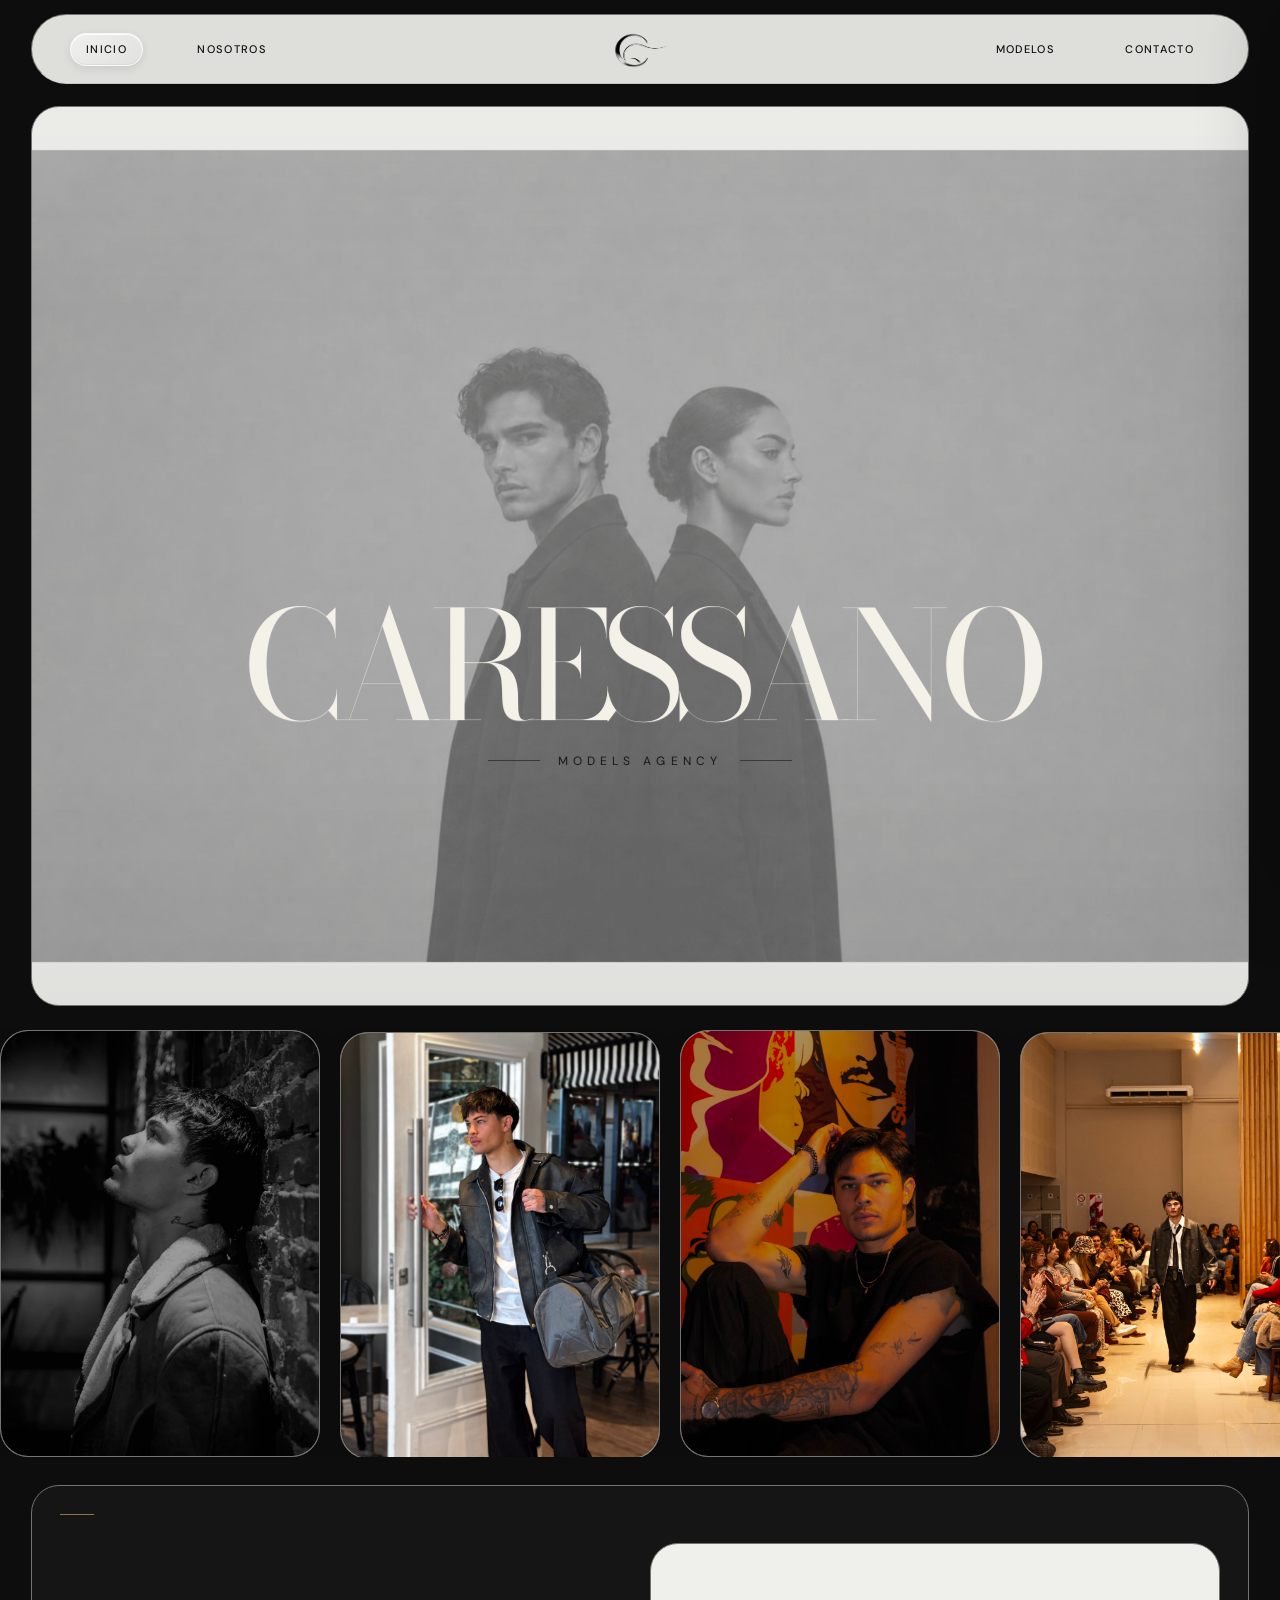
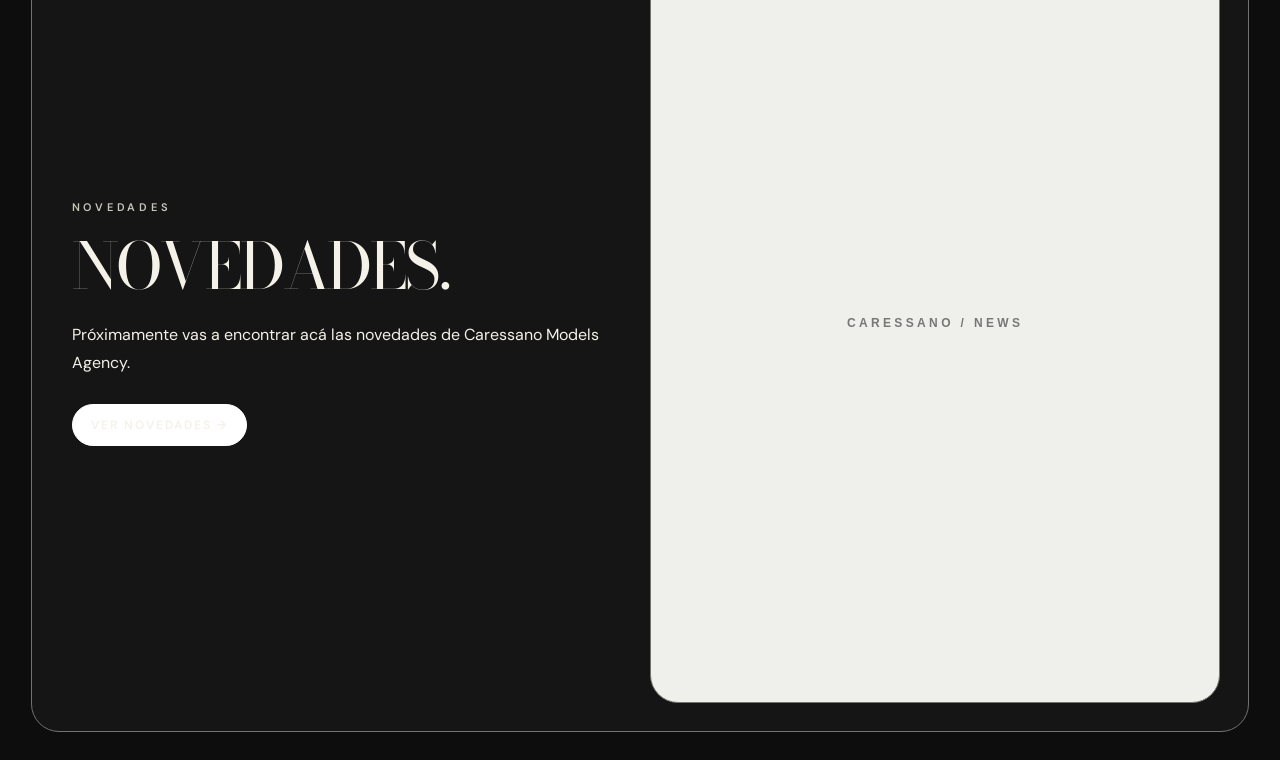
<file: index.html>
<!doctype html>
<html lang="es">
<head>

  <meta charset="utf-8"><meta name="viewport" content="width=device-width,initial-scale=1,viewport-fit=cover">
  <title>Caressano Models Agency</title>
  <meta name="description" content="Caressano Models Agency · Río Cuarto, Córdoba, Argentina">
  <link rel="preconnect" href="https://fonts.googleapis.com"><link rel="preconnect" href="https://fonts.gstatic.com" crossorigin><link href="https://fonts.googleapis.com/css2?family=Ballet:opsz@16..72&family=Bodoni+Moda:opsz,wght@6..96,400;6..96,600&family=Cormorant+Garamond:ital,wght@0,400;1,400&family=Great+Vibes&family=Italianno&family=Libre+Bodoni:ital,wght@0,400;1,400&family=Parisienne&family=Pinyon+Script&family=Prata&family=Sacramento&family=Tenor+Sans&display=swap" rel="stylesheet"><link rel="stylesheet" href="styles.css?v=20261109-tarjetas4">
<link rel="stylesheet" href="rounded-design.css?v=20261109-tarjetas4"></head>
<body class="v5-home v5-clean">
<div id="pageTransition" class="page-transition active"><span>CARESSANO</span></div>
<header class="v5-nav">
  <div class="v5-nav-left"><a href="index.html" class="v5-link active">INICIO</a><a href="nosotros.html" class="v5-link">NOSOTROS</a></div>
  <a href="index.html" class="v5-logo" aria-label="Caressano Models - Inicio"><img src="caressano-mark.png" alt="Caressano"></a>
  <nav class="v5-nav-right" aria-label="Navegación principal">
    <a href="models.html" class="v5-link">MODELOS</a>
    <button class="v5-link v5-contact-nav" id="contactOpen" type="button">CONTACTO</button>
  </nav>
</header>
<main class="clean-hero" aria-label="Caressano Models Agency">
  <div class="clean-photo-slot" id="heroPhoto" aria-hidden="true"></div>
  <div class="clean-lockup">
    <div class="clean-brand">CARESSANO</div>
    <div class="clean-subtitle"><span></span>MODELS AGENCY<span></span></div>
  </div>
</main>
<section class="premium-reel" id="premiumReel" aria-label="Editorial Caressano" hidden>
  <div class="premium-reel-track" id="premiumReelTrack"></div>
</section>
<section class="v5-represent caressano-news-represent" id="novedades" aria-label="Novedades Caressano">
  <div class="news-section-shell">
    <div class="v5-represent-inner news-represent-inner">
      <p class="v5-represent-kicker">NOVEDADES</p>
      <div id="newsCollage"></div>
    </div>
    <div class="news-feature-media" id="newsFeatureMedia" aria-label="Imagen destacada de novedades">
      <span>CARESSANO / NEWS</span>
    </div>
  </div>
</section>
<aside class="v5-drawer" id="contactDrawer" aria-hidden="true">
  <button class="v5-close" id="contactClose" aria-label="Cerrar contacto">×</button>
  <h2>CONTACTO</h2>
  <section><h3>INSTAGRAM</h3><a href="https://www.instagram.com/caressanomodels/" target="_blank" rel="noopener">◎ &nbsp; @CARESSANOMODELS</a></section>
  <section><h3>CONTACTO</h3><a href="mailto:info@caressanomodels.com">✉ &nbsp; INFO@CARESSANOMODELS.COM</a><a href="tel:+543581234567">☎ &nbsp; +54 9 358 123 4567</a></section>
  <section><h3>UBICACIÓN</h3><a class="drawer-location" href="https://www.google.com/maps/search/?api=1&query=R%C3%ADo+Cuarto%2C+C%C3%B3rdoba%2C+Argentina" target="_blank" rel="noopener">⌖ &nbsp; RÍO CUARTO, CÓRDOBA<br><span>ARGENTINA</span></a></section>
</aside>
<div class="v5-backdrop" id="contactBackdrop"></div>
<script src="hero-motion.js?v=20261109-tarjetas4"></script>
<script src="image-framing.js?v=20261109-tarjetas4"></script>
<script src="rounded-design.js?v=20261109-tarjetas4"></script>
<script src="app.js?v=20261109-tarjetas4"></script>
</body></html>
</file>
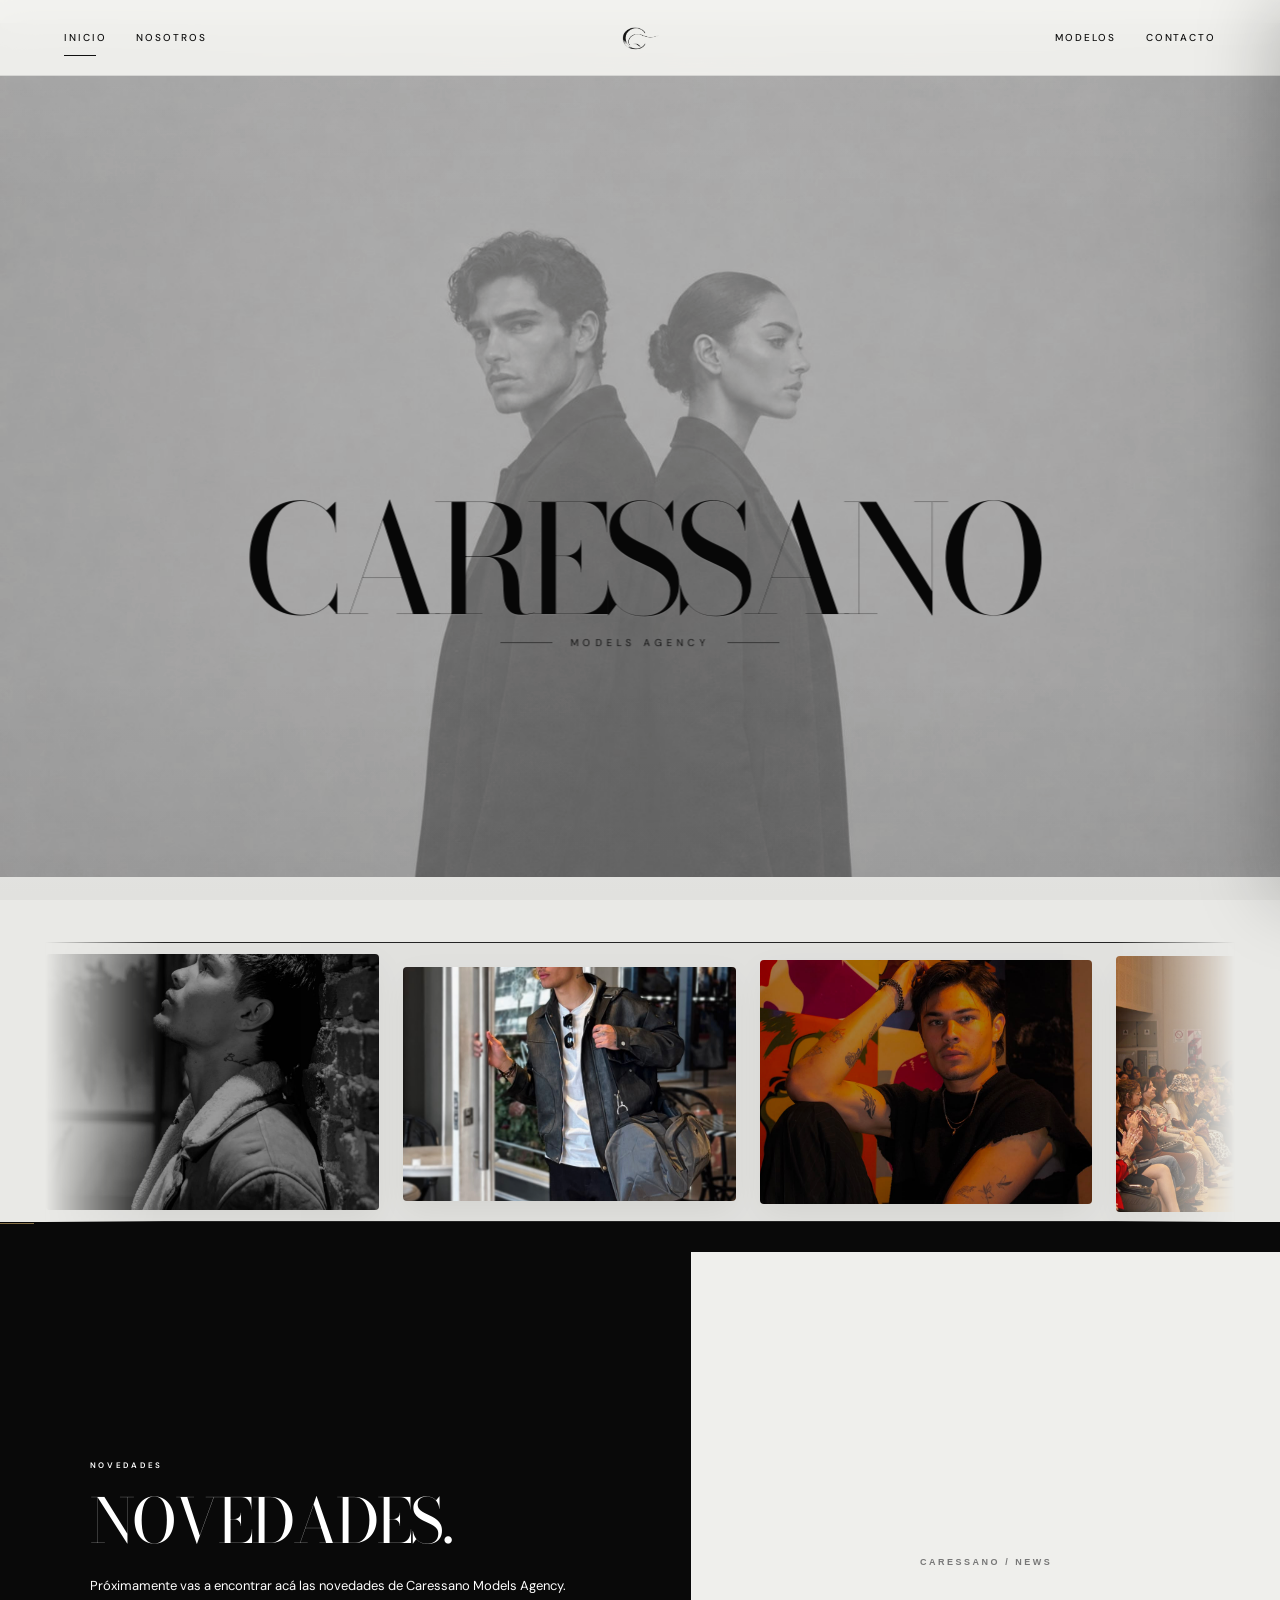
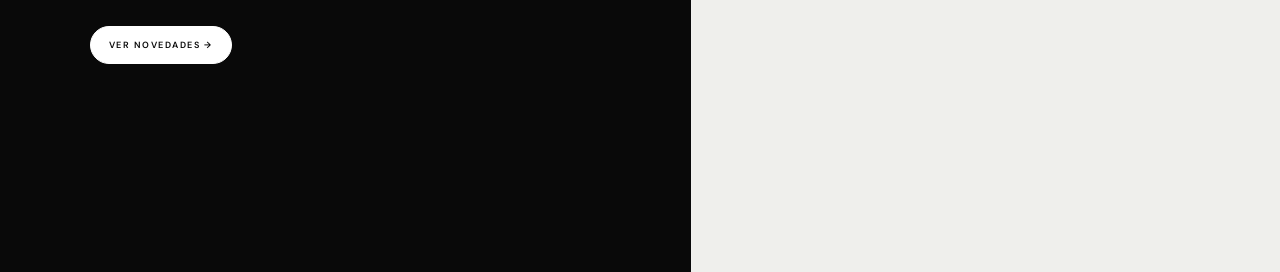
<file: caressano-models-main/index.html>
<!doctype html>
<html lang="es">
<head>

  <meta charset="utf-8"><meta name="viewport" content="width=device-width,initial-scale=1,viewport-fit=cover">
  <title>Caressano Models Agency</title>
  <meta name="description" content="Caressano Models Agency · Río Cuarto, Córdoba, Argentina">
  <link rel="preconnect" href="https://fonts.googleapis.com"><link rel="preconnect" href="https://fonts.gstatic.com" crossorigin><link href="https://fonts.googleapis.com/css2?family=Ballet:opsz@16..72&family=Bodoni+Moda:opsz,wght@6..96,400;6..96,600&family=Cormorant+Garamond:ital,wght@0,400;1,400&family=Great+Vibes&family=Italianno&family=Libre+Bodoni:ital,wght@0,400;1,400&family=Parisienne&family=Pinyon+Script&family=Prata&family=Sacramento&family=Tenor+Sans&display=swap" rel="stylesheet"><link rel="stylesheet" href="styles.css">
</head>
<body class="v5-home v5-clean">
<div id="pageTransition" class="page-transition active"><span>CARESSANO</span></div>
<header class="v5-nav">
  <div class="v5-nav-left"><a href="index.html" class="v5-link active">INICIO</a><a href="nosotros.html" class="v5-link">NOSOTROS</a></div>
  <a href="index.html" class="v5-logo" aria-label="Caressano Models - Inicio"><img src="caressano-mark.png" alt="Caressano"></a>
  <nav class="v5-nav-right" aria-label="Navegación principal">
    <a href="models.html" class="v5-link">MODELOS</a>
    <button class="v5-link v5-contact-nav" id="contactOpen" type="button">CONTACTO</button>
  </nav>
</header>
<main class="clean-hero" aria-label="Caressano Models Agency">
  <div class="clean-photo-slot" id="heroPhoto" aria-hidden="true"></div>
  <div class="clean-lockup">
    <div class="clean-brand">CARESSANO</div>
    <div class="clean-subtitle"><span></span>MODELS AGENCY<span></span></div>
  </div>
</main>
<section class="premium-reel" id="premiumReel" aria-label="Editorial Caressano" hidden>
  <div class="premium-reel-track" id="premiumReelTrack"></div>
</section>
<section class="v5-represent caressano-news-represent" id="novedades" aria-label="Novedades Caressano">
  <div class="news-section-shell">
    <div class="v5-represent-inner news-represent-inner">
      <p class="v5-represent-kicker">NOVEDADES</p>
      <div id="newsCollage"></div>
    </div>
    <div class="news-feature-media" id="newsFeatureMedia" aria-label="Imagen destacada de novedades">
      <span>CARESSANO / NEWS</span>
    </div>
  </div>
</section>
<aside class="v5-drawer" id="contactDrawer" aria-hidden="true">
  <button class="v5-close" id="contactClose" aria-label="Cerrar contacto">×</button>
  <h2>CONTACTO</h2>
  <section><h3>INSTAGRAM</h3><a href="https://www.instagram.com/caressanomodels/" target="_blank" rel="noopener">◎ &nbsp; @CARESSANOMODELS</a></section>
  <section><h3>CONTACTO</h3><a href="mailto:info@caressanomodels.com">✉ &nbsp; INFO@CARESSANOMODELS.COM</a><a href="tel:+543581234567">☎ &nbsp; +54 9 358 123 4567</a></section>
  <section><h3>UBICACIÓN</h3><a class="drawer-location" href="https://www.google.com/maps/search/?api=1&query=R%C3%ADo+Cuarto%2C+C%C3%B3rdoba%2C+Argentina" target="_blank" rel="noopener">⌖ &nbsp; RÍO CUARTO, CÓRDOBA<br><span>ARGENTINA</span></a></section>
</aside>
<div class="v5-backdrop" id="contactBackdrop"></div>
<script src="app.js?v=20261019-persistence"></script>
</body></html>
</file>
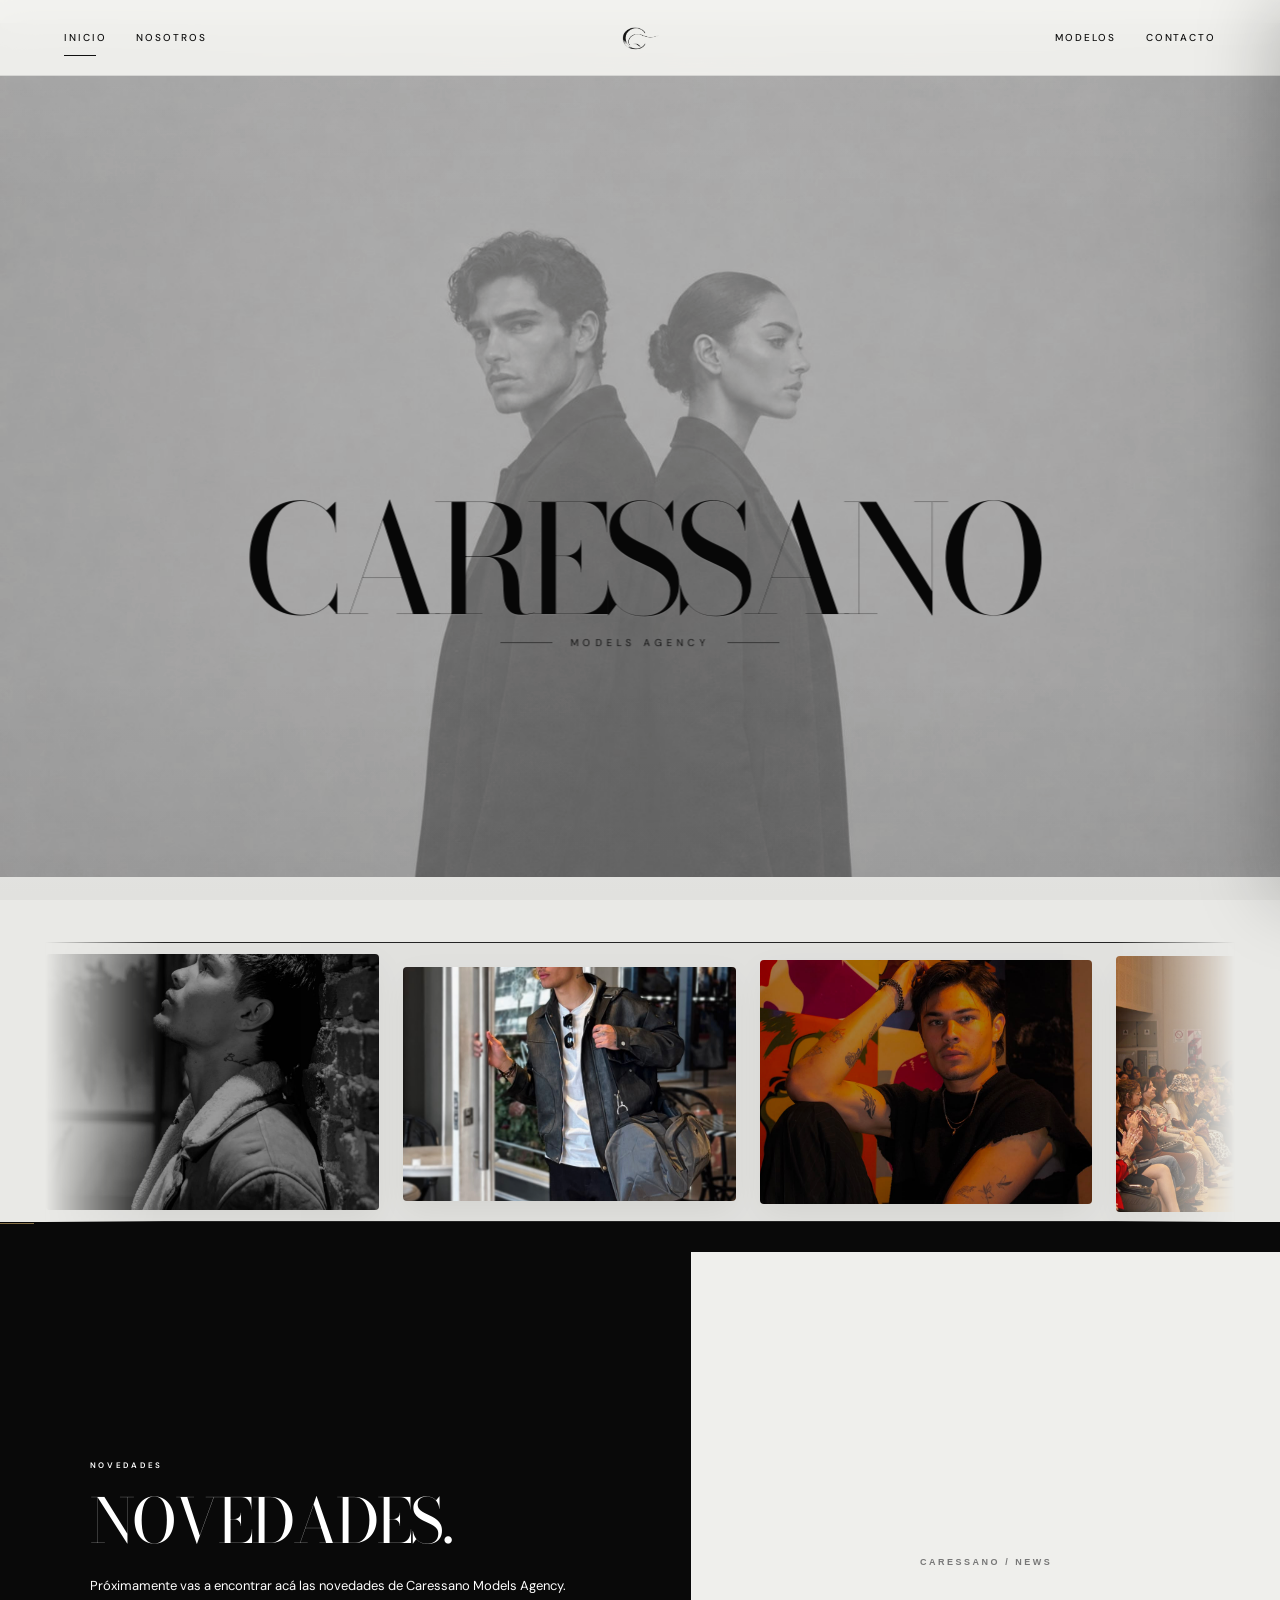
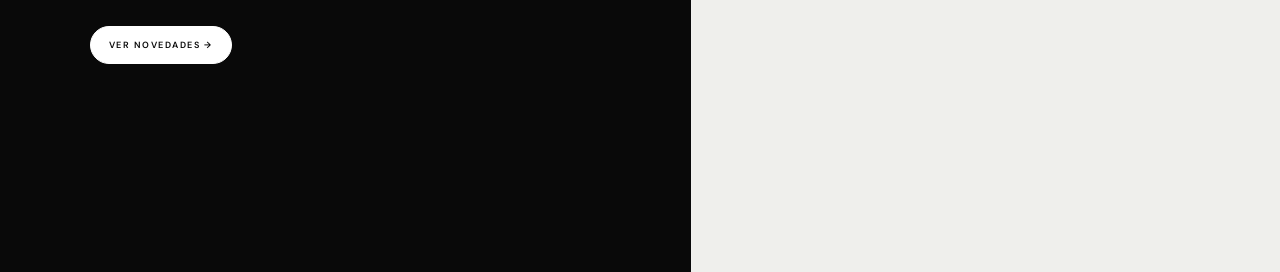
<file: caressano-models-storage-v2/index.html>
<!doctype html>
<html lang="es">
<head>

  <meta charset="utf-8"><meta name="viewport" content="width=device-width,initial-scale=1,viewport-fit=cover">
  <title>Caressano Models Agency</title>
  <meta name="description" content="Caressano Models Agency · Río Cuarto, Córdoba, Argentina">
  <link rel="preconnect" href="https://fonts.googleapis.com"><link rel="preconnect" href="https://fonts.gstatic.com" crossorigin><link href="https://fonts.googleapis.com/css2?family=Ballet:opsz@16..72&family=Bodoni+Moda:opsz,wght@6..96,400;6..96,600&family=Cormorant+Garamond:ital,wght@0,400;1,400&family=Great+Vibes&family=Italianno&family=Libre+Bodoni:ital,wght@0,400;1,400&family=Parisienne&family=Pinyon+Script&family=Prata&family=Sacramento&family=Tenor+Sans&display=swap" rel="stylesheet"><link rel="stylesheet" href="styles.css">
</head>
<body class="v5-home v5-clean">
<div id="pageTransition" class="page-transition active"><span>CARESSANO</span></div>
<header class="v5-nav">
  <div class="v5-nav-left"><a href="index.html" class="v5-link active">INICIO</a><a href="nosotros.html" class="v5-link">NOSOTROS</a></div>
  <a href="index.html" class="v5-logo" aria-label="Caressano Models - Inicio"><img src="caressano-mark.png" alt="Caressano"></a>
  <nav class="v5-nav-right" aria-label="Navegación principal">
    <a href="models.html" class="v5-link">MODELOS</a>
    <button class="v5-link v5-contact-nav" id="contactOpen" type="button">CONTACTO</button>
  </nav>
</header>
<main class="clean-hero" aria-label="Caressano Models Agency">
  <div class="clean-photo-slot" id="heroPhoto" aria-hidden="true"></div>
  <div class="clean-lockup">
    <div class="clean-brand">CARESSANO</div>
    <div class="clean-subtitle"><span></span>MODELS AGENCY<span></span></div>
  </div>
</main>
<section class="premium-reel" id="premiumReel" aria-label="Editorial Caressano" hidden>
  <div class="premium-reel-track" id="premiumReelTrack"></div>
</section>
<section class="v5-represent caressano-news-represent" id="novedades" aria-label="Novedades Caressano">
  <div class="news-section-shell">
    <div class="v5-represent-inner news-represent-inner">
      <p class="v5-represent-kicker">NOVEDADES</p>
      <div id="newsCollage"></div>
    </div>
    <div class="news-feature-media" id="newsFeatureMedia" aria-label="Imagen destacada de novedades">
      <span>CARESSANO / NEWS</span>
    </div>
  </div>
</section>
<aside class="v5-drawer" id="contactDrawer" aria-hidden="true">
  <button class="v5-close" id="contactClose" aria-label="Cerrar contacto">×</button>
  <h2>CONTACTO</h2>
  <section><h3>INSTAGRAM</h3><a href="https://www.instagram.com/caressanomodels/" target="_blank" rel="noopener">◎ &nbsp; @CARESSANOMODELS</a></section>
  <section><h3>CONTACTO</h3><a href="mailto:info@caressanomodels.com">✉ &nbsp; INFO@CARESSANOMODELS.COM</a><a href="tel:+543581234567">☎ &nbsp; +54 9 358 123 4567</a></section>
  <section><h3>UBICACIÓN</h3><a class="drawer-location" href="https://www.google.com/maps/search/?api=1&query=R%C3%ADo+Cuarto%2C+C%C3%B3rdoba%2C+Argentina" target="_blank" rel="noopener">⌖ &nbsp; RÍO CUARTO, CÓRDOBA<br><span>ARGENTINA</span></a></section>
</aside>
<div class="v5-backdrop" id="contactBackdrop"></div>
<script src="app.js?v=20261022-storage-v2"></script>
</body></html>
</file>
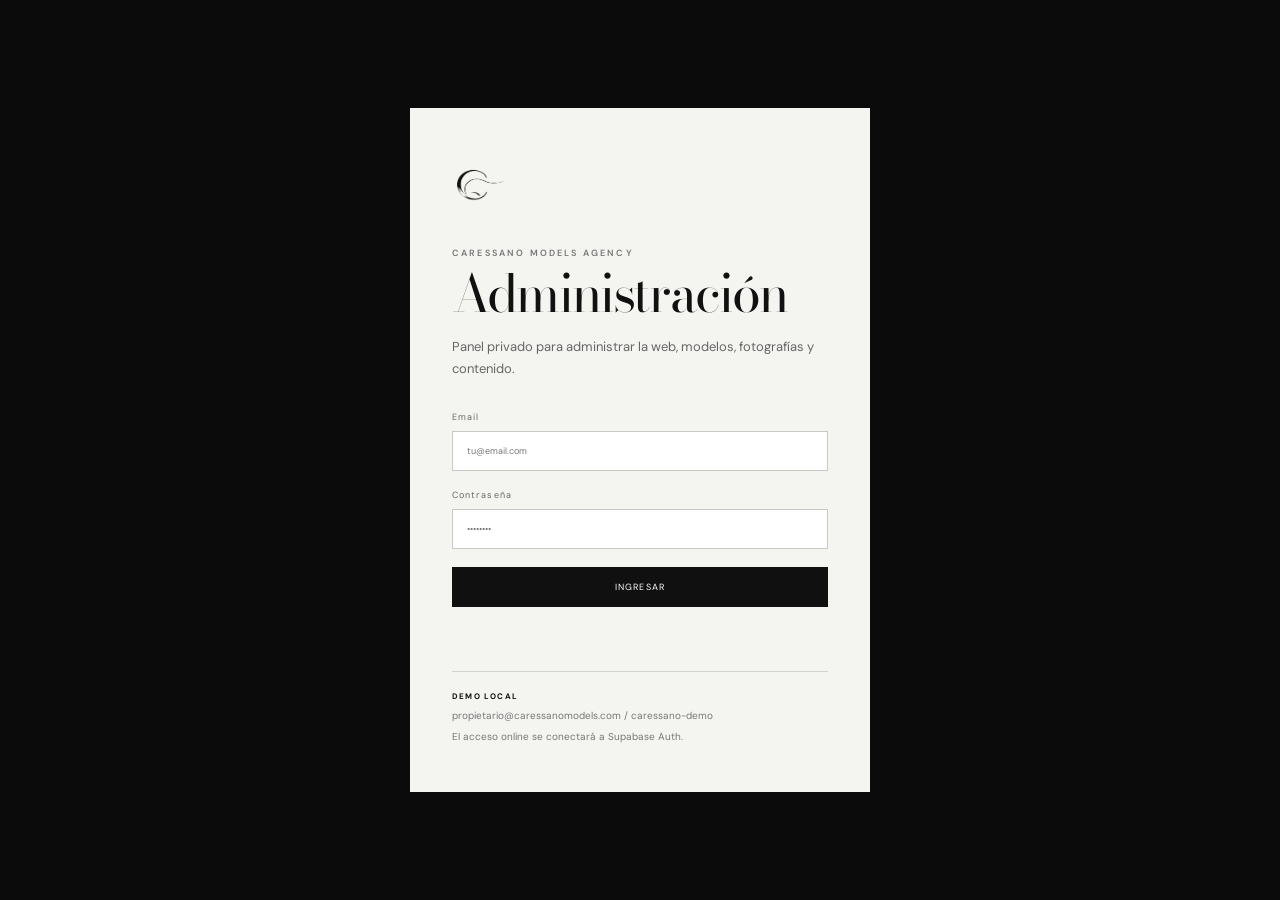
<file: admin.html>
<!doctype html>
<html lang="es">
<head>
  <meta charset="utf-8">
  <meta name="viewport" content="width=device-width,initial-scale=1,viewport-fit=cover">
  <title>Administración | Caressano Models</title>
  <link rel="preconnect" href="https://fonts.googleapis.com"><link rel="preconnect" href="https://fonts.gstatic.com" crossorigin><link href="https://fonts.googleapis.com/css2?family=Ballet:opsz@16..72&family=Bodoni+Moda:opsz,wght@6..96,400;6..96,600&family=Cormorant+Garamond:ital,wght@0,400;1,400&family=Great+Vibes&family=Italianno&family=Libre+Bodoni:ital,wght@0,400;1,400&family=Parisienne&family=Pinyon+Script&family=Prata&family=Sacramento&family=Tenor+Sans&display=swap" rel="stylesheet"><link rel="stylesheet" href="styles.css?v=20261109-tarjetas4">
<link rel="stylesheet" href="rounded-design.css?v=20261109-tarjetas4"></head>
<body class="admin-page admin-v6">
<section class="admin-login" id="adminLogin">
  <div class="admin-login-card admin-login-card-pro">
    <img src="caressano-mark.png" alt="Caressano" class="admin-login-mark">
    <p class="admin-eyebrow">CARESSANO MODELS AGENCY</p>
    <h1>Administración</h1>
    <p class="admin-login-copy">Panel privado para administrar la web, modelos, fotografías y contenido.</p>
    <form id="loginForm" class="admin-login-form">
      <label>Email<input id="loginEmail" type="email" autocomplete="username" placeholder="tu@email.com" required></label>
      <label>Contraseña<input id="loginPassword" type="password" autocomplete="current-password" placeholder="••••••••" required></label>
      <button class="admin-primary" type="submit">INGRESAR</button>
      <p id="loginError" class="admin-login-error" aria-live="polite"></p>
    </form>
    <div class="admin-demo-note"><b>DEMO LOCAL</b><span>propietario@caressanomodels.com / caressano-demo</span><span>El acceso online se conectará a Supabase Auth.</span></div>
  </div>
</section>

<div class="admin-shell" id="adminShell" hidden>
  <header class="admin-header admin-header-v5">
    <a class="admin-brand" href="index.html" target="_blank"><img src="caressano-mark.png" alt=""><span>CARESSANO <small>CONTROL CENTER</small></span></a>
    <div class="admin-header-actions"><span class="admin-role-pill">PROPIETARIO</span><span id="globalStatus" class="admin-global-status">● LISTO</span><a href="index.html" target="_blank">VER SITIO ↗</a><button id="retryPublish" type="button">PUBLICAR PENDIENTES</button><button id="logoutBtn" type="button">SALIR</button></div>
  </header>

  <main class="admin-layout admin-layout-v5">
    <aside class="admin-sidebar admin-sidebar-pro">
      <p class="admin-sidebar-label">GESTIÓN</p>
      <button class="tab active" data-tab="resumen"><span>01</span>Resumen</button>
      <button class="tab" data-tab="inicio"><span>02</span>Inicio</button>
      <button class="tab" data-tab="modelos"><span>03</span>Modelos</button>
      <button class="tab" data-tab="nosotros"><span>04</span>Nosotros</button>
      <button class="tab" data-tab="contacto"><span>05</span>Contacto</button>
      <button class="tab" data-tab="diseno"><span>06</span>Diseño</button>
      <p class="admin-sidebar-label admin-sidebar-label-second">SISTEMA</p>
      <button class="tab" data-tab="backups"><span>07</span>Backups</button>
      <button class="tab" data-tab="usuarios"><span>08</span>Usuarios</button>
      <div class="admin-sidebar-bottom"><span>CARESSANO V8</span><small>Original Control Center Pro</small></div>
    </aside>

    <section class="admin-content admin-content-v5">
      <div id="tab-resumen" class="tab-panel active">
        <div class="admin-title-row"><div><p class="admin-eyebrow">CENTRO DE CONTROL</p><h1>Resumen</h1><p class="muted">Todo lo importante de la web en un solo lugar.</p></div><div class="admin-top-actions"><button class="admin-publish" data-go="backups">CREAR BACKUP</button><a class="admin-primary admin-a-btn" href="index.html" target="_blank">VER WEB ↗</a></div></div>
        <div class="admin-stat-grid admin-stat-grid-pro">
          <article><span>PUBLICADOS</span><strong id="publishedCount">0</strong><small>Modelos visibles</small></article>
          <article><span>BORRADORES</span><strong id="draftCount">0</strong><small>Perfiles sin publicar</small></article>
          <article><span>FOTOS PORTFOLIO</span><strong id="portfolioCount">0</strong><small>Imágenes cargadas</small></article>
          <article><span>NOSOTROS</span><strong id="aboutPhotoCount">0</strong><small>Cuadros de foto</small></article>
        </div>
        <div class="admin-dashboard-grid">
          <section class="admin-card-pro"><div class="admin-card-head"><div><p class="admin-eyebrow">ACCESOS RÁPIDOS</p><h2>Editar</h2></div></div><div class="admin-quick-grid admin-quick-grid-pro">
            <button class="admin-quick" data-go="modelos"><b>+ NUEVO MODELO</b><span>Perfil, medidas y portfolio</span></button>
            <button class="admin-quick" data-go="inicio"><b>PORTADA</b><span>Textos principales</span></button>
            <button class="admin-quick" data-go="nosotros"><b>NOSOTROS</b><span>Bloques y fotografías</span></button>
            <button class="admin-quick" data-go="diseno"><b>DISEÑO</b><span>Colores, tamaños y fondo</span></button>
          </div></section>
          <section class="admin-card-pro"><div class="admin-card-head"><div><p class="admin-eyebrow">ESTADO</p><h2>Publicación</h2></div></div><div class="admin-health-list">
            <div><span>Contenido local</span><b class="ok">LISTO</b></div><div><span>Panel responsive</span><b class="ok">LISTO</b></div><div><span>Base de datos Supabase</span><b class="pending">EN CONEXIÓN</b></div><div><span>Hosting público</span><b class="pending">PENDIENTE</b></div>
          </div></section>
        </div>
        <div class="admin-notice-dark"><b>Modo local seguro</b><p>Los cambios de esta versión se guardan en este navegador. Usá Backups para exportar una copia antes de cambios grandes. Cuando terminemos la conexión con Supabase, este mismo panel guardará online.</p></div>
      </div>

      <div id="tab-inicio" class="tab-panel">
        <div class="admin-title-row"><div><p class="admin-eyebrow">CONTENIDO</p><h1>Inicio</h1><p class="muted">Editá los textos visibles de la portada sin tocar código.</p></div><a class="admin-publish admin-a-btn" href="index.html" target="_blank">PREVISUALIZAR ↗</a></div>
        <div class="admin-code-note"><b>CÓDIGO + PANEL</b><p>Si editás HTML/CSS/JS en Visual Studio y no ves el cambio, es porque existe una personalización guardada en el navegador. Ahora cada bloque tiene <strong>RESTAURAR DESDE CÓDIGO</strong>: borra solo la personalización de ese bloque y vuelve a usar lo escrito en los archivos.</p></div><form id="homeForm" class="admin-form-card admin-wide-card">
          <div class="admin-section-block admin-priority-block"><div class="admin-photo-heading"><div><p class="admin-eyebrow">PORTADA · TEXTOS PRINCIPALES</p><h2>Marca y subtítulo</h2><p class="muted">Estos campos controlan directamente las palabras grandes de la portada.</p></div></div><div class="admin-form-two"><label><b>CARESSANO</b><input name="brand" placeholder="CARESSANO"><small class="admin-field-note">Marca principal de la portada.</small></label><label><b>MODELS AGENCY</b><input name="subtitle" placeholder="MODELS AGENCY"><small class="admin-field-note">Subtítulo ubicado debajo de CARESSANO.</small></label></div><label>Palabras laterales<textarea name="values" rows="3" placeholder="FASHION\nTALENT\nIDENTITY"></textarea><small class="admin-field-note">Una palabra por línea.</small></label><div class="admin-section-actions"><button type="button" class="admin-primary" data-save-home="brand,subtitle,values">GUARDAR ESTE BLOQUE</button><button type="button" class="admin-publish" data-reset-home="brand,subtitle,values">RESTAURAR DESDE CÓDIGO</button><span class="admin-save-msg" data-msg-home></span></div></div>
          <div class="admin-section-block admin-priority-block"><h2>CARESSANO · control de portada</h2><p class="muted">Mové el lockup completo, cambiá tipografías, tamaños y colores, u ocultalo sin borrar el contenido.</p><div class="admin-form-two"><label>Posición horizontal<div class="admin-range-row"><input name="brandX" type="range" min="-45" max="45"><output data-home-output="brandX"></output></div></label><label>Posición vertical<div class="admin-range-row"><input name="brandY" type="range" min="-35" max="35"><output data-home-output="brandY"></output></div></label></div><label class="admin-check"><input name="brandVisible" type="checkbox"> Mostrar CARESSANO + MODELS AGENCY</label><div class="admin-section-actions"><button type="button" class="admin-primary" data-save-home="brandX,brandY,brandVisible">GUARDAR POSICIÓN / VISIBILIDAD</button><button type="button" class="admin-publish" data-reset-home="brandX,brandY,brandVisible">RESTAURAR POSICIÓN</button><span class="admin-save-msg" data-msg-home></span></div></div>
          <div class="admin-section-block admin-news-section-editor"><div class="admin-photo-heading"><div><p class="admin-eyebrow">NOVEDADES</p><h2>Texto + imagen destacada</h2><p class="muted">La foto ocupa el bloque derecho de Novedades. Los colores de esta sección se guardan aparte y no modifican Modelos, Talent &amp; Discipline ni otros botones.</p></div><button id="addNewsItem" class="admin-publish" type="button">+ AGREGAR NOVEDAD</button></div><div class="admin-news-layout-editor"><div><div id="newsAdminList" class="admin-news-list"></div></div><div class="admin-news-image-card"><label class="admin-photo-upload admin-news-feature-upload" id="newsFeatureUpload"><input id="newsFeatureInput" type="file" accept="image/*"><span>+ CARGAR / CAMBIAR FOTO</span></label><button type="button" id="removeNewsFeature" class="admin-danger">QUITAR FOTO</button></div></div><div class="admin-form-five"><label>Fondo sección<input id="newsSectionBg" type="color" value="#090909"></label><label>Títulos<input id="newsTextColor" type="color" value="#ffffff"></label><label>Subtítulos<input id="newsBodyColor" type="color" value="#ffffff"></label><label>Botón VER NOVEDADES<input id="newsButtonBg" type="color" value="#ffffff"></label><label>Texto del botón<input id="newsButtonText" type="color" value="#090909"></label></div><div class="admin-design-section" style="margin-top:18px"><h3>Foto destacada · tamaño y filtro</h3><div class="admin-visual-grid"><label>Ancho del bloque <div class="admin-range-row"><input id="newsImageWidth" type="range" min="25" max="65" value="46"><output id="newsImageWidthOut">46%</output></div></label><label>Altura de la sección <div class="admin-range-row"><input id="newsImageHeight" type="range" min="420" max="900" step="10" value="620"><output id="newsImageHeightOut">620px</output></div></label><label>Ajuste de foto<select id="newsImageFit"><option value="cover">Cubrir el recuadro</option><option value="contain">Mostrar foto completa</option></select></label><label>Filtro<select id="newsImageFilter"><option value="natural">Color natural</option><option value="mono">Blanco y negro</option></select></label></div></div><div class="admin-section-actions"><button type="button" id="saveNewsSection" class="admin-primary">GUARDAR NOVEDADES</button><button type="button" id="resetNewsSection" class="admin-publish">RESTAURAR DESDE CÓDIGO</button><span class="admin-save-msg" id="newsSaveMsg"></span></div></div>
          <div class="admin-section-block admin-banner-editor"><div class="admin-photo-heading"><div><h2>Banner editorial en movimiento</h2><p class="muted">Elegí si querés mostrar fotos en movimiento o un video MP4.</p></div><label class="admin-file-button">+ AGREGAR FOTOS / VIDEO<input id="bannerMediaInput" type="file" accept="image/*,video/mp4" multiple></label></div><div class="admin-form-two"><label>Tipo de banner<select id="bannerMode"><option value="photos">FOTOS</option><option value="video">VIDEO MP4</option></select></label><label class="admin-check"><input id="bannerEnabled" type="checkbox"> Mostrar banner en Inicio</label></div><div class="admin-visual-grid"><label>Altura del banner <div class="admin-range-row"><input id="bannerHeight" type="range" min="180" max="620" step="10"><output id="bannerHeightOut"></output></div></label><label>Velocidad <div class="admin-range-row"><input id="bannerSpeed" type="range" min="18" max="110" step="1"><output id="bannerSpeedOut"></output></div></label><label>Separación entre piezas <div class="admin-range-row"><input id="bannerGap" type="range" min="4" max="48" step="1"><output id="bannerGapOut"></output></div></label><label>Oscurecer <div class="admin-range-row"><input id="bannerOverlay" type="range" min="0" max="45" step="1"><output id="bannerOverlayOut"></output></div></label><label>Separación desde portada <div class="admin-range-row"><input id="bannerTopSpace" type="range" min="0" max="120" step="2"><output id="bannerTopSpaceOut"></output></div></label><label>Ancho de cada pieza <div class="admin-range-row"><input id="bannerItemWidth" type="range" min="18" max="48" step="1"><output id="bannerItemWidthOut"></output></div></label><label>Esquinas <div class="admin-range-row"><input id="bannerRadius" type="range" min="0" max="28" step="1"><output id="bannerRadiusOut"></output></div></label><label>Desvanecido lateral <div class="admin-range-row"><input id="bannerFade" type="range" min="0" max="18" step="1"><output id="bannerFadeOut"></output></div></label><label>Grosor del borde <div class="admin-range-row"><input id="bannerBorderWidth" type="range" min="0" max="8" step="1"><output id="bannerBorderWidthOut"></output></div></label></div><div id="bannerMediaList" class="admin-gallery-mini admin-banner-media-list"></div><div class="admin-section-actions"><button type="button" id="saveBannerSection" class="admin-primary">GUARDAR BANNER</button><button type="button" id="resetBannerSection" class="admin-publish">RESTAURAR DESDE CÓDIGO</button><span class="admin-save-msg" id="bannerSaveMsg"></span></div></div><div class="admin-save-row admin-sticky-actions"><button class="admin-primary" type="submit">GUARDAR TODO INICIO</button><button class="admin-publish" id="resetHome" type="button">RESTAURAR TODO INICIO</button><span class="admin-save-msg" id="homeSaveMsg"></span></div>
        </form>
      </div>

      <div id="tab-modelos" class="tab-panel">
        <div class="admin-title-row"><div><p class="admin-eyebrow">BOARD</p><h1>Modelos</h1><p class="muted">Creá, ordená, duplicá, editá y publicá perfiles.</p></div><button id="newModel" class="admin-primary">+ NUEVO MODELO</button></div>
        <form id="modelsCopyForm" class="admin-form-card admin-wide-card admin-copy-card">
          <div class="admin-section-block"><div class="admin-photo-heading"><div><p class="admin-eyebrow">TEXTOS DE LA PÁGINA MODELOS</p><h2>Talent &amp; Discipline + Modelos</h2><p class="muted">Texto, color, tipografía y tamaño independientes para los títulos principales.</p></div><a class="admin-publish admin-a-btn" href="models.html" target="_blank">PREVISUALIZAR ↗</a></div>
            <div class="admin-form-two"><label>Kicker superior<input name="introKicker"></label><label>Primera línea<input name="introTitle" placeholder="Talent &"></label></div>
            <div class="admin-form-two"><label>Segunda línea<input name="introAccent" placeholder="Discipline."></label><label>Kicker del board<input name="boardKicker"></label></div>
            <div class="admin-form-three"><label>Color Talent & Discipline<input name="introTitleColor" type="color"></label><label>Tipografía<select name="introTitleFont" class="font-picker"></select></label><label>Tamaño<input name="introTitleSize" type="number" min="28" max="180"></label></div>
            <label>Descripción superior<textarea name="introCopy" rows="3"></textarea></label>
            <label><b>Título del board</b><input name="boardTitle" placeholder="Modelos."></label>
            <div class="admin-form-three"><label>Color “Modelos”<input name="boardTitleColor" type="color"></label><label>Tipografía<select name="boardTitleFont" class="font-picker"></select></label><label>Tamaño<input name="boardTitleSize" type="number" min="24" max="140"></label></div><div class="admin-section-actions"><button type="button" class="admin-primary" data-save-modelcopy="introKicker,introTitle,introAccent,boardKicker,introTitleColor,introTitleFont,introTitleSize,introCopy,boardTitle,boardTitleColor,boardTitleFont,boardTitleSize">GUARDAR ESTE BLOQUE</button><button type="button" class="admin-publish" data-reset-modelcopy="introKicker,introTitle,introAccent,boardKicker,introTitleColor,introTitleFont,introTitleSize,introCopy,boardTitle,boardTitleColor,boardTitleFont,boardTitleSize">RESTAURAR DESDE CÓDIGO</button><span class="admin-save-msg" data-msg-modelcopy></span></div>
          </div>
          <div class="admin-section-block"><h2>Convocatoria / Postularme</h2><label>Título<textarea name="castingTitle" rows="2"></textarea></label><div class="admin-form-three"><label>Color del título<input name="castingTitleColor" type="color"></label><label>Tipografía<select name="castingTitleFont" class="font-picker"></select></label><label>Tamaño<input name="castingTitleSize" type="number" min="24" max="120"></label></div><div class="admin-section-actions"><button type="button" class="admin-primary" data-save-modelcopy="castingTitle,castingTitleColor,castingTitleFont,castingTitleSize">GUARDAR TEXTO</button><button type="button" class="admin-publish" data-reset-modelcopy="castingTitle,castingTitleColor,castingTitleFont,castingTitleSize">RESTAURAR TEXTO</button><span class="admin-save-msg" data-msg-modelcopy></span></div><div class="admin-isolated-controls"><p class="admin-eyebrow">BOTÓN POSTULARME · SOLO BOTÓN</p><div class="admin-form-two"><label>Fondo del botón<input id="postularButtonBg" type="color" value="#f2f2ee"></label><label>Texto del botón<input id="postularButtonText" type="color" value="#111111"></label></div><div class="admin-section-actions"><button type="button" id="savePostularButton" class="admin-primary">GUARDAR SOLO BOTÓN</button><button type="button" id="resetPostularButton" class="admin-publish">RESTAURAR BOTÓN</button><span class="admin-save-msg" id="postularButtonMsg"></span></div></div></div>
          <div class="admin-section-block" hidden style="display:none"><h2>Texto del portfolio individual</h2><div class="admin-form-two"><label>Kicker<input name="profilePortfolioKicker" placeholder="PORTFOLIO"></label><label>Primera línea<input name="profilePortfolioTitle" placeholder="Presencia."></label></div><label>Segunda línea / acento<input name="profilePortfolioAccent" placeholder="Identidad."></label><div class="admin-section-actions"><button type="button" class="admin-primary" data-save-modelcopy="profilePortfolioKicker,profilePortfolioTitle,profilePortfolioAccent">GUARDAR ESTE BLOQUE</button><button type="button" class="admin-publish" data-reset-modelcopy="profilePortfolioKicker,profilePortfolioTitle,profilePortfolioAccent">RESTAURAR DESDE CÓDIGO</button><span class="admin-save-msg" data-msg-modelcopy></span></div></div>
          <div class="admin-save-row"><button class="admin-primary" type="submit">GUARDAR TODO MODELOS</button><button class="admin-publish" id="resetModelsCopy" type="button">RESTAURAR TEXTOS</button><span class="admin-save-msg" id="modelsCopySaveMsg"></span></div>
        </form>
        <div class="admin-toolbar"><input id="modelSearch" type="search" placeholder="Buscar modelo…"><select id="modelFilter"><option value="all">Todos</option><option value="published">Publicados</option><option value="draft">Borradores</option><option value="placeholder">Espacios vacíos</option></select><span id="modelResultCount"></span></div>
        <div id="modelAdminList" class="admin-model-list"></div>
      </div>

      <div id="tab-nosotros" class="tab-panel">
        <div class="admin-title-row"><div><p class="admin-eyebrow">AGENCIA</p><h1>Nosotros</h1><p class="muted">Bloques de texto y fotografías administrables. Cada foto puede tener tamaño y posición X/Y propios para armar una composición libre, no una columna.</p></div><a class="admin-publish admin-a-btn" href="nosotros.html" target="_blank">PREVISUALIZAR ↗</a></div>
        <form id="aboutForm" class="admin-form-card admin-wide-card">
          <div class="admin-section-block"><div class="admin-photo-heading"><div><h2>Introducción</h2><p class="muted">Texto superior de la página.</p></div></div><label>Texto<textarea name="intro" rows="4"></textarea></label><div class="admin-size-line"><label>Tamaño <input name="introSize" type="number" min="10" max="40" step="1"><small>px</small></label></div><div class="admin-section-actions"><button type="button" id="saveAboutIntro" class="admin-primary">GUARDAR INTRODUCCIÓN</button><button type="button" id="resetAboutIntro" class="admin-publish">RESTAURAR DESDE CÓDIGO</button><span class="admin-save-msg" id="aboutIntroMsg"></span></div></div>
          <div class="admin-section-block"><div class="admin-photo-heading"><div><h2>Bloques de contenido</h2><p class="muted">Agregá, eliminá y reordená secciones. Usá **texto** para negrita.</p></div><button id="addAboutBlock" class="admin-publish" type="button">+ AGREGAR BLOQUE</button></div><div id="aboutBlocks" class="admin-block-list"></div></div>
          <div class="admin-section-block"><div class="admin-photo-heading"><div><h2>Fotos</h2><p class="muted">Se muestran en una cuadrícula de 2 columnas. Cada foto tiene encuadre, zoom, posición y filtro propios.</p></div><button id="addAboutPhoto" class="admin-publish" type="button">+ AGREGAR BLOQUE MULTIMEDIA</button></div><div class="admin-photo-slots" id="aboutPhotoSlots"></div></div>
          <div class="admin-section-block admin-banner-editor"><div class="admin-photo-heading"><div><h2>Banner final de Nosotros</h2><p class="muted">Banner independiente al final de la página. Puede ser fotos en movimiento o video MP4.</p></div><label class="admin-file-button">+ AGREGAR FOTOS / VIDEO<input id="aboutBannerMediaInput" type="file" accept="image/*,video/mp4" multiple></label></div><div class="admin-form-two"><label>Tipo de banner<select id="aboutBannerMode"><option value="photos">FOTOS</option><option value="video">VIDEO MP4</option></select></label><label class="admin-check"><input id="aboutBannerEnabled" type="checkbox"> Mostrar banner en Nosotros</label></div><div class="admin-visual-grid"><label>Altura <div class="admin-range-row"><input id="aboutBannerHeight" type="range" min="180" max="620" step="10"><output id="aboutBannerHeightOut"></output></div></label><label>Velocidad <div class="admin-range-row"><input id="aboutBannerSpeed" type="range" min="18" max="110"><output id="aboutBannerSpeedOut"></output></div></label><label>Separación <div class="admin-range-row"><input id="aboutBannerGap" type="range" min="4" max="48"><output id="aboutBannerGapOut"></output></div></label><label>Ancho de pieza <div class="admin-range-row"><input id="aboutBannerItemWidth" type="range" min="18" max="60"><output id="aboutBannerItemWidthOut"></output></div></label></div><div id="aboutBannerMediaList" class="admin-gallery-mini admin-banner-media-list"></div></div><div class="admin-save-row admin-sticky-actions"><button class="admin-primary" type="submit">GUARDAR NOSOTROS</button><span class="admin-save-msg" id="aboutSaveMsg"></span></div>
        </form>
      </div>

      <div id="tab-contacto" class="tab-panel">
        <div class="admin-title-row"><div><p class="admin-eyebrow">DATOS GLOBALES</p><h1>Contacto</h1><p class="muted">Una modificación acá se utiliza en toda la web.</p></div></div>
        <form id="contactForm" class="admin-form-card admin-contact-form">
          <label>Instagram<div class="admin-input-prefix"><span>@</span><input name="instagram"></div></label>
          <label>WhatsApp<input name="phone" placeholder="+54 9 358 ..."><small class="admin-field-note">Este número recibe las solicitudes de portfolio.</small></label>
          <label>Email<input name="email" type="email"></label>
          <label>Ubicación<input name="location"></label>
          <label>Enlace de Google Maps<input name="maps" type="url"></label>
          <div class="admin-contact-preview"><p class="admin-eyebrow">VISTA RÁPIDA</p><div id="contactPreview"></div></div>
          <div class="admin-save-row"><button class="admin-primary" type="submit">GUARDAR CONTACTO</button><span class="admin-save-msg" id="contactSaveMsg"></span></div>
        </form>
      </div>

      <div id="tab-diseno" class="tab-panel">
        <div class="admin-title-row"><div><p class="admin-eyebrow">APARIENCIA</p><h1>Diseño</h1><p class="muted">Control visual general con restauración segura.</p></div><a class="admin-publish admin-a-btn" href="index.html" target="_blank">VER RESULTADO ↗</a></div>
        <form id="visualForm" class="admin-form-card admin-visual-form admin-wide-card">
<div class="admin-design-section" id="heroMotionControls">
<h2>Animación de portada al bajar</h2><p class="muted">La foto se mueve más lento que el texto y la sección siguiente la cubre al subir. Estos controles afectan solo a Inicio. El número de WhatsApp y el contenido no se modifican.</p>
<div class="admin-visual-grid">
<label>Efecto de portada<select name="scrollEnabled"><option value="on" selected>Activado</option><option value="off" >Desactivado · diseño original</option></select></label>
<label>Intensidad de profundidad<div class="admin-range-row"><input type="range" name="scrollStrength" min="0" max="100" value="75" data-unit="%"><output data-motion-output="scrollStrength">75%</output></div></label>
<label>Desplazamiento adicional del título<div class="admin-range-row"><input type="range" name="scrollTextTravel" min="0" max="60" value="0" data-unit="%"><output data-motion-output="scrollTextTravel">0%</output></div></label>
<label>Desvanecer título al bajar<select name="scrollFade"><option value="off" selected>No</option><option value="on" >Sí</option></select></label>
<label>Altura de portada en computadora<div class="admin-range-row"><input type="range" name="scrollHeight" min="60" max="140" value="100" data-unit="% de pantalla"><output data-motion-output="scrollHeight">100% de pantalla</output></div></label>
<label>Altura de portada en celular<div class="admin-range-row"><input type="range" name="scrollMobileHeight" min="60" max="120" value="85" data-unit="% de pantalla"><output data-motion-output="scrollMobileHeight">85% de pantalla</output></div></label>
<label>Movimiento en celulares<select name="scrollMobile"><option value="off" >Sin movimiento</option><option value="soft" selected>Suave · recomendado</option><option value="full" >Igual que computadora</option></select></label>
<label>Menú al bajar<select name="scrollNav"><option value="dynamic" selected>Transparente al inicio y sólido al bajar</option><option value="original" >Conservar menú original</option></select></label>
<label>Cuándo cambia el menú<div class="admin-range-row"><input type="range" name="scrollNavThreshold" min="0" max="500" value="80" data-unit="px"><output data-motion-output="scrollNavThreshold">80px</output></div></label>
<label>Opacidad del menú al inicio<div class="admin-range-row"><input type="range" name="scrollNavTopOpacity" min="0" max="100" value="0" data-unit="%"><output data-motion-output="scrollNavTopOpacity">0%</output></div></label>
<label>Fondo del menú al inicio<input type="color" name="scrollNavTopBg" value="#f4f4f2"></label><label>Texto del menú al inicio<input type="color" name="scrollNavTopText" value="#111111"></label>
<label>Fondo del menú al bajar<input type="color" name="scrollNavBg" value="#f4f4f2"></label><label>Texto del menú al bajar<input type="color" name="scrollNavText" value="#111111"></label>
<label>Altura del menú al bajar<div class="admin-range-row"><input type="range" name="scrollNavHeight" min="54" max="100" value="68" data-unit="px"><output data-motion-output="scrollNavHeight">68px</output></div></label>
<label>Duración del cambio del menú<div class="admin-range-row"><input type="range" name="scrollNavDuration" min="0" max="1000" value="250" data-unit="ms"><output data-motion-output="scrollNavDuration">250ms</output></div></label>
</div><p class="muted">Si el visitante pide reducir movimiento en su navegador, el desplazamiento y el desvanecimiento se desactivan automáticamente. No hace falta cambiar la fotografía.</p>
<div class="admin-section-actions"><button type="button" class="admin-primary" data-save-visual-section>GUARDAR EFECTO</button><button type="button" class="admin-publish" data-reset-visual-section>RESTAURAR AJUSTES DEL EFECTO</button><button type="button" class="admin-publish" id="showHeroMotionPreview">MOSTRAR / OCULTAR VISTA PREVIA</button><span class="admin-save-msg" data-msg-visual></span></div>
<p class="muted">La vista previa es temporal: probá bajar dentro de ella. Solo GUARDAR EFECTO guarda y publica los valores.</p><iframe id="heroMotionPreview" title="Vista previa de la animación de portada" hidden style="width:100%;height:620px;border:1px solid #aaa;margin-top:16px;background:#f4f4f2"></iframe>
</div>
          <div class="admin-design-section"><div class="admin-photo-heading"><div><h2>Portada principal</h2><p class="muted">Reemplazá y encuadrá la imagen de portada.</p></div><button id="removeHeroImage" class="admin-danger" type="button">USAR FOTO ORIGINAL</button></div><label class="admin-hero-upload" id="heroUploadPreview"><input id="heroImageInput" type="file" accept="image/*"><span>CAMBIAR FONDO PRINCIPAL</span></label><div class="admin-visual-grid"><label>Ajuste<select name="heroFit"><option value="original">Diseño original</option><option value="contain">Mostrar completa</option><option value="cover">Cubrir pantalla</option><option value="custom">Tamaño personalizado</option></select></label><label>Escala <div class="admin-range-row"><input name="heroScale" type="range" min="40" max="180"><output data-output="heroScale"></output></div></label><label>Posición horizontal <div class="admin-range-row"><input name="heroPosX" type="range" min="0" max="100"><output data-output="heroPosX"></output></div></label><label>Posición vertical <div class="admin-range-row"><input name="heroPosY" type="range" min="0" max="100"><output data-output="heroPosY"></output></div></label><label>Filtro de portada<select name="heroFilter"><option value="natural">Color natural</option><option value="mono">Blanco y negro</option></select></label></div><div class="admin-section-actions"><button type="button" class="admin-primary" data-save-visual-section>GUARDAR ESTA SECCIÓN</button><button type="button" class="admin-publish" data-reset-visual-section>RESTAURAR DESDE CÓDIGO</button><span class="admin-save-msg" data-msg-visual></span></div></div>
          <div class="admin-design-section"><div class="admin-photo-heading"><div><h2>Tipografías</h2><p class="muted">Editoriales tipo Vogue, modernas y cursivas elegantes. Los cambios se guardan solo cuando presionás GUARDAR ESTA SECCIÓN.</p></div></div><div class="admin-visual-grid admin-font-grid"><label>CARESSANO<select name="fontBrand" class="font-picker"></select></label><label>MODELS AGENCY<select name="fontHeroSub" class="font-picker"></select></label><label>Títulos editoriales<select name="fontHeading" class="font-picker"></select></label><label>Acentos / cursivas<select name="fontAccent" class="font-picker"></select></label><label>Texto general<select name="fontBody" class="font-picker"></select></label><label>Navegación<select name="fontNav" class="font-picker"></select></label><label>Botones<select name="fontButtons" class="font-picker"></select></label><label>Nombres de modelos<select name="fontModel" class="font-picker"></select></label></div><div class="admin-section-actions"><button type="button" class="admin-primary" data-save-visual-section>GUARDAR ESTA SECCIÓN</button><button type="button" class="admin-publish" data-reset-visual-section>RESTAURAR DESDE CÓDIGO</button><span class="admin-save-msg" data-msg-visual></span></div></div>
          <div class="admin-design-section"><h2>Colores · control total</h2><p class="muted">Cada grupo se puede personalizar de forma independiente.</p><div class="admin-color-grid"><label>Fondo general<input name="bodyBg" type="color"></label><label>Texto general<input name="bodyText" type="color"></label><label>Fondo portada<input name="heroBg" type="color"></label><label>Header<input name="navBg" type="color"></label><label>Texto header<input name="navText" type="color"></label><label>Logo C<input name="logoColor" type="color"></label><label>CARESSANO<input name="heroTitle" type="color"></label><label>MODELS AGENCY<input name="heroSub" type="color"></label><label>Valores laterales<input name="heroValues" type="color"></label><label>Fondo banner móvil<input name="bannerBg" type="color"></label><label>Borde banner<input name="bannerBorder" type="color"></label><label>Color capa banner<input name="bannerOverlayColor" type="color"></label><label>Fondo Modelos<input name="modelsBg" type="color"></label><label>Texto Modelos<input name="modelsText" type="color"></label><label>Tarjetas modelos<input name="cardBg" type="color"></label><label>Texto tarjetas<input name="cardText" type="color"></label><label>Fondo Nosotros<input name="aboutBg" type="color"></label><label>Título Nosotros<input name="aboutTitleColor" type="color"></label><label>Texto Nosotros<input name="aboutText" type="color"></label><label>Números Nosotros<input name="aboutNumber" type="color"></label><label>Fondo perfil<input name="profileBg" type="color"></label><label>Texto perfil<input name="profileText" type="color"></label><label>Fondo oscuro / booking<input name="darkBg" type="color"></label><label>Texto sobre oscuro<input name="darkText" type="color"></label><label>Drawer contacto<input name="drawerBg" type="color"></label><label>Texto drawer<input name="drawerText" type="color"></label><label>Acento general<input name="accent" type="color"></label><label>Texto secundario<input name="mutedText" type="color"></label></div><div class="admin-section-actions"><button type="button" class="admin-primary" data-save-visual-section>GUARDAR ESTA SECCIÓN</button><button type="button" class="admin-publish" data-reset-visual-section>RESTAURAR DESDE CÓDIGO</button><span class="admin-save-msg" data-msg-visual></span></div></div>
          <div class="admin-design-section"><h2>Tamaños tipográficos</h2><div class="admin-visual-grid"><label>CARESSANO <div class="admin-range-row"><input name="heroTitleSize" type="range" min="60" max="240" step="2"><output data-output="heroTitleSize"></output></div></label><label>MODELS AGENCY <div class="admin-range-row"><input name="heroSubtitleSize" type="range" min="7" max="30"><output data-output="heroSubtitleSize"></output></div></label><label>Título Novedades <div class="admin-range-row"><input name="representTitleSize" type="range" min="28" max="110"><output data-output="representTitleSize"></output></div></label><label>Título Modelos <div class="admin-range-row"><input name="modelsTitleSize" type="range" min="42" max="150" step="2"><output data-output="modelsTitleSize"></output></div></label><label>Título Nosotros <div class="admin-range-row"><input name="aboutTitleSize" type="range" min="48" max="190" step="2"><output data-output="aboutTitleSize"></output></div></label><label>Nombre del modelo <div class="admin-range-row"><input name="profileTitleSize" type="range" min="46" max="150" step="2"><output data-output="profileTitleSize"></output></div></label><label>Texto general <div class="admin-range-row"><input name="bodySize" type="range" min="12" max="24"><output data-output="bodySize"></output></div></label><label>Navegación <div class="admin-range-row"><input name="navSize" type="range" min="8" max="20"><output data-output="navSize"></output></div></label><label>Botones <div class="admin-range-row"><input name="buttonSize" type="range" min="8" max="20"><output data-output="buttonSize"></output></div></label></div><div class="admin-section-actions"><button type="button" class="admin-primary" data-save-visual-section>GUARDAR ESTA SECCIÓN</button><button type="button" class="admin-publish" data-reset-visual-section>RESTAURAR DESDE CÓDIGO</button><span class="admin-save-msg" data-msg-visual></span></div></div>
          <div class="admin-design-section"><div class="admin-photo-heading"><div><h2>Modelos · acabado editorial</h2><p class="muted">Corregí el blanco y negro forzado y controlá el carácter de las fotos y tarjetas.</p></div></div><div class="admin-visual-grid"><label>Tratamiento de fotos<select name="modelImageStyle"><option value="natural">Color natural</option><option value="editorial">Editorial suave</option><option value="muted">Color desaturado premium</option><option value="mono">Blanco y negro</option></select></label><label>Tratamiento portfolio<select name="galleryImageStyle"><option value="natural">Color natural</option><option value="editorial">Editorial suave</option><option value="muted">Color desaturado premium</option><option value="mono">Blanco y negro</option></select></label><label>Separación tarjetas <div class="admin-range-row"><input name="modelCardGap" type="range" min="6" max="40" step="1"><output data-output="modelCardGap"></output></div></label><label>Esquinas tarjetas <div class="admin-range-row"><input name="modelCardRadius" type="range" min="0" max="26" step="1"><output data-output="modelCardRadius"></output></div></label><label>Altura de foto <div class="admin-range-row"><input name="modelPhotoHeight" type="range" min="320" max="680" step="10"><output data-output="modelPhotoHeight"></output></div></label><label>Elevación hover <div class="admin-range-row"><input name="modelHoverLift" type="range" min="0" max="18" step="1"><output data-output="modelHoverLift"></output></div></label></div><div class="admin-section-actions"><button type="button" class="admin-primary" data-save-visual-section>GUARDAR ESTA SECCIÓN</button><button type="button" class="admin-publish" data-reset-visual-section>RESTAURAR DESDE CÓDIGO</button><span class="admin-save-msg" data-msg-visual></span></div></div>
          <div class="admin-design-section"><div class="admin-photo-heading"><div><h2>Ritmo y composición</h2><p class="muted">Ajustes finos para que la página respire más o se vea más compacta.</p></div></div><div class="admin-visual-grid"><label>Espaciado de secciones <div class="admin-range-row"><input name="sectionSpacing" type="range" min="60" max="180" step="5"><output data-output="sectionSpacing"></output></div></label><label>Interlineado general <div class="admin-range-row"><input name="bodyLineHeight" type="range" min="130" max="220" step="5"><output data-output="bodyLineHeight"></output></div></label><label>Tracking títulos <div class="admin-range-row"><input name="headingTracking" type="range" min="-8" max="12" step="1"><output data-output="headingTracking"></output></div></label><label>Opacidad header <div class="admin-range-row"><input name="navOpacity" type="range" min="70" max="100" step="1"><output data-output="navOpacity"></output></div></label><label>Blur header <div class="admin-range-row"><input name="navBlur" type="range" min="0" max="30" step="1"><output data-output="navBlur"></output></div></label><label>Radio multimedia <div class="admin-range-row"><input name="mediaRadius" type="range" min="0" max="28" step="1"><output data-output="mediaRadius"></output></div></label></div><div class="admin-section-actions"><button type="button" class="admin-primary" data-save-visual-section>GUARDAR ESTA SECCIÓN</button><button type="button" class="admin-publish" data-reset-visual-section>RESTAURAR DESDE CÓDIGO</button><span class="admin-save-msg" data-msg-visual></span></div></div>
          <div class="admin-design-section"><h2>Animaciones premium</h2><div class="admin-visual-grid"><label>Intensidad<select name="motionPreset"><option value="soft">Suave editorial</option><option value="cinematic">Cinemática</option><option value="future">Delicada futurista</option><option value="minimal">Minimal</option><option value="none">Sin animación</option></select></label><label>Velocidad global <div class="admin-range-row"><input name="motionSpeed" type="range" min="50" max="180" step="5"><output data-output="motionSpeed"></output></div></label><label>Zoom de fotos <div class="admin-range-row"><input name="imageZoom" type="range" min="100" max="116" step="1"><output data-output="imageZoom"></output></div></label></div><div class="admin-section-actions"><button type="button" class="admin-primary" data-save-visual-section>GUARDAR ESTA SECCIÓN</button><button type="button" class="admin-publish" data-reset-visual-section>RESTAURAR DESDE CÓDIGO</button><span class="admin-save-msg" data-msg-visual></span></div></div>
          <div class="admin-save-row admin-sticky-actions"><button class="admin-primary" type="submit">GUARDAR TODO DISEÑO</button><button id="resetVisual" class="admin-publish" type="button">RESTAURAR ORIGINAL</button><span class="admin-save-msg" id="visualSaveMsg"></span></div>
        </form>
      </div>

      <div id="tab-backups" class="tab-panel">
        <div class="admin-title-row"><div><p class="admin-eyebrow">SEGURIDAD</p><h1>Backups</h1><p class="muted">Exportá todo el contenido editable antes de hacer cambios grandes.</p></div></div>
        <div class="admin-backup-grid">
          <section class="admin-card-pro"><h2>Exportar</h2><p>Descarga un archivo JSON con modelos, textos, contacto, Nosotros y diseño.</p><button id="exportBackup" class="admin-primary" type="button">DESCARGAR BACKUP</button></section>
          <section class="admin-card-pro"><h2>Importar</h2><p>Restaurá un backup creado desde este panel.</p><label class="admin-file-button">SELECCIONAR BACKUP<input id="importBackup" type="file" accept="application/json,.json"></label></section>
          <section class="admin-card-pro admin-danger-card"><h2>Restauración</h2><p>Vuelve a los datos originales incluidos en esta versión. No se puede deshacer si no tenés backup.</p><button id="resetAll" class="admin-danger" type="button">RESTAURAR DATOS LOCALES</button></section>
        </div>
        <div id="backupMessage" class="admin-backup-message"></div>
      </div>

      <div id="tab-usuarios" class="tab-panel">
        <div class="admin-title-row"><div><p class="admin-eyebrow">ACCESOS</p><h1>Usuarios</h1><p class="muted">Estructura prevista para el panel online.</p></div><button class="admin-primary admin-disabled" type="button">+ INVITAR USUARIO</button></div>
        <div class="admin-user-list"><article><div class="admin-avatar">P</div><div><b>Propietario</b><span>propietario@caressanomodels.com</span></div><em>PROPIETARIO</em><small>Acceso completo</small></article><article><div class="admin-avatar">A</div><div><b>Administrador de contenido</b><span>Cuenta a crear en Supabase</span></div><em>ADMINISTRADOR</em><small>Contenido, modelos y fotos</small></article></div>
        <div class="admin-security-grid"><div><b>PROPIETARIO</b><p>Contenido, diseño, usuarios, configuración, backups y publicación.</p></div><div><b>ADMINISTRADOR</b><p>Modelos, fotografías, Inicio, Nosotros y Contacto. Sin gestión de propietarios.</p></div></div>
        <div class="admin-notice"><b>PRÓXIMO PASO ONLINE</b><p>Este módulo se conectará a Supabase Auth. Las contraseñas no quedarán dentro de los archivos de la web y cada persona tendrá su sesión independiente.</p></div>
      </div>
    </section>
  </main>
</div>
<script src="media-upload.js?v=20261109-tarjetas4"></script>
<script src="image-framing.js?v=20261109-tarjetas4"></script>
<script src="rounded-design.js?v=20261109-tarjetas4"></script>
<script src="admin.js?v=20261109-tarjetas4"></script>
<script src="hero-motion-admin.js?v=20261109-tarjetas4"></script>
<script src="rounded-design-admin.js?v=20261109-tarjetas4"></script>
<script src="image-framing-admin.js?v=20261109-tarjetas4"></script>
</body>
</html>
</file>
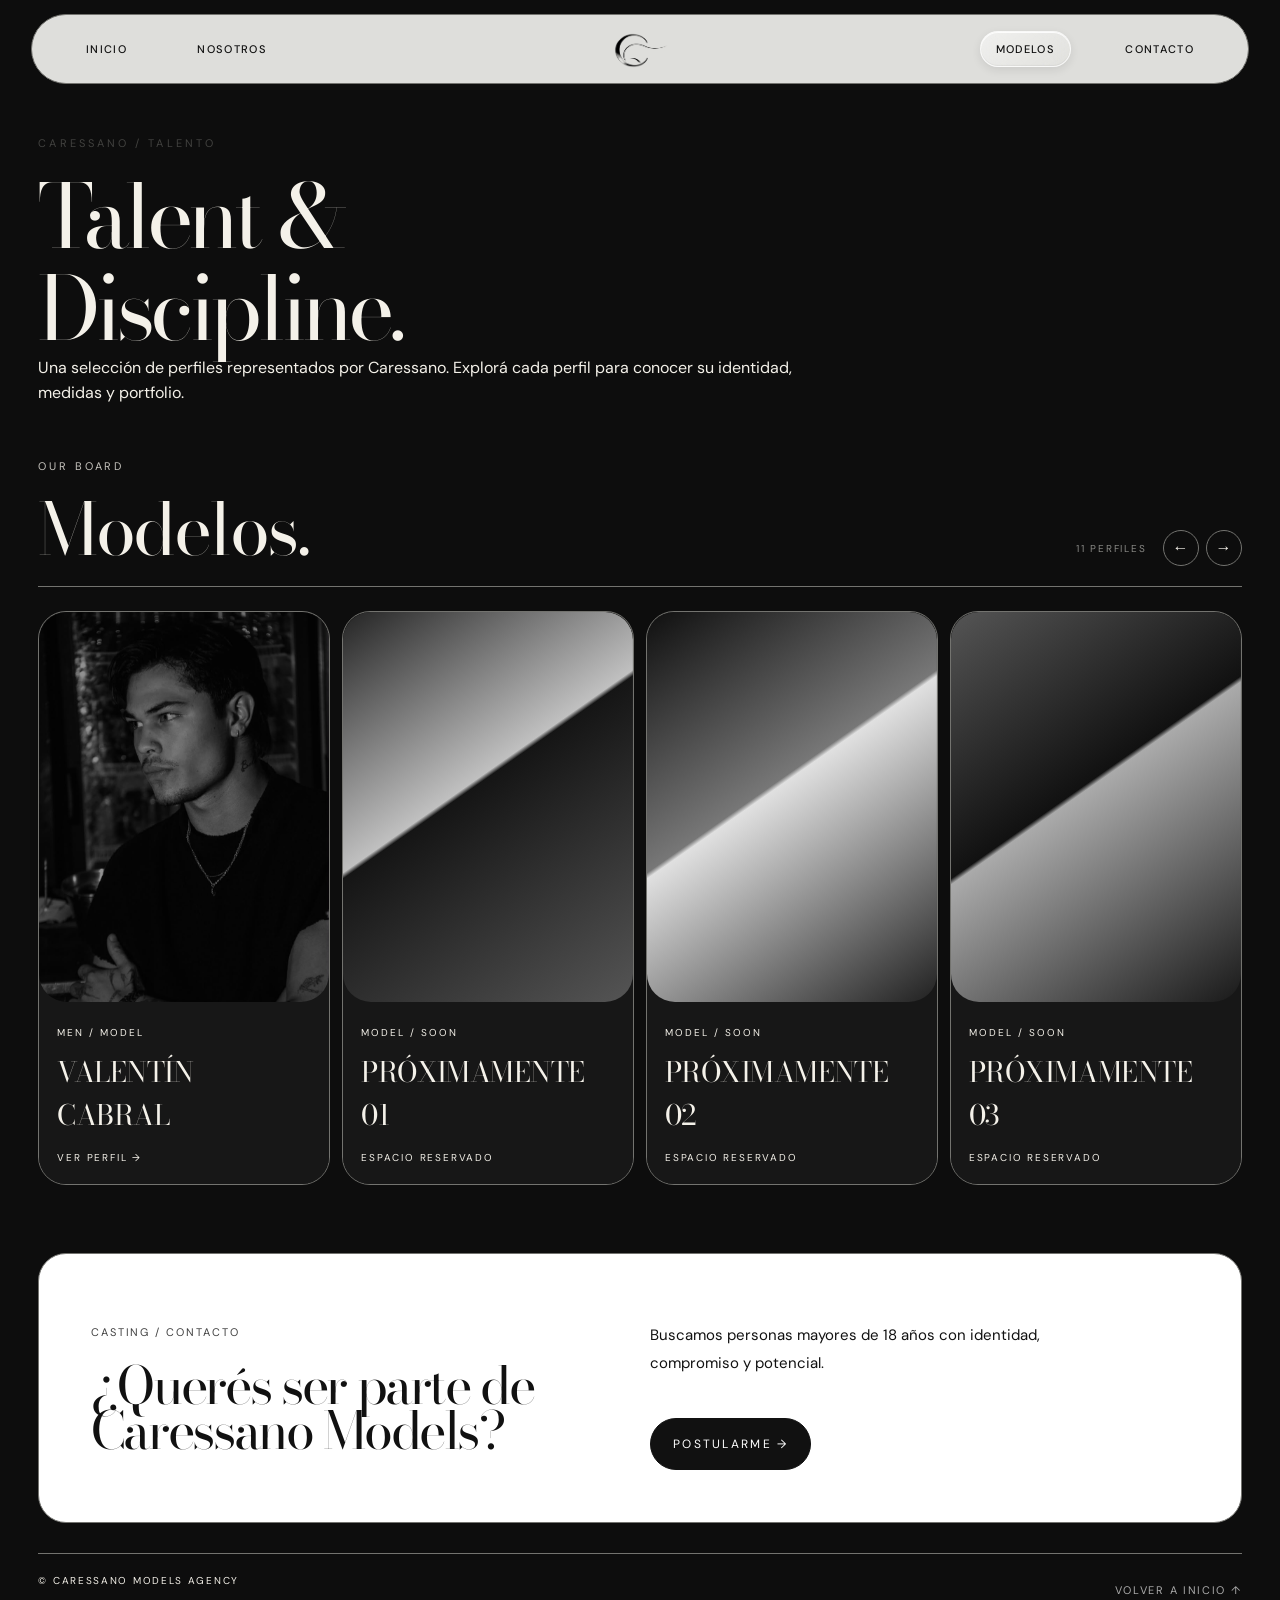
<file: models.html>
<!doctype html>
<html lang="es">
<head>

  <meta charset="utf-8"><meta name="viewport" content="width=device-width,initial-scale=1">
  <title>Modelos · Caressano</title>
  <link rel="preconnect" href="https://fonts.googleapis.com"><link rel="preconnect" href="https://fonts.gstatic.com" crossorigin><link href="https://fonts.googleapis.com/css2?family=Ballet:opsz@16..72&family=Bodoni+Moda:opsz,wght@6..96,400;6..96,600&family=Cormorant+Garamond:ital,wght@0,400;1,400&family=Great+Vibes&family=Italianno&family=Libre+Bodoni:ital,wght@0,400;1,400&family=Parisienne&family=Pinyon+Script&family=Prata&family=Sacramento&family=Tenor+Sans&display=swap" rel="stylesheet"><link rel="stylesheet" href="styles.css?v=20261109-tarjetas4">
<link rel="stylesheet" href="rounded-design.css?v=20261109-tarjetas4"></head>
<body class="models-page">
<div id="pageTransition" class="page-transition active"><span>CARESSANO</span></div>
<header class="v5-nav">
  <div class="v5-nav-left"><a href="index.html" class="v5-link">INICIO</a><a href="nosotros.html" class="v5-link">NOSOTROS</a></div>
  <a href="index.html" class="v5-logo" aria-label="Caressano Models - Inicio"><img src="caressano-mark.png" alt="Caressano"></a>
  <nav class="v5-nav-right" aria-label="Navegación principal">
    <a href="models.html" class="v5-link active">MODELOS</a>
    <a class="v5-link" href="models.html#contacto">CONTACTO</a>
  </nav>
</header>
<main class="models-shell">
  <section class="models-intro"><div class="models-intro-heading"><img class="models-intro-logo" src="caressano-mark.png" alt="Caressano"><p class="kicker">CARESSANO / TALENTO</p><h1>Talent &amp;<br><em>Discipline.</em></h1></div><p>Una selección de perfiles representados por Caressano. Explorá cada perfil para conocer su identidad, medidas y portfolio.</p></section>
  <section class="models-section compact-models"><div class="section-head"><div><p class="kicker">OUR BOARD</p><h2>Modelos.</h2></div><div class="models-head-actions"><span id="modelCount"></span><div class="models-arrows" aria-label="Navegar modelos"><button type="button" id="modelsPrev" aria-label="Modelos anteriores">←</button><button type="button" id="modelsNext" aria-label="Modelos siguientes">→</button></div></div></div><div class="models-grid" id="models"></div></section>
  <section class="models-contact" id="contacto"><div><p class="kicker accent-text">CASTING / CONTACTO</p><h2 class="casting-title">¿Querés ser parte de<br><em>Caressano Models?</em></h2></div><div><p>Buscamos personas mayores de 18 años con identidad, compromiso y potencial.</p><div class="mini-contact"><span data-edit="contact.email"></span><a class="maps-location" data-edit="contact.location" href="https://www.google.com/maps/search/?api=1&query=R%C3%ADo+Cuarto%2C+C%C3%B3rdoba%2C+Argentina" target="_blank" rel="noopener"></a></div><a class="button" href="mailto:casting@caressanomodels.com">POSTULARME →</a></div></section>
</main>
<footer class="models-footer"><span>© CARESSANO MODELS AGENCY</span><a href="index.html">VOLVER A INICIO ↑</a></footer>
<script src="image-framing.js?v=20261109-tarjetas4"></script>
<script src="rounded-design.js?v=20261109-tarjetas4"></script>
<script src="app.js?v=20261109-tarjetas4"></script>
</body></html>
</file>
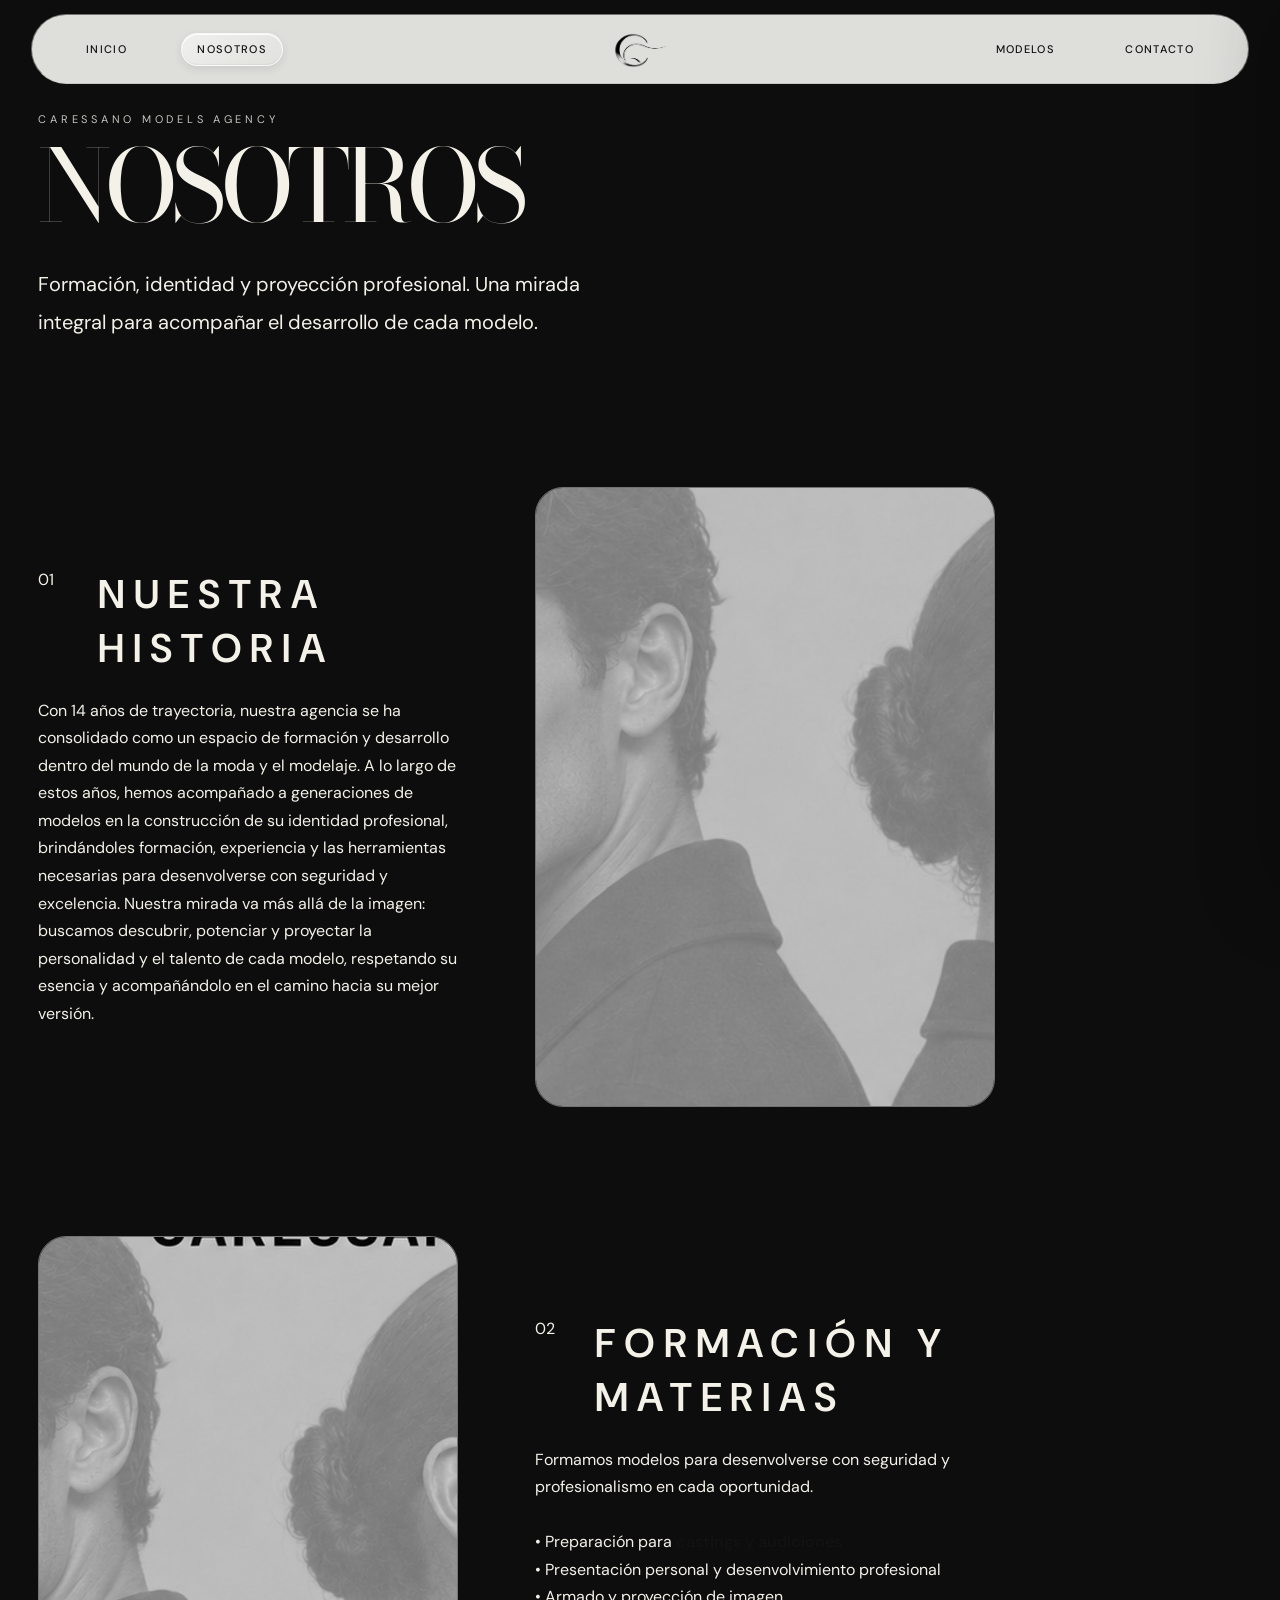
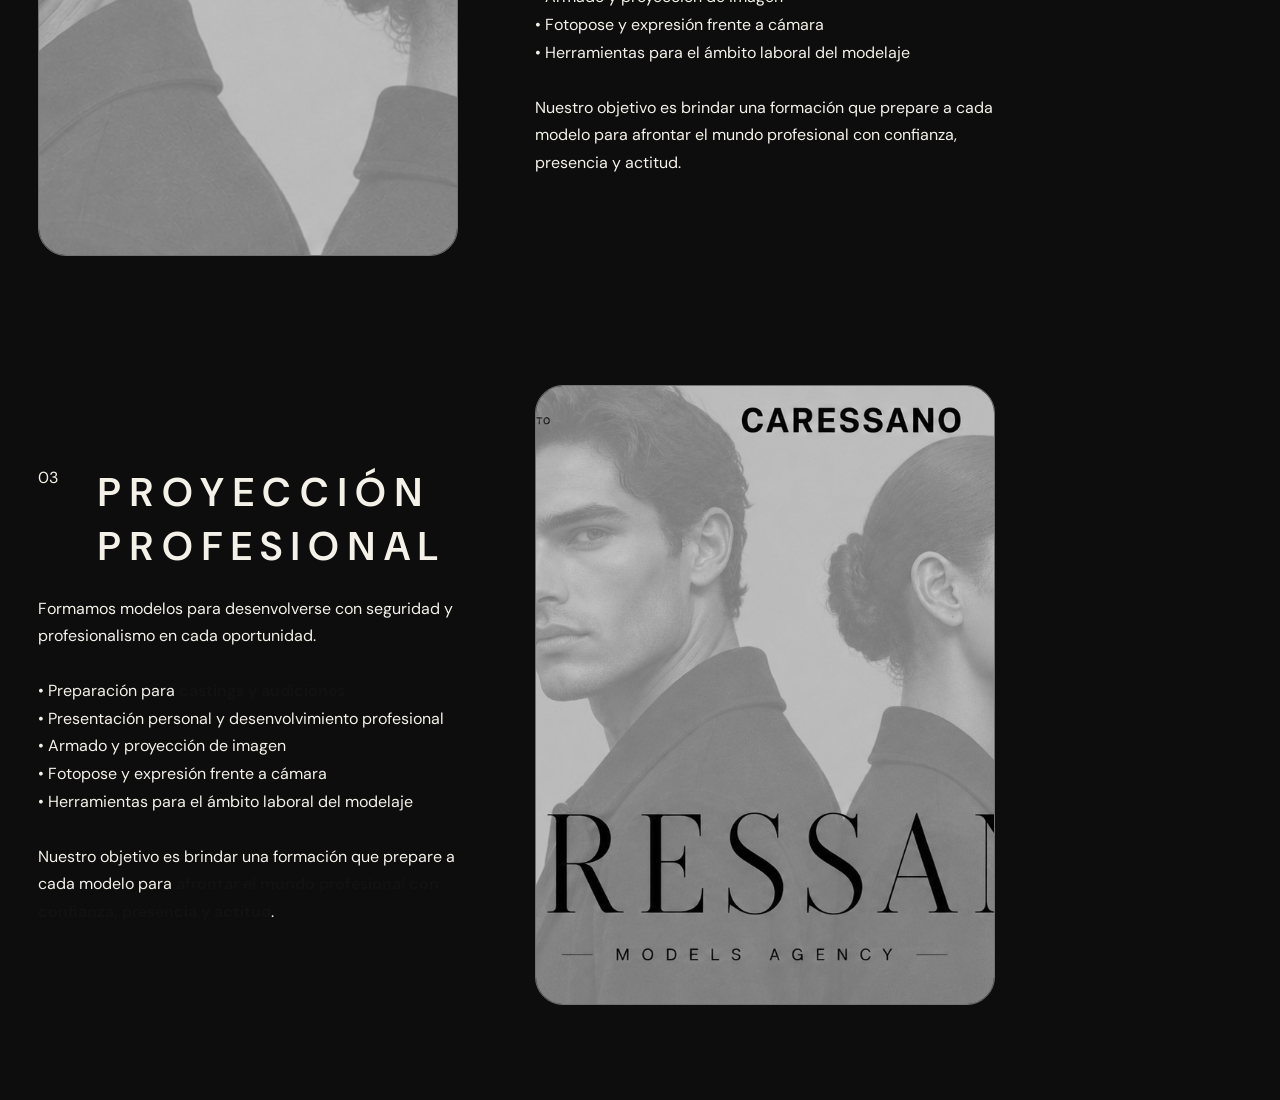
<file: nosotros.html>
<!doctype html>
<html lang="es">
<head>

  <meta charset="utf-8"><meta name="viewport" content="width=device-width,initial-scale=1,viewport-fit=cover">
  <title>Nosotros · Caressano Models Agency</title>
  <meta name="description" content="Conocé Caressano Models Agency, nuestra formación y equipo docente.">
  <link rel="preconnect" href="https://fonts.googleapis.com"><link rel="preconnect" href="https://fonts.gstatic.com" crossorigin><link href="https://fonts.googleapis.com/css2?family=Ballet:opsz@16..72&family=Bodoni+Moda:opsz,wght@6..96,400;6..96,600&family=Cormorant+Garamond:ital,wght@0,400;1,400&family=Great+Vibes&family=Italianno&family=Libre+Bodoni:ital,wght@0,400;1,400&family=Parisienne&family=Pinyon+Script&family=Prata&family=Sacramento&family=Tenor+Sans&display=swap" rel="stylesheet"><link rel="stylesheet" href="styles.css?v=20261109-tarjetas4">
<link rel="stylesheet" href="rounded-design.css?v=20261109-tarjetas4"></head>
<body class="v5-clean nosotros-page">
<div id="pageTransition" class="page-transition active"><span>CARESSANO</span></div>
<header class="v5-nav">
  <div class="v5-nav-left"><a href="index.html" class="v5-link">INICIO</a><a href="nosotros.html" class="v5-link active">NOSOTROS</a></div>
  <a href="index.html" class="v5-logo" aria-label="Caressano Models - Inicio"><img src="caressano-mark.png" alt="Caressano"></a>
  <nav class="v5-nav-right" aria-label="Navegación principal">
    <a href="models.html" class="v5-link">MODELOS</a>
    <button class="v5-link v5-contact-nav" id="contactOpen" type="button">CONTACTO</button>
  </nav>
</header>
<main class="nosotros-main">
  <section class="nosotros-intro">
    <p class="nosotros-kicker">CARESSANO MODELS AGENCY</p>
    <h1>NOSOTROS</h1>
    <p class="nosotros-lead">Formación, identidad y proyección profesional. Una mirada integral para acompañar el desarrollo de cada modelo.</p>
  </section>
  <section class="nosotros-grid">
    <div class="nosotros-copy">
      <div class="nosotros-block"><span>01</span><h2>NUESTRA HISTORIA</h2><p>Con 14 años de trayectoria, nuestra agencia se ha consolidado como un espacio de formación y desarrollo dentro del mundo de la moda y el modelaje. A lo largo de estos años, hemos acompañado a generaciones de modelos en la construcción de su identidad profesional, brindándoles formación, experiencia y las herramientas necesarias para desenvolverse con seguridad y excelencia. Nuestra mirada va más allá de la imagen: buscamos descubrir, potenciar y proyectar la personalidad y el talento de cada modelo, respetando su esencia y acompañándolo en el camino hacia su mejor versión.</p></div>
      <div class="nosotros-block"><span>02</span><h2>FORMACIÓN Y MATERIAS</h2><p>Formamos modelos para desenvolverse con seguridad y profesionalismo en cada oportunidad.<br><br>• Preparación para <strong>castings y audiciones</strong><br>• Presentación personal y desenvolvimiento profesional<br>• Armado y proyección de imagen<br>• Fotopose y expresión frente a cámara<br>• Herramientas para el ámbito laboral del modelaje<br><br>Nuestro objetivo es brindar una formación que prepare a cada modelo para afrontar el mundo profesional con confianza, presencia y actitud.</p></div>
      <div class="nosotros-block"><span>03</span><h2>PROYECCIÓN PROFESIONAL</h2><p>Formamos modelos para desenvolverse con seguridad y profesionalismo en cada oportunidad.<br><br>• Preparación para <strong>castings y audiciones</strong><br>• Presentación personal y desenvolvimiento profesional<br>• Armado y proyección de imagen<br>• Fotopose y expresión frente a cámara<br>• Herramientas para el ámbito laboral del modelaje<br><br>Nuestro objetivo es brindar una formación que prepare a cada modelo para <strong>afrontar el mundo profesional con confianza, presencia y actitud</strong>.</p></div>
      <div class="nosotros-block nosotros-block-placeholder"><span>04</span><h2>CONTENIDO</h2><p>Espacio disponible para agregar información adicional sobre la agencia.</p></div>
      <div class="nosotros-block nosotros-block-placeholder"><span>05</span><h2>CONTENIDO</h2><p>Espacio disponible para agregar nuevos contenidos, proyectos o propuestas.</p></div>
      <div class="nosotros-block nosotros-block-placeholder"><span>06</span><h2>CONTENIDO</h2><p>Espacio disponible para futuras novedades de Caressano.</p></div>
    </div>
    <div class="nosotros-photos" aria-label="Fotografías de la agencia"></div>
  </section>
  <section class="premium-reel about-media-banner" id="aboutMediaBanner" aria-label="Editorial Caressano" hidden><div class="premium-reel-track" id="aboutMediaBannerTrack"></div></section>
</main>
<aside class="v5-drawer" id="contactDrawer" aria-hidden="true">
  <button class="v5-close" id="contactClose" aria-label="Cerrar contacto">×</button>
  <h2>CONTACTO</h2>
  <section><h3>INSTAGRAM</h3><a href="https://www.instagram.com/caressanomodels/" target="_blank" rel="noopener">◎ &nbsp; @CARESSANOMODELS</a></section>
  <section><h3>CONTACTO</h3><a href="mailto:info@caressanomodels.com">✉ &nbsp; INFO@CARESSANOMODELS.COM</a><a href="tel:+543581234567">☎ &nbsp; +54 9 358 123 4567</a></section>
  <section><h3>UBICACIÓN</h3><a class="drawer-location" href="https://www.google.com/maps/search/?api=1&query=R%C3%ADo+Cuarto%2C+C%C3%B3rdoba%2C+Argentina" target="_blank" rel="noopener">⌖ &nbsp; RÍO CUARTO, CÓRDOBA<br><span>ARGENTINA</span></a></section>
</aside>
<div class="v5-backdrop" id="contactBackdrop"></div>
<script src="image-framing.js?v=20261109-tarjetas4"></script>
<script src="rounded-design.js?v=20261109-tarjetas4"></script>
<script src="app.js?v=20261109-tarjetas4"></script>
</body></html>
</file>
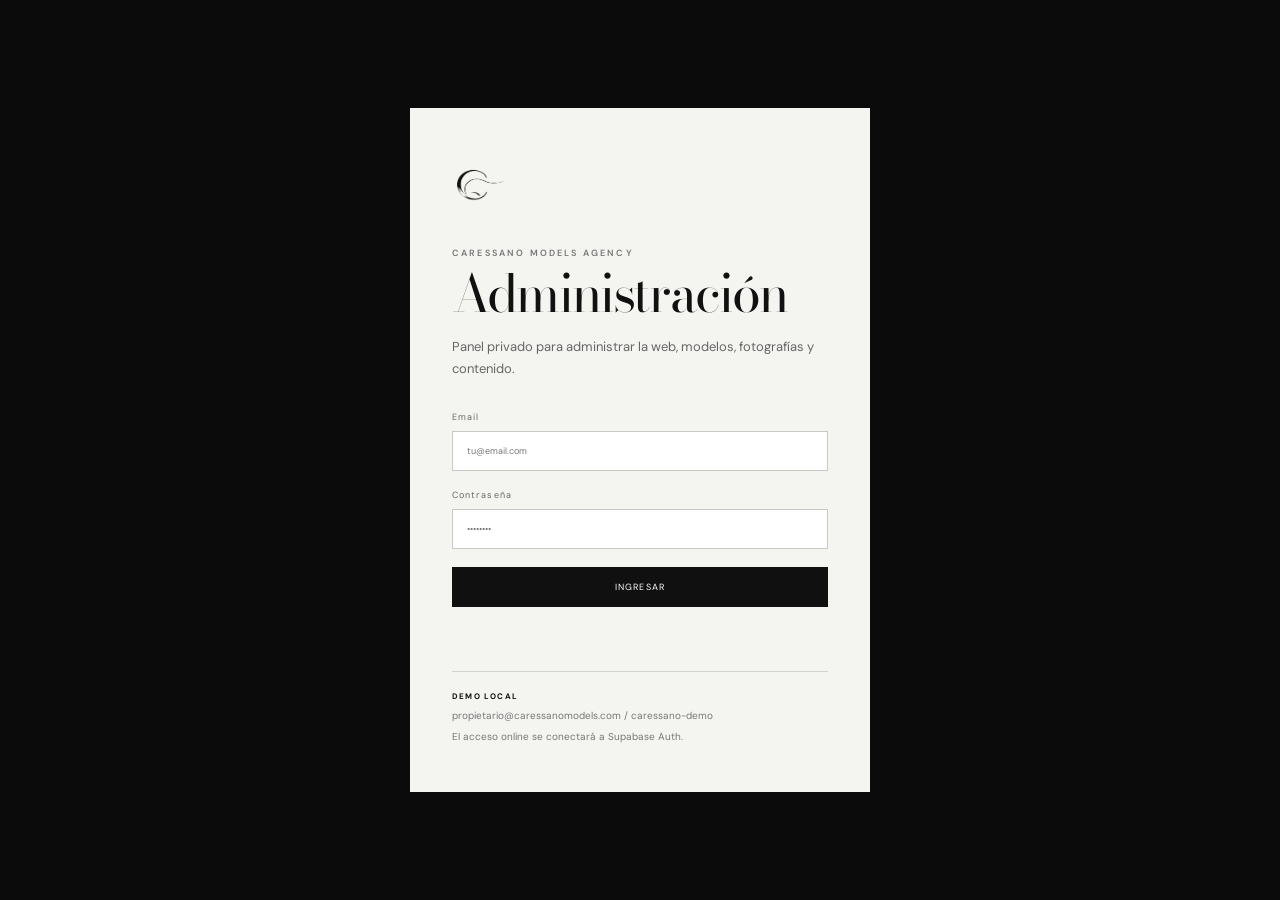
<file: caressano-models-main/admin.html>
<!doctype html>
<html lang="es">
<head>
  <meta charset="utf-8">
  <meta name="viewport" content="width=device-width,initial-scale=1,viewport-fit=cover">
  <title>Administración | Caressano Models</title>
  <link rel="preconnect" href="https://fonts.googleapis.com"><link rel="preconnect" href="https://fonts.gstatic.com" crossorigin><link href="https://fonts.googleapis.com/css2?family=Ballet:opsz@16..72&family=Bodoni+Moda:opsz,wght@6..96,400;6..96,600&family=Cormorant+Garamond:ital,wght@0,400;1,400&family=Great+Vibes&family=Italianno&family=Libre+Bodoni:ital,wght@0,400;1,400&family=Parisienne&family=Pinyon+Script&family=Prata&family=Sacramento&family=Tenor+Sans&display=swap" rel="stylesheet"><link rel="stylesheet" href="styles.css">
</head>
<body class="admin-page admin-v6">
<section class="admin-login" id="adminLogin">
  <div class="admin-login-card admin-login-card-pro">
    <img src="caressano-mark.png" alt="Caressano" class="admin-login-mark">
    <p class="admin-eyebrow">CARESSANO MODELS AGENCY</p>
    <h1>Administración</h1>
    <p class="admin-login-copy">Panel privado para administrar la web, modelos, fotografías y contenido.</p>
    <form id="loginForm" class="admin-login-form">
      <label>Email<input id="loginEmail" type="email" autocomplete="username" placeholder="tu@email.com" required></label>
      <label>Contraseña<input id="loginPassword" type="password" autocomplete="current-password" placeholder="••••••••" required></label>
      <button class="admin-primary" type="submit">INGRESAR</button>
      <p id="loginError" class="admin-login-error" aria-live="polite"></p>
    </form>
    <div class="admin-demo-note"><b>DEMO LOCAL</b><span>propietario@caressanomodels.com / caressano-demo</span><span>El acceso online se conectará a Supabase Auth.</span></div>
  </div>
</section>

<div class="admin-shell" id="adminShell" hidden>
  <header class="admin-header admin-header-v5">
    <a class="admin-brand" href="index.html" target="_blank"><img src="caressano-mark.png" alt=""><span>CARESSANO <small>CONTROL CENTER</small></span></a>
    <div class="admin-header-actions"><span class="admin-role-pill">PROPIETARIO</span><span id="globalStatus" class="admin-global-status">● LISTO</span><a href="index.html" target="_blank">VER SITIO ↗</a><button id="logoutBtn" type="button">SALIR</button></div>
  </header>

  <main class="admin-layout admin-layout-v5">
    <aside class="admin-sidebar admin-sidebar-pro">
      <p class="admin-sidebar-label">GESTIÓN</p>
      <button class="tab active" data-tab="resumen"><span>01</span>Resumen</button>
      <button class="tab" data-tab="inicio"><span>02</span>Inicio</button>
      <button class="tab" data-tab="modelos"><span>03</span>Modelos</button>
      <button class="tab" data-tab="nosotros"><span>04</span>Nosotros</button>
      <button class="tab" data-tab="contacto"><span>05</span>Contacto</button>
      <button class="tab" data-tab="diseno"><span>06</span>Diseño</button>
      <p class="admin-sidebar-label admin-sidebar-label-second">SISTEMA</p>
      <button class="tab" data-tab="backups"><span>07</span>Backups</button>
      <button class="tab" data-tab="usuarios"><span>08</span>Usuarios</button>
      <div class="admin-sidebar-bottom"><span>CARESSANO V8</span><small>Original Control Center Pro</small></div>
    </aside>

    <section class="admin-content admin-content-v5">
      <div id="tab-resumen" class="tab-panel active">
        <div class="admin-title-row"><div><p class="admin-eyebrow">CENTRO DE CONTROL</p><h1>Resumen</h1><p class="muted">Todo lo importante de la web en un solo lugar.</p></div><div class="admin-top-actions"><button class="admin-publish" data-go="backups">CREAR BACKUP</button><a class="admin-primary admin-a-btn" href="index.html" target="_blank">VER WEB ↗</a></div></div>
        <div class="admin-stat-grid admin-stat-grid-pro">
          <article><span>PUBLICADOS</span><strong id="publishedCount">0</strong><small>Modelos visibles</small></article>
          <article><span>BORRADORES</span><strong id="draftCount">0</strong><small>Perfiles sin publicar</small></article>
          <article><span>FOTOS PORTFOLIO</span><strong id="portfolioCount">0</strong><small>Imágenes cargadas</small></article>
          <article><span>NOSOTROS</span><strong id="aboutPhotoCount">0</strong><small>Cuadros de foto</small></article>
        </div>
        <div class="admin-dashboard-grid">
          <section class="admin-card-pro"><div class="admin-card-head"><div><p class="admin-eyebrow">ACCESOS RÁPIDOS</p><h2>Editar</h2></div></div><div class="admin-quick-grid admin-quick-grid-pro">
            <button class="admin-quick" data-go="modelos"><b>+ NUEVO MODELO</b><span>Perfil, medidas y portfolio</span></button>
            <button class="admin-quick" data-go="inicio"><b>PORTADA</b><span>Textos principales</span></button>
            <button class="admin-quick" data-go="nosotros"><b>NOSOTROS</b><span>Bloques y fotografías</span></button>
            <button class="admin-quick" data-go="diseno"><b>DISEÑO</b><span>Colores, tamaños y fondo</span></button>
          </div></section>
          <section class="admin-card-pro"><div class="admin-card-head"><div><p class="admin-eyebrow">ESTADO</p><h2>Publicación</h2></div></div><div class="admin-health-list">
            <div><span>Contenido local</span><b class="ok">LISTO</b></div><div><span>Panel responsive</span><b class="ok">LISTO</b></div><div><span>Base de datos Supabase</span><b class="pending">EN CONEXIÓN</b></div><div><span>Hosting público</span><b class="pending">PENDIENTE</b></div>
          </div></section>
        </div>
        <div class="admin-notice-dark"><b>Modo local seguro</b><p>Los cambios de esta versión se guardan en este navegador. Usá Backups para exportar una copia antes de cambios grandes. Cuando terminemos la conexión con Supabase, este mismo panel guardará online.</p></div>
      </div>

      <div id="tab-inicio" class="tab-panel">
        <div class="admin-title-row"><div><p class="admin-eyebrow">CONTENIDO</p><h1>Inicio</h1><p class="muted">Editá los textos visibles de la portada sin tocar código.</p></div><a class="admin-publish admin-a-btn" href="index.html" target="_blank">PREVISUALIZAR ↗</a></div>
        <div class="admin-code-note"><b>CÓDIGO + PANEL</b><p>Si editás HTML/CSS/JS en Visual Studio y no ves el cambio, es porque existe una personalización guardada en el navegador. Ahora cada bloque tiene <strong>RESTAURAR DESDE CÓDIGO</strong>: borra solo la personalización de ese bloque y vuelve a usar lo escrito en los archivos.</p></div><form id="homeForm" class="admin-form-card admin-wide-card">
          <div class="admin-section-block admin-priority-block"><div class="admin-photo-heading"><div><p class="admin-eyebrow">PORTADA · TEXTOS PRINCIPALES</p><h2>Marca y subtítulo</h2><p class="muted">Estos campos controlan directamente las palabras grandes de la portada.</p></div></div><div class="admin-form-two"><label><b>CARESSANO</b><input name="brand" placeholder="CARESSANO"><small class="admin-field-note">Marca principal de la portada.</small></label><label><b>MODELS AGENCY</b><input name="subtitle" placeholder="MODELS AGENCY"><small class="admin-field-note">Subtítulo ubicado debajo de CARESSANO.</small></label></div><label>Palabras laterales<textarea name="values" rows="3" placeholder="FASHION\nTALENT\nIDENTITY"></textarea><small class="admin-field-note">Una palabra por línea.</small></label><div class="admin-section-actions"><button type="button" class="admin-primary" data-save-home="brand,subtitle,values">GUARDAR ESTE BLOQUE</button><button type="button" class="admin-publish" data-reset-home="brand,subtitle,values">RESTAURAR DESDE CÓDIGO</button><span class="admin-save-msg" data-msg-home></span></div></div>
          <div class="admin-section-block admin-priority-block"><h2>CARESSANO · control de portada</h2><p class="muted">Mové el lockup completo, cambiá tipografías, tamaños y colores, u ocultalo sin borrar el contenido.</p><div class="admin-form-two"><label>Posición horizontal<div class="admin-range-row"><input name="brandX" type="range" min="-45" max="45"><output data-home-output="brandX"></output></div></label><label>Posición vertical<div class="admin-range-row"><input name="brandY" type="range" min="-35" max="35"><output data-home-output="brandY"></output></div></label></div><label class="admin-check"><input name="brandVisible" type="checkbox"> Mostrar CARESSANO + MODELS AGENCY</label><div class="admin-section-actions"><button type="button" class="admin-primary" data-save-home="brandX,brandY,brandVisible">GUARDAR POSICIÓN / VISIBILIDAD</button><button type="button" class="admin-publish" data-reset-home="brandX,brandY,brandVisible">RESTAURAR POSICIÓN</button><span class="admin-save-msg" data-msg-home></span></div></div>
          <div class="admin-section-block admin-news-section-editor"><div class="admin-photo-heading"><div><p class="admin-eyebrow">NOVEDADES</p><h2>Texto + imagen destacada</h2><p class="muted">La foto ocupa el bloque derecho de Novedades. Los colores de esta sección se guardan aparte y no modifican Modelos, Talent &amp; Discipline ni otros botones.</p></div><button id="addNewsItem" class="admin-publish" type="button">+ AGREGAR NOVEDAD</button></div><div class="admin-news-layout-editor"><div><div id="newsAdminList" class="admin-news-list"></div></div><div class="admin-news-image-card"><label class="admin-photo-upload admin-news-feature-upload" id="newsFeatureUpload"><input id="newsFeatureInput" type="file" accept="image/*"><span>+ CARGAR / CAMBIAR FOTO</span></label><button type="button" id="removeNewsFeature" class="admin-danger">QUITAR FOTO</button></div></div><div class="admin-form-five"><label>Fondo sección<input id="newsSectionBg" type="color" value="#090909"></label><label>Títulos<input id="newsTextColor" type="color" value="#ffffff"></label><label>Subtítulos<input id="newsBodyColor" type="color" value="#ffffff"></label><label>Botón VER NOVEDADES<input id="newsButtonBg" type="color" value="#ffffff"></label><label>Texto del botón<input id="newsButtonText" type="color" value="#090909"></label></div><div class="admin-design-section" style="margin-top:18px"><h3>Foto destacada · tamaño y filtro</h3><div class="admin-visual-grid"><label>Ancho del bloque <div class="admin-range-row"><input id="newsImageWidth" type="range" min="25" max="65" value="46"><output id="newsImageWidthOut">46%</output></div></label><label>Altura de la sección <div class="admin-range-row"><input id="newsImageHeight" type="range" min="420" max="900" step="10" value="620"><output id="newsImageHeightOut">620px</output></div></label><label>Ajuste de foto<select id="newsImageFit"><option value="cover">Cubrir el recuadro</option><option value="contain">Mostrar foto completa</option></select></label><label>Filtro<select id="newsImageFilter"><option value="natural">Color natural</option><option value="mono">Blanco y negro</option></select></label></div></div><div class="admin-section-actions"><button type="button" id="saveNewsSection" class="admin-primary">GUARDAR NOVEDADES</button><button type="button" id="resetNewsSection" class="admin-publish">RESTAURAR DESDE CÓDIGO</button><span class="admin-save-msg" id="newsSaveMsg"></span></div></div>
          <div class="admin-section-block admin-banner-editor"><div class="admin-photo-heading"><div><h2>Banner editorial en movimiento</h2><p class="muted">Elegí si querés mostrar fotos en movimiento o un video MP4.</p></div><label class="admin-file-button">+ AGREGAR FOTOS / VIDEO<input id="bannerMediaInput" type="file" accept="image/*,video/mp4" multiple></label></div><div class="admin-form-two"><label>Tipo de banner<select id="bannerMode"><option value="photos">FOTOS</option><option value="video">VIDEO MP4</option></select></label><label class="admin-check"><input id="bannerEnabled" type="checkbox"> Mostrar banner en Inicio</label></div><div class="admin-visual-grid"><label>Altura del banner <div class="admin-range-row"><input id="bannerHeight" type="range" min="180" max="620" step="10"><output id="bannerHeightOut"></output></div></label><label>Velocidad <div class="admin-range-row"><input id="bannerSpeed" type="range" min="18" max="110" step="1"><output id="bannerSpeedOut"></output></div></label><label>Separación entre piezas <div class="admin-range-row"><input id="bannerGap" type="range" min="4" max="48" step="1"><output id="bannerGapOut"></output></div></label><label>Oscurecer <div class="admin-range-row"><input id="bannerOverlay" type="range" min="0" max="45" step="1"><output id="bannerOverlayOut"></output></div></label><label>Separación desde portada <div class="admin-range-row"><input id="bannerTopSpace" type="range" min="0" max="120" step="2"><output id="bannerTopSpaceOut"></output></div></label><label>Ancho de cada pieza <div class="admin-range-row"><input id="bannerItemWidth" type="range" min="18" max="48" step="1"><output id="bannerItemWidthOut"></output></div></label><label>Esquinas <div class="admin-range-row"><input id="bannerRadius" type="range" min="0" max="28" step="1"><output id="bannerRadiusOut"></output></div></label><label>Desvanecido lateral <div class="admin-range-row"><input id="bannerFade" type="range" min="0" max="18" step="1"><output id="bannerFadeOut"></output></div></label><label>Grosor del borde <div class="admin-range-row"><input id="bannerBorderWidth" type="range" min="0" max="8" step="1"><output id="bannerBorderWidthOut"></output></div></label></div><div id="bannerMediaList" class="admin-gallery-mini admin-banner-media-list"></div><div class="admin-section-actions"><button type="button" id="saveBannerSection" class="admin-primary">GUARDAR BANNER</button><button type="button" id="resetBannerSection" class="admin-publish">RESTAURAR DESDE CÓDIGO</button><span class="admin-save-msg" id="bannerSaveMsg"></span></div></div><div class="admin-save-row admin-sticky-actions"><button class="admin-primary" type="submit">GUARDAR TODO INICIO</button><button class="admin-publish" id="resetHome" type="button">RESTAURAR TODO INICIO</button><span class="admin-save-msg" id="homeSaveMsg"></span></div>
        </form>
      </div>

      <div id="tab-modelos" class="tab-panel">
        <div class="admin-title-row"><div><p class="admin-eyebrow">BOARD</p><h1>Modelos</h1><p class="muted">Creá, ordená, duplicá, editá y publicá perfiles.</p></div><button id="newModel" class="admin-primary">+ NUEVO MODELO</button></div>
        <form id="modelsCopyForm" class="admin-form-card admin-wide-card admin-copy-card">
          <div class="admin-section-block"><div class="admin-photo-heading"><div><p class="admin-eyebrow">TEXTOS DE LA PÁGINA MODELOS</p><h2>Talent &amp; Discipline + Modelos</h2><p class="muted">Texto, color, tipografía y tamaño independientes para los títulos principales.</p></div><a class="admin-publish admin-a-btn" href="models.html" target="_blank">PREVISUALIZAR ↗</a></div>
            <div class="admin-form-two"><label>Kicker superior<input name="introKicker"></label><label>Primera línea<input name="introTitle" placeholder="Talent &"></label></div>
            <div class="admin-form-two"><label>Segunda línea<input name="introAccent" placeholder="Discipline."></label><label>Kicker del board<input name="boardKicker"></label></div>
            <div class="admin-form-three"><label>Color Talent & Discipline<input name="introTitleColor" type="color"></label><label>Tipografía<select name="introTitleFont" class="font-picker"></select></label><label>Tamaño<input name="introTitleSize" type="number" min="28" max="180"></label></div>
            <label>Descripción superior<textarea name="introCopy" rows="3"></textarea></label>
            <label><b>Título del board</b><input name="boardTitle" placeholder="Modelos."></label>
            <div class="admin-form-three"><label>Color “Modelos”<input name="boardTitleColor" type="color"></label><label>Tipografía<select name="boardTitleFont" class="font-picker"></select></label><label>Tamaño<input name="boardTitleSize" type="number" min="24" max="140"></label></div><div class="admin-section-actions"><button type="button" class="admin-primary" data-save-modelcopy="introKicker,introTitle,introAccent,boardKicker,introTitleColor,introTitleFont,introTitleSize,introCopy,boardTitle,boardTitleColor,boardTitleFont,boardTitleSize">GUARDAR ESTE BLOQUE</button><button type="button" class="admin-publish" data-reset-modelcopy="introKicker,introTitle,introAccent,boardKicker,introTitleColor,introTitleFont,introTitleSize,introCopy,boardTitle,boardTitleColor,boardTitleFont,boardTitleSize">RESTAURAR DESDE CÓDIGO</button><span class="admin-save-msg" data-msg-modelcopy></span></div>
          </div>
          <div class="admin-section-block"><h2>Convocatoria / Postularme</h2><label>Título<textarea name="castingTitle" rows="2"></textarea></label><div class="admin-form-three"><label>Color del título<input name="castingTitleColor" type="color"></label><label>Tipografía<select name="castingTitleFont" class="font-picker"></select></label><label>Tamaño<input name="castingTitleSize" type="number" min="24" max="120"></label></div><div class="admin-section-actions"><button type="button" class="admin-primary" data-save-modelcopy="castingTitle,castingTitleColor,castingTitleFont,castingTitleSize">GUARDAR TEXTO</button><button type="button" class="admin-publish" data-reset-modelcopy="castingTitle,castingTitleColor,castingTitleFont,castingTitleSize">RESTAURAR TEXTO</button><span class="admin-save-msg" data-msg-modelcopy></span></div><div class="admin-isolated-controls"><p class="admin-eyebrow">BOTÓN POSTULARME · SOLO BOTÓN</p><div class="admin-form-two"><label>Fondo del botón<input id="postularButtonBg" type="color" value="#f2f2ee"></label><label>Texto del botón<input id="postularButtonText" type="color" value="#111111"></label></div><div class="admin-section-actions"><button type="button" id="savePostularButton" class="admin-primary">GUARDAR SOLO BOTÓN</button><button type="button" id="resetPostularButton" class="admin-publish">RESTAURAR BOTÓN</button><span class="admin-save-msg" id="postularButtonMsg"></span></div></div></div>
          <div class="admin-section-block"><h2>Texto del portfolio individual</h2><div class="admin-form-two"><label>Kicker<input name="profilePortfolioKicker" placeholder="PORTFOLIO"></label><label>Primera línea<input name="profilePortfolioTitle" placeholder="Presencia."></label></div><label>Segunda línea / acento<input name="profilePortfolioAccent" placeholder="Identidad."></label><div class="admin-section-actions"><button type="button" class="admin-primary" data-save-modelcopy="profilePortfolioKicker,profilePortfolioTitle,profilePortfolioAccent">GUARDAR ESTE BLOQUE</button><button type="button" class="admin-publish" data-reset-modelcopy="profilePortfolioKicker,profilePortfolioTitle,profilePortfolioAccent">RESTAURAR DESDE CÓDIGO</button><span class="admin-save-msg" data-msg-modelcopy></span></div></div>
          <div class="admin-save-row"><button class="admin-primary" type="submit">GUARDAR TODO MODELOS</button><button class="admin-publish" id="resetModelsCopy" type="button">RESTAURAR TEXTOS</button><span class="admin-save-msg" id="modelsCopySaveMsg"></span></div>
        </form>
        <div class="admin-toolbar"><input id="modelSearch" type="search" placeholder="Buscar modelo…"><select id="modelFilter"><option value="all">Todos</option><option value="published">Publicados</option><option value="draft">Borradores</option><option value="placeholder">Espacios vacíos</option></select><span id="modelResultCount"></span></div>
        <div id="modelAdminList" class="admin-model-list"></div>
      </div>

      <div id="tab-nosotros" class="tab-panel">
        <div class="admin-title-row"><div><p class="admin-eyebrow">AGENCIA</p><h1>Nosotros</h1><p class="muted">Bloques de texto y fotografías administrables. Cada foto puede tener tamaño y posición X/Y propios para armar una composición libre, no una columna.</p></div><a class="admin-publish admin-a-btn" href="nosotros.html" target="_blank">PREVISUALIZAR ↗</a></div>
        <form id="aboutForm" class="admin-form-card admin-wide-card">
          <div class="admin-section-block"><div class="admin-photo-heading"><div><h2>Introducción</h2><p class="muted">Texto superior de la página.</p></div></div><label>Texto<textarea name="intro" rows="4"></textarea></label><div class="admin-size-line"><label>Tamaño <input name="introSize" type="number" min="10" max="40" step="1"><small>px</small></label></div><div class="admin-section-actions"><button type="button" id="saveAboutIntro" class="admin-primary">GUARDAR INTRODUCCIÓN</button><button type="button" id="resetAboutIntro" class="admin-publish">RESTAURAR DESDE CÓDIGO</button><span class="admin-save-msg" id="aboutIntroMsg"></span></div></div>
          <div class="admin-section-block"><div class="admin-photo-heading"><div><h2>Bloques de contenido</h2><p class="muted">Agregá, eliminá y reordená secciones. Usá **texto** para negrita.</p></div><button id="addAboutBlock" class="admin-publish" type="button">+ AGREGAR BLOQUE</button></div><div id="aboutBlocks" class="admin-block-list"></div></div>
          <div class="admin-section-block"><div class="admin-photo-heading"><div><h2>Fotos</h2><p class="muted">Se muestran en una cuadrícula de 2 columnas. Cada foto tiene encuadre, zoom, posición y filtro propios.</p></div><button id="addAboutPhoto" class="admin-publish" type="button">+ AGREGAR BLOQUE MULTIMEDIA</button></div><div class="admin-photo-slots" id="aboutPhotoSlots"></div></div>
          <div class="admin-section-block admin-banner-editor"><div class="admin-photo-heading"><div><h2>Banner final de Nosotros</h2><p class="muted">Banner independiente al final de la página. Puede ser fotos en movimiento o video MP4.</p></div><label class="admin-file-button">+ AGREGAR FOTOS / VIDEO<input id="aboutBannerMediaInput" type="file" accept="image/*,video/mp4" multiple></label></div><div class="admin-form-two"><label>Tipo de banner<select id="aboutBannerMode"><option value="photos">FOTOS</option><option value="video">VIDEO MP4</option></select></label><label class="admin-check"><input id="aboutBannerEnabled" type="checkbox"> Mostrar banner en Nosotros</label></div><div class="admin-visual-grid"><label>Altura <div class="admin-range-row"><input id="aboutBannerHeight" type="range" min="180" max="620" step="10"><output id="aboutBannerHeightOut"></output></div></label><label>Velocidad <div class="admin-range-row"><input id="aboutBannerSpeed" type="range" min="18" max="110"><output id="aboutBannerSpeedOut"></output></div></label><label>Separación <div class="admin-range-row"><input id="aboutBannerGap" type="range" min="4" max="48"><output id="aboutBannerGapOut"></output></div></label><label>Ancho de pieza <div class="admin-range-row"><input id="aboutBannerItemWidth" type="range" min="18" max="60"><output id="aboutBannerItemWidthOut"></output></div></label></div><div id="aboutBannerMediaList" class="admin-gallery-mini admin-banner-media-list"></div></div><div class="admin-save-row admin-sticky-actions"><button class="admin-primary" type="submit">GUARDAR NOSOTROS</button><span class="admin-save-msg" id="aboutSaveMsg"></span></div>
        </form>
      </div>

      <div id="tab-contacto" class="tab-panel">
        <div class="admin-title-row"><div><p class="admin-eyebrow">DATOS GLOBALES</p><h1>Contacto</h1><p class="muted">Una modificación acá se utiliza en toda la web.</p></div></div>
        <form id="contactForm" class="admin-form-card admin-contact-form">
          <label>Instagram<div class="admin-input-prefix"><span>@</span><input name="instagram"></div></label>
          <label>WhatsApp<input name="phone" placeholder="+54 9 358 ..."><small class="admin-field-note">Este número recibe las solicitudes de portfolio.</small></label>
          <label>Email<input name="email" type="email"></label>
          <label>Ubicación<input name="location"></label>
          <label>Enlace de Google Maps<input name="maps" type="url"></label>
          <div class="admin-contact-preview"><p class="admin-eyebrow">VISTA RÁPIDA</p><div id="contactPreview"></div></div>
          <div class="admin-save-row"><button class="admin-primary" type="submit">GUARDAR CONTACTO</button><span class="admin-save-msg" id="contactSaveMsg"></span></div>
        </form>
      </div>

      <div id="tab-diseno" class="tab-panel">
        <div class="admin-title-row"><div><p class="admin-eyebrow">APARIENCIA</p><h1>Diseño</h1><p class="muted">Control visual general con restauración segura.</p></div><a class="admin-publish admin-a-btn" href="index.html" target="_blank">VER RESULTADO ↗</a></div>
        <form id="visualForm" class="admin-form-card admin-visual-form admin-wide-card">
          <div class="admin-design-section"><div class="admin-photo-heading"><div><h2>Portada principal</h2><p class="muted">Reemplazá y encuadrá la imagen de portada.</p></div><button id="removeHeroImage" class="admin-danger" type="button">USAR FOTO ORIGINAL</button></div><label class="admin-hero-upload" id="heroUploadPreview"><input id="heroImageInput" type="file" accept="image/*"><span>CAMBIAR FONDO PRINCIPAL</span></label><div class="admin-visual-grid"><label>Ajuste<select name="heroFit"><option value="original">Diseño original</option><option value="contain">Mostrar completa</option><option value="cover">Cubrir pantalla</option><option value="custom">Tamaño personalizado</option></select></label><label>Escala <div class="admin-range-row"><input name="heroScale" type="range" min="40" max="180"><output data-output="heroScale"></output></div></label><label>Posición horizontal <div class="admin-range-row"><input name="heroPosX" type="range" min="0" max="100"><output data-output="heroPosX"></output></div></label><label>Posición vertical <div class="admin-range-row"><input name="heroPosY" type="range" min="0" max="100"><output data-output="heroPosY"></output></div></label><label>Filtro de portada<select name="heroFilter"><option value="natural">Color natural</option><option value="mono">Blanco y negro</option></select></label></div><div class="admin-section-actions"><button type="button" class="admin-primary" data-save-visual-section>GUARDAR ESTA SECCIÓN</button><button type="button" class="admin-publish" data-reset-visual-section>RESTAURAR DESDE CÓDIGO</button><span class="admin-save-msg" data-msg-visual></span></div></div>
          <div class="admin-design-section"><div class="admin-photo-heading"><div><h2>Tipografías</h2><p class="muted">Editoriales tipo Vogue, modernas y cursivas elegantes. Los cambios se guardan solo cuando presionás GUARDAR ESTA SECCIÓN.</p></div></div><div class="admin-visual-grid admin-font-grid"><label>CARESSANO<select name="fontBrand" class="font-picker"></select></label><label>MODELS AGENCY<select name="fontHeroSub" class="font-picker"></select></label><label>Títulos editoriales<select name="fontHeading" class="font-picker"></select></label><label>Acentos / cursivas<select name="fontAccent" class="font-picker"></select></label><label>Texto general<select name="fontBody" class="font-picker"></select></label><label>Navegación<select name="fontNav" class="font-picker"></select></label><label>Botones<select name="fontButtons" class="font-picker"></select></label><label>Nombres de modelos<select name="fontModel" class="font-picker"></select></label></div><div class="admin-section-actions"><button type="button" class="admin-primary" data-save-visual-section>GUARDAR ESTA SECCIÓN</button><button type="button" class="admin-publish" data-reset-visual-section>RESTAURAR DESDE CÓDIGO</button><span class="admin-save-msg" data-msg-visual></span></div></div>
          <div class="admin-design-section"><h2>Colores · control total</h2><p class="muted">Cada grupo se puede personalizar de forma independiente.</p><div class="admin-color-grid"><label>Fondo general<input name="bodyBg" type="color"></label><label>Texto general<input name="bodyText" type="color"></label><label>Fondo portada<input name="heroBg" type="color"></label><label>Header<input name="navBg" type="color"></label><label>Texto header<input name="navText" type="color"></label><label>Logo C<input name="logoColor" type="color"></label><label>CARESSANO<input name="heroTitle" type="color"></label><label>MODELS AGENCY<input name="heroSub" type="color"></label><label>Valores laterales<input name="heroValues" type="color"></label><label>Fondo banner móvil<input name="bannerBg" type="color"></label><label>Borde banner<input name="bannerBorder" type="color"></label><label>Color capa banner<input name="bannerOverlayColor" type="color"></label><label>Fondo Modelos<input name="modelsBg" type="color"></label><label>Texto Modelos<input name="modelsText" type="color"></label><label>Tarjetas modelos<input name="cardBg" type="color"></label><label>Texto tarjetas<input name="cardText" type="color"></label><label>Fondo Nosotros<input name="aboutBg" type="color"></label><label>Título Nosotros<input name="aboutTitleColor" type="color"></label><label>Texto Nosotros<input name="aboutText" type="color"></label><label>Números Nosotros<input name="aboutNumber" type="color"></label><label>Fondo perfil<input name="profileBg" type="color"></label><label>Texto perfil<input name="profileText" type="color"></label><label>Fondo oscuro / booking<input name="darkBg" type="color"></label><label>Texto sobre oscuro<input name="darkText" type="color"></label><label>Drawer contacto<input name="drawerBg" type="color"></label><label>Texto drawer<input name="drawerText" type="color"></label><label>Acento general<input name="accent" type="color"></label><label>Texto secundario<input name="mutedText" type="color"></label></div><div class="admin-section-actions"><button type="button" class="admin-primary" data-save-visual-section>GUARDAR ESTA SECCIÓN</button><button type="button" class="admin-publish" data-reset-visual-section>RESTAURAR DESDE CÓDIGO</button><span class="admin-save-msg" data-msg-visual></span></div></div>
          <div class="admin-design-section"><h2>Tamaños tipográficos</h2><div class="admin-visual-grid"><label>CARESSANO <div class="admin-range-row"><input name="heroTitleSize" type="range" min="60" max="240" step="2"><output data-output="heroTitleSize"></output></div></label><label>MODELS AGENCY <div class="admin-range-row"><input name="heroSubtitleSize" type="range" min="7" max="30"><output data-output="heroSubtitleSize"></output></div></label><label>Título Novedades <div class="admin-range-row"><input name="representTitleSize" type="range" min="28" max="110"><output data-output="representTitleSize"></output></div></label><label>Título Modelos <div class="admin-range-row"><input name="modelsTitleSize" type="range" min="42" max="150" step="2"><output data-output="modelsTitleSize"></output></div></label><label>Título Nosotros <div class="admin-range-row"><input name="aboutTitleSize" type="range" min="48" max="190" step="2"><output data-output="aboutTitleSize"></output></div></label><label>Nombre del modelo <div class="admin-range-row"><input name="profileTitleSize" type="range" min="46" max="150" step="2"><output data-output="profileTitleSize"></output></div></label><label>Texto general <div class="admin-range-row"><input name="bodySize" type="range" min="12" max="24"><output data-output="bodySize"></output></div></label><label>Navegación <div class="admin-range-row"><input name="navSize" type="range" min="8" max="20"><output data-output="navSize"></output></div></label><label>Botones <div class="admin-range-row"><input name="buttonSize" type="range" min="8" max="20"><output data-output="buttonSize"></output></div></label></div><div class="admin-section-actions"><button type="button" class="admin-primary" data-save-visual-section>GUARDAR ESTA SECCIÓN</button><button type="button" class="admin-publish" data-reset-visual-section>RESTAURAR DESDE CÓDIGO</button><span class="admin-save-msg" data-msg-visual></span></div></div>
          <div class="admin-design-section"><div class="admin-photo-heading"><div><h2>Modelos · acabado editorial</h2><p class="muted">Corregí el blanco y negro forzado y controlá el carácter de las fotos y tarjetas.</p></div></div><div class="admin-visual-grid"><label>Tratamiento de fotos<select name="modelImageStyle"><option value="natural">Color natural</option><option value="editorial">Editorial suave</option><option value="muted">Color desaturado premium</option><option value="mono">Blanco y negro</option></select></label><label>Tratamiento portfolio<select name="galleryImageStyle"><option value="natural">Color natural</option><option value="editorial">Editorial suave</option><option value="muted">Color desaturado premium</option><option value="mono">Blanco y negro</option></select></label><label>Separación tarjetas <div class="admin-range-row"><input name="modelCardGap" type="range" min="6" max="40" step="1"><output data-output="modelCardGap"></output></div></label><label>Esquinas tarjetas <div class="admin-range-row"><input name="modelCardRadius" type="range" min="0" max="26" step="1"><output data-output="modelCardRadius"></output></div></label><label>Altura de foto <div class="admin-range-row"><input name="modelPhotoHeight" type="range" min="320" max="680" step="10"><output data-output="modelPhotoHeight"></output></div></label><label>Elevación hover <div class="admin-range-row"><input name="modelHoverLift" type="range" min="0" max="18" step="1"><output data-output="modelHoverLift"></output></div></label></div><div class="admin-section-actions"><button type="button" class="admin-primary" data-save-visual-section>GUARDAR ESTA SECCIÓN</button><button type="button" class="admin-publish" data-reset-visual-section>RESTAURAR DESDE CÓDIGO</button><span class="admin-save-msg" data-msg-visual></span></div></div>
          <div class="admin-design-section"><div class="admin-photo-heading"><div><h2>Ritmo y composición</h2><p class="muted">Ajustes finos para que la página respire más o se vea más compacta.</p></div></div><div class="admin-visual-grid"><label>Espaciado de secciones <div class="admin-range-row"><input name="sectionSpacing" type="range" min="60" max="180" step="5"><output data-output="sectionSpacing"></output></div></label><label>Interlineado general <div class="admin-range-row"><input name="bodyLineHeight" type="range" min="130" max="220" step="5"><output data-output="bodyLineHeight"></output></div></label><label>Tracking títulos <div class="admin-range-row"><input name="headingTracking" type="range" min="-8" max="12" step="1"><output data-output="headingTracking"></output></div></label><label>Opacidad header <div class="admin-range-row"><input name="navOpacity" type="range" min="70" max="100" step="1"><output data-output="navOpacity"></output></div></label><label>Blur header <div class="admin-range-row"><input name="navBlur" type="range" min="0" max="30" step="1"><output data-output="navBlur"></output></div></label><label>Radio multimedia <div class="admin-range-row"><input name="mediaRadius" type="range" min="0" max="28" step="1"><output data-output="mediaRadius"></output></div></label></div><div class="admin-section-actions"><button type="button" class="admin-primary" data-save-visual-section>GUARDAR ESTA SECCIÓN</button><button type="button" class="admin-publish" data-reset-visual-section>RESTAURAR DESDE CÓDIGO</button><span class="admin-save-msg" data-msg-visual></span></div></div>
          <div class="admin-design-section"><h2>Animaciones premium</h2><div class="admin-visual-grid"><label>Intensidad<select name="motionPreset"><option value="soft">Suave editorial</option><option value="cinematic">Cinemática</option><option value="future">Delicada futurista</option><option value="minimal">Minimal</option><option value="none">Sin animación</option></select></label><label>Velocidad global <div class="admin-range-row"><input name="motionSpeed" type="range" min="50" max="180" step="5"><output data-output="motionSpeed"></output></div></label><label>Zoom de fotos <div class="admin-range-row"><input name="imageZoom" type="range" min="100" max="116" step="1"><output data-output="imageZoom"></output></div></label></div><div class="admin-section-actions"><button type="button" class="admin-primary" data-save-visual-section>GUARDAR ESTA SECCIÓN</button><button type="button" class="admin-publish" data-reset-visual-section>RESTAURAR DESDE CÓDIGO</button><span class="admin-save-msg" data-msg-visual></span></div></div>
          <div class="admin-save-row admin-sticky-actions"><button class="admin-primary" type="submit">GUARDAR TODO DISEÑO</button><button id="resetVisual" class="admin-publish" type="button">RESTAURAR ORIGINAL</button><span class="admin-save-msg" id="visualSaveMsg"></span></div>
        </form>
      </div>

      <div id="tab-backups" class="tab-panel">
        <div class="admin-title-row"><div><p class="admin-eyebrow">SEGURIDAD</p><h1>Backups</h1><p class="muted">Exportá todo el contenido editable antes de hacer cambios grandes.</p></div></div>
        <div class="admin-backup-grid">
          <section class="admin-card-pro"><h2>Exportar</h2><p>Descarga un archivo JSON con modelos, textos, contacto, Nosotros y diseño.</p><button id="exportBackup" class="admin-primary" type="button">DESCARGAR BACKUP</button></section>
          <section class="admin-card-pro"><h2>Importar</h2><p>Restaurá un backup creado desde este panel.</p><label class="admin-file-button">SELECCIONAR BACKUP<input id="importBackup" type="file" accept="application/json,.json"></label></section>
          <section class="admin-card-pro admin-danger-card"><h2>Restauración</h2><p>Vuelve a los datos originales incluidos en esta versión. No se puede deshacer si no tenés backup.</p><button id="resetAll" class="admin-danger" type="button">RESTAURAR DATOS LOCALES</button></section>
        </div>
        <div id="backupMessage" class="admin-backup-message"></div>
      </div>

      <div id="tab-usuarios" class="tab-panel">
        <div class="admin-title-row"><div><p class="admin-eyebrow">ACCESOS</p><h1>Usuarios</h1><p class="muted">Estructura prevista para el panel online.</p></div><button class="admin-primary admin-disabled" type="button">+ INVITAR USUARIO</button></div>
        <div class="admin-user-list"><article><div class="admin-avatar">P</div><div><b>Propietario</b><span>propietario@caressanomodels.com</span></div><em>PROPIETARIO</em><small>Acceso completo</small></article><article><div class="admin-avatar">A</div><div><b>Administrador de contenido</b><span>Cuenta a crear en Supabase</span></div><em>ADMINISTRADOR</em><small>Contenido, modelos y fotos</small></article></div>
        <div class="admin-security-grid"><div><b>PROPIETARIO</b><p>Contenido, diseño, usuarios, configuración, backups y publicación.</p></div><div><b>ADMINISTRADOR</b><p>Modelos, fotografías, Inicio, Nosotros y Contacto. Sin gestión de propietarios.</p></div></div>
        <div class="admin-notice"><b>PRÓXIMO PASO ONLINE</b><p>Este módulo se conectará a Supabase Auth. Las contraseñas no quedarán dentro de los archivos de la web y cada persona tendrá su sesión independiente.</p></div>
      </div>
    </section>
  </main>
</div>
<script src="admin.js?v=20261019-persistence"></script>
</body>
</html>
</file>
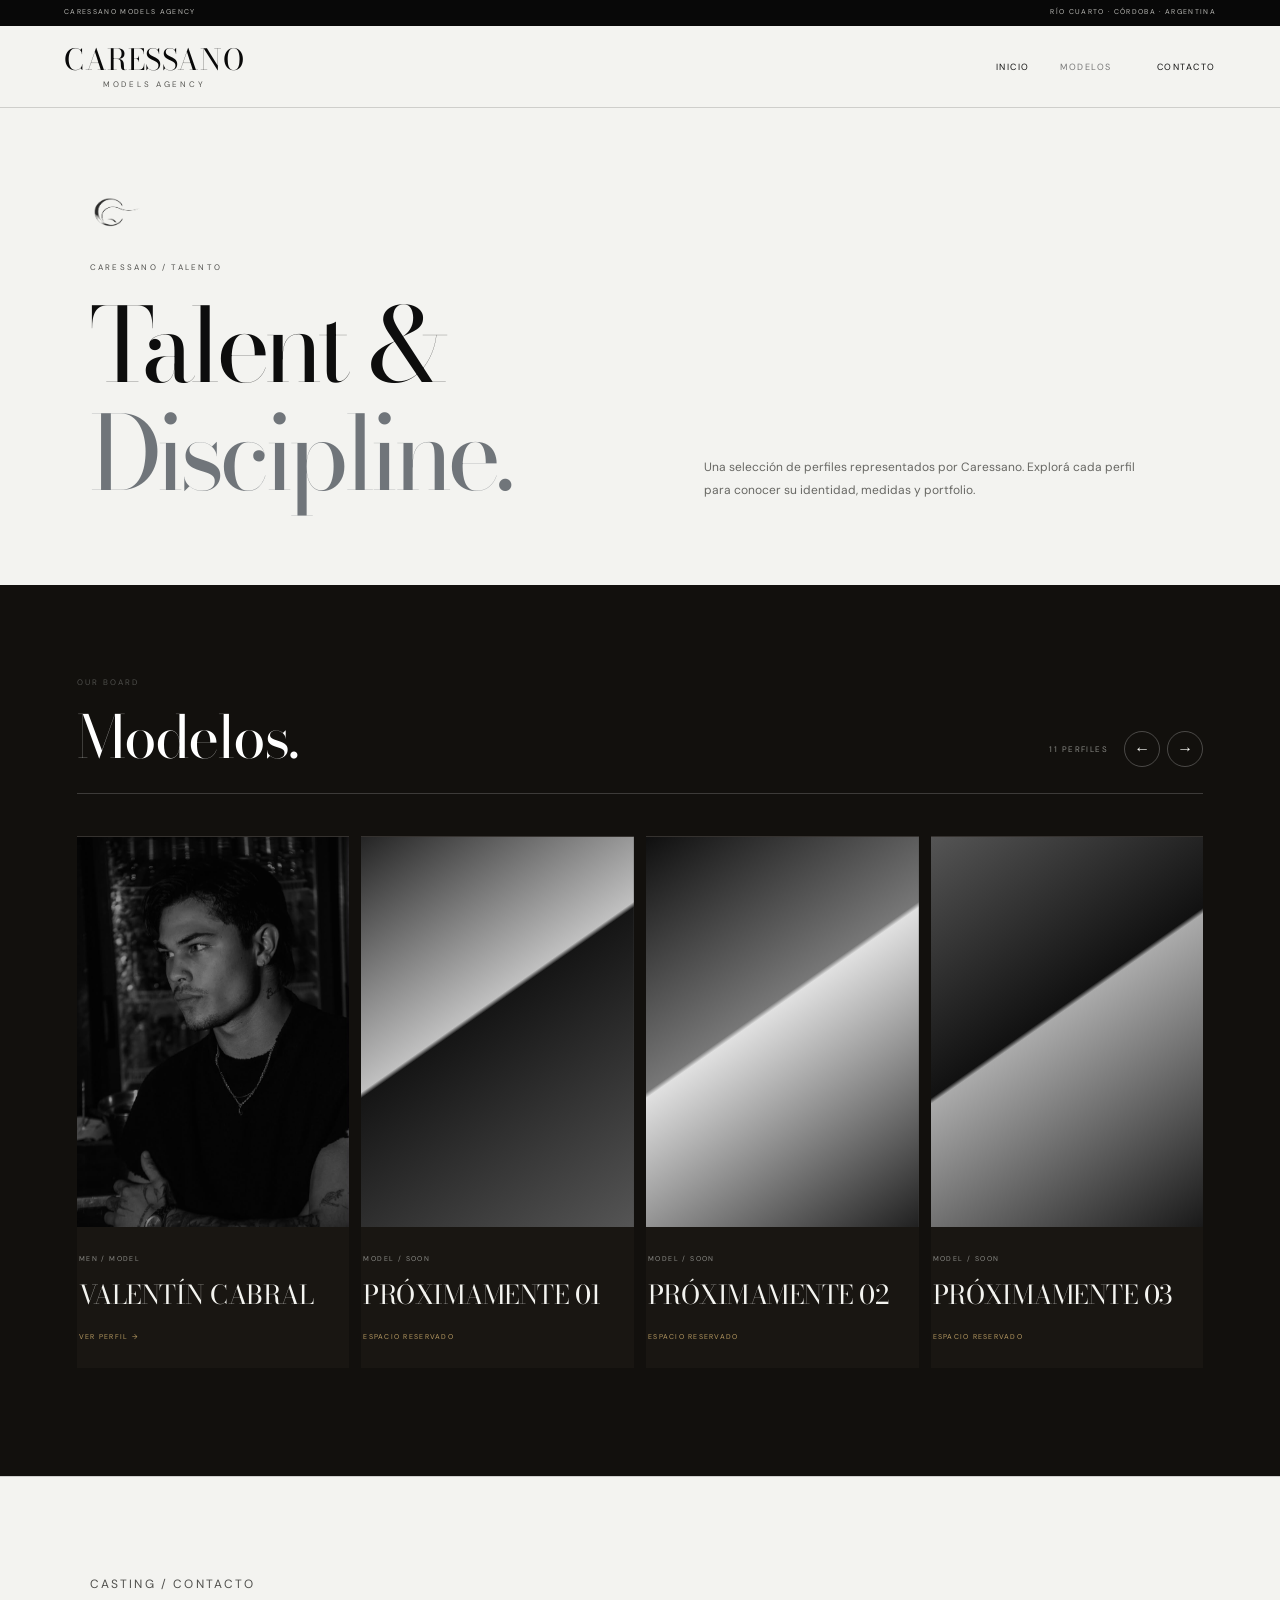
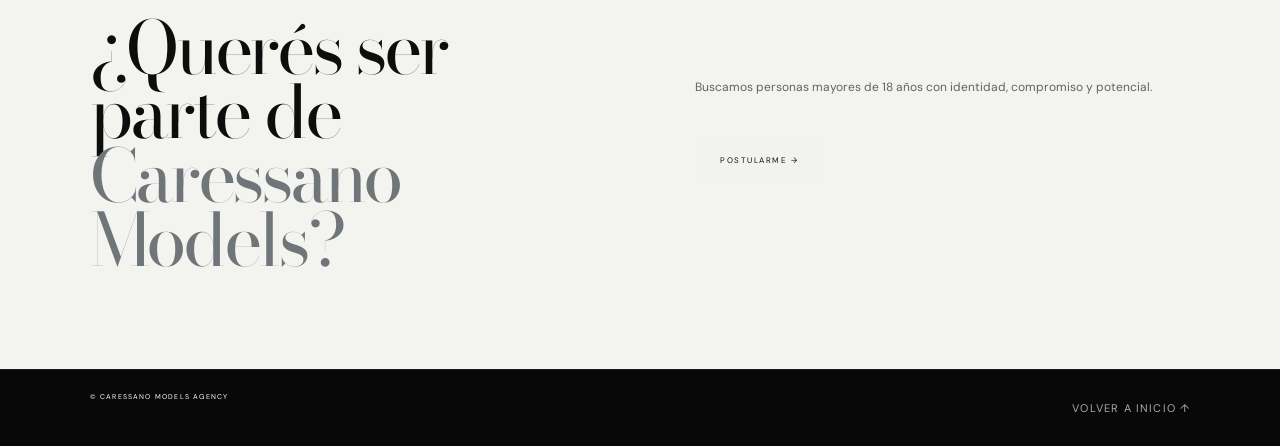
<file: caressano-models-main/models.html>
<!doctype html>
<html lang="es">
<head>

  <meta charset="utf-8"><meta name="viewport" content="width=device-width,initial-scale=1">
  <title>Modelos · Caressano</title>
  <link rel="preconnect" href="https://fonts.googleapis.com"><link rel="preconnect" href="https://fonts.gstatic.com" crossorigin><link href="https://fonts.googleapis.com/css2?family=Ballet:opsz@16..72&family=Bodoni+Moda:opsz,wght@6..96,400;6..96,600&family=Cormorant+Garamond:ital,wght@0,400;1,400&family=Great+Vibes&family=Italianno&family=Libre+Bodoni:ital,wght@0,400;1,400&family=Parisienne&family=Pinyon+Script&family=Prata&family=Sacramento&family=Tenor+Sans&display=swap" rel="stylesheet"><link rel="stylesheet" href="styles.css">
</head>
<body class="models-page">
<div id="pageTransition" class="page-transition active"><span>CARESSANO</span></div>
<header class="header models-header">
  <div class="topbar"><span>CARESSANO MODELS AGENCY</span><span>RÍO CUARTO · CÓRDOBA · ARGENTINA</span></div>
  <div class="nav"><a class="logo" href="index.html">CARESSANO<small>MODELS AGENCY</small></a><nav><a href="index.html">INICIO</a><a class="active" href="models.html">MODELOS</a></nav><div class="nav-actions"><a href="#contacto">CONTACTO</a><button id="menuBtn" aria-label="Menú">☰</button></div></div>
  <div id="mobileMenu" class="mobile-menu"><a href="index.html">INICIO</a><a href="models.html">MODELOS</a><a href="#contacto">CONTACTO</a></div>
</header>
<main class="models-shell">
  <section class="models-intro"><div class="models-intro-heading"><img class="models-intro-logo" src="caressano-mark.png" alt="Caressano"><p class="kicker">CARESSANO / TALENTO</p><h1>Talent &amp;<br><em>Discipline.</em></h1></div><p>Una selección de perfiles representados por Caressano. Explorá cada perfil para conocer su identidad, medidas y portfolio.</p></section>
  <section class="models-section compact-models"><div class="section-head"><div><p class="kicker">OUR BOARD</p><h2>Modelos.</h2></div><div class="models-head-actions"><span id="modelCount"></span><div class="models-arrows" aria-label="Navegar modelos"><button type="button" id="modelsPrev" aria-label="Modelos anteriores">←</button><button type="button" id="modelsNext" aria-label="Modelos siguientes">→</button></div></div></div><div class="models-grid" id="models"></div></section>
  <section class="models-contact" id="contacto"><div><p class="kicker accent-text">CASTING / CONTACTO</p><h2 class="casting-title">¿Querés ser parte de<br><em>Caressano Models?</em></h2></div><div><p>Buscamos personas mayores de 18 años con identidad, compromiso y potencial.</p><div class="mini-contact"><span data-edit="contact.email"></span><a class="maps-location" data-edit="contact.location" href="https://www.google.com/maps/search/?api=1&query=R%C3%ADo+Cuarto%2C+C%C3%B3rdoba%2C+Argentina" target="_blank" rel="noopener"></a></div><a class="button" href="mailto:casting@caressanomodels.com">POSTULARME →</a></div></section>
</main>
<footer class="models-footer"><span>© CARESSANO MODELS AGENCY</span><a href="index.html">VOLVER A INICIO ↑</a></footer>
<script src="app.js?v=20261019-persistence"></script>
</body></html>
</file>
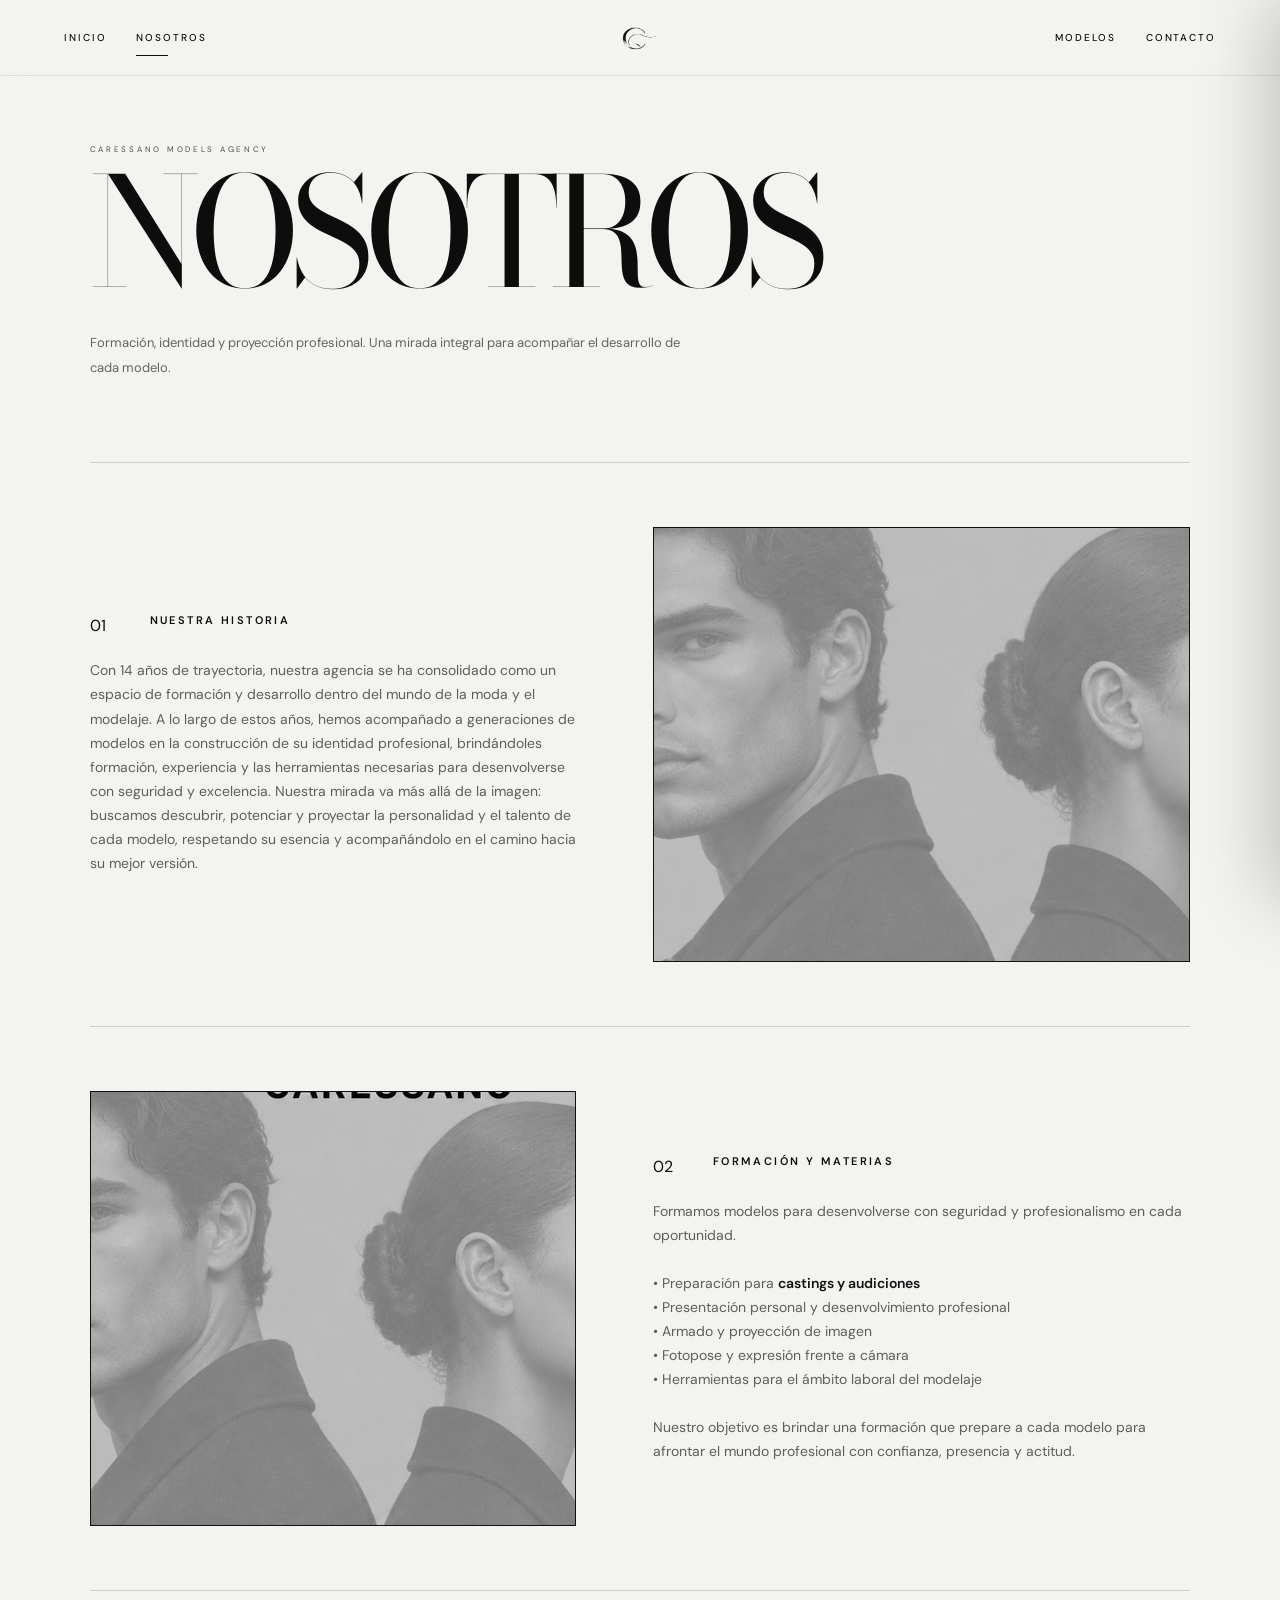
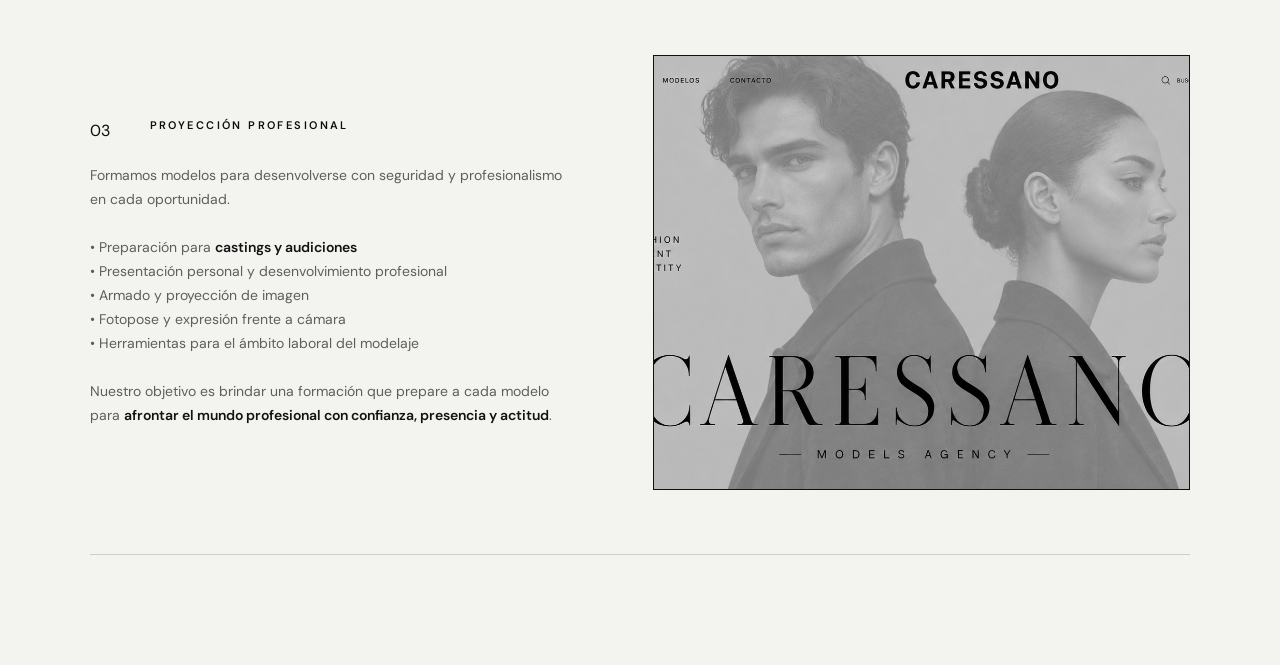
<file: caressano-models-main/nosotros.html>
<!doctype html>
<html lang="es">
<head>

  <meta charset="utf-8"><meta name="viewport" content="width=device-width,initial-scale=1,viewport-fit=cover">
  <title>Nosotros · Caressano Models Agency</title>
  <meta name="description" content="Conocé Caressano Models Agency, nuestra formación y equipo docente.">
  <link rel="preconnect" href="https://fonts.googleapis.com"><link rel="preconnect" href="https://fonts.gstatic.com" crossorigin><link href="https://fonts.googleapis.com/css2?family=Ballet:opsz@16..72&family=Bodoni+Moda:opsz,wght@6..96,400;6..96,600&family=Cormorant+Garamond:ital,wght@0,400;1,400&family=Great+Vibes&family=Italianno&family=Libre+Bodoni:ital,wght@0,400;1,400&family=Parisienne&family=Pinyon+Script&family=Prata&family=Sacramento&family=Tenor+Sans&display=swap" rel="stylesheet"><link rel="stylesheet" href="styles.css">
</head>
<body class="v5-clean nosotros-page">
<div id="pageTransition" class="page-transition active"><span>CARESSANO</span></div>
<header class="v5-nav">
  <div class="v5-nav-left"><a href="index.html" class="v5-link">INICIO</a><a href="nosotros.html" class="v5-link active">NOSOTROS</a></div>
  <a href="index.html" class="v5-logo" aria-label="Caressano Models - Inicio"><img src="caressano-mark.png" alt="Caressano"></a>
  <nav class="v5-nav-right" aria-label="Navegación principal">
    <a href="models.html" class="v5-link">MODELOS</a>
    <button class="v5-link v5-contact-nav" id="contactOpen" type="button">CONTACTO</button>
  </nav>
</header>
<main class="nosotros-main">
  <section class="nosotros-intro">
    <p class="nosotros-kicker">CARESSANO MODELS AGENCY</p>
    <h1>NOSOTROS</h1>
    <p class="nosotros-lead">Formación, identidad y proyección profesional. Una mirada integral para acompañar el desarrollo de cada modelo.</p>
  </section>
  <section class="nosotros-grid">
    <div class="nosotros-copy">
      <div class="nosotros-block"><span>01</span><h2>NUESTRA HISTORIA</h2><p>Con 14 años de trayectoria, nuestra agencia se ha consolidado como un espacio de formación y desarrollo dentro del mundo de la moda y el modelaje. A lo largo de estos años, hemos acompañado a generaciones de modelos en la construcción de su identidad profesional, brindándoles formación, experiencia y las herramientas necesarias para desenvolverse con seguridad y excelencia. Nuestra mirada va más allá de la imagen: buscamos descubrir, potenciar y proyectar la personalidad y el talento de cada modelo, respetando su esencia y acompañándolo en el camino hacia su mejor versión.</p></div>
      <div class="nosotros-block"><span>02</span><h2>FORMACIÓN Y MATERIAS</h2><p>Formamos modelos para desenvolverse con seguridad y profesionalismo en cada oportunidad.<br><br>• Preparación para <strong>castings y audiciones</strong><br>• Presentación personal y desenvolvimiento profesional<br>• Armado y proyección de imagen<br>• Fotopose y expresión frente a cámara<br>• Herramientas para el ámbito laboral del modelaje<br><br>Nuestro objetivo es brindar una formación que prepare a cada modelo para afrontar el mundo profesional con confianza, presencia y actitud.</p></div>
      <div class="nosotros-block"><span>03</span><h2>PROYECCIÓN PROFESIONAL</h2><p>Formamos modelos para desenvolverse con seguridad y profesionalismo en cada oportunidad.<br><br>• Preparación para <strong>castings y audiciones</strong><br>• Presentación personal y desenvolvimiento profesional<br>• Armado y proyección de imagen<br>• Fotopose y expresión frente a cámara<br>• Herramientas para el ámbito laboral del modelaje<br><br>Nuestro objetivo es brindar una formación que prepare a cada modelo para <strong>afrontar el mundo profesional con confianza, presencia y actitud</strong>.</p></div>
      <div class="nosotros-block nosotros-block-placeholder"><span>04</span><h2>CONTENIDO</h2><p>Espacio disponible para agregar información adicional sobre la agencia.</p></div>
      <div class="nosotros-block nosotros-block-placeholder"><span>05</span><h2>CONTENIDO</h2><p>Espacio disponible para agregar nuevos contenidos, proyectos o propuestas.</p></div>
      <div class="nosotros-block nosotros-block-placeholder"><span>06</span><h2>CONTENIDO</h2><p>Espacio disponible para futuras novedades de Caressano.</p></div>
    </div>
    <div class="nosotros-photos" aria-label="Fotografías de la agencia"></div>
  </section>
  <section class="premium-reel about-media-banner" id="aboutMediaBanner" aria-label="Editorial Caressano" hidden><div class="premium-reel-track" id="aboutMediaBannerTrack"></div></section>
</main>
<aside class="v5-drawer" id="contactDrawer" aria-hidden="true">
  <button class="v5-close" id="contactClose" aria-label="Cerrar contacto">×</button>
  <h2>CONTACTO</h2>
  <section><h3>INSTAGRAM</h3><a href="https://www.instagram.com/caressanomodels/" target="_blank" rel="noopener">◎ &nbsp; @CARESSANOMODELS</a></section>
  <section><h3>CONTACTO</h3><a href="mailto:info@caressanomodels.com">✉ &nbsp; INFO@CARESSANOMODELS.COM</a><a href="tel:+543581234567">☎ &nbsp; +54 9 358 123 4567</a></section>
  <section><h3>UBICACIÓN</h3><a class="drawer-location" href="https://www.google.com/maps/search/?api=1&query=R%C3%ADo+Cuarto%2C+C%C3%B3rdoba%2C+Argentina" target="_blank" rel="noopener">⌖ &nbsp; RÍO CUARTO, CÓRDOBA<br><span>ARGENTINA</span></a></section>
</aside>
<div class="v5-backdrop" id="contactBackdrop"></div>
<script src="app.js?v=20261019-persistence"></script>
</body></html>
</file>
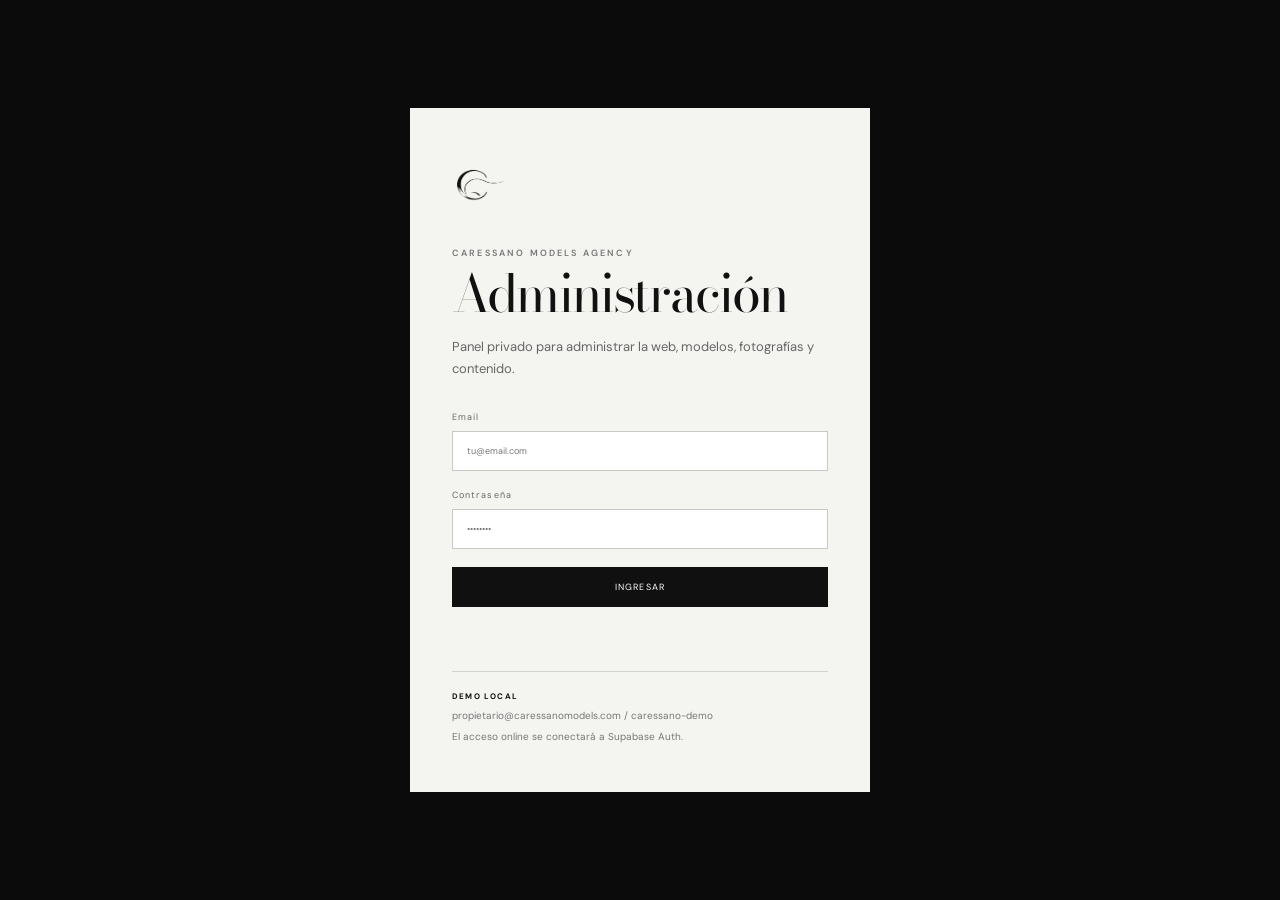
<file: caressano-models-storage-v2/admin.html>
<!doctype html>
<html lang="es">
<head>
  <meta charset="utf-8">
  <meta name="viewport" content="width=device-width,initial-scale=1,viewport-fit=cover">
  <title>Administración | Caressano Models</title>
  <link rel="preconnect" href="https://fonts.googleapis.com"><link rel="preconnect" href="https://fonts.gstatic.com" crossorigin><link href="https://fonts.googleapis.com/css2?family=Ballet:opsz@16..72&family=Bodoni+Moda:opsz,wght@6..96,400;6..96,600&family=Cormorant+Garamond:ital,wght@0,400;1,400&family=Great+Vibes&family=Italianno&family=Libre+Bodoni:ital,wght@0,400;1,400&family=Parisienne&family=Pinyon+Script&family=Prata&family=Sacramento&family=Tenor+Sans&display=swap" rel="stylesheet"><link rel="stylesheet" href="styles.css">
</head>
<body class="admin-page admin-v6">
<section class="admin-login" id="adminLogin">
  <div class="admin-login-card admin-login-card-pro">
    <img src="caressano-mark.png" alt="Caressano" class="admin-login-mark">
    <p class="admin-eyebrow">CARESSANO MODELS AGENCY</p>
    <h1>Administración</h1>
    <p class="admin-login-copy">Panel privado para administrar la web, modelos, fotografías y contenido.</p>
    <form id="loginForm" class="admin-login-form">
      <label>Email<input id="loginEmail" type="email" autocomplete="username" placeholder="tu@email.com" required></label>
      <label>Contraseña<input id="loginPassword" type="password" autocomplete="current-password" placeholder="••••••••" required></label>
      <button class="admin-primary" type="submit">INGRESAR</button>
      <p id="loginError" class="admin-login-error" aria-live="polite"></p>
    </form>
    <div class="admin-demo-note"><b>DEMO LOCAL</b><span>propietario@caressanomodels.com / caressano-demo</span><span>El acceso online se conectará a Supabase Auth.</span></div>
  </div>
</section>

<div class="admin-shell" id="adminShell" hidden>
  <header class="admin-header admin-header-v5">
    <a class="admin-brand" href="index.html" target="_blank"><img src="caressano-mark.png" alt=""><span>CARESSANO <small>CONTROL CENTER</small></span></a>
    <div class="admin-header-actions"><span class="admin-role-pill">PROPIETARIO</span><span id="globalStatus" class="admin-global-status">● LISTO</span><a href="index.html" target="_blank">VER SITIO ↗</a><button id="retryPublish" type="button">PUBLICAR PENDIENTES</button><button id="logoutBtn" type="button">SALIR</button></div>
  </header>

  <main class="admin-layout admin-layout-v5">
    <aside class="admin-sidebar admin-sidebar-pro">
      <p class="admin-sidebar-label">GESTIÓN</p>
      <button class="tab active" data-tab="resumen"><span>01</span>Resumen</button>
      <button class="tab" data-tab="inicio"><span>02</span>Inicio</button>
      <button class="tab" data-tab="modelos"><span>03</span>Modelos</button>
      <button class="tab" data-tab="nosotros"><span>04</span>Nosotros</button>
      <button class="tab" data-tab="contacto"><span>05</span>Contacto</button>
      <button class="tab" data-tab="diseno"><span>06</span>Diseño</button>
      <p class="admin-sidebar-label admin-sidebar-label-second">SISTEMA</p>
      <button class="tab" data-tab="backups"><span>07</span>Backups</button>
      <button class="tab" data-tab="usuarios"><span>08</span>Usuarios</button>
      <div class="admin-sidebar-bottom"><span>CARESSANO V8</span><small>Original Control Center Pro</small></div>
    </aside>

    <section class="admin-content admin-content-v5">
      <div id="tab-resumen" class="tab-panel active">
        <div class="admin-title-row"><div><p class="admin-eyebrow">CENTRO DE CONTROL</p><h1>Resumen</h1><p class="muted">Todo lo importante de la web en un solo lugar.</p></div><div class="admin-top-actions"><button class="admin-publish" data-go="backups">CREAR BACKUP</button><a class="admin-primary admin-a-btn" href="index.html" target="_blank">VER WEB ↗</a></div></div>
        <div class="admin-stat-grid admin-stat-grid-pro">
          <article><span>PUBLICADOS</span><strong id="publishedCount">0</strong><small>Modelos visibles</small></article>
          <article><span>BORRADORES</span><strong id="draftCount">0</strong><small>Perfiles sin publicar</small></article>
          <article><span>FOTOS PORTFOLIO</span><strong id="portfolioCount">0</strong><small>Imágenes cargadas</small></article>
          <article><span>NOSOTROS</span><strong id="aboutPhotoCount">0</strong><small>Cuadros de foto</small></article>
        </div>
        <div class="admin-dashboard-grid">
          <section class="admin-card-pro"><div class="admin-card-head"><div><p class="admin-eyebrow">ACCESOS RÁPIDOS</p><h2>Editar</h2></div></div><div class="admin-quick-grid admin-quick-grid-pro">
            <button class="admin-quick" data-go="modelos"><b>+ NUEVO MODELO</b><span>Perfil, medidas y portfolio</span></button>
            <button class="admin-quick" data-go="inicio"><b>PORTADA</b><span>Textos principales</span></button>
            <button class="admin-quick" data-go="nosotros"><b>NOSOTROS</b><span>Bloques y fotografías</span></button>
            <button class="admin-quick" data-go="diseno"><b>DISEÑO</b><span>Colores, tamaños y fondo</span></button>
          </div></section>
          <section class="admin-card-pro"><div class="admin-card-head"><div><p class="admin-eyebrow">ESTADO</p><h2>Publicación</h2></div></div><div class="admin-health-list">
            <div><span>Contenido local</span><b class="ok">LISTO</b></div><div><span>Panel responsive</span><b class="ok">LISTO</b></div><div><span>Base de datos Supabase</span><b class="pending">EN CONEXIÓN</b></div><div><span>Hosting público</span><b class="pending">PENDIENTE</b></div>
          </div></section>
        </div>
        <div class="admin-notice-dark"><b>Modo local seguro</b><p>Los cambios de esta versión se guardan en este navegador. Usá Backups para exportar una copia antes de cambios grandes. Cuando terminemos la conexión con Supabase, este mismo panel guardará online.</p></div>
      </div>

      <div id="tab-inicio" class="tab-panel">
        <div class="admin-title-row"><div><p class="admin-eyebrow">CONTENIDO</p><h1>Inicio</h1><p class="muted">Editá los textos visibles de la portada sin tocar código.</p></div><a class="admin-publish admin-a-btn" href="index.html" target="_blank">PREVISUALIZAR ↗</a></div>
        <div class="admin-code-note"><b>CÓDIGO + PANEL</b><p>Si editás HTML/CSS/JS en Visual Studio y no ves el cambio, es porque existe una personalización guardada en el navegador. Ahora cada bloque tiene <strong>RESTAURAR DESDE CÓDIGO</strong>: borra solo la personalización de ese bloque y vuelve a usar lo escrito en los archivos.</p></div><form id="homeForm" class="admin-form-card admin-wide-card">
          <div class="admin-section-block admin-priority-block"><div class="admin-photo-heading"><div><p class="admin-eyebrow">PORTADA · TEXTOS PRINCIPALES</p><h2>Marca y subtítulo</h2><p class="muted">Estos campos controlan directamente las palabras grandes de la portada.</p></div></div><div class="admin-form-two"><label><b>CARESSANO</b><input name="brand" placeholder="CARESSANO"><small class="admin-field-note">Marca principal de la portada.</small></label><label><b>MODELS AGENCY</b><input name="subtitle" placeholder="MODELS AGENCY"><small class="admin-field-note">Subtítulo ubicado debajo de CARESSANO.</small></label></div><label>Palabras laterales<textarea name="values" rows="3" placeholder="FASHION\nTALENT\nIDENTITY"></textarea><small class="admin-field-note">Una palabra por línea.</small></label><div class="admin-section-actions"><button type="button" class="admin-primary" data-save-home="brand,subtitle,values">GUARDAR ESTE BLOQUE</button><button type="button" class="admin-publish" data-reset-home="brand,subtitle,values">RESTAURAR DESDE CÓDIGO</button><span class="admin-save-msg" data-msg-home></span></div></div>
          <div class="admin-section-block admin-priority-block"><h2>CARESSANO · control de portada</h2><p class="muted">Mové el lockup completo, cambiá tipografías, tamaños y colores, u ocultalo sin borrar el contenido.</p><div class="admin-form-two"><label>Posición horizontal<div class="admin-range-row"><input name="brandX" type="range" min="-45" max="45"><output data-home-output="brandX"></output></div></label><label>Posición vertical<div class="admin-range-row"><input name="brandY" type="range" min="-35" max="35"><output data-home-output="brandY"></output></div></label></div><label class="admin-check"><input name="brandVisible" type="checkbox"> Mostrar CARESSANO + MODELS AGENCY</label><div class="admin-section-actions"><button type="button" class="admin-primary" data-save-home="brandX,brandY,brandVisible">GUARDAR POSICIÓN / VISIBILIDAD</button><button type="button" class="admin-publish" data-reset-home="brandX,brandY,brandVisible">RESTAURAR POSICIÓN</button><span class="admin-save-msg" data-msg-home></span></div></div>
          <div class="admin-section-block admin-news-section-editor"><div class="admin-photo-heading"><div><p class="admin-eyebrow">NOVEDADES</p><h2>Texto + imagen destacada</h2><p class="muted">La foto ocupa el bloque derecho de Novedades. Los colores de esta sección se guardan aparte y no modifican Modelos, Talent &amp; Discipline ni otros botones.</p></div><button id="addNewsItem" class="admin-publish" type="button">+ AGREGAR NOVEDAD</button></div><div class="admin-news-layout-editor"><div><div id="newsAdminList" class="admin-news-list"></div></div><div class="admin-news-image-card"><label class="admin-photo-upload admin-news-feature-upload" id="newsFeatureUpload"><input id="newsFeatureInput" type="file" accept="image/*"><span>+ CARGAR / CAMBIAR FOTO</span></label><button type="button" id="removeNewsFeature" class="admin-danger">QUITAR FOTO</button></div></div><div class="admin-form-five"><label>Fondo sección<input id="newsSectionBg" type="color" value="#090909"></label><label>Títulos<input id="newsTextColor" type="color" value="#ffffff"></label><label>Subtítulos<input id="newsBodyColor" type="color" value="#ffffff"></label><label>Botón VER NOVEDADES<input id="newsButtonBg" type="color" value="#ffffff"></label><label>Texto del botón<input id="newsButtonText" type="color" value="#090909"></label></div><div class="admin-design-section" style="margin-top:18px"><h3>Foto destacada · tamaño y filtro</h3><div class="admin-visual-grid"><label>Ancho del bloque <div class="admin-range-row"><input id="newsImageWidth" type="range" min="25" max="65" value="46"><output id="newsImageWidthOut">46%</output></div></label><label>Altura de la sección <div class="admin-range-row"><input id="newsImageHeight" type="range" min="420" max="900" step="10" value="620"><output id="newsImageHeightOut">620px</output></div></label><label>Ajuste de foto<select id="newsImageFit"><option value="cover">Cubrir el recuadro</option><option value="contain">Mostrar foto completa</option></select></label><label>Filtro<select id="newsImageFilter"><option value="natural">Color natural</option><option value="mono">Blanco y negro</option></select></label></div></div><div class="admin-section-actions"><button type="button" id="saveNewsSection" class="admin-primary">GUARDAR NOVEDADES</button><button type="button" id="resetNewsSection" class="admin-publish">RESTAURAR DESDE CÓDIGO</button><span class="admin-save-msg" id="newsSaveMsg"></span></div></div>
          <div class="admin-section-block admin-banner-editor"><div class="admin-photo-heading"><div><h2>Banner editorial en movimiento</h2><p class="muted">Elegí si querés mostrar fotos en movimiento o un video MP4.</p></div><label class="admin-file-button">+ AGREGAR FOTOS / VIDEO<input id="bannerMediaInput" type="file" accept="image/*,video/mp4" multiple></label></div><div class="admin-form-two"><label>Tipo de banner<select id="bannerMode"><option value="photos">FOTOS</option><option value="video">VIDEO MP4</option></select></label><label class="admin-check"><input id="bannerEnabled" type="checkbox"> Mostrar banner en Inicio</label></div><div class="admin-visual-grid"><label>Altura del banner <div class="admin-range-row"><input id="bannerHeight" type="range" min="180" max="620" step="10"><output id="bannerHeightOut"></output></div></label><label>Velocidad <div class="admin-range-row"><input id="bannerSpeed" type="range" min="18" max="110" step="1"><output id="bannerSpeedOut"></output></div></label><label>Separación entre piezas <div class="admin-range-row"><input id="bannerGap" type="range" min="4" max="48" step="1"><output id="bannerGapOut"></output></div></label><label>Oscurecer <div class="admin-range-row"><input id="bannerOverlay" type="range" min="0" max="45" step="1"><output id="bannerOverlayOut"></output></div></label><label>Separación desde portada <div class="admin-range-row"><input id="bannerTopSpace" type="range" min="0" max="120" step="2"><output id="bannerTopSpaceOut"></output></div></label><label>Ancho de cada pieza <div class="admin-range-row"><input id="bannerItemWidth" type="range" min="18" max="48" step="1"><output id="bannerItemWidthOut"></output></div></label><label>Esquinas <div class="admin-range-row"><input id="bannerRadius" type="range" min="0" max="28" step="1"><output id="bannerRadiusOut"></output></div></label><label>Desvanecido lateral <div class="admin-range-row"><input id="bannerFade" type="range" min="0" max="18" step="1"><output id="bannerFadeOut"></output></div></label><label>Grosor del borde <div class="admin-range-row"><input id="bannerBorderWidth" type="range" min="0" max="8" step="1"><output id="bannerBorderWidthOut"></output></div></label></div><div id="bannerMediaList" class="admin-gallery-mini admin-banner-media-list"></div><div class="admin-section-actions"><button type="button" id="saveBannerSection" class="admin-primary">GUARDAR BANNER</button><button type="button" id="resetBannerSection" class="admin-publish">RESTAURAR DESDE CÓDIGO</button><span class="admin-save-msg" id="bannerSaveMsg"></span></div></div><div class="admin-save-row admin-sticky-actions"><button class="admin-primary" type="submit">GUARDAR TODO INICIO</button><button class="admin-publish" id="resetHome" type="button">RESTAURAR TODO INICIO</button><span class="admin-save-msg" id="homeSaveMsg"></span></div>
        </form>
      </div>

      <div id="tab-modelos" class="tab-panel">
        <div class="admin-title-row"><div><p class="admin-eyebrow">BOARD</p><h1>Modelos</h1><p class="muted">Creá, ordená, duplicá, editá y publicá perfiles.</p></div><button id="newModel" class="admin-primary">+ NUEVO MODELO</button></div>
        <form id="modelsCopyForm" class="admin-form-card admin-wide-card admin-copy-card">
          <div class="admin-section-block"><div class="admin-photo-heading"><div><p class="admin-eyebrow">TEXTOS DE LA PÁGINA MODELOS</p><h2>Talent &amp; Discipline + Modelos</h2><p class="muted">Texto, color, tipografía y tamaño independientes para los títulos principales.</p></div><a class="admin-publish admin-a-btn" href="models.html" target="_blank">PREVISUALIZAR ↗</a></div>
            <div class="admin-form-two"><label>Kicker superior<input name="introKicker"></label><label>Primera línea<input name="introTitle" placeholder="Talent &"></label></div>
            <div class="admin-form-two"><label>Segunda línea<input name="introAccent" placeholder="Discipline."></label><label>Kicker del board<input name="boardKicker"></label></div>
            <div class="admin-form-three"><label>Color Talent & Discipline<input name="introTitleColor" type="color"></label><label>Tipografía<select name="introTitleFont" class="font-picker"></select></label><label>Tamaño<input name="introTitleSize" type="number" min="28" max="180"></label></div>
            <label>Descripción superior<textarea name="introCopy" rows="3"></textarea></label>
            <label><b>Título del board</b><input name="boardTitle" placeholder="Modelos."></label>
            <div class="admin-form-three"><label>Color “Modelos”<input name="boardTitleColor" type="color"></label><label>Tipografía<select name="boardTitleFont" class="font-picker"></select></label><label>Tamaño<input name="boardTitleSize" type="number" min="24" max="140"></label></div><div class="admin-section-actions"><button type="button" class="admin-primary" data-save-modelcopy="introKicker,introTitle,introAccent,boardKicker,introTitleColor,introTitleFont,introTitleSize,introCopy,boardTitle,boardTitleColor,boardTitleFont,boardTitleSize">GUARDAR ESTE BLOQUE</button><button type="button" class="admin-publish" data-reset-modelcopy="introKicker,introTitle,introAccent,boardKicker,introTitleColor,introTitleFont,introTitleSize,introCopy,boardTitle,boardTitleColor,boardTitleFont,boardTitleSize">RESTAURAR DESDE CÓDIGO</button><span class="admin-save-msg" data-msg-modelcopy></span></div>
          </div>
          <div class="admin-section-block"><h2>Convocatoria / Postularme</h2><label>Título<textarea name="castingTitle" rows="2"></textarea></label><div class="admin-form-three"><label>Color del título<input name="castingTitleColor" type="color"></label><label>Tipografía<select name="castingTitleFont" class="font-picker"></select></label><label>Tamaño<input name="castingTitleSize" type="number" min="24" max="120"></label></div><div class="admin-section-actions"><button type="button" class="admin-primary" data-save-modelcopy="castingTitle,castingTitleColor,castingTitleFont,castingTitleSize">GUARDAR TEXTO</button><button type="button" class="admin-publish" data-reset-modelcopy="castingTitle,castingTitleColor,castingTitleFont,castingTitleSize">RESTAURAR TEXTO</button><span class="admin-save-msg" data-msg-modelcopy></span></div><div class="admin-isolated-controls"><p class="admin-eyebrow">BOTÓN POSTULARME · SOLO BOTÓN</p><div class="admin-form-two"><label>Fondo del botón<input id="postularButtonBg" type="color" value="#f2f2ee"></label><label>Texto del botón<input id="postularButtonText" type="color" value="#111111"></label></div><div class="admin-section-actions"><button type="button" id="savePostularButton" class="admin-primary">GUARDAR SOLO BOTÓN</button><button type="button" id="resetPostularButton" class="admin-publish">RESTAURAR BOTÓN</button><span class="admin-save-msg" id="postularButtonMsg"></span></div></div></div>
          <div class="admin-section-block"><h2>Texto del portfolio individual</h2><div class="admin-form-two"><label>Kicker<input name="profilePortfolioKicker" placeholder="PORTFOLIO"></label><label>Primera línea<input name="profilePortfolioTitle" placeholder="Presencia."></label></div><label>Segunda línea / acento<input name="profilePortfolioAccent" placeholder="Identidad."></label><div class="admin-section-actions"><button type="button" class="admin-primary" data-save-modelcopy="profilePortfolioKicker,profilePortfolioTitle,profilePortfolioAccent">GUARDAR ESTE BLOQUE</button><button type="button" class="admin-publish" data-reset-modelcopy="profilePortfolioKicker,profilePortfolioTitle,profilePortfolioAccent">RESTAURAR DESDE CÓDIGO</button><span class="admin-save-msg" data-msg-modelcopy></span></div></div>
          <div class="admin-save-row"><button class="admin-primary" type="submit">GUARDAR TODO MODELOS</button><button class="admin-publish" id="resetModelsCopy" type="button">RESTAURAR TEXTOS</button><span class="admin-save-msg" id="modelsCopySaveMsg"></span></div>
        </form>
        <div class="admin-toolbar"><input id="modelSearch" type="search" placeholder="Buscar modelo…"><select id="modelFilter"><option value="all">Todos</option><option value="published">Publicados</option><option value="draft">Borradores</option><option value="placeholder">Espacios vacíos</option></select><span id="modelResultCount"></span></div>
        <div id="modelAdminList" class="admin-model-list"></div>
      </div>

      <div id="tab-nosotros" class="tab-panel">
        <div class="admin-title-row"><div><p class="admin-eyebrow">AGENCIA</p><h1>Nosotros</h1><p class="muted">Bloques de texto y fotografías administrables. Cada foto puede tener tamaño y posición X/Y propios para armar una composición libre, no una columna.</p></div><a class="admin-publish admin-a-btn" href="nosotros.html" target="_blank">PREVISUALIZAR ↗</a></div>
        <form id="aboutForm" class="admin-form-card admin-wide-card">
          <div class="admin-section-block"><div class="admin-photo-heading"><div><h2>Introducción</h2><p class="muted">Texto superior de la página.</p></div></div><label>Texto<textarea name="intro" rows="4"></textarea></label><div class="admin-size-line"><label>Tamaño <input name="introSize" type="number" min="10" max="40" step="1"><small>px</small></label></div><div class="admin-section-actions"><button type="button" id="saveAboutIntro" class="admin-primary">GUARDAR INTRODUCCIÓN</button><button type="button" id="resetAboutIntro" class="admin-publish">RESTAURAR DESDE CÓDIGO</button><span class="admin-save-msg" id="aboutIntroMsg"></span></div></div>
          <div class="admin-section-block"><div class="admin-photo-heading"><div><h2>Bloques de contenido</h2><p class="muted">Agregá, eliminá y reordená secciones. Usá **texto** para negrita.</p></div><button id="addAboutBlock" class="admin-publish" type="button">+ AGREGAR BLOQUE</button></div><div id="aboutBlocks" class="admin-block-list"></div></div>
          <div class="admin-section-block"><div class="admin-photo-heading"><div><h2>Fotos</h2><p class="muted">Se muestran en una cuadrícula de 2 columnas. Cada foto tiene encuadre, zoom, posición y filtro propios.</p></div><button id="addAboutPhoto" class="admin-publish" type="button">+ AGREGAR BLOQUE MULTIMEDIA</button></div><div class="admin-photo-slots" id="aboutPhotoSlots"></div></div>
          <div class="admin-section-block admin-banner-editor"><div class="admin-photo-heading"><div><h2>Banner final de Nosotros</h2><p class="muted">Banner independiente al final de la página. Puede ser fotos en movimiento o video MP4.</p></div><label class="admin-file-button">+ AGREGAR FOTOS / VIDEO<input id="aboutBannerMediaInput" type="file" accept="image/*,video/mp4" multiple></label></div><div class="admin-form-two"><label>Tipo de banner<select id="aboutBannerMode"><option value="photos">FOTOS</option><option value="video">VIDEO MP4</option></select></label><label class="admin-check"><input id="aboutBannerEnabled" type="checkbox"> Mostrar banner en Nosotros</label></div><div class="admin-visual-grid"><label>Altura <div class="admin-range-row"><input id="aboutBannerHeight" type="range" min="180" max="620" step="10"><output id="aboutBannerHeightOut"></output></div></label><label>Velocidad <div class="admin-range-row"><input id="aboutBannerSpeed" type="range" min="18" max="110"><output id="aboutBannerSpeedOut"></output></div></label><label>Separación <div class="admin-range-row"><input id="aboutBannerGap" type="range" min="4" max="48"><output id="aboutBannerGapOut"></output></div></label><label>Ancho de pieza <div class="admin-range-row"><input id="aboutBannerItemWidth" type="range" min="18" max="60"><output id="aboutBannerItemWidthOut"></output></div></label></div><div id="aboutBannerMediaList" class="admin-gallery-mini admin-banner-media-list"></div></div><div class="admin-save-row admin-sticky-actions"><button class="admin-primary" type="submit">GUARDAR NOSOTROS</button><span class="admin-save-msg" id="aboutSaveMsg"></span></div>
        </form>
      </div>

      <div id="tab-contacto" class="tab-panel">
        <div class="admin-title-row"><div><p class="admin-eyebrow">DATOS GLOBALES</p><h1>Contacto</h1><p class="muted">Una modificación acá se utiliza en toda la web.</p></div></div>
        <form id="contactForm" class="admin-form-card admin-contact-form">
          <label>Instagram<div class="admin-input-prefix"><span>@</span><input name="instagram"></div></label>
          <label>WhatsApp<input name="phone" placeholder="+54 9 358 ..."><small class="admin-field-note">Este número recibe las solicitudes de portfolio.</small></label>
          <label>Email<input name="email" type="email"></label>
          <label>Ubicación<input name="location"></label>
          <label>Enlace de Google Maps<input name="maps" type="url"></label>
          <div class="admin-contact-preview"><p class="admin-eyebrow">VISTA RÁPIDA</p><div id="contactPreview"></div></div>
          <div class="admin-save-row"><button class="admin-primary" type="submit">GUARDAR CONTACTO</button><span class="admin-save-msg" id="contactSaveMsg"></span></div>
        </form>
      </div>

      <div id="tab-diseno" class="tab-panel">
        <div class="admin-title-row"><div><p class="admin-eyebrow">APARIENCIA</p><h1>Diseño</h1><p class="muted">Control visual general con restauración segura.</p></div><a class="admin-publish admin-a-btn" href="index.html" target="_blank">VER RESULTADO ↗</a></div>
        <form id="visualForm" class="admin-form-card admin-visual-form admin-wide-card">
          <div class="admin-design-section"><div class="admin-photo-heading"><div><h2>Portada principal</h2><p class="muted">Reemplazá y encuadrá la imagen de portada.</p></div><button id="removeHeroImage" class="admin-danger" type="button">USAR FOTO ORIGINAL</button></div><label class="admin-hero-upload" id="heroUploadPreview"><input id="heroImageInput" type="file" accept="image/*"><span>CAMBIAR FONDO PRINCIPAL</span></label><div class="admin-visual-grid"><label>Ajuste<select name="heroFit"><option value="original">Diseño original</option><option value="contain">Mostrar completa</option><option value="cover">Cubrir pantalla</option><option value="custom">Tamaño personalizado</option></select></label><label>Escala <div class="admin-range-row"><input name="heroScale" type="range" min="40" max="180"><output data-output="heroScale"></output></div></label><label>Posición horizontal <div class="admin-range-row"><input name="heroPosX" type="range" min="0" max="100"><output data-output="heroPosX"></output></div></label><label>Posición vertical <div class="admin-range-row"><input name="heroPosY" type="range" min="0" max="100"><output data-output="heroPosY"></output></div></label><label>Filtro de portada<select name="heroFilter"><option value="natural">Color natural</option><option value="mono">Blanco y negro</option></select></label></div><div class="admin-section-actions"><button type="button" class="admin-primary" data-save-visual-section>GUARDAR ESTA SECCIÓN</button><button type="button" class="admin-publish" data-reset-visual-section>RESTAURAR DESDE CÓDIGO</button><span class="admin-save-msg" data-msg-visual></span></div></div>
          <div class="admin-design-section"><div class="admin-photo-heading"><div><h2>Tipografías</h2><p class="muted">Editoriales tipo Vogue, modernas y cursivas elegantes. Los cambios se guardan solo cuando presionás GUARDAR ESTA SECCIÓN.</p></div></div><div class="admin-visual-grid admin-font-grid"><label>CARESSANO<select name="fontBrand" class="font-picker"></select></label><label>MODELS AGENCY<select name="fontHeroSub" class="font-picker"></select></label><label>Títulos editoriales<select name="fontHeading" class="font-picker"></select></label><label>Acentos / cursivas<select name="fontAccent" class="font-picker"></select></label><label>Texto general<select name="fontBody" class="font-picker"></select></label><label>Navegación<select name="fontNav" class="font-picker"></select></label><label>Botones<select name="fontButtons" class="font-picker"></select></label><label>Nombres de modelos<select name="fontModel" class="font-picker"></select></label></div><div class="admin-section-actions"><button type="button" class="admin-primary" data-save-visual-section>GUARDAR ESTA SECCIÓN</button><button type="button" class="admin-publish" data-reset-visual-section>RESTAURAR DESDE CÓDIGO</button><span class="admin-save-msg" data-msg-visual></span></div></div>
          <div class="admin-design-section"><h2>Colores · control total</h2><p class="muted">Cada grupo se puede personalizar de forma independiente.</p><div class="admin-color-grid"><label>Fondo general<input name="bodyBg" type="color"></label><label>Texto general<input name="bodyText" type="color"></label><label>Fondo portada<input name="heroBg" type="color"></label><label>Header<input name="navBg" type="color"></label><label>Texto header<input name="navText" type="color"></label><label>Logo C<input name="logoColor" type="color"></label><label>CARESSANO<input name="heroTitle" type="color"></label><label>MODELS AGENCY<input name="heroSub" type="color"></label><label>Valores laterales<input name="heroValues" type="color"></label><label>Fondo banner móvil<input name="bannerBg" type="color"></label><label>Borde banner<input name="bannerBorder" type="color"></label><label>Color capa banner<input name="bannerOverlayColor" type="color"></label><label>Fondo Modelos<input name="modelsBg" type="color"></label><label>Texto Modelos<input name="modelsText" type="color"></label><label>Tarjetas modelos<input name="cardBg" type="color"></label><label>Texto tarjetas<input name="cardText" type="color"></label><label>Fondo Nosotros<input name="aboutBg" type="color"></label><label>Título Nosotros<input name="aboutTitleColor" type="color"></label><label>Texto Nosotros<input name="aboutText" type="color"></label><label>Números Nosotros<input name="aboutNumber" type="color"></label><label>Fondo perfil<input name="profileBg" type="color"></label><label>Texto perfil<input name="profileText" type="color"></label><label>Fondo oscuro / booking<input name="darkBg" type="color"></label><label>Texto sobre oscuro<input name="darkText" type="color"></label><label>Drawer contacto<input name="drawerBg" type="color"></label><label>Texto drawer<input name="drawerText" type="color"></label><label>Acento general<input name="accent" type="color"></label><label>Texto secundario<input name="mutedText" type="color"></label></div><div class="admin-section-actions"><button type="button" class="admin-primary" data-save-visual-section>GUARDAR ESTA SECCIÓN</button><button type="button" class="admin-publish" data-reset-visual-section>RESTAURAR DESDE CÓDIGO</button><span class="admin-save-msg" data-msg-visual></span></div></div>
          <div class="admin-design-section"><h2>Tamaños tipográficos</h2><div class="admin-visual-grid"><label>CARESSANO <div class="admin-range-row"><input name="heroTitleSize" type="range" min="60" max="240" step="2"><output data-output="heroTitleSize"></output></div></label><label>MODELS AGENCY <div class="admin-range-row"><input name="heroSubtitleSize" type="range" min="7" max="30"><output data-output="heroSubtitleSize"></output></div></label><label>Título Novedades <div class="admin-range-row"><input name="representTitleSize" type="range" min="28" max="110"><output data-output="representTitleSize"></output></div></label><label>Título Modelos <div class="admin-range-row"><input name="modelsTitleSize" type="range" min="42" max="150" step="2"><output data-output="modelsTitleSize"></output></div></label><label>Título Nosotros <div class="admin-range-row"><input name="aboutTitleSize" type="range" min="48" max="190" step="2"><output data-output="aboutTitleSize"></output></div></label><label>Nombre del modelo <div class="admin-range-row"><input name="profileTitleSize" type="range" min="46" max="150" step="2"><output data-output="profileTitleSize"></output></div></label><label>Texto general <div class="admin-range-row"><input name="bodySize" type="range" min="12" max="24"><output data-output="bodySize"></output></div></label><label>Navegación <div class="admin-range-row"><input name="navSize" type="range" min="8" max="20"><output data-output="navSize"></output></div></label><label>Botones <div class="admin-range-row"><input name="buttonSize" type="range" min="8" max="20"><output data-output="buttonSize"></output></div></label></div><div class="admin-section-actions"><button type="button" class="admin-primary" data-save-visual-section>GUARDAR ESTA SECCIÓN</button><button type="button" class="admin-publish" data-reset-visual-section>RESTAURAR DESDE CÓDIGO</button><span class="admin-save-msg" data-msg-visual></span></div></div>
          <div class="admin-design-section"><div class="admin-photo-heading"><div><h2>Modelos · acabado editorial</h2><p class="muted">Corregí el blanco y negro forzado y controlá el carácter de las fotos y tarjetas.</p></div></div><div class="admin-visual-grid"><label>Tratamiento de fotos<select name="modelImageStyle"><option value="natural">Color natural</option><option value="editorial">Editorial suave</option><option value="muted">Color desaturado premium</option><option value="mono">Blanco y negro</option></select></label><label>Tratamiento portfolio<select name="galleryImageStyle"><option value="natural">Color natural</option><option value="editorial">Editorial suave</option><option value="muted">Color desaturado premium</option><option value="mono">Blanco y negro</option></select></label><label>Separación tarjetas <div class="admin-range-row"><input name="modelCardGap" type="range" min="6" max="40" step="1"><output data-output="modelCardGap"></output></div></label><label>Esquinas tarjetas <div class="admin-range-row"><input name="modelCardRadius" type="range" min="0" max="26" step="1"><output data-output="modelCardRadius"></output></div></label><label>Altura de foto <div class="admin-range-row"><input name="modelPhotoHeight" type="range" min="320" max="680" step="10"><output data-output="modelPhotoHeight"></output></div></label><label>Elevación hover <div class="admin-range-row"><input name="modelHoverLift" type="range" min="0" max="18" step="1"><output data-output="modelHoverLift"></output></div></label></div><div class="admin-section-actions"><button type="button" class="admin-primary" data-save-visual-section>GUARDAR ESTA SECCIÓN</button><button type="button" class="admin-publish" data-reset-visual-section>RESTAURAR DESDE CÓDIGO</button><span class="admin-save-msg" data-msg-visual></span></div></div>
          <div class="admin-design-section"><div class="admin-photo-heading"><div><h2>Ritmo y composición</h2><p class="muted">Ajustes finos para que la página respire más o se vea más compacta.</p></div></div><div class="admin-visual-grid"><label>Espaciado de secciones <div class="admin-range-row"><input name="sectionSpacing" type="range" min="60" max="180" step="5"><output data-output="sectionSpacing"></output></div></label><label>Interlineado general <div class="admin-range-row"><input name="bodyLineHeight" type="range" min="130" max="220" step="5"><output data-output="bodyLineHeight"></output></div></label><label>Tracking títulos <div class="admin-range-row"><input name="headingTracking" type="range" min="-8" max="12" step="1"><output data-output="headingTracking"></output></div></label><label>Opacidad header <div class="admin-range-row"><input name="navOpacity" type="range" min="70" max="100" step="1"><output data-output="navOpacity"></output></div></label><label>Blur header <div class="admin-range-row"><input name="navBlur" type="range" min="0" max="30" step="1"><output data-output="navBlur"></output></div></label><label>Radio multimedia <div class="admin-range-row"><input name="mediaRadius" type="range" min="0" max="28" step="1"><output data-output="mediaRadius"></output></div></label></div><div class="admin-section-actions"><button type="button" class="admin-primary" data-save-visual-section>GUARDAR ESTA SECCIÓN</button><button type="button" class="admin-publish" data-reset-visual-section>RESTAURAR DESDE CÓDIGO</button><span class="admin-save-msg" data-msg-visual></span></div></div>
          <div class="admin-design-section"><h2>Animaciones premium</h2><div class="admin-visual-grid"><label>Intensidad<select name="motionPreset"><option value="soft">Suave editorial</option><option value="cinematic">Cinemática</option><option value="future">Delicada futurista</option><option value="minimal">Minimal</option><option value="none">Sin animación</option></select></label><label>Velocidad global <div class="admin-range-row"><input name="motionSpeed" type="range" min="50" max="180" step="5"><output data-output="motionSpeed"></output></div></label><label>Zoom de fotos <div class="admin-range-row"><input name="imageZoom" type="range" min="100" max="116" step="1"><output data-output="imageZoom"></output></div></label></div><div class="admin-section-actions"><button type="button" class="admin-primary" data-save-visual-section>GUARDAR ESTA SECCIÓN</button><button type="button" class="admin-publish" data-reset-visual-section>RESTAURAR DESDE CÓDIGO</button><span class="admin-save-msg" data-msg-visual></span></div></div>
          <div class="admin-save-row admin-sticky-actions"><button class="admin-primary" type="submit">GUARDAR TODO DISEÑO</button><button id="resetVisual" class="admin-publish" type="button">RESTAURAR ORIGINAL</button><span class="admin-save-msg" id="visualSaveMsg"></span></div>
        </form>
      </div>

      <div id="tab-backups" class="tab-panel">
        <div class="admin-title-row"><div><p class="admin-eyebrow">SEGURIDAD</p><h1>Backups</h1><p class="muted">Exportá todo el contenido editable antes de hacer cambios grandes.</p></div></div>
        <div class="admin-backup-grid">
          <section class="admin-card-pro"><h2>Exportar</h2><p>Descarga un archivo JSON con modelos, textos, contacto, Nosotros y diseño.</p><button id="exportBackup" class="admin-primary" type="button">DESCARGAR BACKUP</button></section>
          <section class="admin-card-pro"><h2>Importar</h2><p>Restaurá un backup creado desde este panel.</p><label class="admin-file-button">SELECCIONAR BACKUP<input id="importBackup" type="file" accept="application/json,.json"></label></section>
          <section class="admin-card-pro admin-danger-card"><h2>Restauración</h2><p>Vuelve a los datos originales incluidos en esta versión. No se puede deshacer si no tenés backup.</p><button id="resetAll" class="admin-danger" type="button">RESTAURAR DATOS LOCALES</button></section>
        </div>
        <div id="backupMessage" class="admin-backup-message"></div>
      </div>

      <div id="tab-usuarios" class="tab-panel">
        <div class="admin-title-row"><div><p class="admin-eyebrow">ACCESOS</p><h1>Usuarios</h1><p class="muted">Estructura prevista para el panel online.</p></div><button class="admin-primary admin-disabled" type="button">+ INVITAR USUARIO</button></div>
        <div class="admin-user-list"><article><div class="admin-avatar">P</div><div><b>Propietario</b><span>propietario@caressanomodels.com</span></div><em>PROPIETARIO</em><small>Acceso completo</small></article><article><div class="admin-avatar">A</div><div><b>Administrador de contenido</b><span>Cuenta a crear en Supabase</span></div><em>ADMINISTRADOR</em><small>Contenido, modelos y fotos</small></article></div>
        <div class="admin-security-grid"><div><b>PROPIETARIO</b><p>Contenido, diseño, usuarios, configuración, backups y publicación.</p></div><div><b>ADMINISTRADOR</b><p>Modelos, fotografías, Inicio, Nosotros y Contacto. Sin gestión de propietarios.</p></div></div>
        <div class="admin-notice"><b>PRÓXIMO PASO ONLINE</b><p>Este módulo se conectará a Supabase Auth. Las contraseñas no quedarán dentro de los archivos de la web y cada persona tendrá su sesión independiente.</p></div>
      </div>
    </section>
  </main>
</div>
<script src="media-upload.js?v=20261022-storage-v2"></script>
<script src="admin.js?v=20261022-storage-v2"></script>
</body>
</html>
</file>
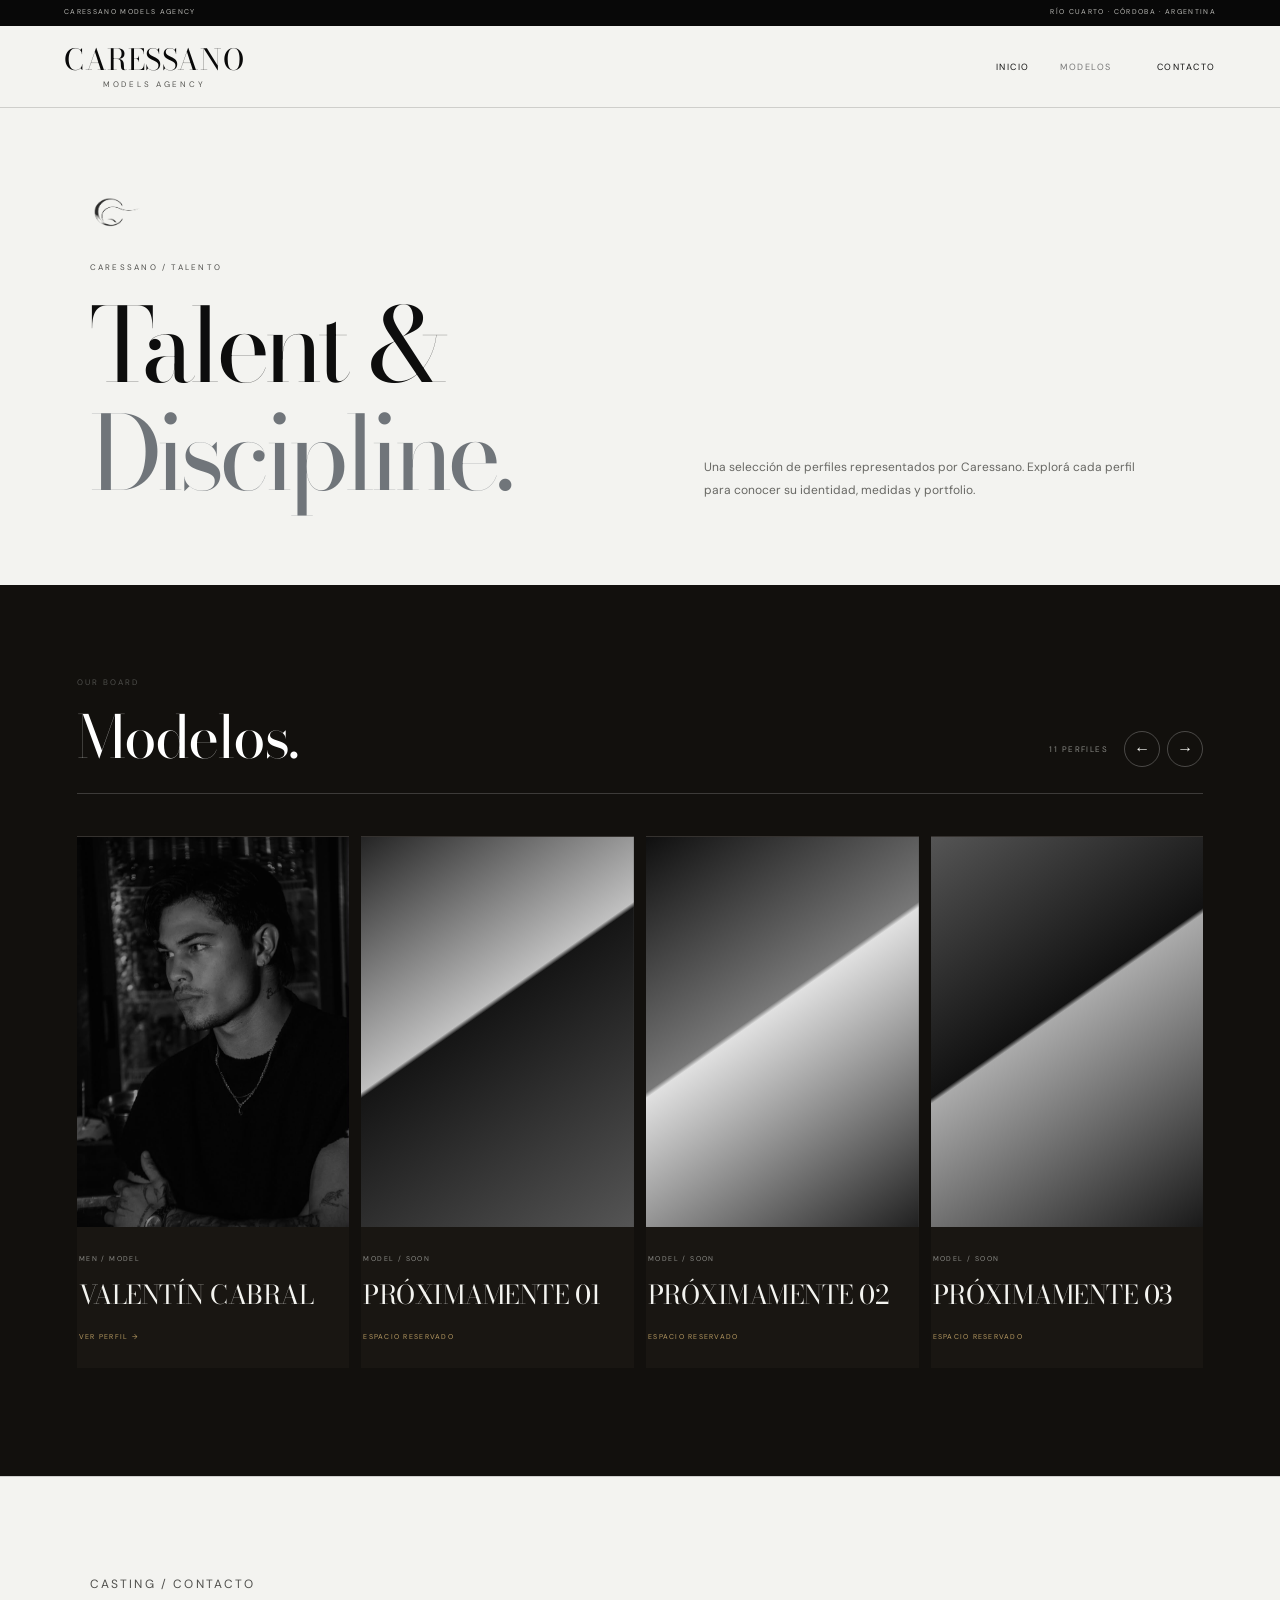
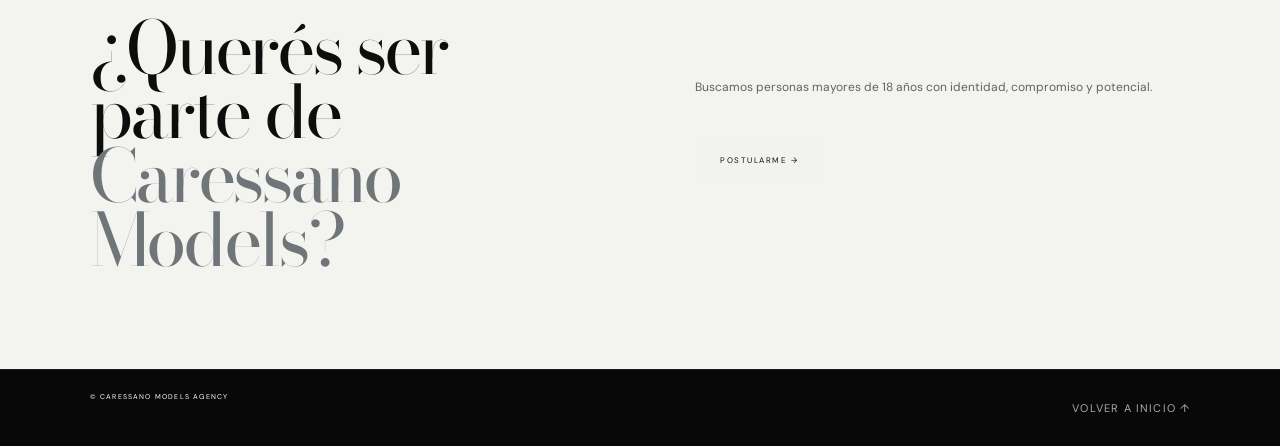
<file: caressano-models-storage-v2/models.html>
<!doctype html>
<html lang="es">
<head>

  <meta charset="utf-8"><meta name="viewport" content="width=device-width,initial-scale=1">
  <title>Modelos · Caressano</title>
  <link rel="preconnect" href="https://fonts.googleapis.com"><link rel="preconnect" href="https://fonts.gstatic.com" crossorigin><link href="https://fonts.googleapis.com/css2?family=Ballet:opsz@16..72&family=Bodoni+Moda:opsz,wght@6..96,400;6..96,600&family=Cormorant+Garamond:ital,wght@0,400;1,400&family=Great+Vibes&family=Italianno&family=Libre+Bodoni:ital,wght@0,400;1,400&family=Parisienne&family=Pinyon+Script&family=Prata&family=Sacramento&family=Tenor+Sans&display=swap" rel="stylesheet"><link rel="stylesheet" href="styles.css">
</head>
<body class="models-page">
<div id="pageTransition" class="page-transition active"><span>CARESSANO</span></div>
<header class="header models-header">
  <div class="topbar"><span>CARESSANO MODELS AGENCY</span><span>RÍO CUARTO · CÓRDOBA · ARGENTINA</span></div>
  <div class="nav"><a class="logo" href="index.html">CARESSANO<small>MODELS AGENCY</small></a><nav><a href="index.html">INICIO</a><a class="active" href="models.html">MODELOS</a></nav><div class="nav-actions"><a href="#contacto">CONTACTO</a><button id="menuBtn" aria-label="Menú">☰</button></div></div>
  <div id="mobileMenu" class="mobile-menu"><a href="index.html">INICIO</a><a href="models.html">MODELOS</a><a href="#contacto">CONTACTO</a></div>
</header>
<main class="models-shell">
  <section class="models-intro"><div class="models-intro-heading"><img class="models-intro-logo" src="caressano-mark.png" alt="Caressano"><p class="kicker">CARESSANO / TALENTO</p><h1>Talent &amp;<br><em>Discipline.</em></h1></div><p>Una selección de perfiles representados por Caressano. Explorá cada perfil para conocer su identidad, medidas y portfolio.</p></section>
  <section class="models-section compact-models"><div class="section-head"><div><p class="kicker">OUR BOARD</p><h2>Modelos.</h2></div><div class="models-head-actions"><span id="modelCount"></span><div class="models-arrows" aria-label="Navegar modelos"><button type="button" id="modelsPrev" aria-label="Modelos anteriores">←</button><button type="button" id="modelsNext" aria-label="Modelos siguientes">→</button></div></div></div><div class="models-grid" id="models"></div></section>
  <section class="models-contact" id="contacto"><div><p class="kicker accent-text">CASTING / CONTACTO</p><h2 class="casting-title">¿Querés ser parte de<br><em>Caressano Models?</em></h2></div><div><p>Buscamos personas mayores de 18 años con identidad, compromiso y potencial.</p><div class="mini-contact"><span data-edit="contact.email"></span><a class="maps-location" data-edit="contact.location" href="https://www.google.com/maps/search/?api=1&query=R%C3%ADo+Cuarto%2C+C%C3%B3rdoba%2C+Argentina" target="_blank" rel="noopener"></a></div><a class="button" href="mailto:casting@caressanomodels.com">POSTULARME →</a></div></section>
</main>
<footer class="models-footer"><span>© CARESSANO MODELS AGENCY</span><a href="index.html">VOLVER A INICIO ↑</a></footer>
<script src="app.js?v=20261022-storage-v2"></script>
</body></html>
</file>
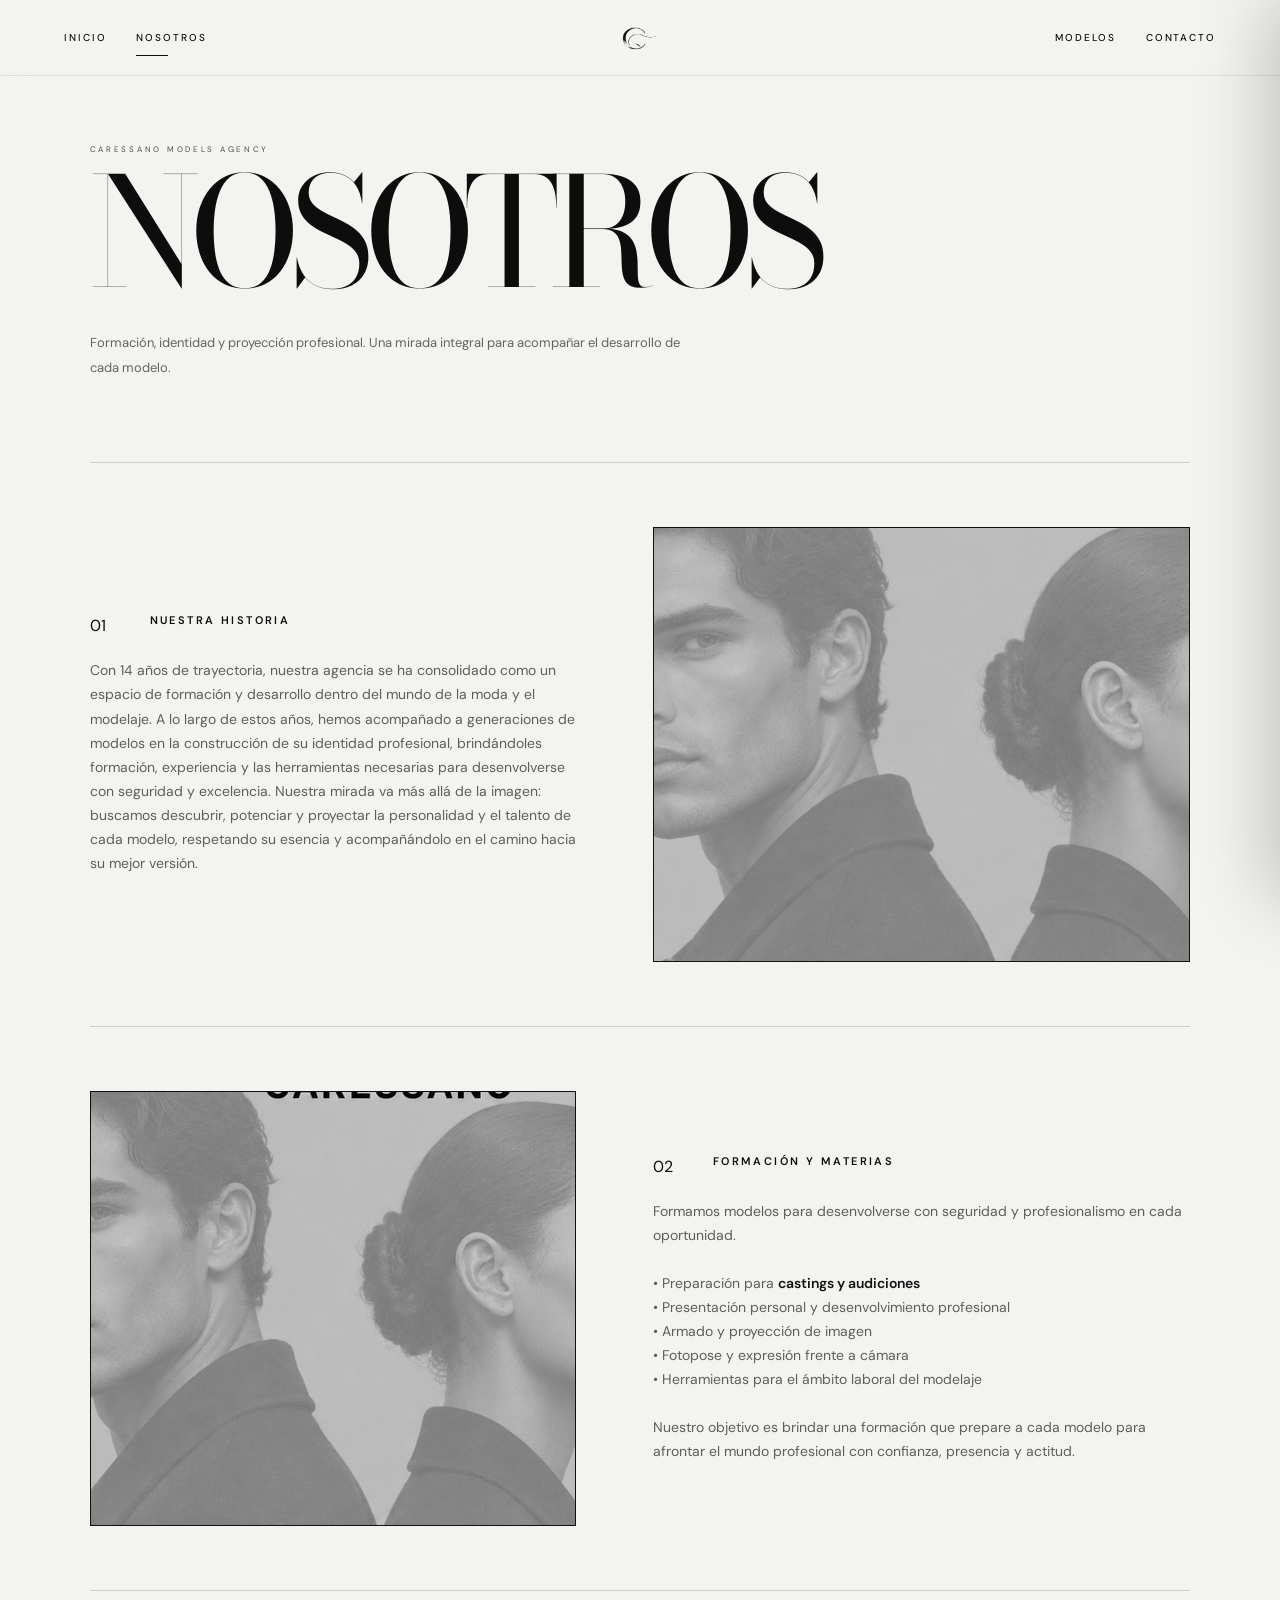
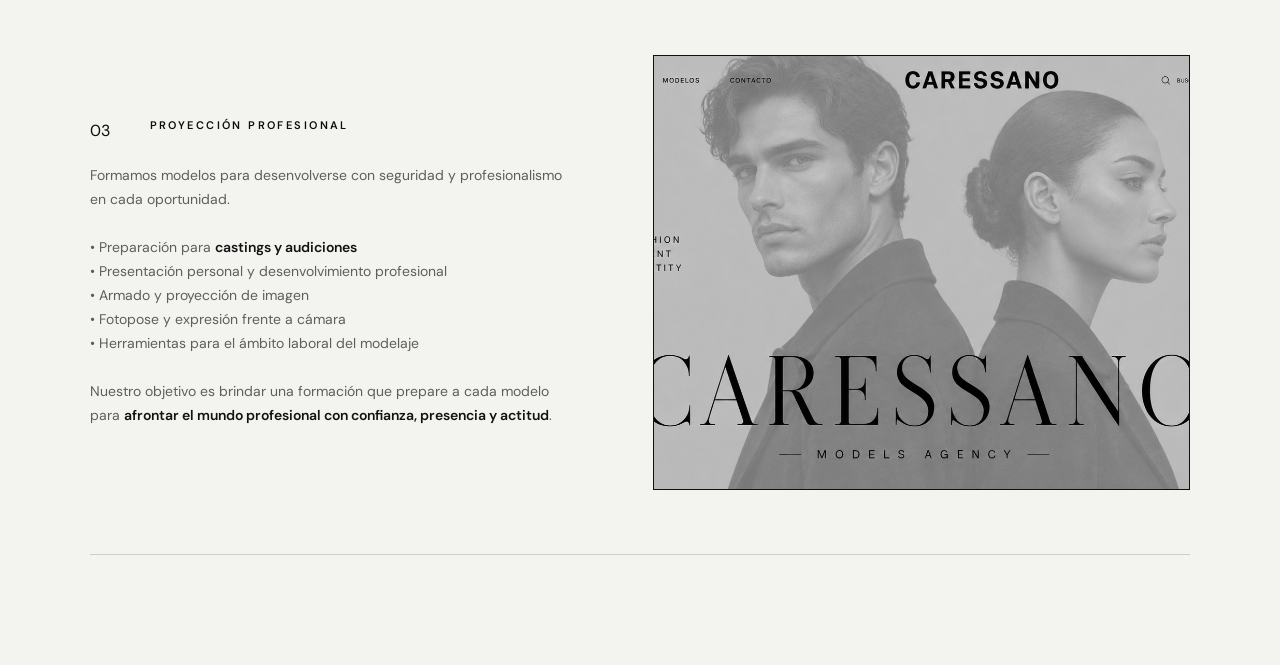
<file: caressano-models-storage-v2/nosotros.html>
<!doctype html>
<html lang="es">
<head>

  <meta charset="utf-8"><meta name="viewport" content="width=device-width,initial-scale=1,viewport-fit=cover">
  <title>Nosotros · Caressano Models Agency</title>
  <meta name="description" content="Conocé Caressano Models Agency, nuestra formación y equipo docente.">
  <link rel="preconnect" href="https://fonts.googleapis.com"><link rel="preconnect" href="https://fonts.gstatic.com" crossorigin><link href="https://fonts.googleapis.com/css2?family=Ballet:opsz@16..72&family=Bodoni+Moda:opsz,wght@6..96,400;6..96,600&family=Cormorant+Garamond:ital,wght@0,400;1,400&family=Great+Vibes&family=Italianno&family=Libre+Bodoni:ital,wght@0,400;1,400&family=Parisienne&family=Pinyon+Script&family=Prata&family=Sacramento&family=Tenor+Sans&display=swap" rel="stylesheet"><link rel="stylesheet" href="styles.css">
</head>
<body class="v5-clean nosotros-page">
<div id="pageTransition" class="page-transition active"><span>CARESSANO</span></div>
<header class="v5-nav">
  <div class="v5-nav-left"><a href="index.html" class="v5-link">INICIO</a><a href="nosotros.html" class="v5-link active">NOSOTROS</a></div>
  <a href="index.html" class="v5-logo" aria-label="Caressano Models - Inicio"><img src="caressano-mark.png" alt="Caressano"></a>
  <nav class="v5-nav-right" aria-label="Navegación principal">
    <a href="models.html" class="v5-link">MODELOS</a>
    <button class="v5-link v5-contact-nav" id="contactOpen" type="button">CONTACTO</button>
  </nav>
</header>
<main class="nosotros-main">
  <section class="nosotros-intro">
    <p class="nosotros-kicker">CARESSANO MODELS AGENCY</p>
    <h1>NOSOTROS</h1>
    <p class="nosotros-lead">Formación, identidad y proyección profesional. Una mirada integral para acompañar el desarrollo de cada modelo.</p>
  </section>
  <section class="nosotros-grid">
    <div class="nosotros-copy">
      <div class="nosotros-block"><span>01</span><h2>NUESTRA HISTORIA</h2><p>Con 14 años de trayectoria, nuestra agencia se ha consolidado como un espacio de formación y desarrollo dentro del mundo de la moda y el modelaje. A lo largo de estos años, hemos acompañado a generaciones de modelos en la construcción de su identidad profesional, brindándoles formación, experiencia y las herramientas necesarias para desenvolverse con seguridad y excelencia. Nuestra mirada va más allá de la imagen: buscamos descubrir, potenciar y proyectar la personalidad y el talento de cada modelo, respetando su esencia y acompañándolo en el camino hacia su mejor versión.</p></div>
      <div class="nosotros-block"><span>02</span><h2>FORMACIÓN Y MATERIAS</h2><p>Formamos modelos para desenvolverse con seguridad y profesionalismo en cada oportunidad.<br><br>• Preparación para <strong>castings y audiciones</strong><br>• Presentación personal y desenvolvimiento profesional<br>• Armado y proyección de imagen<br>• Fotopose y expresión frente a cámara<br>• Herramientas para el ámbito laboral del modelaje<br><br>Nuestro objetivo es brindar una formación que prepare a cada modelo para afrontar el mundo profesional con confianza, presencia y actitud.</p></div>
      <div class="nosotros-block"><span>03</span><h2>PROYECCIÓN PROFESIONAL</h2><p>Formamos modelos para desenvolverse con seguridad y profesionalismo en cada oportunidad.<br><br>• Preparación para <strong>castings y audiciones</strong><br>• Presentación personal y desenvolvimiento profesional<br>• Armado y proyección de imagen<br>• Fotopose y expresión frente a cámara<br>• Herramientas para el ámbito laboral del modelaje<br><br>Nuestro objetivo es brindar una formación que prepare a cada modelo para <strong>afrontar el mundo profesional con confianza, presencia y actitud</strong>.</p></div>
      <div class="nosotros-block nosotros-block-placeholder"><span>04</span><h2>CONTENIDO</h2><p>Espacio disponible para agregar información adicional sobre la agencia.</p></div>
      <div class="nosotros-block nosotros-block-placeholder"><span>05</span><h2>CONTENIDO</h2><p>Espacio disponible para agregar nuevos contenidos, proyectos o propuestas.</p></div>
      <div class="nosotros-block nosotros-block-placeholder"><span>06</span><h2>CONTENIDO</h2><p>Espacio disponible para futuras novedades de Caressano.</p></div>
    </div>
    <div class="nosotros-photos" aria-label="Fotografías de la agencia"></div>
  </section>
  <section class="premium-reel about-media-banner" id="aboutMediaBanner" aria-label="Editorial Caressano" hidden><div class="premium-reel-track" id="aboutMediaBannerTrack"></div></section>
</main>
<aside class="v5-drawer" id="contactDrawer" aria-hidden="true">
  <button class="v5-close" id="contactClose" aria-label="Cerrar contacto">×</button>
  <h2>CONTACTO</h2>
  <section><h3>INSTAGRAM</h3><a href="https://www.instagram.com/caressanomodels/" target="_blank" rel="noopener">◎ &nbsp; @CARESSANOMODELS</a></section>
  <section><h3>CONTACTO</h3><a href="mailto:info@caressanomodels.com">✉ &nbsp; INFO@CARESSANOMODELS.COM</a><a href="tel:+543581234567">☎ &nbsp; +54 9 358 123 4567</a></section>
  <section><h3>UBICACIÓN</h3><a class="drawer-location" href="https://www.google.com/maps/search/?api=1&query=R%C3%ADo+Cuarto%2C+C%C3%B3rdoba%2C+Argentina" target="_blank" rel="noopener">⌖ &nbsp; RÍO CUARTO, CÓRDOBA<br><span>ARGENTINA</span></a></section>
</aside>
<div class="v5-backdrop" id="contactBackdrop"></div>
<script src="app.js?v=20261022-storage-v2"></script>
</body></html>
</file>
<file: styles.css>
@import url('https://fonts.googleapis.com/css2?family=Bodoni+Moda:opsz,wght@6..96,400&display=swap');
@import url('https://fonts.googleapis.com/css2?family=DM+Sans:wght@300;400;500;600&family=Playfair+Display:ital,wght@0,400;0,500;1,400&display=swap');
:root{--black:#080808;--dark:#111;--paper:#efefed;--white:#f8f8f5;--gray:#999;--line:#d0d0cc;--steel:#9a9da1;--steel2:#70757a;--ink:#121212}
*{box-sizing:border-box}html{scroll-behavior:smooth}body{margin:0;background:var(--black);color:var(--white);font-family:'DM Sans',sans-serif}a{text-decoration:none;color:inherit}button,input,textarea{font:inherit}.header{position:absolute;z-index:20;top:0;left:0;right:0;color:#111}.topbar{height:28px;background:#050505;color:#fff;font-size:9px;letter-spacing:.08em;padding:7px 5vw;display:flex;justify-content:space-between}.nav{height:82px;display:flex;align-items:center;justify-content:space-between;padding:0 5vw;background:#efefed}.logo{font-family:'Playfair Display',serif;font-size:29px;letter-spacing:.06em;display:flex;flex-direction:column;line-height:1}.logo small{font-family:'DM Sans',sans-serif;font-size:8px;letter-spacing:.3em;text-align:center;margin-top:6px}.nav nav{display:flex;gap:30px;font-size:10px;letter-spacing:.1em;margin-left:auto;margin-right:45px}.nav nav a:hover,.nav-actions a:hover{color:var(--steel2)}.nav-actions{display:flex;gap:20px;align-items:center;font-size:10px}.nav-actions button{display:none;border:0;background:none}.mobile-menu{display:none}.hero{background:var(--paper);color:var(--ink);min-height:730px;padding:145px 7vw 65px;display:grid;grid-template-columns:37% 63%;align-items:center;overflow:hidden}.hero-copy{position:relative;z-index:3}.kicker{font-size:10px;letter-spacing:.18em;margin:0 0 20px;color:#555}.accent,.accent-text,em{color:var(--steel2);font-style:normal}.hero h1{font-size:clamp(50px,6.4vw,94px);line-height:.9;margin:0;font-weight:600;letter-spacing:-.045em}.lead{max-width:380px;line-height:1.7;color:#555;margin:28px 0}.button{display:inline-block;background:#0b0b0b;color:#fff;padding:14px 22px;font-size:10px;letter-spacing:.08em;border:1px solid #0b0b0b;transition:all .35s ease}.button:hover{background:#dedede;border-color:#dedede;color:#0a0a0a;transform:translateY(-2px)}.button.dark{background:#111}.hero-visual{height:560px;position:relative;display:flex;align-items:center;justify-content:center}.photo{background:#444 center/cover no-repeat;position:relative;overflow:hidden}.photo:after{content:"";position:absolute;inset:0;background:linear-gradient(120deg,transparent 20%,rgba(255,255,255,.12),transparent 60%);transform:translateX(-120%);transition:transform 1s ease}.photo:hover:after{transform:translateX(120%)}.hero-photo{width:58%;height:100%;margin-left:17%;background-image:linear-gradient(120deg,#202020,#999 45%,#111 46%,#333)}.hero-word{position:absolute;font-size:clamp(80px,13vw,190px);font-weight:600;letter-spacing:-.08em;left:-1%;top:35%;z-index:1;color:#090909}.hero-photo{z-index:2}.hero-note{position:absolute;right:3%;bottom:10%;font-size:9px;letter-spacing:.2em;width:100px;line-height:1.8}.categories{display:grid;grid-template-columns:repeat(3,1fr);background:#090909;padding:28px 7vw;gap:30px}.category{display:flex;gap:18px;align-items:center}.mini-photo{width:76px;height:105px;flex:none;background:#777;filter:grayscale(1)}.cat-1{background:linear-gradient(145deg,#111,#aaa,#222)}.cat-2{background:linear-gradient(145deg,#333,#ddd,#111)}.cat-3{background:linear-gradient(145deg,#222,#999,#111)}.category small{color:var(--steel);font-size:9px}.category h3{margin:4px 0;font-size:15px;letter-spacing:.08em}.category p{margin:0 0 8px;color:#999;font-size:10px}.category a{font-size:9px;letter-spacing:.08em}.category a:hover{color:var(--steel)}.editorial{background:var(--paper);color:var(--ink);display:grid;grid-template-columns:43% 57%;min-height:480px}.editorial-copy{padding:80px 7vw;display:flex;flex-direction:column;justify-content:center}.editorial-copy h2,.models-section h2,.manifesto h2,.casting h2,.services h2,.contact h2{font-family:'Playfair Display',serif;font-weight:400;font-size:clamp(40px,4.7vw,70px);line-height:1.02;margin:0 0 22px}.editorial-copy>p:not(.kicker){color:#555;line-height:1.7;max-width:450px}.editorial-photo{min-height:480px;background-image:linear-gradient(135deg,#bbb,#111 48%,#777 49%,#222)}.values{display:grid;grid-template-columns:repeat(4,1fr);background:var(--paper);color:#111;border-top:1px solid #ccc;border-bottom:1px solid #ccc;padding:25px 7vw}.values div{display:grid;grid-template-columns:40px 1fr;align-items:center;border-right:1px solid #ccc;padding:5px 25px}.values div:last-child{border:0}.values b{grid-row:span 2;font-size:25px;color:var(--steel2)}.values strong{font-size:10px;letter-spacing:.08em}.values span{font-size:9px;color:#777}.models-section{background:#0a0a0a;padding:75px 7vw}.section-head{display:flex;justify-content:space-between;align-items:end;margin-bottom:25px}.section-head h2{color:white;margin:0}.section-head>span{font-size:9px;color:#777}.models-grid{display:grid;grid-template-columns:repeat(4,1fr);gap:7px}.model-card{background:#141414;overflow:hidden;transition:transform .6s cubic-bezier(.2,.8,.2,1)}.model-card:hover{transform:translateY(-8px)}.model-photo{height:470px;transition:transform .8s cubic-bezier(.2,.8,.2,1),filter .5s}.model-card:hover .model-photo{transform:scale(1.045);filter:grayscale(.6)}.model-meta{padding:17px}.model-meta span,.model-meta small{font-size:8px;letter-spacing:.1em;color:#888}.model-meta h3{font-family:'Playfair Display',serif;font-size:23px;font-weight:400;margin:7px 0}.model-meta small{color:var(--steel)}.placeholder-0{background-image:linear-gradient(145deg,#111 15%,#8c8c8c 47%,#171717 48%,#4b4b4b)}.placeholder-1{background-image:linear-gradient(145deg,#242424,#c0c0c0 44%,#151515 45%,#555)}.placeholder-2{background-image:linear-gradient(145deg,#0f0f0f,#777 44%,#e0e0e0 45%,#202020)}.placeholder-3{background-image:linear-gradient(145deg,#555,#111 45%,#aaa 46%,#191919)}.manifesto{display:grid;grid-template-columns:1fr 1fr;background:var(--paper);color:var(--ink);min-height:480px}.manifesto>div:first-child{padding:75px 7vw;display:flex;justify-content:center;flex-direction:column}.manifesto-photo{min-height:480px;background-image:linear-gradient(115deg,#222,#aaa 48%,#222 49%,#777)}.casting{padding:65px 7vw;background:#0a0a0a;display:flex;justify-content:space-between;align-items:center;gap:30px}.casting h2{color:white;max-width:850px}.casting p:not(.kicker){color:#aaa;max-width:650px;line-height:1.6}.services{background:var(--paper);color:var(--ink);padding:80px 7vw;display:grid;grid-template-columns:1fr 1fr;gap:10%}.service-list>div{display:grid;grid-template-columns:35px 1fr;gap:10px;border-top:1px solid #aaa;padding:22px 0}.service-list span{color:var(--steel2)}.service-list p{grid-column:2;color:#666;margin:0;line-height:1.6;font-size:13px}.contact{background:#111;color:white;padding:75px 7vw;display:grid;grid-template-columns:1fr 1fr;gap:10%}.contact h2{font-size:clamp(45px,5vw,75px)}.contact-info p{border-top:1px solid #444;padding:18px 0;margin:0;display:flex;justify-content:space-between;gap:20px;font-size:12px}.contact-info b{font-size:9px;letter-spacing:.1em;color:#888}.contact-info span{color:#ddd;text-align:right}footer{background:#070707;color:#aaa;padding:55px 7vw 25px;display:grid;grid-template-columns:2fr 1fr 1fr 1fr;gap:35px;position:relative}footer .logo{color:#fff}footer p{max-width:330px;line-height:1.6;font-size:11px}footer b{display:block;color:white;font-size:9px;letter-spacing:.12em;margin-bottom:15px}footer a:not(.logo){display:block;font-size:11px;margin:9px 0}footer a:hover{color:var(--steel)}.copyright{grid-column:1/-1;border-top:1px solid #222;padding-top:18px;font-size:8px;letter-spacing:.1em;color:#666}.page-transition{position:fixed;inset:0;background:#080808;z-index:100;display:flex;align-items:center;justify-content:center;opacity:0;pointer-events:none;transition:opacity .45s}.page-transition.active{opacity:1;pointer-events:auto}.page-transition span{font-family:'Playfair Display',serif;letter-spacing:.12em;font-size:32px;transform:translateY(20px);transition:transform .55s}.page-transition.active span{transform:translateY(0)}.reveal{opacity:0;transform:translateY(30px);transition:opacity .8s ease,transform .8s cubic-bezier(.2,.8,.2,1)}.reveal.visible{opacity:1;transform:none}.profile-page{background:var(--paper);color:var(--ink)}.header.solid{position:relative}.profile-hero{display:grid;grid-template-columns:50% 50%;min-height:700px}.profile-photo{min-height:700px}.profile-copy{padding:90px 8vw;display:flex;flex-direction:column;justify-content:center}.profile-copy h1{font-family:'Playfair Display',serif;font-size:clamp(60px,7vw,105px);font-weight:400;line-height:.92;margin:0 0 25px}.profile-bio{max-width:480px;color:#555;line-height:1.8}.stats{display:grid;grid-template-columns:1fr 1fr;border-top:1px solid #aaa;border-bottom:1px solid #aaa;margin:25px 0}.stats div{padding:17px 0;border-bottom:1px solid #ccc;font-size:12px}.stats b{display:block;font-size:8px;color:#777;margin-bottom:5px}.portfolio{padding:80px 7vw;background:var(--paper)}.portfolio-grid{display:grid;grid-template-columns:repeat(3,1fr);gap:7px}.gallery-photo{height:530px}.booking{padding:50px 7vw;background:#0a0a0a;color:white;display:flex;justify-content:space-between;align-items:center}.booking p{font-family:'Playfair Display',serif;font-size:36px}.back{font-size:10px}.admin-page{background:#f1f1ef;color:#111;min-height:100vh}.admin-header{height:78px;background:#0a0a0a;color:white;display:flex;align-items:center;justify-content:space-between;padding:0 4vw}.admin-header .logo{color:white}.admin-header>div{display:flex;gap:25px;align-items:center;font-size:10px}.status{color:var(--steel)}.admin-layout{display:grid;grid-template-columns:220px 1fr;min-height:calc(100vh - 78px)}aside{background:#111;color:white;padding:25px 12px}.tab{display:block;width:100%;text-align:left;border:0;background:none;color:#aaa;padding:15px;font-size:11px;cursor:pointer}.tab.active,.tab:hover{color:white;background:#222}.admin-content{padding:55px 6vw;max-width:1100px}.tab-panel{display:none}.tab-panel.active{display:block}.admin-content h1{font-family:'Playfair Display',serif;font-weight:400;font-size:55px;margin:0 0 8px}.admin-content h2{font-family:'Playfair Display',serif;font-weight:400}.muted{color:#777;font-size:12px;margin-bottom:35px}.editor-form{max-width:800px;display:grid;gap:15px}.editor-form label,.admin-model-form label{display:grid;gap:7px;font-size:9px;text-transform:uppercase;letter-spacing:.1em}.editor-form input,.editor-form textarea,.admin-model-form input,.admin-model-form textarea{background:white;border:1px solid #ccc;padding:12px;outline:0}.editor-form textarea,.admin-model-form textarea{min-height:80px;resize:vertical}.editor-form hr{width:100%;border:0;border-top:1px solid #ccc;margin:25px 0}.save,.mini-save{background:#111;color:white;border:1px solid #111;padding:13px 18px;font-size:10px;letter-spacing:.08em;cursor:pointer;width:max-content}.save:hover,.mini-save:hover{background:#dedede;color:#0a0a0a;border-color:#dedede}#saveMsg{color:var(--steel2);font-size:11px}.admin-model{display:grid;grid-template-columns:180px 1fr;gap:25px;border-top:1px solid #ccc;padding:25px 0}.admin-thumb{height:230px;background:#777}.admin-thumb.has-image{background-size:cover;background-position:center}.admin-model-form{display:grid;gap:10px}.mini-delete{background:none;border:0;color:#a33;font-size:10px;margin-left:10px;cursor:pointer}.image-manager{display:grid;grid-template-columns:repeat(3,1fr);gap:15px}.image-manager>div{background:white;border:1px solid #ccc;padding:20px}.small-btn{margin-top:15px}.notice{border-left:3px solid var(--steel);background:white;padding:20px;max-width:800px;line-height:1.7;font-size:12px}.notice b{font-size:10px}.admin-page ul{line-height:2;font-size:13px}
@media(max-width:900px){.nav nav{display:none}.nav-actions button{display:block}.mobile-menu.open{display:flex;position:absolute;top:110px;left:0;right:0;background:#0a0a0a;color:white;flex-direction:column;padding:10px 7vw;z-index:30}.mobile-menu.open a{padding:16px 0;border-bottom:1px solid #333}.hero{grid-template-columns:1fr;padding-top:145px}.hero-visual{height:500px;order:-1}.hero-photo{margin-left:0;width:62%}.categories,.values,.models-grid,.portfolio-grid,.image-manager{grid-template-columns:1fr 1fr}.editorial,.manifesto,.profile-hero,.contact,.services{grid-template-columns:1fr}.editorial-photo,.manifesto-photo{min-height:400px}.values div{border-right:0;border-bottom:1px solid #ccc}.profile-photo{min-height:550px}.admin-layout{grid-template-columns:1fr}.admin-layout aside{display:flex;overflow:auto}.tab{width:auto;white-space:nowrap}.admin-model{grid-template-columns:130px 1fr}}
@media(max-width:600px){.topbar span{display:none}.nav{height:72px}.logo{font-size:23px}.nav-actions a{display:none}.hero{padding:125px 6vw 50px}.hero h1{font-size:48px}.hero-visual{height:370px}.hero-word{font-size:70px}.hero-photo{width:68%}.categories,.values,.models-grid,.portfolio-grid,.image-manager{grid-template-columns:1fr}.category{padding:8px 0}.models-section,.services,.contact,.portfolio{padding:55px 6vw}.casting{padding:50px 6vw;display:block}.casting .button{margin-top:20px}.contact-info p{display:block}.contact-info span{display:block;text-align:left;margin-top:7px}.profile-copy{padding:55px 7vw}.profile-copy h1{font-size:60px}.gallery-photo{height:420px}.booking{display:block}.booking p{font-size:28px}.admin-content{padding:40px 6vw}.admin-content h1{font-size:42px}.admin-model{grid-template-columns:1fr}.admin-thumb{height:300px}footer{grid-template-columns:1fr;padding:50px 7vw}}

/* ===== Responsive polish: desktop / tablet / mobile ===== */
html,body{width:100%;max-width:100%;overflow-x:hidden}
img{max-width:100%;height:auto}
button,a,input,textarea{touch-action:manipulation}
a,button{ -webkit-tap-highlight-color:transparent }

@media (min-width:1201px){
  .hero{min-height:760px}
  .hero-visual{height:600px}
  .models-grid{gap:10px}
  .model-photo{height:min(55vw,620px)}
}

@media (max-width:1100px) and (min-width:901px){
  .nav{padding:0 4vw}
  .nav nav{gap:18px;margin-right:25px}
  .hero{grid-template-columns:45% 55%;padding-left:5vw;padding-right:5vw}
  .hero h1{font-size:clamp(46px,6vw,76px)}
  .hero-visual{height:500px}
  .hero-photo{width:66%;margin-left:12%}
  .models-section,.services,.contact,.portfolio{padding-left:5vw;padding-right:5vw}
  .models-grid{grid-template-columns:repeat(3,1fr)}
  .model-photo{height:430px}
  .values{padding-left:5vw;padding-right:5vw}
  .values div{padding-left:15px;padding-right:15px}
}

@media (max-width:900px){
  .topbar{padding-left:5vw;padding-right:5vw}
  .nav-actions{margin-left:auto}
  .hero{grid-template-columns:1fr;min-height:0}
  .hero-visual{order:-1;height:500px;margin-bottom:25px}
  .hero-copy{padding-bottom:10px}
  .editorial-copy,.manifesto>div:first-child{padding:60px 7vw}
  .editorial-photo,.manifesto-photo{min-height:55vw;max-height:520px}
  .models-grid{grid-template-columns:repeat(2,minmax(0,1fr))}
  .model-photo{height:58vw;min-height:360px;max-height:520px}
  .profile-hero{min-height:0}
  .profile-photo{min-height:65vw;max-height:720px}
  .profile-copy{padding:70px 7vw}
  .portfolio-grid{grid-template-columns:repeat(2,minmax(0,1fr))}
  .gallery-photo{height:58vw;min-height:380px}
  .portfolio-grid .gallery-photo:last-child{display:none}
  .booking{gap:20px}
  .booking p{margin-top:0}
  .admin-header{padding:0 5vw}
  .admin-header>div{gap:14px}
}

@media (max-width:600px){
  .topbar{height:26px;padding:7px 6vw;font-size:8px}
  .nav{height:68px;padding:0 6vw}
  .logo{font-size:21px}
  .logo small{font-size:7px;letter-spacing:.24em;margin-top:5px}
  .nav-actions{gap:12px}
  .nav-actions button{font-size:24px;line-height:1;padding:6px}
  .mobile-menu.open{top:94px}

  .hero{padding:112px 6vw 50px}
  .hero-visual{height:390px;margin-left:-6vw;margin-right:-6vw}
  .hero-photo{width:68%;height:100%;margin-left:8%}
  .hero-word{font-size:clamp(58px,19vw,90px);left:2%;top:36%;white-space:nowrap}
  .hero-note{right:4%;bottom:8%;font-size:8px;width:82px}
  .hero h1{font-size:clamp(42px,12vw,58px);line-height:.93}
  .lead{font-size:14px;max-width:100%;margin:22px 0}
  .button{padding:14px 18px;min-height:44px;display:inline-flex;align-items:center;justify-content:center}

  .categories{padding:20px 6vw;gap:0}
  .category{gap:14px;padding:13px 0;border-bottom:1px solid #2c2c2c}
  .category:last-child{border-bottom:0}
  .mini-photo{width:62px;height:82px}
  .category h3{font-size:14px}
  .category p{font-size:10px}

  .editorial-copy,.manifesto>div:first-child{padding:55px 6vw}
  .editorial-copy h2,.models-section h2,.manifesto h2,.casting h2,.services h2,.contact h2{font-size:clamp(37px,11vw,56px)}
  .editorial-photo,.manifesto-photo{min-height:105vw;max-height:none}

  .values{padding:10px 6vw}
  .values div{padding:15px 0}
  .values b{font-size:22px}

  .models-section,.services,.contact,.portfolio{padding:55px 6vw}
  .section-head{align-items:flex-start;gap:12px}
  .section-head>span{padding-top:8px}
  .models-grid{grid-template-columns:1fr;gap:8px}
  .model-photo{height:125vw;min-height:420px;max-height:650px}
  .model-meta{padding:16px}
  .model-meta h3{font-size:25px}

  .manifesto{display:flex;flex-direction:column}
  .manifesto-photo{order:2}
  .casting{padding:50px 6vw}
  .casting h2{max-width:none}
  .services{gap:35px}
  .service-list>div{padding:20px 0}
  .contact{gap:35px}
  .contact h2{font-size:clamp(40px,12vw,58px)}
  .contact-info p{padding:16px 0}

  .profile-page .header.solid .nav{border-bottom:1px solid #d0d0cc}
  .profile-page .header.solid .nav nav{display:none}
  .profile-page .back{font-size:9px;white-space:nowrap}
  .profile-copy{padding:52px 6vw}
  .profile-copy h1{font-size:clamp(52px,15vw,76px)}
  .stats{margin:22px 0}
  .stats div{padding:15px 0}
  .portfolio{padding-top:50px}
  .portfolio-grid{grid-template-columns:1fr}
  .gallery-photo{height:125vw;min-height:420px}
  .portfolio-grid .gallery-photo:last-child{display:block}
  .booking{padding:45px 6vw}
  .booking p{font-size:clamp(26px,8vw,34px);line-height:1.1}

  footer{grid-template-columns:1fr;padding:48px 6vw 22px;gap:28px}
  footer .copyright{margin-top:5px}

  .admin-header{height:auto;min-height:72px;padding:14px 5vw;gap:12px}
  .admin-header>div{flex-direction:column;align-items:flex-end;gap:6px;font-size:8px}
  .admin-header .logo{font-size:20px}
  .admin-layout{min-height:calc(100vh - 72px)}
  .admin-layout aside{padding:8px 6vw;gap:4px;border-bottom:1px solid #333}
  .tab{padding:12px 14px;font-size:9px}
  .admin-content{padding:35px 6vw}
  .admin-content h1{font-size:clamp(36px,11vw,48px)}
  .editor-form{width:100%}
  .editor-form input,.editor-form textarea,.admin-model-form input,.admin-model-form textarea{width:100%;font-size:16px}
  .save,.mini-save{min-height:44px}
  .admin-model{gap:18px}
  .admin-thumb{height:110vw;max-height:480px}
  .image-manager{grid-template-columns:1fr}
  .image-manager>div{padding:18px}
}

@media (max-width:380px){
  .logo{font-size:18px}
  .nav-actions button{font-size:22px}
  .hero{padding-top:106px}
  .hero-visual{height:330px}
  .hero h1{font-size:40px}
  .hero-word{font-size:54px}
  .model-photo,.gallery-photo{min-height:360px}
  .profile-copy h1{font-size:50px}
  .admin-header>div .status{display:none}
}

/* CAReSSANO HOME / SINGLE-VIEW LAYOUT */
.home-page{background:#efefed;color:#111;height:100vh;overflow:hidden}
.home-page .home-header{position:relative;color:#111;height:110px;z-index:30}
.home-page .topbar{height:27px;padding:7px 4vw}
.home-page .nav{height:83px;padding:0 4vw;background:#efefed;border-bottom:1px solid #cfcfca}
.home-page .nav nav{gap:24px;margin-right:28px}
.home-shell{height:calc(100vh - 110px);min-height:620px;display:grid;grid-template-rows:minmax(0,1fr) 150px 205px;background:#efefed}
.home-hero{min-height:0;padding:34px 4vw 24px;display:grid;grid-template-columns:43% 57%;gap:10px;align-items:center;overflow:hidden}
.home-copy{padding-left:2vw;position:relative;z-index:3}
.home-copy h1{font-size:clamp(42px,5.1vw,78px);line-height:.88;margin:0;letter-spacing:-.05em;font-weight:600}
.home-copy .lead{font-size:13px;max-width:360px;margin:18px 0;line-height:1.5;color:#555}
.hero-actions{display:flex;align-items:center;gap:20px}.hero-actions .hero-note{position:static;width:auto;color:#666;font-size:8px;letter-spacing:.18em;line-height:1.5}
.home-visual{height:100%;min-height:330px;position:relative;display:flex;align-items:center;justify-content:center;overflow:hidden}
.home-visual .hero-photo{width:49%;height:100%;margin-left:17%;z-index:2}
.home-visual .hero-word{font-size:clamp(70px,10vw,145px);top:38%;left:0;z-index:1;white-space:nowrap;color:#090909;position:absolute;font-weight:600;letter-spacing:-.08em}
.home-models{background:#0b0b0b;color:#fff;padding:12px 4vw 15px;min-height:0;overflow:hidden}
.strip-head{display:flex;align-items:center;justify-content:space-between;height:20px}.strip-head .kicker{color:#aaa;margin:0;font-size:8px}.strip-head>span{font-size:8px;color:#888;letter-spacing:.12em}
.models-strip{height:103px;display:grid;grid-template-columns:repeat(4,minmax(0,1fr));gap:9px;overflow:hidden}
.models-strip .model-card{display:grid;grid-template-columns:80px 1fr;background:#171717;min-width:0;overflow:hidden;border:1px solid #252525}
.models-strip .model-photo{height:103px;width:80px;background-size:cover;background-position:center;filter:grayscale(1)}
.models-strip .model-meta{padding:12px 12px;min-width:0;display:flex;flex-direction:column;justify-content:center}.models-strip .model-meta span{font-size:7px;color:#aaa;letter-spacing:.08em}.models-strip .model-meta h3{font-size:15px;line-height:1;margin:6px 0;white-space:nowrap;overflow:hidden;text-overflow:ellipsis}.models-strip .model-meta small{font-size:7px;color:#aaa;letter-spacing:.08em}
.home-info{display:grid;grid-template-columns:1.2fr .9fr 1.1fr;border-top:1px solid #cfcfca;background:#efefed;color:#111;min-height:0;overflow:hidden}
.info-block{padding:23px 3vw;border-right:1px solid #cfcfca;min-width:0}.info-block:last-child{border-right:0}.info-block .kicker{margin-bottom:10px;font-size:8px}.agency-info h2{font-family:'Playfair Display',serif;font-size:clamp(30px,3vw,46px);font-weight:400;line-height:.95;margin:0 0 10px}.agency-info>p:last-child{font-size:11px;color:#555;line-height:1.45;max-width:410px;margin:0}
.compact-list{display:flex;flex-direction:column;justify-content:center;padding-top:15px;padding-bottom:15px}.compact-list>div{display:grid;grid-template-columns:25px 1fr;grid-template-rows:auto auto;padding:7px 0;border-bottom:1px solid #d4d4cf}.compact-list>div:last-child{border-bottom:0}.compact-list b{grid-row:1/3;font-size:8px;color:#8b8d90}.compact-list strong{font-size:9px;letter-spacing:.08em}.compact-list span{font-size:9px;color:#777;margin-top:2px}
.contact-mini h3{font-size:14px;line-height:1.2;margin:0 0 9px;max-width:360px}.mini-contact{display:flex;gap:15px;flex-wrap:wrap;font-size:9px;color:#666;margin-bottom:12px}
.home-page .button{padding:11px 16px;font-size:8px}
.home-page .reveal{opacity:1;transform:none}
.home-page .page-transition{z-index:100}
@media (max-width:900px){
  .home-page{overflow:auto;height:auto;min-height:100vh}.home-page .home-header{height:94px}.home-page .nav{height:67px}.home-page .topbar{height:27px}.home-page .nav nav,.home-page .nav-actions>a{display:none}.home-page .nav-actions button{display:block}
  .home-shell{height:auto;min-height:0;display:block}.home-hero{height:500px;grid-template-columns:48% 52%;padding:25px 5vw 20px}.home-copy{padding-left:0}.home-copy h1{font-size:clamp(38px,7.5vw,62px)}.home-visual{min-height:360px}.home-visual .hero-photo{width:61%;margin-left:12%}.home-visual .hero-word{font-size:clamp(60px,12vw,100px)}
  .home-models{height:144px;padding:12px 5vw}.models-strip{height:100px;grid-template-columns:repeat(2,minmax(0,1fr))}.models-strip .model-card:nth-child(n+3){display:none}
  .home-info{min-height:250px;grid-template-columns:1fr 1fr}.agency-info{grid-row:1/3}.contact-mini{border-top:1px solid #cfcfca}
}
@media (max-width:600px){
  .home-page .home-header{height:88px}.home-page .nav{height:62px;padding:0 6vw}.home-page .logo{font-size:21px}.home-page .topbar{padding:7px 6vw}.home-shell{display:block}.home-hero{height:445px;padding:18px 6vw 12px;grid-template-columns:1fr 1fr;gap:0}.home-copy{align-self:center}.home-copy h1{font-size:clamp(34px,10vw,50px)}.home-copy .lead{font-size:10px;line-height:1.35;margin:13px 0}.hero-actions{display:block}.hero-actions .hero-note{display:block;margin-top:10px;font-size:7px}.home-visual{min-height:0;height:100%;margin-right:-6vw}.home-visual .hero-photo{width:73%;height:92%;margin-left:8%}.home-visual .hero-word{font-size:clamp(48px,14vw,75px);top:39%;left:-7%}
  .home-models{height:133px;padding:10px 6vw}.strip-head{height:18px}.models-strip{height:94px;grid-template-columns:repeat(2,1fr);gap:6px}.models-strip .model-card{grid-template-columns:54px 1fr}.models-strip .model-photo{width:54px;height:94px}.models-strip .model-meta{padding:8px}.models-strip .model-meta h3{font-size:11px}.models-strip .model-meta span,.models-strip .model-meta small{font-size:6px}
  .home-info{display:grid;grid-template-columns:1fr 1fr;min-height:310px}.info-block{padding:17px 6vw;border-right:1px solid #cfcfca}.agency-info{grid-column:1/3;grid-row:auto;border-right:0;border-bottom:1px solid #cfcfca}.agency-info h2{font-size:31px}.agency-info>p:last-child{font-size:10px}.compact-list{grid-column:1;grid-row:2;border-right:1px solid #cfcfca}.contact-mini{grid-column:2;grid-row:2;border-top:0;padding-left:5vw;padding-right:5vw}.contact-mini h3{font-size:11px}.mini-contact{display:block;font-size:8px}.mini-contact span{display:block;margin-bottom:4px}
}
@media (max-width:390px){.home-hero{height:410px}.home-copy h1{font-size:32px}.home-copy .lead{font-size:9px}.home-models{height:125px}.models-strip{height:87px}.models-strip .model-photo{height:87px}.home-info{min-height:300px}.agency-info h2{font-size:28px}}

/* V5 — DOS PÁGINAS / PORTADA + MODELOS */
.landing-page{height:100vh;overflow:hidden;background:#efefed;color:#111}
.landing-page .landing-header{position:relative;height:110px;color:#111}
.landing-page .nav{background:#efefed;border-bottom:1px solid #cfcfca}
.landing-shell{height:calc(100vh - 110px);display:grid;grid-template-rows:minmax(0,1fr) 205px;background:#efefed}
.landing-hero{min-height:0;padding:28px 5vw 22px;display:grid;grid-template-columns:43% 57%;align-items:center;overflow:hidden}
.landing-copy{padding-left:1.5vw;position:relative;z-index:3}.landing-copy h1{font-size:clamp(44px,5.4vw,82px);line-height:.88;margin:0;letter-spacing:-.05em;font-weight:600}.landing-copy .lead{max-width:380px;font-size:13px;line-height:1.5;margin:18px 0;color:#555}.landing-visual{height:100%;min-height:330px;position:relative;display:flex;align-items:center;justify-content:center;overflow:hidden}.landing-visual .hero-photo{width:49%;height:100%;margin-left:16%;z-index:2}.landing-visual .hero-word{font-size:clamp(70px,10vw,145px);top:38%;left:0;z-index:1;white-space:nowrap;color:#090909;position:absolute;font-weight:600;letter-spacing:-.08em}.landing-bottom{display:grid;grid-template-columns:1.45fr 1fr;border-top:1px solid #cfcfca;background:#efefed}.landing-story,.landing-contact{padding:25px 5vw;min-width:0}.landing-contact{border-left:1px solid #cfcfca}.landing-story h2{font-family:'Playfair Display',serif;font-size:clamp(28px,3vw,44px);font-weight:400;line-height:.98;margin:0 0 9px}.landing-story>p:last-child{font-size:11px;line-height:1.45;color:#555;max-width:650px;margin:0}.landing-contact h3{font-size:13px;line-height:1.2;max-width:520px;margin:0 0 8px}.landing-contact .mini-contact{display:flex;gap:16px;flex-wrap:wrap;font-size:9px;color:#666;margin-bottom:10px}.landing-page .button{padding:10px 15px;font-size:8px}
.models-page{background:#efefed;color:#111}.models-header{position:relative;color:#111}.models-header .nav{background:#efefed;border-bottom:1px solid #cfcfca}.models-header .nav nav a.active{color:#777}.models-shell{background:#efefed}.models-intro{display:grid;grid-template-columns:1fr 1fr;gap:8vw;align-items:end;padding:58px 7vw 48px}.models-intro h1{font-family:'Playfair Display',serif;font-size:clamp(55px,7vw,95px);font-weight:400;line-height:.86;margin:0}.models-intro>p{max-width:480px;color:#666;font-size:13px;line-height:1.65;margin:0 0 5px}.compact-models{padding:52px 7vw 60px;background:#0a0a0a}.compact-models .section-head{margin-bottom:22px}.compact-models .section-head h2{font-size:clamp(42px,4vw,62px)}.compact-models .models-grid{grid-template-columns:repeat(4,1fr);gap:8px}.compact-models .model-photo{height:390px}.models-contact{display:grid;grid-template-columns:1fr 1fr;gap:10%;padding:65px 7vw;background:#efefed;border-top:1px solid #cfcfca}.models-contact h2{font-family:'Playfair Display',serif;font-size:clamp(44px,5vw,72px);font-weight:400;line-height:.95;margin:0}.models-contact>div:last-child{align-self:center;max-width:480px}.models-contact p{color:#666;line-height:1.6;font-size:13px}.models-contact .mini-contact{display:flex;gap:18px;flex-wrap:wrap;font-size:10px;color:#555;margin:20px 0}.models-footer{background:#111;color:#fff;padding:18px 7vw;display:flex;justify-content:space-between;font-size:8px;letter-spacing:.12em}.models-footer a{color:#aaa}
@media(max-width:900px){.landing-page{height:auto;min-height:100vh;overflow:auto}.landing-page .landing-header{height:94px}.landing-page .nav{height:67px}.landing-page .nav nav,.landing-page .nav-actions>a{display:none}.landing-page .nav-actions button{display:block}.landing-shell{height:auto;display:block}.landing-hero{height:510px;grid-template-columns:48% 52%;padding:24px 5vw 18px}.landing-copy{padding-left:0}.landing-copy h1{font-size:clamp(38px,7.5vw,62px)}.landing-visual{min-height:360px}.landing-bottom{min-height:230px}.models-intro{padding:45px 6vw 38px}.compact-models{padding:48px 6vw}.compact-models .models-grid{grid-template-columns:repeat(2,1fr)}.compact-models .model-photo{height:420px}.models-contact{padding:55px 6vw;gap:35px}}
@media(max-width:600px){.landing-page .landing-header{height:88px}.landing-page .nav{height:62px;padding:0 6vw}.landing-page .logo{font-size:21px}.landing-page .topbar{padding:7px 6vw}.landing-hero{height:450px;padding:18px 6vw 12px;grid-template-columns:1fr 1fr}.landing-copy h1{font-size:clamp(34px,10vw,50px)}.landing-copy .lead{font-size:10px;line-height:1.35;margin:13px 0}.landing-visual{margin-right:-6vw}.landing-visual .hero-photo{width:73%;height:92%;margin-left:8%}.landing-visual .hero-word{font-size:clamp(48px,14vw,75px);left:-7%}.landing-bottom{grid-template-columns:1fr;min-height:285px}.landing-story,.landing-contact{padding:18px 6vw}.landing-contact{border-left:0;border-top:1px solid #cfcfca}.landing-story h2{font-size:30px}.landing-story>p:last-child{font-size:10px}.landing-contact h3{font-size:11px}.landing-contact .mini-contact{font-size:8px}.models-intro{display:block;padding:38px 6vw 30px}.models-intro h1{font-size:58px}.models-intro>p{font-size:11px;margin-top:22px}.compact-models{padding:42px 6vw}.compact-models .models-grid{grid-template-columns:1fr 1fr;gap:6px}.compact-models .model-photo{height:330px}.compact-models .model-meta{padding:12px}.compact-models .model-meta h3{font-size:18px}.models-contact{grid-template-columns:1fr;padding:48px 6vw}.models-contact h2{font-size:45px}.models-footer{padding:16px 6vw;font-size:7px}}
@media(max-width:390px){.landing-hero{height:420px}.landing-copy h1{font-size:32px}.landing-copy .lead{font-size:9px}.landing-bottom{min-height:300px}.models-intro h1{font-size:50px}.compact-models .model-photo{height:290px}}

/* V5 FINAL BASE — portada aprobada */
.v5-home{margin:0;height:100vh;overflow:hidden;background:#e9e3dc;color:#111;font-family:'DM Sans',sans-serif}
.v5-nav{position:fixed;z-index:45;top:0;left:0;right:0;height:82px;display:flex;align-items:center;justify-content:space-between;padding:0 3vw;pointer-events:none}
.v5-link{pointer-events:auto;font-size:12px;letter-spacing:.16em;font-weight:500;padding:10px 0}.v5-link.active{border-bottom:1px solid #111}
.v5-hero{position:relative;width:100%;height:100vh;overflow:hidden;background:#e9e3dc}
.v5-reference{position:absolute;inset:0;width:100%;height:100%;object-fit:cover;object-position:center;filter:saturate(.72) contrast(.96)}
.v5-clean-top{position:absolute;z-index:2;top:0;right:0;width:39%;height:90px;background:linear-gradient(90deg,rgba(233,227,220,.78),#e9e3dc 35%)}
.v5-clean-right{position:absolute;z-index:2;top:90px;right:0;width:16.7%;bottom:0;background:#e9e3dc}
.v5-clean-bottom-left{position:absolute;z-index:2;left:0;bottom:0;width:31%;height:92px;background:linear-gradient(0deg,#e9e3dc 55%,rgba(233,227,220,.94) 78%,transparent)}
.v5-brand{position:absolute;z-index:4;top:25px;left:50%;transform:translateX(-50%);font-size:42px;line-height:1;font-weight:600;letter-spacing:.08em}
.v5-values{position:absolute;z-index:4;left:4.7%;top:34%;font-size:17px;line-height:1.55;letter-spacing:.28em}.v5-values span{display:block;width:45px;border-top:1px solid #111;margin-top:22px}
.v5-subtitle{position:absolute;z-index:4;left:24%;top:74%;display:flex;align-items:center;gap:24px;font-size:18px;letter-spacing:.34em}.v5-subtitle span{display:block;width:42px;border-top:1px solid #111}
.v5-contact-trigger{position:absolute;z-index:5;right:3vw;bottom:35px;border:0;background:transparent;padding:10px 0;font-size:11px;letter-spacing:.16em;cursor:pointer;border-bottom:1px solid #111}
.v5-drawer{position:fixed;z-index:70;top:0;right:0;width:min(390px,90vw);height:100vh;background:#e9e3dc;padding:110px 42px 40px;transform:translateX(105%);transition:transform .42s cubic-bezier(.22,.8,.2,1);box-shadow:-12px 0 35px rgba(0,0,0,.08)}
.v5-drawer.open{transform:translateX(0)}.v5-close{position:absolute;right:28px;top:28px;border:0;background:none;font-size:34px;font-weight:200;cursor:pointer}.v5-drawer h2{font-size:17px;letter-spacing:.08em;margin:0 0 45px}.v5-drawer section{border-bottom:1px solid #aaa;padding:0 0 27px;margin:0 0 27px}.v5-drawer section:last-child{border:0}.v5-drawer h3{font-size:11px;letter-spacing:.08em;margin:0 0 22px}.v5-drawer a,.v5-drawer p{display:block;font-size:11px;line-height:1.8;margin:10px 0}.v5-drawer p span{padding-left:22px}.v5-backdrop{position:fixed;z-index:60;inset:0;background:rgba(0,0,0,.13);opacity:0;pointer-events:none;transition:opacity .3s}.v5-backdrop.open{opacity:1;pointer-events:auto}
@media(max-width:800px){.v5-nav{height:64px;padding:0 6vw}.v5-brand{top:21px;font-size:26px}.v5-reference{object-position:46% center;transform:scale(1.12)}.v5-clean-top{height:70px;width:44%}.v5-clean-right{display:none}.v5-clean-bottom-left{height:76px;width:55%}.v5-values{left:6vw;top:27%;font-size:12px}.v5-subtitle{left:8vw;top:73%;font-size:11px;gap:12px}.v5-subtitle span{width:22px}.v5-contact-trigger{right:6vw;bottom:24px}.v5-drawer{padding:90px 30px 30px}}
@media(max-width:480px){.v5-reference{transform:scale(1.28);object-position:48% 48%}.v5-brand{font-size:22px}.v5-values{font-size:10px;line-height:1.6}.v5-subtitle{font-size:9px;letter-spacing:.25em;top:72%}.v5-link{font-size:10px}.v5-clean-bottom-left{width:65%}}

/* V5.1 — composición aprobada, reconstruida sin parches */
body.v5-home{background:#e9e3dc;color:#111;overflow:hidden}
.v5-home .v5-nav{position:fixed;z-index:30;top:0;left:0;right:0;height:82px;padding:0 clamp(28px,5vw,78px);display:grid;grid-template-columns:1fr auto 1fr;align-items:center;background:linear-gradient(180deg,rgba(233,227,220,.92),rgba(233,227,220,.42) 72%,transparent);color:#111}
.v5-home .v5-link{font-size:11px;letter-spacing:.16em;font-weight:500;padding:10px 0;border:0;background:none;color:#111;cursor:pointer;width:max-content}
.v5-home .v5-link.active{border-bottom:1px solid #111}
.v5-logo{width:70px;height:54px;display:flex;align-items:center;justify-content:center;justify-self:center}
.v5-logo img{display:block;width:66px;height:44px;object-fit:contain}
.v5-nav-right{justify-self:end;display:flex;align-items:center;gap:34px}
.v5-contact-nav{font-family:inherit}
.v5-home .v5-hero{position:relative;width:100%;height:100svh;min-height:560px;overflow:hidden;background:#e9e3dc}
.v5-portraits{position:absolute;inset:0;background-image:linear-gradient(rgba(233,227,220,.08),rgba(233,227,220,.08)),url('hero-portraits-v5.jpg');background-repeat:no-repeat;background-size:cover;background-position:center 20%;filter:saturate(.72) contrast(.94);transform:scale(1.015)}
.v5-portraits:after{content:"";position:absolute;inset:0;background:linear-gradient(90deg,rgba(233,227,220,.20),transparent 22%,transparent 78%,rgba(233,227,220,.20))}
.v5-home .v5-values{position:absolute;z-index:4;left:clamp(45px,7vw,110px);top:34%;font-size:clamp(12px,1.15vw,17px);line-height:1.55;letter-spacing:.28em}.v5-home .v5-values span{display:block;width:45px;border-top:1px solid #111;margin-top:22px}
.v5-title{position:absolute;z-index:4;left:50%;top:59%;transform:translate(-50%,-50%);width:94%;text-align:center;font-family:'Playfair Display',Georgia,serif;font-size:clamp(82px,12.4vw,205px);font-weight:400;line-height:.82;letter-spacing:-.055em;white-space:nowrap}
.v5-home .v5-subtitle{position:absolute;z-index:4;left:50%;top:73%;transform:translateX(-50%);display:flex;align-items:center;justify-content:center;gap:24px;font-size:clamp(10px,1.1vw,17px);letter-spacing:.34em;white-space:nowrap}.v5-home .v5-subtitle span{display:block;width:42px;border-top:1px solid #111}
.v5-home .v5-drawer{background:#e9e3dc}
@media(max-width:800px){
 body.v5-home{overflow:hidden}
 .v5-home .v5-nav{height:68px;padding:0 20px;grid-template-columns:1fr 58px 1fr}
 .v5-logo{width:58px;height:46px}.v5-logo img{width:54px;height:38px}
 .v5-nav-right{gap:15px}.v5-home .v5-link{font-size:9px;letter-spacing:.11em}
 .v5-home .v5-hero{min-height:520px}
 .v5-portraits{background-size:auto 100%;background-position:center 42%;transform:none}
 .v5-home .v5-values{left:24px;top:25%;font-size:10px;line-height:1.55;letter-spacing:.22em;text-shadow:0 1px 12px rgba(233,227,220,.9)}
 .v5-title{top:62%;font-size:clamp(52px,16.7vw,108px);width:98%;letter-spacing:-.06em}
 .v5-home .v5-subtitle{top:72%;font-size:9px;gap:10px;letter-spacing:.24em}.v5-home .v5-subtitle span{width:20px}
 .v5-home .v5-drawer{width:min(360px,92vw);padding:88px 28px 28px}
}
@media(max-width:480px){
 .v5-home .v5-nav{padding:0 14px;grid-template-columns:1fr 52px 1.35fr}.v5-nav-right{gap:10px}
 .v5-logo img{width:48px;height:34px}
 .v5-portraits{background-size:auto 94%;background-position:center 34%;}
 .v5-home .v5-values{left:18px;top:22%;font-size:9px}
 .v5-title{top:64%;font-size:17.2vw}
 .v5-home .v5-subtitle{top:72.5%;font-size:7.5px;letter-spacing:.2em}
}

/* V5 — approved composition: render the approved art as one intact hero. */
body.v5-home{margin:0;height:100svh;min-height:100%;overflow:hidden;background:#ddd3c9;color:#111}
.v5-home .v5-nav{height:76px;padding:0 clamp(34px,5.2vw,82px);grid-template-columns:1fr auto 1fr;background:linear-gradient(180deg,rgba(224,215,206,.92) 0%,rgba(224,215,206,.58) 55%,rgba(224,215,206,0) 100%)}
.v5-home .v5-logo{width:64px;height:52px}.v5-home .v5-logo img{width:52px;height:38px;object-fit:contain;mix-blend-mode:multiply}
.v5-home .v5-nav-right{gap:30px}
.v5-home .v5-hero{position:fixed;inset:0;width:100%;height:100svh;min-height:0;background:#ddd3c9 url('hero-approved-v5.png') center center/cover no-repeat}
/* All typography and portraits are part of the approved artwork: never duplicate them in HTML. */
.v5-home .v5-portraits,.v5-home .v5-values,.v5-home .v5-title,.v5-home .v5-subtitle{display:none!important}
.v5-home .v5-drawer{z-index:80}.v5-home .v5-backdrop{z-index:70}
@media (max-width:800px){
  .v5-home .v5-nav{height:64px;padding:0 22px;grid-template-columns:1fr 54px 1fr}
  .v5-home .v5-nav-right{gap:14px}
  .v5-home .v5-logo img{width:46px;height:34px}
  /* keep both faces visible; portrait artwork is intentionally not stretched */
  .v5-home .v5-hero{background-size:auto 100%;background-position:center top}
}
@media (max-width:480px){
  .v5-home .v5-nav{padding:0 16px;grid-template-columns:1fr 48px 1.25fr}
  .v5-home .v5-nav-right{gap:9px}
  .v5-home .v5-link{font-size:8.5px;letter-spacing:.09em}
  .v5-home .v5-hero{background-size:auto 100%;background-position:center top}
}

/* V5 refinement: preserve the approved composition instead of cropping it */
.v5-home .v5-nav{
  background:#e7dfd6;
  border-bottom:1px solid rgba(17,17,17,.05);
}
.v5-home .v5-hero{
  top:76px;
  height:calc(100svh - 76px);
  background-color:#e7dfd6;
  background-size:auto 100%;
  background-position:center center;
  background-repeat:no-repeat;
}
@media (min-width:801px){
  .v5-home .v5-hero{background-size:auto 100%;background-position:center center;}
}
@media (max-width:800px){
  .v5-home .v5-nav{height:64px;background:#e7dfd6}
  .v5-home .v5-hero{top:64px;height:calc(100svh - 64px);background-size:auto 100%;background-position:center center;}
}
@media (max-width:480px){
  .v5-home .v5-hero{background-size:auto 92%;background-position:center 35%;}
}

/* V5.2 — ajuste de encuadre usando EXACTAMENTE el arte aprobado.
   No se regeneran ni se retocan los modelos; solo cambia la escala/posición del mismo archivo. */
body.v5-home{
  background:#c4b9af;
}
.v5-home .v5-nav{
  height:72px;
  padding:0 clamp(34px,5vw,76px);
  background:#c4b9af;
  border-bottom:0;
}
.v5-home .v5-logo{width:60px;height:48px}
.v5-home .v5-logo img{width:48px;height:36px;object-fit:contain;mix-blend-mode:multiply}
.v5-home .v5-nav-right{gap:28px}
.v5-home .v5-hero{
  top:72px;
  height:calc(100svh - 72px);
  background-color:#c4b9af;
  background-image:url('hero-approved-framed-v5.jpg');
  background-repeat:no-repeat;
  background-position:center top;
  background-size:cover;
}
.v5-home .v5-portraits,
.v5-home .v5-values,
.v5-home .v5-title,
.v5-home .v5-subtitle{display:none!important}

/* notebooks y pantallas anchas: mantener la composición completa y más aireada */
@media (min-width:801px) and (max-aspect-ratio: 2/1){
  .v5-home .v5-hero{background-size:cover;background-position:center top}
}
@media (min-width:801px) and (min-aspect-ratio: 2/1){
  .v5-home .v5-hero{background-size:100% auto;background-position:center top}
}

/* tablet/celular: nunca deformar el arte; mostrarlo completo y centrado. */
@media (max-width:800px){
  body.v5-home{background:#c4b9af}
  .v5-home .v5-nav{
    height:62px;
    padding:0 5vw;
    grid-template-columns:1fr 52px 1fr;
    background:#c4b9af;
  }
  .v5-home .v5-logo img{width:43px;height:32px}
  .v5-home .v5-nav-right{gap:13px}
  .v5-home .v5-hero{
    top:62px;
    height:calc(100svh - 62px);
    background-size:contain;
    background-position:center 14%;
  }
}
@media (max-width:480px){
  .v5-home .v5-nav{padding:0 16px;grid-template-columns:1fr 44px 1.25fr}
  .v5-home .v5-link{font-size:8px;letter-spacing:.08em}
  .v5-home .v5-nav-right{gap:8px}
  .v5-home .v5-logo img{width:38px;height:29px}
  .v5-home .v5-hero{
    background-size:100% auto;
    background-position:center 18%;
  }
}

/* V5 CLEAN — approved people photo + real web UI (no website-inside-website) */
body.v5-home.v5-clean{height:100svh;min-height:620px;overflow:hidden;background:#ded6ce;color:#111}
.v5-clean .v5-nav{position:fixed;z-index:60;top:0;left:0;right:0;height:74px;padding:0 clamp(38px,5vw,76px);display:grid;grid-template-columns:1fr 70px 1fr;align-items:center;background:linear-gradient(180deg,rgba(231,225,219,.98),rgba(231,225,219,.76) 70%,rgba(231,225,219,0));}
.v5-clean .v5-link{font-size:10px;letter-spacing:.15em;font-weight:600;color:#171717;border:0;background:none;padding:8px 0;cursor:pointer;justify-self:start}
.v5-clean .v5-link.active:after{content:"";display:block;width:32px;height:1px;background:#111;margin-top:8px}
.v5-clean .v5-logo{justify-self:center;display:grid;place-items:center;width:58px;height:48px}
.v5-clean .v5-logo img{display:block;width:45px;height:34px;object-fit:contain;mix-blend-mode:multiply}
.v5-clean .v5-nav-right{justify-self:end;display:flex;gap:32px;align-items:center}
.v5-clean .v5-nav-right .v5-link{justify-self:auto}
.clean-hero{position:relative;width:100%;height:100svh;min-height:620px;overflow:hidden;background:radial-gradient(circle at 50% 38%,#f0ece8 0,#e7e0da 45%,#d9cfc6 100%)}
.clean-people{position:absolute;z-index:1;left:50%;top:7.5%;transform:translateX(-50%);width:min(78vw,1110px);height:65%;background:url('hero-people-approved.jpg') center 18%/contain no-repeat;filter:saturate(.82) contrast(.96);opacity:.72}
.clean-values{position:absolute;z-index:3;left:7.2%;top:39%;font-size:clamp(10px,.95vw,14px);line-height:1.55;letter-spacing:.27em;font-weight:500}
.clean-values span{display:block;width:38px;height:1px;background:#111;margin-top:20px}
.clean-brand{position:absolute;z-index:4;left:50%;top:58%;transform:translateX(-50%);width:100%;text-align:center;font-family:'Playfair Display','Times New Roman',serif;font-size:clamp(78px,12vw,178px);font-weight:400;line-height:.82;letter-spacing:-.045em;color:#090909;white-space:nowrap}
.clean-subtitle{position:absolute;z-index:4;left:50%;top:75.5%;transform:translateX(-50%);display:flex;align-items:center;gap:18px;font-size:clamp(9px,.85vw,13px);letter-spacing:.34em;white-space:nowrap}
.clean-subtitle span{display:block;width:42px;height:1px;background:#777}
.v5-clean .v5-drawer{position:fixed;z-index:90;top:0;right:0;width:min(390px,92vw);height:100svh;padding:105px 42px 42px;background:#0b0b0b!important;color:#eee!important;transform:translateX(105%);transition:transform .7s cubic-bezier(.16,1,.3,1);box-shadow:-25px 0 70px rgba(0,0,0,.18)}
.v5-clean .v5-drawer.open{transform:translateX(0)}
.v5-clean .v5-drawer h2,.v5-clean .v5-drawer h3,.v5-clean .v5-drawer a,.v5-clean .v5-drawer p,.v5-clean .v5-drawer span{color:#eee!important}
.v5-clean .v5-drawer h2{font-size:18px;letter-spacing:.15em;margin:0 0 42px}.v5-clean .v5-drawer h3{font-size:9px;letter-spacing:.18em;color:#aaa!important;margin:0 0 14px}
.v5-clean .v5-drawer section{padding:22px 0;border-top:1px solid #343434}.v5-clean .v5-drawer section:first-of-type{border-top:0}.v5-clean .v5-drawer a,.v5-clean .v5-drawer p{display:block;font-size:10px;line-height:1.8;letter-spacing:.06em;margin:8px 0}.v5-clean .v5-close{position:absolute;right:30px;top:26px;border:0;background:none;color:#eee;font-size:30px;font-weight:200;cursor:pointer}
.v5-clean .v5-backdrop{position:fixed;z-index:80;inset:0;background:rgba(0,0,0,.24);opacity:0;pointer-events:none;transition:opacity .5s}.v5-clean .v5-backdrop.open{opacity:1;pointer-events:auto}
/* more pronounced transition, without slowing navigation too much */
.page-transition{transition:opacity .6s cubic-bezier(.16,1,.3,1)}.page-transition span{font-size:clamp(32px,5vw,72px);letter-spacing:.2em;transform:scale(.82) translateY(28px);opacity:.3;transition:transform .7s cubic-bezier(.16,1,.3,1),opacity .55s}.page-transition.active span{transform:scale(1) translateY(0);opacity:1}
@media(max-width:760px){
 body.v5-home.v5-clean{min-height:100svh}
 .v5-clean .v5-nav{height:62px;padding:0 18px;grid-template-columns:1fr 48px 1.35fr}.v5-clean .v5-nav-right{gap:12px}.v5-clean .v5-link{font-size:8px;letter-spacing:.09em}.v5-clean .v5-logo img{width:38px;height:29px}
 .clean-hero{min-height:100svh}.clean-people{top:11%;width:126vw;height:56%;background-position:center top;opacity:.69}
 .clean-values{left:7%;top:36%;font-size:8px;letter-spacing:.2em}.clean-values span{width:26px;margin-top:12px}
 .clean-brand{top:61%;font-size:17.2vw;letter-spacing:-.055em}.clean-subtitle{top:70.5%;font-size:7px;letter-spacing:.2em;gap:8px}.clean-subtitle span{width:18px}
 .v5-clean .v5-drawer{width:88vw;padding:88px 28px 28px}
}
@media(max-width:390px){.clean-people{width:138vw;top:12%}.clean-brand{top:60%;font-size:17.5vw}.clean-subtitle{top:68.5%}}

/* ==========================================================
   V5 CLEAN / SIN IMAGEN
   El área central queda reservada para agregar la foto después.
   Para usar una imagen, cambiar --hero-image por url('tu-imagen.jpg').
   ========================================================== */
body.v5-home.v5-clean{
  --hero-image: none;
  height:100svh;
  min-height:620px;
  overflow:hidden;
  background:#e9e3dc;
  color:#111;
}

.v5-clean .v5-nav{
  height:76px;
  padding:0 clamp(34px,5vw,78px);
  background:linear-gradient(180deg,rgba(233,227,220,.98) 0%,rgba(233,227,220,.9) 62%,rgba(233,227,220,0) 100%);
}
.v5-clean .v5-logo img{width:42px;height:34px;opacity:.92}
.v5-clean .v5-nav-right{gap:30px}

.clean-hero{
  position:relative;
  width:100%;
  height:100svh;
  min-height:620px;
  overflow:hidden;
  background:
    radial-gradient(circle at 51% 38%,rgba(255,255,255,.64) 0%,rgba(255,255,255,.18) 32%,transparent 58%),
    linear-gradient(120deg,#ebe5df 0%,#e5ddd5 52%,#ddd3ca 100%);
}

/* Área de fotografía: intencionalmente vacía hasta que agregues tu imagen. */
.clean-photo-slot{
  position:absolute;
  z-index:1;
  left:50%;
  top:11%;
  transform:translateX(-50%);
  width:min(68vw,980px);
  height:68%;
  background-image:var(--hero-image);
  background-position:center center;
  background-size:contain;
  background-repeat:no-repeat;
  pointer-events:none;
}

.clean-values{
  z-index:3;
  left:clamp(46px,7vw,112px);
  top:35%;
  font-size:clamp(10px,.92vw,13px);
  line-height:1.62;
  letter-spacing:.31em;
  font-weight:500;
}
.clean-values span{width:38px;margin-top:19px;background:#222}

.clean-brand{
  z-index:4;
  left:50%;
  top:60%;
  width:auto;
  max-width:92vw;
  transform:translateX(-50%);
  font-family:'Times New Roman',Times,serif;
  font-size:clamp(76px,11vw,164px);
  line-height:.84;
  letter-spacing:-.055em;
  font-weight:400;
  white-space:nowrap;
}
.clean-subtitle{
  z-index:4;
  top:76.5%;
  font-size:clamp(9px,.78vw,12px);
  letter-spacing:.38em;
  gap:18px;
}
.clean-subtitle span{width:44px;background:#777}

/* Contacto: negro, texto claro. */
.v5-clean .v5-drawer{
  background:#0a0a0a!important;
  color:#f1eee9!important;
}
.v5-clean .v5-drawer h2,
.v5-clean .v5-drawer h3,
.v5-clean .v5-drawer a,
.v5-clean .v5-drawer p,
.v5-clean .v5-drawer span{color:#f1eee9!important}
.v5-clean .v5-drawer h3{color:#aaa!important}

@media(max-width:800px){
  body.v5-home.v5-clean{min-height:100svh}
  .v5-clean .v5-nav{height:64px;padding:0 18px;grid-template-columns:1fr 48px 1.35fr}
  .v5-clean .v5-nav-right{gap:12px}
  .v5-clean .v5-link{font-size:8px;letter-spacing:.09em}
  .v5-clean .v5-logo img{width:36px;height:29px}
  .clean-photo-slot{top:14%;width:92vw;height:50%;background-size:contain}
  .clean-values{left:7%;top:31%;font-size:8px;letter-spacing:.21em}
  .clean-values span{width:26px;margin-top:12px}
  .clean-brand{top:61%;font-size:16.4vw;max-width:96vw;letter-spacing:-.06em}
  .clean-subtitle{top:70.5%;font-size:7px;letter-spacing:.22em;gap:8px}
  .clean-subtitle span{width:18px}
}

@media(max-width:390px){
  .v5-clean .v5-nav{padding:0 14px;grid-template-columns:1fr 42px 1.45fr}
  .v5-clean .v5-nav-right{gap:8px}
  .clean-photo-slot{top:15%;width:96vw;height:47%}
  .clean-values{top:29.5%}
  .clean-brand{top:60%;font-size:16.8vw}
  .clean-subtitle{top:68.5%}
}


/* ==========================================================
   V5 — TIPOGRAFÍA EDITORIAL TIPO VOGUE + LOCKUP CORREGIDO
   Solo corrige título/subtítulo. No altera el resto del diseño.
   ========================================================== */
.clean-lockup{
  position:absolute;
  z-index:4;
  left:50%;
  top:60%;
  transform:translate(-50%,-50%);
  width:min(94vw,1500px);
  display:flex;
  flex-direction:column;
  align-items:center;
  justify-content:center;
  gap:22px;
  text-align:center;
  pointer-events:none;
}
.clean-lockup .clean-brand{
  position:static;
  left:auto;
  top:auto;
  transform:none;
  width:auto;
  max-width:100%;
  margin:0;
  font-family:'Bodoni Moda','Didot','Bodoni MT','Times New Roman',serif;
  font-size:clamp(82px,11.7vw,176px);
  font-weight:400;
  font-style:normal;
  line-height:.78;
  letter-spacing:-.065em;
  white-space:nowrap;
  color:#090909;
  font-variation-settings:'opsz' 96;
}
.clean-lockup .clean-subtitle{
  position:static;
  left:auto;
  top:auto;
  transform:none;
  display:flex;
  align-items:center;
  justify-content:center;
  gap:18px;
  margin:0;
  font-family:'DM Sans',Arial,sans-serif;
  font-size:clamp(9px,.8vw,12px);
  font-weight:400;
  letter-spacing:.38em;
  line-height:1;
  white-space:nowrap;
  color:#222;
}
.clean-lockup .clean-subtitle span{
  display:block;
  width:44px;
  height:1px;
  background:#777;
}
.page-transition span{
  font-family:'Bodoni Moda','Didot','Bodoni MT','Times New Roman',serif;
  font-weight:400;
  font-variation-settings:'opsz' 96;
}
@media(max-width:800px){
  .clean-lockup{top:61%;gap:14px;width:96vw}
  .clean-lockup .clean-brand{font-size:16.4vw;letter-spacing:-.065em;line-height:.8}
  .clean-lockup .clean-subtitle{font-size:7px;letter-spacing:.22em;gap:8px}
  .clean-lockup .clean-subtitle span{width:18px}
}
@media(max-width:390px){
  .clean-lockup{top:60%;gap:12px}
  .clean-lockup .clean-brand{font-size:16.8vw}
}


/* V5 — ajustes modelos / perfil / booking */
.models-intro-heading{position:relative}
.models-intro-logo{display:block;width:58px;height:46px;object-fit:contain;margin:0 0 22px;mix-blend-mode:multiply;opacity:.92}
.compact-models .model-meta h3{color:#f3f3ef!important}
.compact-models .model-meta span{color:#b9b9b4}
.compact-models .model-meta small{color:#d0d0cb}
.profile-measures{display:flex;flex-wrap:wrap;gap:10px 22px;margin:-9px 0 22px;color:#111;font-size:11px;line-height:1.55;letter-spacing:.04em}
.profile-measures span{display:inline-block}
.profile-measures b{font-size:8px;letter-spacing:.13em;margin-right:5px;color:#111;font-weight:600}
.profile-bio:empty{display:none}
.booking-whatsapp{white-space:nowrap}
@media(max-width:600px){
  .models-intro-logo{width:48px;height:38px;margin-bottom:16px}
  .profile-measures{margin:-4px 0 20px;gap:7px 14px;font-size:10px}
  .booking-whatsapp{white-space:normal;text-align:center}
}

/* V5 — apartado NOSOTROS */
.v5-clean .v5-nav-left{justify-self:start;display:flex;align-items:center;gap:30px}
.nosotros-page{min-height:100vh;background:#eee9e4;color:#111}
.nosotros-main{min-height:100vh;padding:clamp(120px,14vh,170px) clamp(38px,7vw,110px) 70px}
.nosotros-intro{max-width:920px;margin-bottom:clamp(48px,7vh,84px)}
.nosotros-kicker{margin:0 0 16px;font-size:9px;letter-spacing:.28em;color:#777}
.nosotros-intro h1{margin:0;font-family:'Bodoni Moda','Didot','Bodoni MT','Times New Roman',serif;font-size:clamp(68px,10vw,150px);font-weight:400;line-height:.82;letter-spacing:-.055em}
.nosotros-lead{max-width:680px;margin:30px 0 0;font-size:clamp(14px,1.2vw,18px);line-height:1.7;color:#555}
.nosotros-grid{display:grid;grid-template-columns:minmax(0,1fr) minmax(420px,.9fr);gap:clamp(48px,7vw,110px);align-items:start}
.nosotros-copy{border-top:1px solid #bdb7b1}
.nosotros-block{display:grid;grid-template-columns:46px 180px 1fr;gap:20px;padding:28px 0;border-bottom:1px solid #c9c3bd;align-items:start}
.nosotros-block>span{font-size:9px;letter-spacing:.18em;color:#888}.nosotros-block h2{margin:0;font-size:11px;letter-spacing:.18em;font-weight:500}.nosotros-block p{margin:0;max-width:520px;font-size:13px;line-height:1.7;color:#555}
.nosotros-photos{display:grid;grid-template-columns:1fr 1fr;gap:16px}
.nosotros-photo-slot{aspect-ratio:3/4;border:1px solid #bcb6b0;background:#e4ded8;display:grid;place-items:center;overflow:hidden;background-size:cover;background-position:center}
.nosotros-photo-slot span{font-size:8px;letter-spacing:.24em;color:#8d8781}
@media(max-width:800px){
  .v5-clean .v5-nav-left{gap:12px}.nosotros-main{padding:105px 20px 48px}.nosotros-intro{margin-bottom:44px}.nosotros-lead{margin-top:22px}
  .nosotros-grid{grid-template-columns:1fr;gap:38px}.nosotros-block{grid-template-columns:34px 105px 1fr;gap:10px;padding:22px 0}.nosotros-block p{font-size:12px}.nosotros-photos{gap:10px}
}
@media(max-width:430px){.nosotros-block{grid-template-columns:30px 1fr}.nosotros-block p{grid-column:2}.nosotros-photos{grid-template-columns:1fr 1fr}}

/* ==========================================================
   PORTADA — imagen completa, sin recortes.
   Solo agrega la foto al espacio del hero y extiende su tono
   de fondo para evitar franjas blancas o cabezas cortadas.
   ========================================================== */
body.v5-home.v5-clean{
  --hero-image:url('portada.png');
  background:#a6988d;
}
.clean-hero{
  background:#a6988d;
}
.clean-photo-slot{
  inset:0;
  left:0;
  top:0;
  transform:none;
  width:100%;
  height:100%;
  background-image:var(--hero-image);
  background-size:contain;
  background-position:center center;
  background-repeat:no-repeat;
}
@media(max-width:800px){
  .clean-photo-slot{
    inset:0;
    width:100%;
    height:100%;
    background-size:contain;
    background-position:center center;
  }
}
@media(max-width:390px){
  .clean-photo-slot{
    inset:0;
    width:100%;
    height:100%;
    background-size:contain;
    background-position:center center;
  }
}

/* V5 — ajuste puntual solicitado: header, alineación y lockup */
/* Mantiene intactos colores, portada, tipografías y composición restante. */
body.v5-home.v5-clean .v5-nav,
body.nosotros-page.v5-clean .v5-nav{
  background:#d8d4d0;
}
body.v5-home.v5-clean .v5-nav-left,
body.nosotros-page.v5-clean .v5-nav-left{
  display:flex;
  align-items:center;
}
body.v5-home.v5-clean .v5-link,
body.nosotros-page.v5-clean .v5-link{
  margin:0;
  border-bottom:0!important;
  line-height:1;
}
body.v5-home.v5-clean .clean-values span{display:none!important;}
body.v5-home.v5-clean .clean-lockup{top:64%;}

/* En MODELOS, evita la franja blanca sin alterar el contenido. */
.models-page .header.models-header .nav{background:#d8d4d0;}

@media(max-width:800px){body.v5-home.v5-clean .clean-lockup{top:64%;}}
@media(max-width:390px){body.v5-home.v5-clean .clean-lockup{top:63%;}}


/* ==========================================================
   V5 — HOME RESPONSIVE + BLOQUE INSTAGRAM APROBADO
   Mantiene el diseño desktop. En móvil acerca la fotografía
   para reducir el vacío sin deformarla ni cortar las cabezas.
   ========================================================== */
body.v5-home.v5-clean{
  height:auto;
  min-height:100svh;
  overflow-x:hidden;
  overflow-y:auto;
}
body.v5-home.v5-clean .clean-hero{
  height:100svh;
  min-height:620px;
}

.v5-represent{
  position:relative;
  z-index:5;
  background:#f4f4f2;
  color:#101010;
  border-top:1px solid rgba(0,0,0,.12);
  padding:clamp(58px,8vw,110px) clamp(34px,8vw,128px);
}
.v5-represent-inner{max-width:760px}
.v5-represent-kicker{
  margin:0 0 14px;
  font-size:9px;
  font-weight:600;
  letter-spacing:.28em;
  color:#545454;
}
.v5-represent h2{
  margin:0;
  max-width:900px;
  font-family:'Bodoni Moda','Didot','Bodoni MT','Times New Roman',serif;
  font-size:clamp(34px,4.4vw,68px);
  font-weight:400;
  line-height:.96;
  letter-spacing:-.035em;
}
.v5-represent-copy{
  max-width:620px;
  margin:24px 0 28px;
  font-size:13px;
  line-height:1.7;
  color:#555;
}
.v5-instagram-cta{
  display:inline-block;
  color:#111;
  font-size:10px;
  font-weight:600;
  letter-spacing:.16em;
  padding:10px 0 8px;
  border-bottom:1px solid #111;
  transition:transform .3s ease,opacity .3s ease;
}
.v5-instagram-cta:hover{transform:translateX(4px);opacity:.66}

@media(max-width:800px){
  body.v5-home.v5-clean .clean-hero{
    height:100svh;
    min-height:620px;
  }
  /* La imagen original es horizontal. En móvil la escalamos por altura,
     no por ancho: las personas ganan presencia y desaparece el gran vacío. */
  body.v5-home.v5-clean .clean-photo-slot{
    inset:0;
    width:100%;
    height:100%;
    background-size:auto 62%;
    background-position:center 42%;
    background-repeat:no-repeat;
  }
  body.v5-home.v5-clean .clean-values{top:31.5%}
  body.v5-home.v5-clean .clean-lockup{top:65%}
  .v5-represent{padding:54px 24px 62px}
  .v5-represent-inner{max-width:520px}
  .v5-represent h2{font-size:clamp(34px,10.5vw,52px)}
  .v5-represent-copy{font-size:12px;margin:20px 0 25px}
}

@media(max-width:430px){
  body.v5-home.v5-clean .clean-photo-slot{
    background-size:auto 66%;
    background-position:center 40%;
  }
  body.v5-home.v5-clean .clean-values{
    top:28.5%;
    left:6.5%;
  }
  body.v5-home.v5-clean .clean-lockup{top:64%}
  .v5-represent{padding:46px 20px 54px}
  .v5-represent-kicker{font-size:8px}
  .v5-represent h2{font-size:10vw}
}

/* V5 — corrección exclusiva móvil del retrato principal del perfil.
   Desktop queda intacto. En teléfono mostramos la foto completa sin recortes. */
@media (max-width:600px){
  .profile-page .profile-photo{
    min-height:0;
    height:auto;
    aspect-ratio:827 / 1252;
    background-size:contain !important;
    background-position:center top !important;
    background-repeat:no-repeat !important;
    background-color:#070707;
  }
}

/* V5 — BLANCO Y NEGRO EXCLUSIVO EN MÓVIL
   Desktop queda intacto. Conserva además el retrato completo del perfil. */
@media (max-width:600px){
  body.v5-home.v5-clean{background:#ededeb !important;}
  body.v5-home.v5-clean .v5-nav{background:#f4f4f2 !important;}
  body.v5-home.v5-clean .clean-hero{background:#ededeb !important;}
  body.v5-home.v5-clean .clean-photo-slot{
    filter:grayscale(1) saturate(0) contrast(.88) brightness(1.05) !important;
  }
  body.v5-home.v5-clean .clean-brand,
  body.v5-home.v5-clean .clean-subtitle{color:#090909 !important;}
  body.v5-home.v5-clean .clean-subtitle span{background:#777 !important;}
  body.v5-home.v5-clean .v5-represent{background:#f7f7f5 !important;color:#101010 !important;}

  .profile-page{background:#f2f2f0 !important;color:#111 !important;}
  .profile-page .nav{background:#f4f4f2 !important;}
  .profile-page .profile-copy,
  .profile-page .portfolio{background:#f2f2f0 !important;}
  .profile-page .profile-photo{
    filter:grayscale(1) saturate(0) !important;
    background-color:#070707 !important;
  }
}
\n\n/* V5 FINAL — ajustes solicitados: móvil sin bloque vacío + carrusel de modelos. */\n.models-head-actions{display:flex;align-items:center;gap:18px;color:#888;font-size:9px}\n.models-arrows{display:flex;gap:7px}\n.models-arrows button{width:38px;height:38px;border:1px solid #444;background:#111;color:#f3f3ef;cursor:pointer;font-size:18px;line-height:1;transition:.25s}\n.models-arrows button:hover{background:#f3f3ef;color:#111}\n.compact-models .models-grid{display:flex;overflow-x:auto;scroll-snap-type:x mandatory;scrollbar-width:none;gap:8px}\n.compact-models .models-grid::-webkit-scrollbar{display:none}\n.compact-models .model-card{flex:0 0 calc((100% - 24px)/4);scroll-snap-align:start}\n.model-card-empty{cursor:default}\n.model-card-empty:hover{transform:none}\n.model-card-empty .model-photo{filter:grayscale(1);opacity:.48}\n\n@media(max-width:900px){.compact-models .model-card{flex-basis:calc((100% - 8px)/2)}}\n@media(max-width:600px){\n  /* La portada termina donde termina la composición visual: sin rectángulo gris intermedio. */\n  body.v5-home.v5-clean .clean-hero{height:68svh!important;min-height:500px!important;background:#ededeb!important}\n  body.v5-home.v5-clean .clean-photo-slot{background-size:auto 88%!important;background-position:center 34%!important}\n  body.v5-home.v5-clean .clean-values{top:35%!important}\n  body.v5-home.v5-clean .clean-lockup{top:66%!important}\n  body.v5-home.v5-clean .v5-represent{border-top:0!important;margin-top:0!important}\n  .compact-models .model-card{flex-basis:82%}\n  .compact-models .model-photo{height:430px}\n  .models-head-actions{gap:10px}\n  .models-arrows button{width:34px;height:34px}\n}\n@media(max-width:390px){\n  body.v5-home.v5-clean .clean-hero{height:66svh!important;min-height:470px!important}\n  body.v5-home.v5-clean .clean-photo-slot{background-size:auto 90%!important}\n  body.v5-home.v5-clean .clean-lockup{top:65%!important}\n  .compact-models .model-photo{height:390px}\n}\n

/* V5 FINAL ONLINE — ajustes solicitados 27/08 */
/* Modelos: se elimina navegación lateral; los perfiles continúan hacia abajo. */
.compact-models .models-grid{display:grid!important;grid-template-columns:repeat(4,minmax(0,1fr))!important;overflow:visible!important;scroll-snap-type:none!important;gap:8px!important}
.compact-models .model-card{flex:none!important;scroll-snap-align:none!important}
.models-head-actions{display:block!important}

/* Ubicación clickeable hacia Google Maps. */
.drawer-location{display:block;color:inherit;line-height:1.65;transition:opacity .25s ease}
.drawer-location:hover,.maps-location:hover{opacity:.62}
.maps-location{color:inherit;text-decoration:none}

/* Nosotros queda preparado para crecer con más contenido y fotografías. */
.nosotros-block-placeholder{opacity:.72}
.nosotros-photos{align-content:start}

@media(max-width:900px){
  .compact-models .models-grid{grid-template-columns:repeat(2,minmax(0,1fr))!important}
}
@media(max-width:600px){
  .compact-models .models-grid{grid-template-columns:1fr 1fr!important;gap:6px!important}
}

/* ==========================================================
   CARESSANO ADMIN V5 — panel local de prueba
   ========================================================== */
.admin-v5{background:#efefed;color:#111;font-family:'DM Sans',sans-serif}
.admin-v5[hidden],.admin-shell[hidden],.admin-login[hidden]{display:none!important}
.admin-login{min-height:100svh;background:#0b0b0b;display:grid;place-items:center;padding:28px}
.admin-login-card{width:min(460px,100%);background:#f4f4f1;padding:48px 42px;color:#111}
.admin-login-mark{width:56px;height:56px;object-fit:contain;display:block;margin:0 0 35px}
.admin-eyebrow{margin:0 0 10px;font-size:9px;letter-spacing:.24em;color:#777;font-weight:600}
.admin-login-card h1,.admin-title-row h1{font-family:'Bodoni Moda','Didot','Bodoni MT','Times New Roman',serif;font-weight:400;letter-spacing:-.035em}
.admin-login-card h1{font-size:52px;line-height:.95;margin:0 0 18px}.admin-login-copy{color:#666;font-size:13px;line-height:1.65;margin:0 0 32px}
.admin-login-form{display:grid;gap:18px}.admin-login-form label,.admin-form-card label,.admin-model-editor label{font-size:9px;letter-spacing:.12em;color:#666;display:grid;gap:8px}
.admin-login-form input,.admin-form-card input,.admin-form-card textarea,.admin-model-editor input,.admin-model-editor textarea{width:100%;border:1px solid #c8c8c4;background:#fff;padding:13px 14px;color:#111;outline:none;transition:border .2s}.admin-login-form input:focus,.admin-form-card input:focus,.admin-form-card textarea:focus,.admin-model-editor input:focus,.admin-model-editor textarea:focus{border-color:#111}
.admin-primary{border:0;background:#101010;color:#fff;padding:14px 19px;font-size:9px;letter-spacing:.13em;cursor:pointer;transition:.25s}.admin-primary:hover{background:#333}.admin-primary.small{padding:11px 15px}.admin-disabled{opacity:.35;cursor:not-allowed}.admin-login-error{min-height:18px;color:#8d2424;font-size:11px;margin:0}.admin-demo-note{border-top:1px solid #d3d3ce;margin-top:28px;padding-top:18px;display:grid;gap:6px;color:#777;font-size:10px;line-height:1.5}.admin-demo-note b{color:#111;font-size:8px;letter-spacing:.15em}
.admin-header-v5{height:76px;padding:0 34px;position:sticky;top:0;z-index:30}.admin-brand{display:flex;align-items:center;gap:13px}.admin-brand img{width:34px;height:34px;object-fit:contain;filter:invert(1)}.admin-brand span{font-family:'Bodoni Moda','Didot',serif;font-size:18px;letter-spacing:.04em}.admin-brand small{font-family:'DM Sans',sans-serif;font-size:7px;letter-spacing:.24em;margin-left:7px;color:#888}.admin-header-actions{display:flex;align-items:center;gap:22px;font-size:9px;letter-spacing:.1em}.admin-header-actions button{border:0;background:none;color:#aaa;cursor:pointer;font-size:9px;letter-spacing:.1em}.admin-role-pill{border:1px solid #444;padding:7px 9px;color:#ddd}
.admin-layout-v5{grid-template-columns:230px minmax(0,1fr);min-height:calc(100vh - 76px)}.admin-sidebar{position:sticky;top:76px;height:calc(100vh - 76px);display:flex;flex-direction:column;padding:27px 14px}.admin-sidebar-label{font-size:8px;letter-spacing:.2em;color:#555;padding:0 13px 12px}.admin-sidebar .tab{border-left:2px solid transparent}.admin-sidebar .tab.active{border-left-color:#f2f2ee;background:#1c1c1c}.admin-sidebar-bottom{margin-top:auto;border-top:1px solid #292929;padding:20px 13px 6px;display:grid;gap:4px}.admin-sidebar-bottom span{font-size:8px;letter-spacing:.15em}.admin-sidebar-bottom small{font-size:9px;color:#666}
.admin-content-v5{max-width:1280px;width:100%;padding:55px clamp(28px,5vw,72px) 90px}.admin-title-row{display:flex;justify-content:space-between;align-items:flex-end;gap:30px;margin-bottom:34px}.admin-title-row h1{font-size:60px;line-height:.92;margin:0}.admin-title-row .muted{max-width:620px;margin:12px 0 0}.admin-live-dot{font-size:8px;letter-spacing:.14em;color:#777}.admin-stat-grid{display:grid;grid-template-columns:repeat(4,1fr);gap:10px;margin-bottom:32px}.admin-stat-grid article{background:#fff;border:1px solid #dddcd7;padding:24px;min-height:160px;display:flex;flex-direction:column}.admin-stat-grid span{font-size:8px;letter-spacing:.15em;color:#777}.admin-stat-grid strong{font-family:'Bodoni Moda','Didot',serif;font-size:46px;font-weight:400;margin:auto 0 2px}.admin-stat-grid small{font-size:9px;color:#888}.admin-stat-grid .admin-state{font-family:'DM Sans',sans-serif;font-size:24px;letter-spacing:.1em}
.admin-quick-grid{display:grid;grid-template-columns:repeat(3,1fr);gap:10px}.admin-quick{min-height:135px;text-align:left;border:1px solid #ccc;background:#e5e5e1;padding:22px;cursor:pointer;display:flex;flex-direction:column;justify-content:flex-end;transition:.25s}.admin-quick:hover{background:#d9d9d4;transform:translateY(-2px)}.admin-quick b{font-size:10px;letter-spacing:.15em;margin-bottom:7px}.admin-quick span{font-size:11px;color:#777}.admin-notice-dark{margin-top:32px;background:#111;color:#eee;padding:28px;display:grid;grid-template-columns:180px 1fr;gap:28px}.admin-notice-dark b{font-family:'Bodoni Moda','Didot',serif;font-size:24px;font-weight:400}.admin-notice-dark p{margin:0;color:#aaa;line-height:1.7;font-size:12px}
.admin-model-list{display:grid;gap:10px}.admin-model-v5{display:grid;grid-template-columns:160px 1fr;background:#fff;border:1px solid #dddcd7;min-height:180px}.admin-model-v5.is-placeholder{background:#e8e8e4}.admin-thumb-v5{min-height:180px;background:#1a1a1a center/cover no-repeat;display:grid;place-items:center;color:#888}.admin-thumb-v5 span{font-size:8px;letter-spacing:.15em}.admin-model-fields{padding:22px 25px}.admin-model-top{display:flex;justify-content:space-between;align-items:center;gap:20px}.admin-model-top span{font-size:8px;letter-spacing:.14em;color:#888}.admin-model-top h3{font-family:'Bodoni Moda','Didot',serif;font-weight:400;font-size:28px;margin:5px 0 0}.admin-link-btn{background:none;border:0;border-bottom:1px solid #111;padding:6px 0;cursor:pointer;font-size:8px;letter-spacing:.13em}.admin-model-editor{margin-top:24px;border-top:1px solid #ddd;padding-top:20px;display:grid;gap:16px}.admin-model-editor[hidden]{display:none}.admin-form-two{display:grid;grid-template-columns:1fr 1fr;gap:14px}.admin-model-actions{display:flex;gap:10px}.admin-danger{border:1px solid #b7b7b2;background:none;padding:10px 14px;font-size:8px;letter-spacing:.12em;cursor:pointer}.admin-danger:hover{border-color:#8b2222;color:#8b2222}
.admin-form-card{background:#fff;border:1px solid #dddcd7;padding:28px;display:grid;gap:22px;max-width:950px}.admin-form-card h2{font-size:28px;margin:10px 0 0}.admin-save-msg{font-size:10px;color:#555}.admin-input-prefix{display:grid;grid-template-columns:36px 1fr}.admin-input-prefix span{background:#111;color:#fff;display:grid;place-items:center}.admin-photo-slots{display:grid;grid-template-columns:repeat(3,1fr);gap:9px}.admin-photo-upload{aspect-ratio:4/3;background:#e6e6e2 center/cover no-repeat!important;border:1px dashed #aaa!important;display:grid!important;place-items:center;cursor:pointer!important}.admin-photo-upload input{display:none}.admin-photo-upload span{font-size:8px;letter-spacing:.14em;color:#777;background:rgba(245,245,242,.8);padding:7px 8px}.admin-photo-upload.has-photo span{color:#111}
.admin-user-list{display:grid;gap:8px}.admin-user-list article{display:grid;grid-template-columns:48px 1fr auto 120px;align-items:center;gap:16px;background:#fff;border:1px solid #dddcd7;padding:18px}.admin-avatar{width:42px;height:42px;border-radius:50%;background:#111;color:#fff;display:grid;place-items:center;font-family:'Bodoni Moda','Didot',serif;font-size:20px}.admin-user-list article>div:nth-child(2){display:grid;gap:4px}.admin-user-list b{font-size:11px}.admin-user-list span,.admin-user-list small{font-size:9px;color:#888}.admin-user-list em{font-style:normal;font-size:8px;letter-spacing:.12em;border:1px solid #ccc;padding:7px}.admin-security-grid{display:grid;grid-template-columns:1fr 1fr;gap:10px;margin:24px 0}.admin-security-grid div{background:#e4e4e0;padding:24px}.admin-security-grid b{font-size:9px;letter-spacing:.14em}.admin-security-grid p{font-size:11px;line-height:1.7;color:#666;margin:10px 0 0}.admin-notice{background:#fff;border:1px solid #ccc;padding:24px}.admin-notice b{font-size:9px;letter-spacing:.14em}.admin-notice p{font-size:11px;line-height:1.7;color:#666;margin-bottom:0}
@media(max-width:900px){.admin-layout-v5{grid-template-columns:1fr}.admin-sidebar{position:static;height:auto;display:flex;flex-direction:row;overflow-x:auto;padding:8px;background:#111}.admin-sidebar-label,.admin-sidebar-bottom{display:none}.admin-sidebar .tab{min-width:max-content;width:auto;border-left:0;border-bottom:2px solid transparent;padding:12px 16px}.admin-sidebar .tab.active{border-left:0;border-bottom-color:#fff}.admin-stat-grid{grid-template-columns:1fr 1fr}.admin-quick-grid{grid-template-columns:1fr}.admin-content-v5{padding-top:35px}.admin-model-v5{grid-template-columns:120px 1fr}.admin-header-actions .admin-role-pill{display:none}}
@media(max-width:600px){.admin-header-v5{padding:0 16px}.admin-brand span{font-size:14px}.admin-header-actions a{display:none}.admin-content-v5{padding:28px 16px 70px}.admin-title-row{align-items:flex-start;flex-direction:column}.admin-title-row h1{font-size:48px}.admin-stat-grid{grid-template-columns:1fr}.admin-form-two,.admin-security-grid{grid-template-columns:1fr}.admin-photo-slots{grid-template-columns:1fr 1fr}.admin-model-v5{grid-template-columns:1fr}.admin-thumb-v5{min-height:260px}.admin-user-list article{grid-template-columns:44px 1fr}.admin-user-list em,.admin-user-list small{grid-column:2}.admin-notice-dark{grid-template-columns:1fr}.admin-login-card{padding:38px 24px}}

/* Admin V5 — controles finales locales */
.admin-save-row{display:flex;align-items:center;gap:14px;flex-wrap:wrap}
.admin-publish{border:1px solid #111;background:#fff;color:#111;padding:10px 14px;font-size:8px;letter-spacing:.12em;cursor:pointer}
.admin-publish:hover{background:#111;color:#fff}
.admin-field-note{font-size:9px;color:#888;letter-spacing:0;text-transform:none;margin-top:2px}
.admin-gallery-mini{display:flex;gap:7px;flex-wrap:wrap}
.admin-gallery-mini>span{width:72px;height:88px;background:center/cover no-repeat;position:relative;border:1px solid #d4d4cf}
.admin-gallery-mini button{position:absolute;right:3px;top:3px;width:22px;height:22px;border:0;background:rgba(0,0,0,.78);color:#fff;cursor:pointer;font-size:15px;line-height:1}
@media(max-width:600px){.admin-model-actions{align-items:flex-start;flex-wrap:wrap}.admin-gallery-mini>span{width:62px;height:78px}}

/* V5 FINAL — Modelos en lectura vertical (sin carrusel ni flechas) */
.compact-models .models-grid{display:grid!important;grid-template-columns:repeat(4,minmax(0,1fr))!important;overflow:visible!important;scroll-snap-type:none!important;gap:8px!important}
.compact-models .model-card{flex:none!important;width:auto!important;scroll-snap-align:none!important}
.models-arrows{display:none!important}
@media(max-width:900px){.compact-models .models-grid{grid-template-columns:repeat(2,minmax(0,1fr))!important}}
@media(max-width:600px){.compact-models .models-grid{grid-template-columns:1fr!important}.compact-models .model-card{width:100%!important}.compact-models .model-photo{height:430px}}
@media(max-width:390px){.compact-models .model-photo{height:390px}}

/* Admin V5 — controles de tipografía y layout flexible de fotos */
.admin-size-line,.admin-size-grid{background:#f3f3f0;border:1px solid #e0dfda;padding:12px 14px}
.admin-size-line label,.admin-size-grid label{display:grid;grid-template-columns:1fr 86px 22px;align-items:center;gap:8px;font-size:9px;letter-spacing:.1em;color:#666}
.admin-size-grid{display:grid;grid-template-columns:1fr 1fr;gap:12px}
.admin-size-line input,.admin-size-grid input{padding:8px 10px!important}
.admin-size-line small,.admin-size-grid small{text-transform:none;letter-spacing:0;color:#888}
.admin-photo-heading{display:flex;justify-content:space-between;align-items:end;gap:20px}.admin-photo-heading h2{margin-bottom:4px}.admin-photo-heading .muted{margin:0}
.admin-photo-slots{grid-template-columns:repeat(2,minmax(0,1fr));gap:14px}
.admin-photo-item{background:#f6f6f3;border:1px solid #dddcd7;padding:10px;min-width:0}
.admin-photo-upload{width:100%;aspect-ratio:auto!important;min-height:180px}
.admin-photo-controls{display:grid;gap:10px;padding-top:10px}.admin-photo-controls label{grid-template-columns:72px 1fr!important;align-items:center}.admin-photo-controls select{width:100%;border:1px solid #c8c8c4;background:#fff;padding:9px;color:#111}.admin-photo-controls input[type="range"]{padding:0!important}.admin-photo-controls output{font-size:9px;color:#777}
.nosotros-photos{display:flex!important;flex-wrap:wrap;gap:16px}.nosotros-photo-slot{min-width:0}
@media(max-width:600px){.admin-size-grid{grid-template-columns:1fr}.admin-photo-heading{align-items:flex-start;flex-direction:column}.admin-photo-slots{grid-template-columns:1fr}.nosotros-photo-slot{flex-basis:100%!important;height:auto!important;min-height:360px}}


/* V5 ADMIN — editor visual */
.admin-design-section{border-top:1px solid #d0d0cc;padding:30px 0}.admin-design-section:first-child{border-top:0;padding-top:0}.admin-design-section>h2,.admin-photo-heading h2{margin:0 0 8px;font-size:28px!important}.admin-visual-grid{display:grid;grid-template-columns:repeat(2,minmax(0,1fr));gap:18px 24px;margin-top:22px}.admin-color-grid{display:grid;grid-template-columns:repeat(3,minmax(0,1fr));gap:14px;margin-top:22px}.admin-color-grid label,.admin-visual-grid label{display:flex;flex-direction:column;gap:8px;font-size:10px;letter-spacing:.08em}.admin-color-grid input[type=color]{width:100%;height:48px;padding:3px;border:1px solid #c8c8c3;background:white;cursor:pointer}.admin-range-row{display:grid;grid-template-columns:1fr 52px;gap:10px;align-items:center}.admin-range-row input{width:100%}.admin-range-row output{font-size:10px;color:#666;text-align:right}.admin-hero-upload{height:290px;border:1px dashed #999;background:#ddd center/contain no-repeat;display:grid;place-items:center;cursor:pointer;overflow:hidden;margin:20px 0}.admin-hero-upload input{display:none}.admin-hero-upload span{background:#111;color:#fff;padding:11px 16px;font-size:9px;letter-spacing:.12em}.admin-design-actions{flex-wrap:wrap}.admin-visual-form select{width:100%;padding:12px;border:1px solid #c8c8c3;background:#fff;color:#111}
@media(max-width:800px){.admin-visual-grid,.admin-color-grid{grid-template-columns:1fr}.admin-hero-upload{height:210px}}

/* ===== CARESSANO ADMIN CONTROL CENTER ===== */
.admin-v6{--admin-border:#d7d7d2;--admin-soft:#ecece8;--admin-ink:#101010;--admin-muted:#74746f}.admin-login-card-pro{max-width:500px}.admin-brand small{display:block;font-size:7px;letter-spacing:.2em;margin-top:4px;color:#9a9a96}.admin-global-status{font-size:8px;letter-spacing:.13em;color:#aaa;transition:.2s}.admin-global-status.saved{color:#b9d9b9}.admin-sidebar-pro .tab{display:flex;align-items:center;gap:12px}.admin-sidebar-pro .tab>span{font-size:8px;color:#666;width:20px}.admin-sidebar-label-second{margin-top:28px!important}.admin-top-actions{display:flex;gap:8px;align-items:center;flex-wrap:wrap}.admin-a-btn{display:inline-flex;align-items:center;justify-content:center;text-decoration:none}.admin-stat-grid-pro{grid-template-columns:repeat(4,minmax(0,1fr))}.admin-dashboard-grid{display:grid;grid-template-columns:1.35fr .65fr;gap:12px;margin-top:12px}.admin-card-pro{background:#fff;border:1px solid var(--admin-border);padding:26px}.admin-card-pro h2{font-family:'Bodoni Moda','Didot',serif!important;font-weight:400!important;font-size:30px!important;margin:5px 0 18px!important}.admin-card-pro p{font-size:11px;color:#666;line-height:1.6}.admin-quick-grid-pro{grid-template-columns:1fr 1fr}.admin-health-list{display:grid}.admin-health-list div{display:flex;justify-content:space-between;gap:16px;padding:14px 0;border-top:1px solid #e3e3df;font-size:10px}.admin-health-list b{font-size:8px;letter-spacing:.1em}.admin-health-list .ok{color:#4e714e}.admin-health-list .pending{color:#9a753e}.admin-wide-card{max-width:1100px}.admin-section-block{padding:4px 0 26px;border-bottom:1px solid #deded9}.admin-section-block:last-of-type{border-bottom:0}.admin-section-block>h2{margin:0 0 18px!important}.admin-sticky-actions{position:sticky;bottom:14px;background:rgba(255,255,255,.96);border:1px solid #dddcd7;padding:12px;z-index:8;box-shadow:0 8px 30px rgba(0,0,0,.08)}.admin-toolbar{display:grid;grid-template-columns:minmax(220px,1fr) 200px auto;gap:10px;align-items:center;margin:0 0 14px}.admin-toolbar input,.admin-toolbar select{border:1px solid #c8c8c3;background:#fff;padding:13px}.admin-toolbar span{font-size:9px;color:#777;text-align:right}.admin-model-top-actions{display:flex;align-items:center;gap:7px}.admin-icon-btn{width:34px;height:34px;border:1px solid #d0d0cb;background:#fff;cursor:pointer}.admin-icon-btn:hover{background:#111;color:#fff}.admin-thumb-v5{position:relative}.admin-thumb-v5 i{position:absolute;left:8px;top:8px;background:rgba(0,0,0,.78);color:#fff;font-style:normal;font-size:7px;letter-spacing:.12em;padding:6px 7px}.admin-gallery-mini{max-height:220px;overflow:auto;padding:3px}.admin-empty-state{background:#fff;border:1px dashed #bbb;padding:45px;text-align:center;color:#777}.admin-content-block{background:#f6f6f3;border:1px solid #deded9;padding:18px;display:grid;gap:14px}.admin-block-list{display:grid;gap:12px}.admin-content-block-head{display:flex;align-items:center;justify-content:space-between}.admin-content-block-head>span{font-size:8px;letter-spacing:.15em;color:#777}.admin-content-block-head>div{display:flex;gap:5px}.admin-small-danger{padding:8px 10px!important}.admin-photo-row-actions{display:flex;gap:7px;align-items:center;flex-wrap:wrap}.admin-contact-preview{background:#111;color:#fff;padding:22px}.admin-contact-preview #contactPreview{display:grid;gap:7px}.admin-contact-preview b{font-size:15px}.admin-contact-preview span{font-size:10px;color:#aaa}.admin-backup-grid{display:grid;grid-template-columns:repeat(3,1fr);gap:12px}.admin-danger-card{background:#f3eeee}.admin-file-button{display:inline-flex;background:#111;color:#fff;padding:12px 16px;font-size:8px;letter-spacing:.12em;cursor:pointer}.admin-file-button input{display:none}.admin-backup-message{margin-top:16px;font-size:11px;color:#555}.admin-primary.small{padding:10px 14px}.admin-disabled{opacity:.45;pointer-events:none}
@media(max-width:1050px){.admin-dashboard-grid{grid-template-columns:1fr}.admin-stat-grid-pro{grid-template-columns:1fr 1fr}.admin-backup-grid{grid-template-columns:1fr}.admin-toolbar{grid-template-columns:1fr 180px}.admin-toolbar span{grid-column:1/-1;text-align:left}}
@media(max-width:650px){.admin-stat-grid-pro{grid-template-columns:1fr 1fr}.admin-quick-grid-pro{grid-template-columns:1fr}.admin-toolbar{grid-template-columns:1fr}.admin-model-top{align-items:flex-start;flex-direction:column}.admin-model-top-actions{width:100%;flex-wrap:wrap}.admin-sticky-actions{bottom:8px}.admin-stat-grid article{min-height:125px;padding:18px}.admin-stat-grid strong{font-size:38px}.admin-header-actions #globalStatus{display:none}.admin-content-block-head{align-items:flex-start;gap:10px}.admin-photo-controls label{grid-template-columns:60px 1fr!important}}

/* ==========================================================
   CARESSANO V5 — PREMIUM EDITORIAL EDITION
   Refinamiento visual sin cambiar la arquitectura ni el panel.
   ========================================================== */
:root{
  --premium-black:#080808;
  --premium-ink:#0d0d0d;
  --premium-paper:#f3f3f0;
  --premium-paper-2:#e9e9e6;
  --premium-muted:#676763;
  --premium-line:rgba(13,13,13,.16);
  --premium-dark-line:rgba(255,255,255,.18);
}
html{-webkit-font-smoothing:antialiased;text-rendering:optimizeLegibility}
body:not(.admin-page){font-feature-settings:"kern" 1,"liga" 1}
body:not(.admin-page) a,body:not(.admin-page) button{transition:opacity .28s ease,color .28s ease,background-color .28s ease,border-color .28s ease,transform .35s cubic-bezier(.2,.75,.2,1)}

/* Navegación: más silenciosa, precisa y editorial */
body.v5-home.v5-clean .v5-nav,
body.nosotros-page.v5-clean .v5-nav{
  background:rgba(243,243,240,.92)!important;
  border-bottom:1px solid rgba(12,12,12,.10)!important;
  backdrop-filter:blur(16px) saturate(.7);
  -webkit-backdrop-filter:blur(16px) saturate(.7);
}
body.v5-home.v5-clean .v5-link,
body.nosotros-page.v5-clean .v5-link{
  color:#111!important;
  font-size:10px;
  font-weight:500;
  letter-spacing:.19em;
}
body.v5-home.v5-clean .v5-link:hover,
body.nosotros-page.v5-clean .v5-link:hover{opacity:.46}
body.v5-home.v5-clean .v5-logo img,
body.nosotros-page.v5-clean .v5-logo img{filter:grayscale(1) contrast(1.12);opacity:.93}

/* Home: misma composición, tratamiento visual de campaña de lujo */
body.v5-home.v5-clean,
body.v5-home.v5-clean .clean-hero{background:var(--premium-paper-2)!important}
body.v5-home.v5-clean .clean-hero{isolation:isolate}
body.v5-home.v5-clean .clean-hero::after{
  content:"";position:absolute;z-index:2;inset:0;pointer-events:none;
  background:linear-gradient(180deg,rgba(255,255,255,.10) 0%,transparent 24%,transparent 74%,rgba(0,0,0,.035) 100%);
}
body.v5-home.v5-clean .clean-photo-slot{
  filter:grayscale(.88) saturate(.18) contrast(1.035) brightness(1.025);
}
body.v5-home.v5-clean .clean-values{
  z-index:4;color:#111;font-size:10px;line-height:1.72;letter-spacing:.33em;font-weight:500;
}
body.v5-home.v5-clean .clean-lockup{z-index:4;gap:20px}
body.v5-home.v5-clean .clean-lockup .clean-brand{
  color:#070707;letter-spacing:-.072em;line-height:.76;text-shadow:0 1px 0 rgba(255,255,255,.16);
}
body.v5-home.v5-clean .clean-lockup .clean-subtitle{color:#171717;letter-spacing:.42em;font-size:10px}
body.v5-home.v5-clean .clean-lockup .clean-subtitle span{background:#393939;width:52px}

.v5-represent{
  background:var(--premium-paper)!important;color:var(--premium-ink)!important;
  border-top:1px solid var(--premium-line)!important;
  padding:clamp(88px,10vw,148px) clamp(34px,9vw,150px);
}
.v5-represent-inner{max-width:980px}
.v5-represent-kicker{margin-bottom:22px;color:#5d5d59;letter-spacing:.34em;font-size:8px}
.v5-represent h2{
  max-width:1080px;font-size:clamp(48px,5.6vw,86px);line-height:.9;letter-spacing:-.048em;
}
.v5-represent-copy{max-width:570px;margin:34px 0 34px;font-size:12px;line-height:1.9;color:#62625e}
.v5-instagram-cta{font-size:9px;letter-spacing:.22em;border-bottom:1px solid #111;padding:10px 0}
.v5-instagram-cta:hover{transform:translateX(7px);opacity:.55}

/* Drawer premium: negro profundo, limpio y sobrio */
.v5-clean .v5-drawer{
  background:#080808!important;color:#f4f4f0!important;
  box-shadow:-30px 0 70px rgba(0,0,0,.22);padding-top:118px;
}
.v5-clean .v5-drawer .v5-close{color:#fff;font-weight:200}
.v5-clean .v5-drawer h2{font-family:'Bodoni Moda','Didot',serif;font-size:32px;font-weight:400;letter-spacing:-.02em}
.v5-clean .v5-drawer section{border-color:rgba(255,255,255,.20)}
.v5-clean .v5-drawer h3{color:#8f8f8b;font-size:8px;letter-spacing:.24em}
.v5-clean .v5-drawer a,.v5-clean .v5-drawer p{color:#f4f4f0!important;font-size:10px;letter-spacing:.055em;line-height:1.9}
.v5-clean .v5-drawer a:hover{opacity:.52;transform:translateX(3px)}
.v5-backdrop{background:rgba(0,0,0,.34);backdrop-filter:blur(3px)}

/* Modelos: board con mayor aire y acabado de editorial */
.models-page,.models-shell{background:var(--premium-paper);color:var(--premium-ink)}
.models-page .topbar{height:26px;padding:7px 5vw;background:#080808;color:#b8b8b4;font-size:7px;letter-spacing:.19em}
.models-page .header.models-header .nav,
.profile-page .header.solid .nav{
  background:rgba(243,243,240,.96)!important;border-bottom:1px solid var(--premium-line)!important;
  backdrop-filter:blur(14px);-webkit-backdrop-filter:blur(14px);
}
.models-page .nav .logo,.profile-page .nav .logo{
  font-family:'Bodoni Moda','Didot',serif;font-weight:400;letter-spacing:.02em;color:#090909;
}
.models-page .nav .logo small,.profile-page .nav .logo small{font-family:'DM Sans',sans-serif;letter-spacing:.34em;color:#575753}
.models-page .nav nav,.models-page .nav-actions,.profile-page .nav nav,.profile-page .back{font-size:9px;letter-spacing:.17em}
.models-intro{padding-top:82px;padding-bottom:78px;gap:10vw}
.models-intro-logo{width:52px;height:42px;margin-bottom:30px;filter:grayscale(1) contrast(1.15);opacity:.88}
.models-intro .kicker{font-size:8px;letter-spacing:.28em;color:#696965}
.models-intro h1{font-family:'Bodoni Moda','Didot',serif;font-size:clamp(72px,8vw,118px);line-height:.78;letter-spacing:-.055em}
.models-intro>p{max-width:440px;font-size:12px;line-height:1.9;color:#676763}
.compact-models{background:#080808!important;padding:92px 6vw 108px}
.compact-models .section-head{margin-bottom:42px;border-bottom:1px solid var(--premium-dark-line);padding-bottom:26px}
.compact-models .section-head h2{font-family:'Bodoni Moda','Didot',serif;font-weight:400;font-size:clamp(48px,4.6vw,72px);letter-spacing:-.035em}
.compact-models .kicker{font-size:8px;letter-spacing:.26em;color:#858581}
.compact-models #modelCount{font-size:8px;letter-spacing:.18em;color:#8a8a86}
.compact-models .models-grid{gap:18px!important}
.compact-models .model-card{background:#0d0d0d!important;border-top:1px solid rgba(255,255,255,.12);transform:none!important}
.compact-models .model-photo{filter:grayscale(1) contrast(1.025);transition:filter .6s ease,transform .9s cubic-bezier(.2,.72,.2,1)}
.compact-models .model-card:hover .model-photo{transform:scale(1.025);filter:grayscale(1) contrast(1.08)}
.compact-models .model-meta{padding:18px 2px 24px}
.compact-models .model-meta span{font-size:7px;letter-spacing:.20em;color:#8b8b87}
.compact-models .model-meta h3{font-family:'Bodoni Moda','Didot',serif!important;font-size:26px;font-weight:400;letter-spacing:-.02em;margin:9px 0;color:#f3f3ef!important}
.compact-models .model-meta small{font-size:7px;letter-spacing:.18em;color:#adada8}
.compact-models .model-card:hover .model-meta small{color:#fff}
.models-contact{background:var(--premium-paper)!important;border-top:1px solid var(--premium-line);padding:96px 7vw}
.models-contact h2{font-family:'Bodoni Moda','Didot',serif;font-size:clamp(54px,5.7vw,84px);line-height:.88;letter-spacing:-.045em}
.models-contact p{font-size:12px;line-height:1.9;color:#62625e}
.models-contact .button{background:#0a0a0a;color:#fff;padding:15px 24px;font-size:8px;letter-spacing:.19em}
.models-footer{padding:22px 7vw;background:#080808;border-top:1px solid rgba(255,255,255,.08);font-size:7px;letter-spacing:.17em}

/* Nosotros: misma información, jerarquía más refinada */
.nosotros-page,.nosotros-main{background:var(--premium-paper)!important;color:var(--premium-ink)!important}
.nosotros-main{padding-top:clamp(138px,16vh,190px);padding-bottom:110px}
.nosotros-intro{max-width:1100px;margin-bottom:clamp(72px,9vh,112px)}
.nosotros-kicker{font-size:8px;letter-spacing:.34em;color:#6c6c68;margin-bottom:22px}
.nosotros-intro h1{font-size:clamp(84px,11.8vw,178px);line-height:.75;letter-spacing:-.062em}
.nosotros-lead{max-width:610px;margin-top:42px;font-size:13px;line-height:1.9;color:#646460}
.nosotros-grid{grid-template-columns:minmax(0,1.08fr) minmax(390px,.78fr);gap:clamp(64px,8vw,130px)}
.nosotros-copy{border-top:1px solid var(--premium-line)}
.nosotros-block{grid-template-columns:40px minmax(150px,190px) 1fr;gap:24px;padding:36px 0;border-bottom:1px solid var(--premium-line)}
.nosotros-block>span{font-size:7px;letter-spacing:.20em;color:#8b8b87;padding-top:3px}
.nosotros-block h2{font-size:9px;letter-spacing:.22em;font-weight:600;line-height:1.55}
.nosotros-block p{max-width:610px;font-size:12px;line-height:1.95;color:#5e5e5a}
.nosotros-block p strong{color:#121212;font-weight:600}
.nosotros-photos{gap:20px!important}
.nosotros-photo-slot{background:#e7e7e3;border:1px solid rgba(13,13,13,.14);filter:grayscale(1);transition:transform .55s cubic-bezier(.2,.75,.2,1),filter .45s ease}
.nosotros-photo-slot[style*="background-image"]:hover{transform:translateY(-3px);filter:grayscale(.25)}
.nosotros-photo-slot span{font-size:7px;letter-spacing:.28em;color:#92928e}

/* Perfil: ficha de agencia más limpia y de lujo */
.profile-page{background:var(--premium-paper)!important;color:var(--premium-ink)!important}
.profile-hero{background:var(--premium-paper)}
.profile-photo{filter:grayscale(1) contrast(1.035);background-color:#0b0b0b}
.profile-copy{background:var(--premium-paper)!important;padding:100px 8vw}
.profile-copy .kicker{font-size:8px;letter-spacing:.26em;color:#72726e}
.profile-copy h1{font-family:'Bodoni Moda','Didot',serif;font-size:clamp(72px,7.6vw,116px);line-height:.82;letter-spacing:-.055em;margin-bottom:36px}
.profile-measures{border-top:1px solid var(--premium-line);padding-top:20px;gap:12px 28px}
.profile-measures b{font-size:7px;letter-spacing:.18em;color:#747470}
.profile-bio{font-size:12px;line-height:1.9;color:#61615d}
.profile-copy .button,.booking .button{font-size:8px;letter-spacing:.18em;padding:15px 22px}
.portfolio{background:var(--premium-paper)!important;padding:108px 6vw}
.portfolio h2{font-family:'Bodoni Moda','Didot',serif;font-weight:400;letter-spacing:-.035em}
.portfolio-grid{gap:14px}
.gallery-photo{filter:grayscale(1) contrast(1.025)}
.booking{background:#080808!important;padding:64px 7vw;border-top:1px solid rgba(255,255,255,.10)}
.booking p{font-family:'Bodoni Moda','Didot',serif;font-size:clamp(32px,3.3vw,48px);font-weight:400;letter-spacing:-.025em}
.profile-page footer{background:#060606;border-top:1px solid rgba(255,255,255,.08)}

/* Transiciones más delicadas */
.page-transition{background:#070707;transition:opacity .58s ease}
.page-transition span{font-family:'Bodoni Moda','Didot',serif;font-size:clamp(28px,3vw,44px);font-weight:400;letter-spacing:.16em}
.reveal{transform:translateY(18px);transition:opacity .9s ease,transform 1s cubic-bezier(.16,.7,.22,1)}

@media(max-width:900px){
  .compact-models .models-grid{gap:14px!important}
  .nosotros-grid{grid-template-columns:1fr;gap:58px}
}
@media(max-width:800px){
  body.v5-home.v5-clean .v5-nav,body.nosotros-page.v5-clean .v5-nav{background:rgba(243,243,240,.94)!important}
  body.v5-home.v5-clean .clean-photo-slot{filter:grayscale(1) contrast(1.025) brightness(1.035)!important}
  body.v5-home.v5-clean .clean-lockup{gap:12px}
  body.v5-home.v5-clean .clean-lockup .clean-subtitle{font-size:7px;letter-spacing:.25em}
  body.v5-home.v5-clean .clean-lockup .clean-subtitle span{width:22px}
  .v5-represent{padding:64px 24px 76px}
  .v5-represent h2{font-size:clamp(40px,11vw,58px)}
  .v5-represent-copy{margin:26px 0;font-size:12px;line-height:1.8}
  .models-intro{padding:58px 6vw 58px;gap:34px}
  .compact-models{padding:64px 5vw 78px}
  .nosotros-main{padding:116px 22px 74px}
  .nosotros-intro{margin-bottom:58px}
  .nosotros-lead{margin-top:28px}
  .nosotros-block{grid-template-columns:34px 125px 1fr;gap:14px;padding:28px 0}
  .profile-copy{padding:64px 7vw}
  .portfolio{padding:72px 5vw}
}
@media(max-width:600px){
  body.v5-home.v5-clean .v5-link,body.nosotros-page.v5-clean .v5-link{font-size:8px;letter-spacing:.11em}
  .models-page .topbar{display:none}
  .models-intro{display:block;padding-top:46px}
  .models-intro>p{margin-top:30px}
  .models-intro h1{font-size:clamp(62px,18vw,92px)}
  .compact-models .model-photo{height:520px}
  .compact-models .model-meta h3{font-size:29px}
  .models-contact{grid-template-columns:1fr;padding:70px 6vw}
  .nosotros-intro h1{font-size:21vw}
  .nosotros-block{grid-template-columns:30px 1fr;gap:10px 14px}
  .nosotros-block h2{font-size:9px}
  .nosotros-block p{grid-column:2;font-size:12px;line-height:1.85}
  .profile-copy h1{font-size:clamp(58px,17vw,82px)}
  .portfolio-grid{gap:9px}
  .booking{padding:50px 6vw}
}
@media(max-width:390px){
  .compact-models .model-photo{height:455px}
  .v5-represent h2{font-size:10.4vw}
}

@media(prefers-reduced-motion:reduce){
  body:not(.admin-page) *,body:not(.admin-page) *::before,body:not(.admin-page) *::after{scroll-behavior:auto!important;transition-duration:.01ms!important;animation-duration:.01ms!important;animation-iteration-count:1!important}
}

/* =========================================================
   CARESSANO V5 — PREMIUM STUDIO CONTROLS
   ========================================================= */
:root{--premium-motion:1;--premium-zoom:1.06}

/* Editorial moving reel */
.premium-reel{--reel-h:360px;--reel-speed:38s;--reel-gap:14px;--reel-overlay:.08;overflow:hidden;height:var(--reel-h);background:#080808;position:relative;border-top:1px solid rgba(255,255,255,.08);border-bottom:1px solid rgba(255,255,255,.08)}
.premium-reel[hidden]{display:none!important}
.premium-reel:after{content:"";position:absolute;inset:0;pointer-events:none;background:rgba(0,0,0,var(--reel-overlay));z-index:2}
.premium-reel-track{height:100%;width:max-content;display:flex;gap:var(--reel-gap);animation:caressanoReel var(--reel-speed) linear infinite;will-change:transform}
.premium-reel:hover .premium-reel-track{animation-play-state:paused}
.premium-reel-item{height:100%;width:clamp(240px,31vw,520px);flex:none;overflow:hidden;background:#151515;position:relative}
.premium-reel-item img,.premium-reel-item video{width:100%;height:100%;object-fit:cover;display:block;filter:grayscale(.08);transition:transform calc(.8s * var(--premium-motion)) cubic-bezier(.2,.7,.2,1),filter .5s ease}
.premium-reel-item:hover img,.premium-reel-item:hover video{transform:scale(var(--premium-zoom));filter:grayscale(0)}
@keyframes caressanoReel{to{transform:translateX(calc(-50% - (var(--reel-gap) / 2)))}}

/* Premium motion language */
.reveal{filter:blur(1.5px);transform:translateY(24px) scale(.995);transition:opacity calc(.85s * var(--premium-motion)) ease,transform calc(1s * var(--premium-motion)) cubic-bezier(.16,.7,.22,1),filter calc(.8s * var(--premium-motion)) ease}
.reveal.visible{filter:none;transform:none}
.v5-link{position:relative;transition:opacity calc(.25s * var(--premium-motion)) ease,letter-spacing calc(.35s * var(--premium-motion)) ease}
.v5-link:after{content:"";position:absolute;left:0;right:100%;bottom:-5px;height:1px;background:currentColor;transition:right calc(.45s * var(--premium-motion)) cubic-bezier(.2,.8,.2,1)}
.v5-link:hover:after{right:0}.v5-link:hover{letter-spacing:.13em}
.model-card .model-photo,.gallery-photo,.nosotros-photo-slot i,.nosotros-photo-slot video{transition:transform calc(.9s * var(--premium-motion)) cubic-bezier(.16,.7,.22,1),filter calc(.6s * var(--premium-motion)) ease}
.model-card:hover .model-photo,.nosotros-photo-slot:hover i,.nosotros-photo-slot:hover video{transform:scale(var(--premium-zoom))}

/* Public mixed media */
.premium-media-slot{overflow:hidden;position:relative;background:#111}
.premium-media-slot i,.premium-media-slot video{position:absolute;inset:0;width:100%;height:100%;display:block;object-fit:cover;background:center/cover no-repeat}
.gallery-video{width:100%;height:530px;object-fit:cover;background:#080808;display:block}

/* Admin typography + multimedia */
.admin-font-grid select{font-size:14px;min-height:44px}
.admin-media-thumb{width:92px!important;height:112px!important;display:block;position:relative;overflow:hidden;background:#111;border:1px solid #d4d4cf!important}
.admin-media-thumb>i,.admin-media-thumb>video{position:absolute;inset:0;width:100%;height:100%;object-fit:cover;background:center/cover no-repeat;display:block}
.admin-media-thumb>small{position:absolute;left:4px;bottom:4px;background:rgba(0,0,0,.76);color:#fff;font-size:6px;letter-spacing:.12em;padding:4px 5px;z-index:3}
.admin-media-thumb>button{z-index:4}
.admin-banner-media-list{margin-top:18px;padding:8px;background:#f5f5f2;border:1px solid #dfdfdb;min-height:80px}
.admin-photo-upload{position:relative;overflow:hidden;background-image:none!important}
.admin-photo-upload>i,.admin-photo-upload>video{position:absolute;inset:0;width:100%;height:100%;object-fit:cover;display:block;background:center/cover no-repeat}
.admin-photo-upload>span{position:relative;z-index:4}
.admin-check{display:flex!important;align-items:center!important;gap:9px!important;text-transform:none!important;font-size:11px!important;letter-spacing:0!important}.admin-check input{width:auto!important}

@media(max-width:600px){
 .premium-reel{height:min(var(--reel-h),440px)}
 .premium-reel-item{width:76vw}
 .gallery-video{height:390px}
 .admin-media-thumb{width:72px!important;height:92px!important}
}

/* Entrance details */
.v5-home .clean-photo-slot{animation:premiumHeroBreath calc(16s * var(--premium-motion)) ease-in-out infinite alternate;transform-origin:center}
.v5-home .clean-brand{animation:premiumTitleIn calc(1.25s * var(--premium-motion)) cubic-bezier(.16,.7,.22,1) both}
.v5-home .clean-subtitle{animation:premiumTitleIn calc(1.45s * var(--premium-motion)) .08s cubic-bezier(.16,.7,.22,1) both}
.v5-home .clean-values{animation:premiumTitleIn calc(1.5s * var(--premium-motion)) .12s cubic-bezier(.16,.7,.22,1) both}
@keyframes premiumHeroBreath{from{transform:scale(1)}to{transform:scale(1.018)}}
@keyframes premiumTitleIn{from{opacity:0;transform:translateY(18px);filter:blur(3px)}to{opacity:1;transform:none;filter:none}}
@media(prefers-reduced-motion:reduce){.premium-reel-track,.v5-home .clean-photo-slot,.v5-home .clean-brand,.v5-home .clean-subtitle,.v5-home .clean-values{animation:none!important}.reveal{transition:none!important;transform:none!important;filter:none!important;opacity:1!important}}


/* =========================================================
   CARESSANO V5 — PREMIUM STUDIO REFINED
   Ajuste modelos en color + reel más delicado
   ========================================================= */
:root{--caressano-gold:#b79a62;--caressano-warm-black:#12100d;--caressano-warm-card:#191612}

/* Modelos vuelven a color: sin filtro monocromo forzado */
.compact-models{background:var(--caressano-warm-black)!important}
.compact-models .model-card{background:var(--caressano-warm-card)!important;overflow:hidden}
.compact-models .model-photo,
.compact-models .model-card:hover .model-photo,
.profile-photo,.gallery-photo,.gallery-video{filter:none!important}
.compact-models .model-card:hover .model-photo{transform:scale(1.018)}
.compact-models .model-meta small,.models-page .accent,.profile-page .accent{color:var(--caressano-gold)!important}
.models-intro-logo{filter:none!important}

/* Reel editorial: más aire, menor peso visual y fade lateral */
.premium-reel{
 --reel-h:280px;--reel-speed:52s;--reel-gap:20px;--reel-overlay:.04;
 --reel-top:36px;--reel-item-w:26vw;--reel-radius:2px;--reel-fade:8%;
 height:var(--reel-h);margin:var(--reel-top) 3.5vw 0;border:0;background:transparent;
 overflow:hidden;position:relative;isolation:isolate;
 -webkit-mask-image:linear-gradient(90deg,transparent 0,#000 var(--reel-fade),#000 calc(100% - var(--reel-fade)),transparent 100%);
 mask-image:linear-gradient(90deg,transparent 0,#000 var(--reel-fade),#000 calc(100% - var(--reel-fade)),transparent 100%);
}
.premium-reel:after{background:rgba(0,0,0,var(--reel-overlay));border-radius:var(--reel-radius)}
.premium-reel-track{gap:var(--reel-gap);align-items:center}
.premium-reel-item{
 height:92%;width:clamp(210px,var(--reel-item-w),430px);border-radius:var(--reel-radius);
 background:#ddd8cf;box-shadow:0 12px 34px rgba(20,16,10,.06);
}
.premium-reel-item:nth-child(3n+2){height:84%}
.premium-reel-item:nth-child(3n+3){height:88%}
.premium-reel-item img,.premium-reel-item video{filter:none!important;transform:scale(1.002)}
.premium-reel-item:hover img,.premium-reel-item:hover video{transform:scale(1.025);filter:none!important}

/* Detalles de lujo mínimos */
.v5-represent{position:relative}
.v5-represent:before{content:"";display:block;width:34px;height:1px;background:var(--caressano-gold);margin-bottom:28px;opacity:.72}
.models-page .models-intro .kicker,.nosotros-kicker,.profile-copy .kicker{color:#8d754a!important}

@media(max-width:600px){
 .premium-reel{margin-top:min(var(--reel-top),54px);margin-left:4.5vw;margin-right:4.5vw;height:min(var(--reel-h),330px);--reel-item-w:68vw;--reel-fade:4%}
 .premium-reel-item{width:var(--reel-item-w);height:90%}
 .premium-reel-item:nth-child(3n+2){height:84%}
 .compact-models .model-photo{filter:none!important}
}


/* CARESSANO V8 — ORIGINAL CONTROL CENTER PRO */
.admin-priority-block{border:1px solid rgba(190,162,104,.32)!important;background:linear-gradient(145deg,rgba(190,162,104,.07),rgba(255,255,255,.015))!important;box-shadow:inset 0 1px 0 rgba(255,255,255,.04)}
.admin-priority-block b,.admin-copy-card b{font-weight:650;letter-spacing:.06em}
.admin-copy-card{margin-bottom:26px!important;border-color:rgba(190,162,104,.2)!important}
.admin-copy-card .admin-section-block:first-child{background:rgba(190,162,104,.035)}
.admin-font-grid select{font-size:13px;min-height:46px}
.admin-form-card input,.admin-form-card textarea,.admin-form-card select{transition:border-color .2s ease,box-shadow .2s ease,background .2s ease}
.admin-form-card input:focus,.admin-form-card textarea:focus,.admin-form-card select:focus{border-color:rgba(190,162,104,.7)!important;box-shadow:0 0 0 3px rgba(190,162,104,.09)!important}
#tab-modelos .admin-toolbar{position:sticky;top:0;z-index:4;backdrop-filter:blur(16px);-webkit-backdrop-filter:blur(16px)}
@media(max-width:900px){.admin-copy-card .admin-form-two{grid-template-columns:1fr!important}.admin-priority-block .admin-form-two{grid-template-columns:1fr!important}}

/* CARESSANO FINAL CONTROL — 2026 */
.clean-lockup{transition:transform .9s cubic-bezier(.2,.75,.2,1),opacity .5s ease}
.premium-reel{border:var(--reel-border-w,1px) solid #242424!important;transition:border-color .35s ease,box-shadow .5s ease;background:transparent}
.premium-reel-track{animation-timing-function:linear}
.premium-reel-item{transition:transform 1.2s cubic-bezier(.16,1,.3,1),opacity .8s ease}
.premium-reel-item:nth-child(even){transform:translateY(7px)}
.premium-reel-item:hover{transform:translateY(-3px)}
.v5-drawer a{display:flex!important;align-items:center;gap:12px}
.v5-drawer a svg{width:19px;height:19px;fill:none;stroke:currentColor;stroke-width:1.5;flex:0 0 auto}.v5-drawer a svg .fill{fill:currentColor;stroke:none}
.models-contact a.button{background:#f2f2ee;color:#111;border:1px solid #f2f2ee;box-shadow:0 10px 35px rgba(255,255,255,.08)}
.caressano-news{padding:clamp(78px,9vw,150px) 5vw;background:#f7f7f5;overflow:hidden}
.news-heading{max-width:1200px;margin:0 auto 55px}.news-heading>p{font:600 10px/1 Arial;letter-spacing:.28em}.news-heading h2{font-family:'Bodoni Moda',Didot,serif;font-weight:400;font-size:clamp(42px,6vw,92px);line-height:.92;margin:15px 0}.news-heading em{font-family:'Pinyon Script',cursive;font-weight:400}
.news-collage{max-width:1280px;margin:auto;display:flex;flex-wrap:wrap;align-items:flex-start;justify-content:center;gap:clamp(30px,5vw,82px);padding:30px 0 70px}.news-card{width:var(--news-w);text-decoration:none;color:inherit;display:block;transform:rotate(var(--news-tilt));transition:transform .9s cubic-bezier(.16,1,.3,1)}.news-card:nth-child(2n){margin-top:90px}.news-card:nth-child(3n){margin-top:-25px}.news-card:hover{transform:rotate(0) translateY(-10px)}.news-media{height:var(--news-h);overflow:hidden;background:#deddd8;box-shadow:0 25px 70px rgba(0,0,0,.08)}.news-media img,.news-media video{width:100%;height:100%;object-fit:cover;display:block;transition:transform 1.4s cubic-bezier(.16,1,.3,1)}.news-card:hover .news-media img,.news-card:hover .news-media video{transform:scale(1.035)}.news-media>span{height:100%;display:grid;place-items:center;font:10px Arial;letter-spacing:.25em}.news-copy{padding:18px 3px}.news-copy small{font:9px Arial;letter-spacing:.2em;color:#777}.news-copy h3{font:400 clamp(26px,3vw,48px)/.95 'Bodoni Moda',Didot,serif;margin:8px 0}.news-copy p{max-width:440px;color:#555;line-height:1.6}.news-copy b{font:600 9px Arial;letter-spacing:.18em}.news-placeholder{width:70%;padding:90px;border:1px solid #bbb;text-align:center}.news-placeholder h3{font:50px 'Bodoni Moda',serif}
body.motion-future .reveal{filter:blur(7px);transform:translateY(22px) scale(.992);transition:opacity 1.25s cubic-bezier(.16,1,.3,1),transform 1.25s cubic-bezier(.16,1,.3,1),filter 1.25s ease}body.motion-future .reveal.visible{filter:blur(0);transform:none}body.motion-future .clean-brand{animation:futureBrand 1.5s cubic-bezier(.16,1,.3,1) both}body.motion-future .clean-subtitle{animation:futureSub 1.8s .12s cubic-bezier(.16,1,.3,1) both}@keyframes futureBrand{from{opacity:0;letter-spacing:.12em;filter:blur(8px);transform:translateY(10px)}to{opacity:1;filter:none}}@keyframes futureSub{from{opacity:0;letter-spacing:.65em}to{opacity:1}}
.admin-news-list{display:grid;gap:22px}.admin-news-item{display:grid;grid-template-columns:minmax(240px,38%) 1fr;gap:22px;padding:20px;border:1px solid #ddd;background:#fff}.admin-news-media{display:block;background:#e8e8e5;position:relative;overflow:hidden;cursor:pointer}.admin-news-media i,.admin-news-media video{position:absolute;inset:0;width:100%;height:100%;background-size:cover;background-position:center;object-fit:cover}.admin-news-media span{height:100%;display:grid;place-items:center;font-size:10px;letter-spacing:.18em}.admin-news-media input{display:none}.admin-news-fields{display:grid;gap:12px}.admin-form-three{display:grid;grid-template-columns:repeat(3,1fr);gap:12px}
@media(max-width:700px){.news-collage{display:block}.news-card{width:min(88%,var(--news-w));margin:0 auto 60px!important;transform:rotate(calc(var(--news-tilt)*.45))}.news-media{height:min(var(--news-h),540px)}.admin-news-item{grid-template-columns:1fr}.admin-form-three{grid-template-columns:1fr}}


/* CARESSANO — SECTIONAL SAVE / CODE PRIORITY FIX */
.admin-code-note{margin:0 0 18px;padding:16px 18px;border:1px solid rgba(255,255,255,.14);background:rgba(255,255,255,.035);border-radius:14px}.admin-code-note b{display:block;font-size:11px;letter-spacing:.18em;margin-bottom:7px}.admin-code-note p{margin:0;line-height:1.55;color:#a9a9a5;font-size:12px}.admin-section-actions{display:flex;align-items:center;gap:10px;flex-wrap:wrap;margin-top:18px;padding-top:16px;border-top:1px solid rgba(255,255,255,.08)}.admin-section-actions .admin-primary,.admin-section-actions .admin-publish{min-height:38px}.admin-section-actions .admin-save-msg{margin-left:auto}.admin-design-section{position:relative}.admin-design-section>.admin-section-actions{margin-top:22px}@media(max-width:760px){.admin-section-actions>*{width:100%}.admin-section-actions .admin-save-msg{margin-left:0}.admin-code-note{border-radius:10px}}

/* ==========================================================
   CARESSANO — STABLE HERO + DELICATE MOTION FIX
   2026-09-11
   - La portada no usa transform/zoom: no se desplaza al guardar texto.
   - Novedades y banner usan micro-movimientos suaves.
   ========================================================== */
body.v5-home.v5-clean .clean-photo-slot{
  animation:none!important;
  transform:none!important;
  transform-origin:center center!important;
  transition:filter .8s ease,opacity .8s ease!important;
}
body.v5-home.v5-clean .clean-lockup{
  transition:transform 1.15s cubic-bezier(.22,1,.36,1),opacity .7s ease!important;
}
body.v5-home.v5-clean .clean-brand,
body.v5-home.v5-clean .clean-subtitle,
body.v5-home.v5-clean .clean-values{
  animation:caressanoSoftIntro 1.05s cubic-bezier(.22,1,.36,1) both!important;
}
body.v5-home.v5-clean .clean-subtitle{animation-delay:.05s!important}
body.v5-home.v5-clean .clean-values{animation-delay:.09s!important}
@keyframes caressanoSoftIntro{
  from{opacity:0;transform:translateY(5px);filter:blur(1.2px)}
  to{opacity:1;transform:translateY(0);filter:blur(0)}
}

.page-transition{transition:opacity .32s ease!important}
.page-transition span{transform:translateY(5px)!important;opacity:.72!important;transition:transform .38s cubic-bezier(.22,1,.36,1),opacity .3s ease!important}
.page-transition.active span{transform:translateY(0)!important;opacity:1!important}

.reveal{
  opacity:0;
  filter:blur(.5px)!important;
  transform:translateY(8px)!important;
  transition:opacity .8s ease,transform .95s cubic-bezier(.22,1,.36,1),filter .7s ease!important;
}
.reveal.visible{opacity:1;filter:none!important;transform:none!important}
body.motion-future .reveal{
  filter:blur(1px)!important;
  transform:translateY(10px) scale(.998)!important;
  transition:opacity .95s ease,transform 1.05s cubic-bezier(.22,1,.36,1),filter .8s ease!important;
}
body.motion-future .reveal.visible{filter:none!important;transform:none!important}
body.motion-future .clean-brand,
body.motion-future .clean-subtitle{animation:caressanoSoftIntro 1.05s cubic-bezier(.22,1,.36,1) both!important}

.premium-reel-track{animation-timing-function:linear!important}
.premium-reel-item{transition:transform 1.4s cubic-bezier(.22,1,.36,1),opacity .9s ease!important}
.premium-reel-item:nth-child(even){transform:translateY(2px)!important}
.premium-reel-item:hover{transform:translateY(0)!important}
.premium-reel-item img,.premium-reel-item video{
  transform:scale(1.001)!important;
  transition:transform 1.6s cubic-bezier(.22,1,.36,1),filter .8s ease,opacity .8s ease!important;
}
.premium-reel-item:hover img,.premium-reel-item:hover video{transform:scale(1.008)!important}

.news-card{
  transition:transform 1.15s cubic-bezier(.22,1,.36,1),opacity .75s ease!important;
}
.news-card:hover{transform:rotate(calc(var(--news-tilt) * .35)) translateY(-3px)!important}
.news-media img,.news-media video{transition:transform 1.6s cubic-bezier(.22,1,.36,1),filter .8s ease!important}
.news-card:hover .news-media img,.news-card:hover .news-media video{transform:scale(1.012)!important}

@media (prefers-reduced-motion: reduce){
  body.v5-home.v5-clean .clean-brand,
  body.v5-home.v5-clean .clean-subtitle,
  body.v5-home.v5-clean .clean-values,
  .premium-reel-track{animation:none!important}
}

/* NEWS UPLOAD FIX */
.admin-news-media{display:grid!important;place-items:center;min-height:240px;border:1px dashed #aaa;transition:border-color .25s ease,background .25s ease}.admin-news-media.dragover{border-color:#111;background:#f3f3f0}.admin-news-media img,.admin-news-media video{position:absolute;inset:0;width:100%;height:100%;object-fit:cover}.admin-news-media>span{position:relative;z-index:2;text-align:center;line-height:1.8}.admin-news-media>span small{font-size:8px;opacity:.55}.admin-news-file-input{position:absolute!important;width:1px!important;height:1px!important;opacity:0!important;pointer-events:none}.admin-news-upload{position:absolute;z-index:4;left:50%;bottom:18px;transform:translateX(-50%);border:1px solid rgba(255,255,255,.8);background:rgba(15,15,15,.82);color:#fff;padding:11px 16px;font-size:9px;letter-spacing:.14em;white-space:nowrap;cursor:pointer;backdrop-filter:blur(8px)}.admin-news-media:not(:has(img)):not(:has(video)) .admin-news-upload{background:#111}.admin-news-media img~.admin-news-upload,.admin-news-media video~.admin-news-upload{opacity:.2;transition:opacity .25s}.admin-news-media:hover .admin-news-upload{opacity:1}


/* CARESSANO — NOVEDADES LINK-ONLY · FINAL STABLE */
.caressano-news{padding:clamp(84px,9vw,148px) 5vw;background:#f5f4f0!important;overflow:hidden}
.news-heading{max-width:1240px;margin:0 auto clamp(42px,6vw,78px);display:grid;grid-template-columns:minmax(120px,.38fr) 1fr;align-items:end;gap:28px;border-bottom:1px solid rgba(15,15,15,.16);padding-bottom:26px}
.news-heading>p{font:600 9px/1.2 Arial,sans-serif;letter-spacing:.32em;margin:0 0 9px;color:#202020}
.news-heading h2{font-family:'Bodoni Moda',Didot,serif;font-weight:400;font-size:clamp(44px,6vw,88px);line-height:.9;margin:0;text-align:right;color:#111}
.news-heading em{font-family:'Pinyon Script','Ballet',cursive;font-weight:400}
.news-collage{max-width:1240px;margin:0 auto;display:grid!important;grid-template-columns:repeat(2,minmax(0,1fr));gap:18px!important;padding:0 0 30px!important;align-items:stretch!important}
.news-link-card{position:relative;min-height:260px;padding:28px 30px 26px;border:1px solid rgba(20,20,20,.16);background:rgba(255,255,255,.42);text-decoration:none;color:#111;display:grid;grid-template-columns:44px 1fr;grid-template-rows:1fr auto;column-gap:22px;overflow:hidden;transform:none!important;transition:transform .65s cubic-bezier(.22,1,.36,1),background .65s ease,border-color .65s ease!important}
.news-link-card::after{content:"";position:absolute;right:-70px;bottom:-90px;width:190px;height:190px;border:1px solid rgba(20,20,20,.1);border-radius:50%;transition:transform .8s cubic-bezier(.22,1,.36,1),opacity .5s ease}
.news-link-card>span{grid-column:1;font:600 9px/1 Arial,sans-serif;letter-spacing:.2em;color:#777;padding-top:4px}
.news-link-copy{grid-column:2;align-self:start}
.news-link-copy h3{font:400 clamp(32px,3.2vw,55px)/.93 'Bodoni Moda',Didot,serif;margin:0 0 18px;letter-spacing:-.025em}
.news-link-copy p{max-width:480px;margin:0;color:#666;line-height:1.7;font-size:14px}
.news-link-card>b{grid-column:2;align-self:end;justify-self:start;margin-top:38px;font:600 9px/1 Arial,sans-serif;letter-spacing:.19em;border-bottom:1px solid currentColor;padding-bottom:8px}
.news-link-card>b i{font-style:normal;display:inline-block;margin-left:6px;transition:transform .5s cubic-bezier(.22,1,.36,1)}
.news-link-card:hover{transform:translateY(-4px)!important;background:#fff;border-color:rgba(20,20,20,.32)}
.news-link-card:hover::after{transform:scale(1.12);opacity:.55}.news-link-card:hover>b i{transform:translate(3px,-3px)}
.news-link-card.news-feature{grid-column:span 2;min-height:300px;background:#151515;color:#f5f4f0;border-color:#151515;grid-template-columns:60px 1fr}
.news-link-card.news-feature .news-link-copy h3{font-size:clamp(42px,5.5vw,82px)}
.news-link-card.news-feature .news-link-copy p,.news-link-card.news-feature>span{color:#aaa}
.news-link-card.news-feature::after{border-color:rgba(255,255,255,.14);width:260px;height:260px}
.news-placeholder{display:none!important}
.admin-news-list{display:grid!important;gap:16px!important}
.admin-news-link-item{display:grid;grid-template-columns:64px 1fr;gap:18px;padding:20px;border:1px solid #ddd;background:#fff}
.admin-news-index{width:52px;height:52px;border-radius:50%;display:grid;place-items:center;background:#111;color:#fff;font:600 10px/1 Arial;letter-spacing:.12em}
.admin-news-fields{display:grid;gap:12px}
@media(max-width:760px){.news-heading{grid-template-columns:1fr;gap:14px}.news-heading h2{text-align:left}.news-collage{grid-template-columns:1fr!important}.news-link-card,.news-link-card.news-feature{grid-column:auto!important;min-height:240px;grid-template-columns:42px 1fr;padding:24px 22px}.news-link-card.news-feature .news-link-copy h3{font-size:clamp(38px,12vw,60px)}.admin-news-link-item{grid-template-columns:1fr}.admin-news-index{width:44px;height:44px}}

/* CARESSANO — NOVEDADES COMO WE REPRESENT · LINK ONLY */
.caressano-news-represent{
  background:#f4f4f2!important;
  color:#101010!important;
  border-top:1px solid rgba(0,0,0,.10)!important;
  padding:clamp(64px,8vw,112px) clamp(34px,8vw,128px)!important;
  overflow:visible!important;
}
.caressano-news-represent .news-represent-inner{max-width:860px!important;margin:0!important}
.caressano-news-represent #newsCollage{display:block!important;max-width:none!important;margin:0!important;padding:0!important}
.caressano-news-represent .news-represent-item{padding:0!important;margin:0!important;border:0!important;background:transparent!important;color:inherit!important;min-height:0!important;display:block!important;transform:none!important}
.caressano-news-represent .news-represent-item + .news-represent-item{margin-top:46px!important;padding-top:38px!important;border-top:1px solid rgba(0,0,0,.11)!important}
.caressano-news-represent .news-represent-item h2{
  margin:0!important;
  max-width:900px;
  font-family:'Bodoni Moda','Didot','Bodoni MT','Times New Roman',serif!important;
  font-size:clamp(38px,4.8vw,72px)!important;
  font-weight:400!important;
  line-height:.96!important;
  letter-spacing:-.035em!important;
  color:inherit!important;
}
.caressano-news-represent .news-represent-item:not(.is-main) h2{font-size:clamp(28px,3vw,46px)!important}
.caressano-news-represent .v5-represent-copy{max-width:620px!important;margin:24px 0 28px!important;font-size:13px!important;line-height:1.7!important;color:#555!important}
.caressano-news-represent .news-represent-link{display:inline-block!important;color:#111!important;text-decoration:none!important;background:transparent!important;border:0!important;border-bottom:1px solid #111!important;padding:10px 0 8px!important;border-radius:0!important;font-size:10px!important;letter-spacing:.16em!important;font-weight:600!important;transition:transform .45s cubic-bezier(.22,1,.36,1),opacity .45s ease!important}
.caressano-news-represent .news-represent-link:hover{transform:translateX(4px)!important;opacity:.65!important}
@media(max-width:700px){
  .caressano-news-represent{padding:54px 24px 64px!important}
  .caressano-news-represent .news-represent-item + .news-represent-item{margin-top:34px!important;padding-top:30px!important}
  .caressano-news-represent .news-represent-item h2{font-size:clamp(36px,11vw,54px)!important}
  .caressano-news-represent .news-represent-item:not(.is-main) h2{font-size:clamp(28px,9vw,40px)!important}
}

/* =========================================================
   CARESSANO 2026 · NEWS DARK + FREE ABOUT COMPOSITION
   ========================================================= */
.caressano-news-represent{
  --news-bg:#090909;
  --news-text:#ffffff;
  --news-body:#ffffff;
  --news-btn-bg:#ffffff;
  --news-btn-text:#090909;
  background:var(--news-bg)!important;
  color:var(--news-text)!important;
  padding:0!important;
  overflow:hidden!important;
}
.caressano-news-represent .news-section-shell{
  min-height:clamp(520px,55vw,760px);
  display:grid;
  grid-template-columns:minmax(0,1fr) minmax(360px,46vw);
  align-items:stretch;
}
.caressano-news-represent .news-represent-inner{
  max-width:none!important;
  margin:0!important;
  padding:clamp(70px,8vw,118px) clamp(34px,7vw,110px)!important;
  display:flex;
  flex-direction:column;
  justify-content:center;
  color:var(--news-text)!important;
}
.caressano-news-represent .v5-represent-kicker,
.caressano-news-represent .news-represent-item h2{color:var(--news-text)!important}
.caressano-news-represent .v5-represent-copy{color:var(--news-body)!important}
.caressano-news-represent .news-represent-item + .news-represent-item{border-top-color:color-mix(in srgb,var(--news-text) 18%,transparent)!important}
.caressano-news-represent .news-represent-link{
  display:inline-flex!important;
  align-items:center;
  justify-content:center;
  color:var(--news-btn-text)!important;
  background:var(--news-btn-bg)!important;
  border:1px solid var(--news-btn-bg)!important;
  border-radius:999px!important;
  padding:12px 18px!important;
  min-height:38px;
  font-size:9px!important;
  letter-spacing:.17em!important;
  transition:transform .5s cubic-bezier(.22,1,.36,1),opacity .45s ease,background .35s ease,color .35s ease!important;
}
.caressano-news-represent .news-represent-link:hover{transform:translateY(-2px)!important;opacity:.86!important}
.news-feature-media{
  position:relative;
  min-height:100%;
  background:#efefec center/cover no-repeat;
  overflow:hidden;
  display:grid;
  place-items:center;
  border-left:1px solid color-mix(in srgb,var(--news-text) 14%,transparent);
}
.news-feature-media::after{content:"";position:absolute;inset:0;background:linear-gradient(180deg,rgba(0,0,0,.02),rgba(0,0,0,.16));opacity:0;transition:opacity .65s ease}
.news-feature-media.has-image::after{opacity:1}
.news-feature-media span{font:600 9px/1 Arial,sans-serif;letter-spacing:.28em;color:#777}

/* Nosotros: lienzo libre para multimedia */
.nosotros-grid{position:relative!important;display:block!important;min-height:1320px!important;overflow:visible!important}
.nosotros-copy{position:relative;z-index:5;width:min(52%,760px);max-width:760px}
.nosotros-photos{position:absolute!important;inset:0!important;display:block!important;pointer-events:none!important;z-index:1}
.nosotros-photo-slot.free-about-media{
  position:absolute!important;
  margin:0!important;
  flex:none!important;
  aspect-ratio:auto!important;
  min-width:0!important;
  pointer-events:auto!important;
  background:#e7e7e3;
  border:1px solid rgba(13,13,13,.12);
  overflow:hidden;
}
.nosotros-photo-slot.free-about-media i,
.nosotros-photo-slot.free-about-media video{position:absolute;inset:0;width:100%;height:100%;object-fit:cover;background-position:center;background-size:cover}

/* Admin: editor separado de Novedades */
.admin-news-layout-editor{display:grid;grid-template-columns:minmax(0,1.3fr) minmax(280px,.7fr);gap:18px;align-items:start}
.admin-news-image-card{display:grid;gap:10px}
.admin-news-feature-upload{position:relative!important;min-height:320px!important;height:clamp(320px,34vw,520px)!important;background:#ecece8 center/cover no-repeat!important;border:1px dashed #9b9b95!important;display:grid!important;place-items:center!important;overflow:hidden!important;cursor:pointer!important}
.admin-news-feature-upload.has-photo{border-style:solid!important}
.admin-news-feature-upload input{position:absolute;inset:0;opacity:0;cursor:pointer;width:100%;height:100%}
.admin-news-feature-upload span{position:relative;z-index:2;background:rgba(0,0,0,.78);color:#fff;padding:11px 15px;font-size:9px;letter-spacing:.14em}
.admin-form-five{display:grid;grid-template-columns:repeat(5,minmax(0,1fr));gap:10px;margin-top:18px}
.admin-isolated-controls{margin-top:20px;padding-top:18px;border-top:1px solid #ddd}
.free-photo-item .admin-photo-controls{display:grid;gap:14px}
.free-photo-item output{min-width:54px;text-align:right;font-size:10px}

@media(max-width:900px){
  .caressano-news-represent .news-section-shell{grid-template-columns:1fr;min-height:0}
  .news-feature-media{min-height:62vw;order:-1;border-left:0;border-bottom:1px solid color-mix(in srgb,var(--news-text) 14%,transparent)}
  .caressano-news-represent .news-represent-inner{padding:54px 24px 70px!important}
  .admin-news-layout-editor,.admin-form-five{grid-template-columns:1fr}
  .nosotros-grid{min-height:0!important}
  .nosotros-copy{width:100%;max-width:none}
  .nosotros-photos{position:relative!important;inset:auto!important;display:grid!important;grid-template-columns:1fr 1fr!important;gap:12px!important;margin-top:48px;pointer-events:auto!important}
  .nosotros-photo-slot.free-about-media{position:relative!important;left:auto!important;top:auto!important;width:100%!important;height:420px!important}
}
@media(max-width:560px){.nosotros-photos{grid-template-columns:1fr!important}.nosotros-photo-slot.free-about-media{height:480px!important}}
.nosotros-photo-slot.free-about-media{filter:none!important}
.nosotros-photo-slot.free-about-media:hover{filter:none!important;transform:none!important}

/* CARESSANO — controles independientes de imagen en Novedades */
.caressano-news-represent{--news-image-width:46vw;--news-image-height:620px}
.caressano-news-represent .news-section-shell{grid-template-columns:minmax(0,1fr) minmax(280px,var(--news-image-width));min-height:var(--news-image-height)!important}
.news-feature-media{min-height:var(--news-image-height)!important;background-position:center!important;background-repeat:no-repeat!important}
@media(max-width:760px){.caressano-news-represent .news-section-shell{grid-template-columns:1fr!important;min-height:0!important}.news-feature-media{min-height:min(110vw,var(--news-image-height))!important}}

/* V8 · Edición individual y visor de fotos de modelos */
.admin-model-photo-editor{margin:18px 0 14px;padding:16px;border:1px solid #292929;background:#111}
.admin-gallery-editable{align-items:flex-start!important}.admin-media-edit{width:180px!important;height:auto!important;min-height:330px!important;padding-bottom:10px;display:flex!important;flex-direction:column;gap:6px}.admin-media-edit>i,.admin-media-edit>video{height:165px!important;min-height:165px}.admin-media-edit label{display:grid;gap:4px;padding:0 8px;font-size:8px;letter-spacing:.08em;text-transform:uppercase}.admin-media-edit input,.admin-media-edit select{width:100%;padding:7px;background:#111;color:#eee;border:1px solid #333;font-size:10px}
.compact-models .model-photo.model-photo-custom{height:var(--model-h,390px)!important;background-size:var(--model-fit,cover)!important;filter:var(--model-filter,none)!important;background-repeat:no-repeat!important}
.compact-models .model-card:hover .model-photo.model-photo-custom{filter:var(--model-filter,none)!important}
.profile-page .profile-main-photo{min-height:var(--profile-h,720px)!important;height:var(--profile-h,720px)!important;background-size:var(--profile-fit,contain)!important;filter:var(--profile-filter,none)!important;background-repeat:no-repeat!important;cursor:zoom-in}
.profile-page .gallery-photo.portfolio-choice{height:var(--gallery-h,520px)!important;background-size:var(--gallery-fit,cover)!important;filter:var(--gallery-filter,none)!important;background-repeat:no-repeat!important;cursor:pointer}
.profile-page video.gallery-photo.portfolio-choice{object-fit:var(--gallery-fit,cover)!important}
.caressano-lightbox{position:fixed;inset:0;z-index:99999;background:rgba(0,0,0,.92);display:flex;align-items:center;justify-content:center;padding:4vw}.caressano-lightbox img{max-width:94vw;max-height:92vh;object-fit:contain}.caressano-lightbox button{position:absolute;right:24px;top:18px;border:0;background:transparent;color:#fff;font-size:38px;cursor:pointer}
@media(max-width:600px){.profile-page .profile-main-photo{height:min(var(--profile-h,720px),125vw)!important;min-height:420px!important}.profile-page .gallery-photo.portfolio-choice{height:min(var(--gallery-h,520px),125vw)!important}}

/* V8 MEDIA & GALLERY */
.compact-models .model-photo.model-photo-custom{width:var(--model-w,100%)!important;margin-left:auto!important;margin-right:auto!important}
.nosotros-grid{align-items:start!important}.nosotros-photos{position:relative!important;inset:auto!important;display:grid!important;grid-template-columns:repeat(2,minmax(0,1fr))!important;gap:20px!important;pointer-events:auto!important}
.nosotros-photo-slot.about-grid-media{position:relative!important;left:auto!important;top:auto!important;width:var(--about-w,100%)!important;height:var(--about-h,520px)!important;justify-self:center!important;overflow:hidden!important}
.nosotros-photo-slot.about-grid-media i{position:absolute!important;inset:0!important;width:100%!important;height:100%!important;background-repeat:no-repeat!important;background-position:var(--about-x,50%) var(--about-y,50%)!important;background-size:var(--about-fit,cover)!important;filter:var(--about-filter,none)!important}
.nosotros-photo-slot.about-grid-media[style*="--about-fit:cover"] i{background-size:var(--about-zoom,100%)!important}
.about-media-banner{margin:70px 3.5vw 30px!important}.single-video-track{width:100%!important;display:block!important;animation:none!important}.about-banner-video{display:block;width:100%;height:100%;object-fit:cover}
.profile-page .gallery-photo.portfolio-choice{width:var(--gallery-w,100%)!important;margin-left:auto!important;margin-right:auto!important;background-position:var(--gallery-x,50%) var(--gallery-y,50%)!important}
.profile-page .gallery-photo.portfolio-choice[style*="--gallery-fit:cover"]{background-size:var(--gallery-zoom,100%)!important}
@media(max-width:600px){.nosotros-photos{grid-template-columns:1fr!important}.nosotros-photo-slot.about-grid-media{width:100%!important}.about-media-banner{margin-left:4.5vw!important;margin-right:4.5vw!important}}

/* V8.1 — Nosotros: cuadrícula real + banner público */
body.nosotros-page .nosotros-grid{display:block!important;min-height:0!important;position:relative!important;overflow:visible!important}
body.nosotros-page .nosotros-copy{width:100%!important;max-width:none!important}
body.nosotros-page .nosotros-photos{position:relative!important;inset:auto!important;width:100%!important;margin:64px 0 0!important;display:grid!important;grid-template-columns:repeat(2,minmax(0,1fr))!important;grid-auto-flow:row!important;align-items:start!important;gap:22px!important;pointer-events:auto!important}
body.nosotros-page .nosotros-photo-slot.about-grid-media{box-sizing:border-box!important;position:relative!important;left:auto!important;top:auto!important;margin:0!important;max-width:100%!important;min-width:0!important;align-self:start!important}
body.nosotros-page #aboutMediaBanner:not([hidden]){display:block!important;width:auto!important;visibility:visible!important;opacity:1!important}
body.nosotros-page #aboutMediaBanner[hidden]{display:none!important}
body.nosotros-page #aboutMediaBanner .premium-reel-track{min-height:var(--reel-h,300px)}
@media(max-width:700px){body.nosotros-page .nosotros-photos{grid-template-columns:1fr!important;gap:16px!important;margin-top:44px!important}body.nosotros-page .nosotros-photo-slot.about-grid-media{width:100%!important}}

/* =========================================================
   V9 MOBILE FOCUS — desktop preservado, mobile compacto
   ========================================================= */
/* Modelos: carrusel de 4 tarjetas por vista en desktop y teléfono */
.compact-models .models-grid{
  display:flex!important;grid-template-columns:none!important;overflow-x:auto!important;overflow-y:hidden!important;
  scroll-snap-type:x mandatory!important;scroll-behavior:smooth!important;scrollbar-width:none!important;
  overscroll-behavior-x:contain;gap:12px!important;
}
.compact-models .models-grid::-webkit-scrollbar{display:none!important}
.compact-models .model-card{flex:0 0 calc((100% - 36px)/4)!important;width:auto!important;min-width:0!important;scroll-snap-align:start!important}
.models-head-actions{display:flex!important;align-items:center!important;gap:16px!important}
.models-arrows{display:flex!important;gap:7px!important}
.models-arrows button{display:grid!important;place-items:center!important;width:36px!important;height:36px!important;padding:0!important;border:1px solid rgba(255,255,255,.24)!important;background:transparent!important;color:#f3f3ef!important;border-radius:50%!important;font:400 16px/1 Arial,sans-serif!important}
.models-arrows button:active{transform:scale(.94)}

@media(max-width:700px){
  /* Header: misma estructura que desktop, solamente compactada */
  body.v5-clean .v5-nav{height:64px!important;padding:0 14px!important;grid-template-columns:minmax(0,1fr) 42px minmax(0,1fr)!important;background:rgba(244,244,242,.97)!important}
  body.v5-clean .v5-nav-left{gap:13px!important;min-width:0!important}
  body.v5-clean .v5-nav-right{gap:13px!important;min-width:0!important;justify-self:end!important}
  body.v5-clean .v5-link{font-size:8px!important;letter-spacing:.12em!important;white-space:nowrap!important}
  body.v5-clean .v5-logo{width:42px!important;height:34px!important;justify-self:center!important}
  body.v5-clean .v5-logo img{width:38px!important;height:30px!important;object-fit:contain!important}

  /* INICIO: portada + banner + News ~= dos pantallas, sin vacíos artificiales */
  body.v5-home.v5-clean .clean-hero{height:76svh!important;min-height:460px!important;max-height:720px!important;margin:0!important}
  body.v5-home.v5-clean .clean-photo-slot{max-width:100%!important;max-height:100%!important}
  body.v5-home.v5-clean #premiumReel:not([hidden]){height:22svh!important;min-height:150px!important;max-height:210px!important;margin:0!important;border-radius:0!important}
  body.v5-home.v5-clean #premiumReel .premium-reel-track{animation-duration:110s!important;gap:10px!important}
  body.v5-home.v5-clean #premiumReel .premium-reel-item{width:28vw!important;min-width:96px!important;border-radius:2px!important;transform:none!important}
  body.v5-home.v5-clean #premiumReel .premium-reel-item img,body.v5-home.v5-clean #premiumReel .premium-reel-item video{transform:none!important;filter:none!important}
  body.v5-home.v5-clean .caressano-news-represent{background:#090909!important;color:#fff!important;padding:0!important;margin:0!important;min-height:0!important}
  body.v5-home.v5-clean .caressano-news-represent .news-section-shell{display:grid!important;grid-template-columns:1fr!important;min-height:0!important;height:auto!important;background:#090909!important}
  body.v5-home.v5-clean .caressano-news-represent .news-represent-inner{min-height:72svh!important;padding:48px 24px 46px!important;justify-content:center!important;background:#090909!important;color:#fff!important}
  body.v5-home.v5-clean .caressano-news-represent .v5-represent-kicker{color:#fff!important}
  body.v5-home.v5-clean .caressano-news-represent .news-represent-item h2{font-size:clamp(42px,14vw,66px)!important;color:#fff!important}
  body.v5-home.v5-clean .caressano-news-represent .v5-represent-copy{font-size:12px!important;line-height:1.55!important;margin:18px 0 22px!important;color:#fff!important}
  body.v5-home.v5-clean .caressano-news-represent .news-represent-link{background:#fff!important;color:#090909!important;border-color:#fff!important;padding:11px 18px!important}
  body.v5-home.v5-clean .news-feature-media{order:2!important;min-height:34svh!important;height:34svh!important;border:0!important;border-top:1px solid rgba(255,255,255,.12)!important}
  body.v5-home.v5-clean .news-feature-media:not(.has-image){display:none!important}

  /* MODELOS: cuatro visibles, navegación lateral; no lista vertical */
  .compact-models{padding:48px 14px 56px!important;min-height:0!important}
  .compact-models .section-head{margin-bottom:22px!important;padding-bottom:18px!important;align-items:end!important}
  .compact-models .section-head h2{font-size:46px!important}
  .compact-models .models-grid{gap:6px!important}
  .compact-models .model-card{flex-basis:calc((100% - 18px)/4)!important}
  .compact-models .model-photo,.compact-models .model-photo.model-photo-custom{height:34vw!important;min-height:118px!important;max-height:180px!important;width:100%!important}
  .compact-models .model-meta{padding:9px 2px 12px!important;min-height:70px!important}
  .compact-models .model-meta span{font-size:5px!important;letter-spacing:.12em!important}
  .compact-models .model-meta h3{font-size:clamp(11px,3.2vw,17px)!important;line-height:.95!important;margin:6px 0!important;overflow-wrap:anywhere!important}
  .compact-models .model-meta small{font-size:5px!important;letter-spacing:.08em!important}
  .models-head-actions{gap:8px!important}.models-arrows{gap:5px!important}.models-arrows button{width:30px!important;height:30px!important;font-size:14px!important}

  /* NOSOTROS: sin desborde ni recortes, misma composición compactada */
  body.nosotros-page .nosotros-main{padding:96px 18px 52px!important;overflow:hidden!important}
  body.nosotros-page .nosotros-intro{max-width:100%!important;margin:0 0 34px!important;overflow:hidden!important}
  body.nosotros-page .nosotros-kicker{font-size:7px!important;letter-spacing:.26em!important}
  body.nosotros-page .nosotros-intro h1{font-size:clamp(58px,19vw,92px)!important;line-height:.82!important;letter-spacing:-.055em!important;white-space:nowrap!important;max-width:100%!important}
  body.nosotros-page .nosotros-lead{font-size:13px!important;line-height:1.55!important;margin-top:22px!important;max-width:100%!important}
  body.nosotros-page .nosotros-grid{display:block!important;width:100%!important;min-height:0!important;overflow:visible!important}
  body.nosotros-page .nosotros-copy{width:100%!important;max-width:100%!important}
  body.nosotros-page .nosotros-block{grid-template-columns:28px minmax(82px,105px) minmax(0,1fr)!important;gap:8px!important;padding:20px 0!important}
  body.nosotros-page .nosotros-block h2{font-size:10px!important;line-height:1.35!important;letter-spacing:.14em!important;overflow-wrap:anywhere!important}
  body.nosotros-page .nosotros-block p{font-size:11px!important;line-height:1.55!important;overflow-wrap:anywhere!important}
  body.nosotros-page .nosotros-photos{grid-template-columns:repeat(2,minmax(0,1fr))!important;gap:10px!important;margin-top:32px!important}
  body.nosotros-page .nosotros-photo-slot.about-grid-media{width:100%!important;height:58vw!important;max-height:300px!important;min-height:180px!important}
  body.nosotros-page #aboutMediaBanner:not([hidden]){height:22svh!important;min-height:150px!important;max-height:210px!important;margin:36px 0 0!important}
  body.nosotros-page #aboutMediaBanner .premium-reel-track{animation-duration:110s!important;gap:10px!important}
  body.nosotros-page #aboutMediaBanner .premium-reel-item{width:28vw!important;min-width:96px!important;transform:none!important}
}

@media(max-width:390px){
  body.v5-clean .v5-nav{padding:0 10px!important}
  body.v5-clean .v5-nav-left,body.v5-clean .v5-nav-right{gap:9px!important}
  body.v5-clean .v5-link{font-size:7px!important;letter-spacing:.09em!important}
  body.nosotros-page .nosotros-intro h1{font-size:18vw!important}
  .compact-models .model-meta h3{font-size:11px!important}
}

/* V9.2 — NOSOTROS EDITORIAL / magazine layout */
body.nosotros-page .nosotros-copy{display:flex!important;flex-direction:column!important;gap:0!important;border-top:1px solid var(--premium-line)!important}
body.nosotros-page .nosotros-block{display:grid!important;grid-template-columns:minmax(0,.82fr) minmax(320px,1.18fr)!important;grid-template-areas:"copy media"!important;gap:clamp(42px,6vw,96px)!important;padding:clamp(52px,7vw,92px) 0!important;align-items:center!important;border-bottom:1px solid var(--premium-line)!important}
body.nosotros-page .nosotros-block:nth-child(even){grid-template-columns:minmax(320px,1.18fr) minmax(0,.82fr)!important;grid-template-areas:"media copy"!important}
body.nosotros-page .nosotros-block .about-editorial-copy{grid-area:copy!important;display:grid!important;grid-template-columns:34px minmax(145px,190px) minmax(0,1fr)!important;gap:18px!important;align-items:start!important}
body.nosotros-page .nosotros-block .about-editorial-media{grid-area:media!important;min-width:0!important}
body.nosotros-page .nosotros-block .about-editorial-media .nosotros-photo-slot{width:100%!important;height:clamp(420px,48vw,680px)!important;max-width:none!important;margin:0!important}
body.nosotros-page .nosotros-photos{display:none!important}
body.nosotros-page .nosotros-block-placeholder{display:none!important}
body.nosotros-page .nosotros-block>span,body.nosotros-page .nosotros-block>h2,body.nosotros-page .nosotros-block>p{display:none!important}

@media(max-width:700px){
  body.nosotros-page .nosotros-main{padding:88px 16px 48px!important;overflow:hidden!important}
  body.nosotros-page .nosotros-intro{margin-bottom:32px!important}
  body.nosotros-page .nosotros-intro h1{font-size:clamp(48px,15.5vw,68px)!important;line-height:.9!important;letter-spacing:-.035em!important;white-space:normal!important;width:100%!important;max-width:100%!important;overflow:visible!important;font-weight:500!important}
  body.nosotros-page .nosotros-lead{font-size:13px!important;line-height:1.58!important;max-width:94%!important}
  body.nosotros-page .nosotros-block,body.nosotros-page .nosotros-block:nth-child(even){display:grid!important;grid-template-columns:1fr!important;grid-template-areas:"copy" "media"!important;gap:22px!important;padding:30px 0 34px!important}
  body.nosotros-page .nosotros-block .about-editorial-copy{display:grid!important;grid-template-columns:26px minmax(0,1fr)!important;gap:8px 12px!important;width:100%!important}
  body.nosotros-page .about-editorial-copy>span{grid-column:1!important;grid-row:1!important;font-size:8px!important;font-weight:600!important}
  body.nosotros-page .about-editorial-copy>h2{grid-column:2!important;grid-row:1!important;font-size:11px!important;line-height:1.35!important;letter-spacing:.13em!important;font-weight:700!important}
  body.nosotros-page .about-editorial-copy>p{grid-column:1 / -1!important;grid-row:2!important;font-size:13px!important;line-height:1.58!important;color:#4d4d49!important;margin-top:8px!important;max-width:100%!important}
  body.nosotros-page .nosotros-block .about-editorial-media .nosotros-photo-slot{height:112vw!important;min-height:340px!important;max-height:560px!important}
  /* Engrosar sólo en móvil las tipografías extremadamente finas para evitar trazos perdidos */
  body.nosotros-page .nosotros-kicker,body.nosotros-page .v5-link,body.nosotros-page .about-editorial-copy>span,body.nosotros-page .about-editorial-copy>h2{font-weight:600!important;-webkit-font-smoothing:antialiased;text-rendering:geometricPrecision}
}

/* V9.3 — NOSOTROS: editorial ancho real / corrección de columnas */
@media (min-width:701px){
  body.nosotros-page .nosotros-block,
  body.nosotros-page .nosotros-block:nth-child(even){
    grid-template-columns:minmax(420px,.95fr) minmax(460px,1.05fr)!important;
    gap:clamp(48px,6vw,92px)!important;
    padding:clamp(44px,5vw,72px) 0!important;
  }
  body.nosotros-page .nosotros-block:nth-child(even){
    grid-template-areas:"media copy"!important;
  }
  body.nosotros-page .nosotros-block .about-editorial-copy{
    display:grid!important;
    grid-template-columns:42px minmax(0,1fr)!important;
    grid-template-rows:auto auto!important;
    column-gap:18px!important;
    row-gap:22px!important;
    width:100%!important;
    max-width:none!important;
    align-content:start!important;
  }
  body.nosotros-page .about-editorial-copy>span{grid-column:1!important;grid-row:1!important;padding-top:2px!important}
  body.nosotros-page .about-editorial-copy>h2{grid-column:2!important;grid-row:1!important;font-size:11px!important;line-height:1.35!important}
  body.nosotros-page .about-editorial-copy>p{
    grid-column:1 / -1!important;
    grid-row:2!important;
    width:100%!important;
    max-width:none!important;
    font-size:14px!important;
    line-height:1.72!important;
    margin:0!important;
    columns:1!important;
  }
  body.nosotros-page .nosotros-block .about-editorial-media .nosotros-photo-slot{
    height:clamp(360px,34vw,520px)!important;
  }
}

@media (max-width:700px){
  body.nosotros-page .nosotros-intro h1{
    font-size:clamp(45px,14.5vw,64px)!important;
    letter-spacing:-.025em!important;
    white-space:nowrap!important;
  }
  body.nosotros-page .nosotros-block,
  body.nosotros-page .nosotros-block:nth-child(even){
    gap:16px!important;
    padding:24px 0 28px!important;
  }
  body.nosotros-page .nosotros-block .about-editorial-copy{
    grid-template-columns:30px minmax(0,1fr)!important;
    gap:8px 10px!important;
  }
  body.nosotros-page .about-editorial-copy>p{
    grid-column:1 / -1!important;
    width:100%!important;
    max-width:none!important;
    font-size:13px!important;
    line-height:1.48!important;
    margin:5px 0 0!important;
  }
  body.nosotros-page .nosotros-block .about-editorial-media .nosotros-photo-slot{
    height:64vw!important;
    min-height:220px!important;
    max-height:330px!important;
  }
  body.nosotros-page .nosotros-lead{max-width:100%!important;line-height:1.48!important}
  body.nosotros-page .nosotros-kicker,
  body.nosotros-page .v5-link,
  body.nosotros-page .about-editorial-copy>span,
  body.nosotros-page .about-editorial-copy>h2{
    font-weight:650!important;
    text-shadow:0 0 .01px currentColor!important;
  }
}


/* =========================================================
   CARESSANO V9.4 — MODEL / PROFILE RESPONSIVE POLISH
   ========================================================= */
/* Etiquetas editoriales: gris oscuro como predeterminado. */
.models-page .models-intro .kicker,
.nosotros-kicker,
.profile-copy .kicker,
.models-page .kicker,
.portfolio .kicker{color:#4f4f4c!important}

/* Drawer de contacto sólido también en tablet: sin transparencias. */
@media (min-width:601px) and (max-width:1100px){
  .v5-clean .v5-drawer{
    width:min(460px,58vw)!important;
    height:100dvh!important;
    min-height:100dvh!important;
    overflow-y:auto!important;
    background:#080808!important;
    opacity:1!important;
    backdrop-filter:none!important;
    -webkit-backdrop-filter:none!important;
    box-shadow:-28px 0 70px rgba(0,0,0,.28)!important;
    padding:92px 38px 34px!important;
  }
  .v5-clean .v5-drawer.open{transform:translateX(0)!important}
  .v5-clean .v5-drawer section{background:#080808!important}
}

@media (max-width:600px){
  /* Perfil: composición ordenada y alineada en teléfono. */
  .profile-page .profile-hero{display:block!important;width:100%!important}
  .profile-page .profile-copy{padding:46px 7vw 52px!important;text-align:left!important}
  .profile-page .profile-copy .kicker{margin:0 0 22px!important;color:#4f4f4c!important;font-weight:600!important}
  .profile-page .profile-copy h1{
    font-size:clamp(50px,14.2vw,68px)!important;
    line-height:.86!important;
    letter-spacing:-.035em!important;
    margin:0 0 32px!important;
    overflow-wrap:normal!important;
    word-break:normal!important;
  }
  .profile-page .profile-copy .button{width:100%!important;text-align:center!important;justify-content:center!important}

  /* Las líneas ultrafinas de Bodoni ganan un poco de cuerpo en pantallas chicas. */
  .profile-page .profile-copy h1,
  .models-intro h1,
  .compact-models .model-meta h3,
  .models-contact h2,
  .profile-page .logo{
    font-weight:500!important;
    -webkit-text-stroke:.18px currentColor;
    text-rendering:geometricPrecision;
  }

  /* Foto principal siempre centrada dentro de su área. */
  .profile-page .profile-main-photo{
    width:100%!important;
    margin-left:auto!important;
    margin-right:auto!important;
    background-position:center center!important;
  }

  /* Portfolio del modelo: carrusel horizontal, igual al board de modelos. */
  .profile-page .portfolio{padding:34px 0 54px!important;overflow:hidden!important}
  .profile-page .portfolio-grid{
    display:flex!important;
    grid-template-columns:none!important;
    overflow-x:auto!important;
    overscroll-behavior-x:contain!important;
    scroll-snap-type:x mandatory!important;
    -webkit-overflow-scrolling:touch!important;
    scrollbar-width:none!important;
    gap:10px!important;
    padding:0 5vw 10px!important;
  }
  .profile-page .portfolio-grid::-webkit-scrollbar{display:none!important}
  .profile-page .gallery-photo.portfolio-choice,
  .profile-page .portfolio-grid>.gallery-photo{
    flex:0 0 78vw!important;
    width:78vw!important;
    max-width:78vw!important;
    height:108vw!important;
    min-height:0!important;
    scroll-snap-align:center!important;
    background-position:var(--gallery-x,50%) var(--gallery-y,50%)!important;
  }
  .profile-page .gallery-video{object-fit:var(--gallery-fit,cover)!important;object-position:var(--gallery-x,50%) var(--gallery-y,50%)!important}
}

/* Models: prevent clipped heading lines when typography is customized */
.models-page .models-intro-heading h1{line-height:1.05;overflow:visible}
.models-page .models-intro-heading{overflow:visible}
</file>
<file: rounded-design.css>
body.cm-design{background:var(--rd-bg)!important;color:var(--rd-text)!important;overflow-x:clip}
body.cm-design *{box-sizing:border-box}
body.cm-design .v5-nav{top:14px!important;left:clamp(10px,2.4vw,40px)!important;right:clamp(10px,2.4vw,40px)!important;height:70px!important;padding:0 clamp(14px,3vw,42px)!important;border:1px solid var(--rd-border)!important;border-radius:999px!important;background:var(--rd-nav)!important;color:var(--rd-nav-text)!important;opacity:1!important;grid-template-columns:1fr 64px 1fr!important;z-index:50!important;backdrop-filter:blur(16px)!important}
body.cm-design .v5-nav .v5-link{color:inherit!important;letter-spacing:.15em;text-decoration:none;white-space:nowrap}
body.cm-design .v5-nav{display:grid!important}
body.cm-design .v5-nav-left,body.cm-design .v5-nav-right{display:flex!important;align-items:center;gap:clamp(12px,3vw,42px)!important}
body.cm-design .v5-nav-right{justify-self:end}
body.cm-design .kicker,body.cm-design .nosotros-kicker,body.cm-design .v5-represent-kicker{color:var(--rd-text)!important;opacity:.8}
body.cm-design .v5-logo{width:64px!important;height:54px!important;display:grid;place-items:center}
body.cm-design .v5-logo:before{display:none!important}
body.cm-design .v5-logo img{opacity:1!important;width:60px!important;height:50px!important;object-fit:contain;filter:brightness(0) invert(1)}
body.cm-design .v5-nav .active{background:#ffffff13;padding:10px 16px;border-radius:999px}
body.cm-design.cm-nav-scrolled .v5-nav{background:var(--rd-cta)!important;color:var(--rd-cta-text)!important}
body.cm-design.cm-nav-scrolled .v5-logo img{filter:brightness(0)}
body.cm-design.v5-home.v5-clean .clean-hero{margin:106px clamp(12px,2.4vw,40px) 0!important;border:1px solid var(--rd-border);border-radius:var(--rd-radius)!important;overflow:hidden!important}
body.cm-design.v5-home.v5-clean .clean-lockup{width:96%!important}
body.cm-design.v5-home.v5-clean .clean-brand{color:var(--rd-text)!important;line-height:.92!important}
body.cm-design .premium-reel{background:transparent!important;border:0!important;margin:24px 0!important;padding:0!important;height:auto!important;--reel-gap:var(--rd-gap)!important;--reel-radius:var(--rd-radius)!important;--reel-overlay:0!important;--reel-fade:0%!important}
body.cm-design .premium-reel-item{border:1px solid var(--rd-border)!important;border-radius:var(--rd-radius)!important;overflow:hidden!important;flex-shrink:0;width:clamp(170px,25vw,400px)!important;height:auto!important}
body.cm-design .premium-reel-item img,body.cm-design .premium-reel-item video{height:100%!important;width:100%!important;object-fit:var(--rd-fit,cover)!important;display:block}
body.cm-design .caressano-news-represent{margin:28px clamp(12px,2.4vw,40px)!important;padding:28px!important;border:1px solid var(--rd-border)!important;border-radius:var(--rd-radius)!important;background:var(--rd-news)!important;color:var(--rd-news-text)!important;min-height:0!important}
body.cm-design .news-section-shell{display:grid!important;grid-template-columns:minmax(0,1fr) minmax(0,1fr)!important;gap:var(--rd-gap)!important;align-items:center}
body.cm-design .news-represent-inner{min-width:0!important;width:auto!important;padding:12px!important}
body.cm-design .news-represent-item h2,body.cm-design .news-represent-item p,body.cm-design .news-represent-item a{color:var(--rd-news-text)!important;overflow-wrap:anywhere}
body.cm-design .news-feature-media{width:100%!important;min-height:0!important;border-radius:var(--rd-radius)!important;overflow:hidden!important;background-position:center!important;background-size:var(--rd-fit,cover)!important;border:1px solid var(--rd-border)}
body.cm-design .models-shell,body.cm-design #profile,body.cm-design .nosotros-main{width:min(1440px,94%)!important;margin:112px auto 30px!important;padding:0!important;background:transparent!important}
body.cm-design .models-intro{display:block!important;background:transparent!important;color:var(--rd-text)!important;padding:24px 0 48px!important;min-height:0!important}
body.cm-design .models-intro-heading{max-width:none!important}.cm-design .models-intro-logo{display:none!important}
body.cm-design .models-intro h1,body.cm-design .models-intro h1 em,body.cm-design .models-intro p,body.cm-design .section-head h2{color:var(--rd-text)!important}
body.cm-design .models-intro>p{max-width:800px;line-height:1.6}
body.cm-design .compact-models{padding:0 0 40px!important;background:transparent!important;color:var(--rd-text)!important}
body.cm-design .section-head{border-bottom:1px solid var(--rd-border);padding-bottom:20px;margin-bottom:24px}
body.cm-design .models-grid{display:flex!important;gap:var(--rd-gap)!important;overflow-x:auto!important;scroll-snap-type:x mandatory;align-items:stretch!important;max-width:100%}
body.cm-design .model-card{flex:0 0 clamp(170px,29vw,400px)!important;min-width:0;border:1px solid var(--rd-border)!important;border-radius:var(--rd-radius)!important;overflow:hidden!important;background:var(--rd-card)!important;color:var(--rd-card-text)!important;scroll-snap-align:start;text-decoration:none}
body.cm-design .model-photo{width:100%!important;max-width:100%!important;border-radius:var(--rd-radius)!important;background-size:var(--rd-fit,cover)!important;background-position:center!important}
body.cm-design .model-meta{background:var(--rd-card)!important;color:var(--rd-card-text)!important;padding:18px!important;min-width:0}
body.cm-design .model-meta h3,body.cm-design .model-meta span,body.cm-design .model-meta small{color:inherit!important;overflow-wrap:anywhere}
body.cm-design .models-arrows button{border-radius:50%!important;background:transparent!important;color:var(--rd-text)!important;border-color:var(--rd-border)!important}
body.cm-design .models-contact,body.cm-design .booking{background:var(--rd-cta)!important;color:var(--rd-cta-text)!important;border-radius:var(--rd-radius)!important;border:1px solid var(--rd-border)!important;padding:clamp(20px,4vw,56px)!important;display:grid!important;grid-template-columns:minmax(0,1fr) minmax(0,1fr)!important;align-items:center;gap:var(--rd-gap);margin:28px 0!important}
body.cm-design .models-contact h2,body.cm-design .models-contact em,body.cm-design .models-contact p,body.cm-design .models-contact a:not(.button),body.cm-design .models-contact span,body.cm-design .booking p,body.cm-design .booking b{color:var(--rd-cta-text)!important}
body.cm-design .button,body.cm-design .news-represent-link{border-radius:999px!important;max-width:100%;text-align:center;white-space:normal!important;text-decoration:none}
body.cm-design .models-contact .button,body.cm-design .booking .button{background:var(--rd-button)!important;color:var(--rd-button-text)!important;border:1px solid var(--rd-button)!important;padding:17px 22px!important;line-height:1.4}
body.cm-design .profile-hero{display:grid!important;grid-template-columns:minmax(0,1.1fr) minmax(0,1fr)!important;gap:clamp(16px,4vw,60px)!important;align-items:center;min-height:0!important;padding:0!important;background:transparent!important}
body.cm-design .profile-main-photo{width:100%!important;max-width:100%!important;border-radius:var(--rd-radius)!important;border:1px solid var(--rd-border)!important;background-size:var(--rd-fit,contain)!important;background-position:center!important;min-height:0!important;background-color:var(--rd-card)}
body.cm-design .profile-copy{padding:0!important;min-width:0;color:var(--rd-text)!important}
body.cm-design .profile-copy h1,body.cm-design .profile-copy p,body.cm-design .profile-copy .kicker{color:var(--rd-text)!important;overflow-wrap:anywhere}
body.cm-design .profile-copy h1{line-height:1.04!important}
body.cm-design .profile-copy .button{background:var(--rd-profile-button)!important;color:var(--rd-profile-button-text)!important;border-color:var(--rd-profile-button)!important;padding:17px 22px!important}
body.cm-design .portfolio{padding:32px 0!important;margin:0!important;background:transparent!important}
body.cm-design .portfolio-grid{display:grid!important;grid-template-columns:repeat(2,minmax(0,1fr))!important;gap:var(--rd-gap)!important;align-items:start!important}
body.cm-design .gallery-photo,body.cm-design .gallery-video{width:100%!important;max-width:100%!important;min-height:0!important;border:1px solid var(--rd-border)!important;border-radius:var(--rd-radius)!important;overflow:hidden!important;background-color:var(--rd-card);background-size:var(--rd-fit,cover)!important;background-position:var(--gallery-x,50%) var(--gallery-y,50%)!important;object-fit:var(--rd-fit,cover)!important}
body.cm-design .rd-aspect{aspect-ratio:var(--rd-ratio)!important;height:auto!important;min-height:0!important}
body.cm-design .nosotros-main,body.cm-design.nosotros-page{background:var(--rd-about)!important;color:var(--rd-about-text)!important}
body.cm-design .nosotros-intro h1,body.cm-design .nosotros-intro p,body.cm-design .nosotros-block h2,body.cm-design .nosotros-block p,body.cm-design .nosotros-block li{color:var(--rd-about-text)!important}
body.cm-design .nosotros-photo-slot{border:1px solid var(--rd-border)!important;border-radius:var(--rd-radius)!important;overflow:hidden!important;background-size:var(--rd-fit,cover)!important}
body.cm-design .nosotros-grid{display:grid!important;grid-template-columns:repeat(2,minmax(0,1fr))!important;gap:var(--rd-gap)!important}
body.cm-design .models-footer,body.cm-design.profile-page>footer{width:min(1440px,94%);margin:30px auto!important;padding:20px 0!important;border-top:1px solid var(--rd-border);background:transparent!important;color:var(--rd-text)!important;display:flex;justify-content:space-between;gap:16px}
body.cm-design .rd-profile-back{display:inline-block;margin-bottom:24px;text-decoration:none;color:var(--rd-text)}
@media(max-width:1000px){body.cm-design .v5-nav{height:64px!important;grid-template-columns:1fr 50px 1fr!important}body.cm-design .v5-logo{width:50px!important}body.cm-design .v5-logo img{width:48px!important}}
@media(max-width:760px){body.cm-design{--rd-gap:min(14px,3vw)}body.cm-design .v5-nav{left:8px!important;right:8px!important;top:8px!important;padding:0 10px!important;height:58px!important;grid-template-columns:1fr 38px 1fr!important}body.cm-design .v5-nav-left,body.cm-design .v5-nav-right{gap:10px!important}body.cm-design .v5-nav .active{padding:6px 7px}body.cm-design .v5-logo{width:38px!important}body.cm-design .v5-logo img{width:38px!important;height:38px!important}body.cm-design .models-shell,body.cm-design #profile,body.cm-design .nosotros-main{margin-top:86px!important}body.cm-design.v5-home.v5-clean .clean-hero{margin-top:80px!important}body.cm-design .model-card{flex-basis:62vw!important;min-width:165px}body.cm-design .model-meta{padding:12px!important}body.cm-design .models-contact,body.cm-design .booking{padding:18px!important;gap:14px}body.cm-design .models-contact .button,body.cm-design .booking .button,body.cm-design .profile-copy .button{padding:12px 10px!important;letter-spacing:.05em!important}body.cm-design .mini-contact{display:grid;gap:8px}body.cm-design .models-contact h2{line-height:1.12!important}body.cm-design .profile-hero{gap:14px!important}body.cm-design .profile-copy h1{letter-spacing:-.03em!important}body.cm-design .caressano-news-represent{padding:14px!important}body.cm-design .news-represent-inner{padding:2px!important}body.cm-design .news-section-shell{gap:14px!important}body.cm-design .news-represent-item h2{line-height:1.1!important}body.cm-design .news-represent-item a{padding:10px!important;letter-spacing:.05em!important}body.cm-design .models-footer,body.cm-design.profile-page>footer{font-size:8px!important}body.cm-design .nosotros-block{min-width:0;padding:10px!important}}
body.cm-design .profile-copy{background:transparent!important} body.cm-design .profile-copy .model-stats{color:var(--rd-text)!important}
body.cm-design .profile-measures,body.cm-design .profile-measures span,body.cm-design .profile-measures b{color:var(--rd-text)!important}
body.cm-design.cm-design .gallery-photo.portfolio-choice,body.cm-design.cm-design .gallery-video.portfolio-choice{width:100%!important;min-width:0!important;max-width:100%!important;margin:0!important;background-size:var(--rd-fit,cover)!important} body.cm-design.cm-design .rd-aspect{height:auto!important;min-height:0!important;aspect-ratio:var(--rd-ratio)!important}
body.cm-design.cm-design{background:var(--rd-bg)!important;color:var(--rd-text)!important} body.cm-design.cm-design .clean-hero{width:auto!important;max-width:none!important}
/* Keep the original photographic geometry; rounding only changes the corners. */
body.cm-design.cm-design .compact-models .model-card{flex:0 0 calc((100% - 36px)/4)!important;min-width:0!important}
body.cm-design.cm-design .models-grid{gap:12px!important}
body.cm-design.cm-design .model-photo:not(.rd-aspect){height:var(--model-h,390px)!important;min-height:0!important;max-height:none!important;width:var(--model-w,100%)!important;background-size:var(--model-fit,cover)!important}
body.cm-design.cm-design .profile-main-photo:not(.rd-aspect){height:var(--profile-h,720px)!important;min-height:0!important;background-size:var(--profile-fit,contain)!important}
body.cm-design.cm-design .gallery-photo.portfolio-choice:not(.rd-aspect){height:var(--gallery-h,520px)!important;aspect-ratio:auto!important;background-size:var(--gallery-fit,cover)!important;background-position:var(--gallery-x,50%) var(--gallery-y,50%)!important}
body.cm-design.cm-design .nosotros-photo-slot:not(.rd-aspect){height:var(--about-h,520px)!important;aspect-ratio:auto!important}
body.cm-design.cm-design.cm-design.cm-design .v5-nav{background:var(--rd-header-bg,#f1f1ef)!important;color:var(--rd-header-ink,#111)!important;backdrop-filter:none!important;opacity:1!important}
body.cm-design{--rd-header-bg:#f1f1ef;--rd-header-ink:#111;--rd-header-logo:brightness(0)}
body.cm-design.rd-header-over-light{--rd-header-bg:#383838;--rd-header-ink:#fff;--rd-header-logo:brightness(0) invert(1)}
body.cm-design.cm-design.cm-design.cm-design .v5-nav .v5-link{color:var(--rd-header-ink)!important}
body.cm-design.cm-design.cm-design.cm-design .v5-logo img{filter:var(--rd-header-logo)!important}
@media(max-width:600px){
 body.cm-design.cm-design .models-grid{gap:6px!important}
 body.cm-design.cm-design .compact-models .model-card{flex-basis:calc((100% - 18px)/4)!important}
 body.cm-design.cm-design .model-photo:not(.rd-aspect){height:34vw!important;min-height:118px!important;max-height:180px!important}
 body.cm-design.cm-design .profile-main-photo:not(.rd-aspect){height:min(var(--profile-h,720px),125vw)!important;min-height:0!important}
 body.cm-design.cm-design .gallery-photo.portfolio-choice:not(.rd-aspect){height:min(var(--gallery-h,520px),125vw)!important}
}
/* A single glass capsule replaces the legacy underline and overlapping rings. */
body.cm-design.cm-design.cm-design.cm-design .v5-nav .v5-link{position:relative;isolation:isolate;display:inline-flex;align-items:center;justify-content:center;padding:11px 16px!important;border:0!important;border-radius:999px!important;background:transparent!important;box-shadow:none!important;outline-offset:4px;opacity:1!important;text-decoration:none!important;letter-spacing:.12em!important;transition:color .2s ease!important;white-space:nowrap}
body.cm-design.cm-design.cm-design.cm-design .v5-link::after{content:none!important;display:none!important}
body.cm-design.cm-design.cm-design.cm-design .v5-link::before{content:"";position:absolute;inset:0;border-radius:inherit;z-index:-1;pointer-events:none;background:linear-gradient(145deg,rgba(255,255,255,.55),rgba(255,255,255,.10));border:1px solid rgba(255,255,255,.7);box-shadow:inset 0 1px 0 rgba(255,255,255,.85),inset 0 -1px 1px rgba(0,0,0,.05),0 3px 10px rgba(0,0,0,.09);backdrop-filter:blur(12px) saturate(150%);-webkit-backdrop-filter:blur(12px) saturate(150%);opacity:0;transition:opacity .22s ease}
body.cm-design.cm-design.cm-design.cm-design .v5-link.active::before,body.cm-design.cm-design.cm-design.cm-design .v5-link:focus-visible::before{opacity:1}
body.cm-design.rd-header-over-light .v5-link::before{background:linear-gradient(145deg,rgba(255,255,255,.22),rgba(255,255,255,.05))!important;border-color:rgba(255,255,255,.3)!important;box-shadow:inset 0 1px 0 rgba(255,255,255,.32),0 3px 10px rgba(0,0,0,.15)!important}
@media(hover:hover){body.cm-design.cm-design.cm-design.cm-design .v5-link:hover::before{opacity:1}}
@media(max-width:760px){
 body.cm-design.cm-design .v5-nav-left,body.cm-design.cm-design .v5-nav-right{gap:2px!important}
 body.cm-design.cm-design.cm-design.cm-design .v5-nav .v5-link{padding:10px 6px!important;letter-spacing:.07em!important;font-size:9px!important;min-height:40px}
 body.cm-design.cm-design .compact-models .model-card{flex:0 0 calc((100% - 12px)/2)!important;min-width:0!important;border-radius:min(var(--rd-radius),22px)!important}
 body.cm-design.cm-design .models-grid{gap:12px!important;padding-bottom:12px!important;align-items:stretch!important}
 body.cm-design.cm-design .model-photo:not(.rd-aspect){height:min(var(--model-h,390px),68vw)!important;min-height:0!important;max-height:none!important}
 body.cm-design.cm-design .model-meta{padding:16px 12px!important}
 body.cm-design.cm-design .model-meta h3{line-height:1.2!important;letter-spacing:-.015em!important;overflow-wrap:normal!important;word-break:normal!important;margin:10px 0 14px!important}
 body.cm-design.cm-design .model-meta>span{line-height:1.5!important;letter-spacing:.1em!important}
 body.cm-design.cm-design .model-meta>small{display:block;line-height:1.5!important}
 body.cm-design.cm-design .models-contact,body.cm-design.cm-design .booking{padding:24px 18px!important;gap:20px!important}
 body.cm-design.cm-design .profile-measures{line-height:1.65!important;gap:14px!important}
}
@media(prefers-reduced-motion:reduce){body.cm-design .v5-link,body.cm-design .v5-link::before{transition:none!important}}
.admin-gallery-order{display:flex;gap:6px;padding:8px;position:relative;z-index:5}.admin-gallery-order button{position:static!important;inset:auto!important;flex:1;width:auto!important;height:auto!important;min-height:36px!important;padding:8px 5px!important;background:#eee!important;color:#111!important;border:1px solid #aaa!important;font-size:10px!important;cursor:pointer}.admin-gallery-order button:disabled{opacity:.3;cursor:default}.admin-gallery-order button:focus-visible{outline:2px solid #fff;outline-offset:2px}
.admin-media-edit>i,.admin-media-edit>video{position:relative!important;inset:auto!important;display:block!important;flex:0 0 165px!important;width:100%!important;background-position:center!important;background-size:cover!important}.admin-media-edit>small{position:static!important;display:block!important;margin:0 8px;padding:5px!important}.admin-gallery-order{flex-shrink:0}
.admin-gallery-mini.admin-gallery-editable{height:360px!important;max-height:360px!important;overflow-y:auto!important;align-items:flex-start!important}
/* Mobile keeps the original composition, with the new rounded finish. Desktop stays unchanged. */
body.cm-design{--rd-header-bg:#dededb}
@media(max-width:700px){
 body.cm-design.cm-design .compact-models .models-grid{gap:6px!important}
 body.cm-design.cm-design .compact-models .model-card{flex:0 0 calc((100% - 18px)/4)!important;border-radius:min(var(--rd-radius),16px)!important}
 body.cm-design.cm-design .model-photo:not(.rd-aspect){height:34vw!important;min-height:118px!important;max-height:180px!important}
 body.cm-design.cm-design .model-meta{padding:10px 3px 12px!important;min-height:70px!important}
 body.cm-design.cm-design.cm-design .model-meta h3{font-size:clamp(11px,3.2vw,17px)!important;line-height:1.1!important;overflow-wrap:anywhere!important;margin:7px 0!important}
 body.cm-design.cm-design.cm-design .model-meta>span,body.cm-design.cm-design.cm-design .model-meta>small{font-size:6px!important;letter-spacing:.06em!important}
 body.cm-design.cm-design .profile-hero{display:block!important}
 body.cm-design.cm-design .profile-main-photo:not(.rd-aspect){height:min(var(--profile-h,720px),125vw)!important;min-height:420px!important}
 body.cm-design.cm-design .profile-copy{padding:36px 5vw 40px!important}
 body.cm-design.cm-design.cm-design .profile-copy h1{font-size:clamp(38px,10vw,54px)!important;line-height:1.05!important;margin:16px 0 30px!important}
 body.cm-design.cm-design .profile-measures{font-size:11px!important;line-height:1.55!important}
 body.cm-design.cm-design .portfolio-grid{display:flex!important;grid-template-columns:none!important;overflow-x:auto!important;overflow-y:hidden!important;gap:10px!important;padding:0 5vw 10px!important;scroll-snap-type:x mandatory!important}
 body.cm-design.cm-design .gallery-photo.portfolio-choice,body.cm-design.cm-design .gallery-video.portfolio-choice{flex:0 0 78vw!important;width:78vw!important;max-width:78vw!important;scroll-snap-align:center!important}
 body.cm-design.cm-design .gallery-photo.portfolio-choice:not(.rd-aspect){height:108vw!important;min-height:0!important}
 body.cm-design.cm-design .models-contact,body.cm-design.cm-design .booking{grid-template-columns:1fr!important;padding:28px 22px!important}
 body.cm-design.cm-design .nosotros-grid{display:block!important}
 body.cm-design.cm-design .nosotros-photos{display:grid!important;grid-template-columns:repeat(2,minmax(0,1fr))!important;gap:10px!important}
 body.cm-design.cm-design .news-section-shell{grid-template-columns:1fr!important}
 body.cm-design.cm-design .news-represent-inner{padding:34px 18px!important;min-height:0!important}
 body.cm-design.cm-design .news-feature-media:not(.rd-aspect){height:34svh!important;min-height:180px!important}
 body.cm-design.cm-design .premium-reel{height:22svh!important;min-height:150px!important;max-height:210px!important;margin:20px 0!important}
 body.cm-design.cm-design .premium-reel-item{width:28vw!important;min-width:96px!important;height:100%!important;aspect-ratio:auto!important;border-radius:min(var(--rd-radius),18px)!important}
}
.framing-launch{position:static!important;width:auto!important;min-height:38px!important;margin:10px 8px!important;padding:10px!important;font-size:10px!important;white-space:normal!important}
#framingEditor{width:min(960px,95vw);max-height:92dvh;overflow:auto;padding:24px;border:1px solid #aaa;border-radius:20px;background:#f4f3ef;color:#111;box-shadow:0 24px 80px #0009;font:14px/1.5 Arial,sans-serif}
#framingEditor::backdrop{background:#000a;backdrop-filter:blur(4px)}
#framingEditor header{display:flex;justify-content:space-between;gap:20px}#framingEditor h2{font:28px/1.15 Georgia,serif;margin:0 0 12px}#framingEditor p{font-size:13px;line-height:1.5;color:#444}
#framingEditor button{position:static;border:1px solid #999;border-radius:8px;background:#fff;color:#111;padding:12px;min-height:42px;font:11px Arial;cursor:pointer;white-space:normal}#framingEditor button:focus-visible,#framingEditor input:focus-visible,#framingEditor select:focus-visible{outline:2px solid #333;outline-offset:3px}
#frameClose{align-self:start}#framingEditor .framing-body{display:grid;grid-template-columns:minmax(0,1.2fr) minmax(0,1fr);gap:28px;margin:18px 0}#framingEditor section{min-width:0}#framingEditor label{display:grid;gap:7px;margin:0 0 14px;font:12px/1.4 Arial;color:#111;letter-spacing:0;text-transform:none}
#framingEditor select{padding:12px;width:100%;border:1px solid #aaa;background:#fff;color:#111;font-size:13px}#framingEditor input[type=range]{width:100%;accent-color:#333}#framingEditor input[type=color]{width:80px;height:38px}#framingEditor #frameInheritLabel{display:flex;align-items:center}#framingEditor #frameInheritLabel[hidden]{display:none}
#frameStage{width:100%;max-height:none;position:relative;border-radius:18px;border:1px solid #777;background-repeat:no-repeat;cursor:crosshair;overflow:hidden}#frameFocus{position:absolute;transform:translate(-50%,-50%);width:20px;height:20px;border:2px solid white;box-shadow:0 0 0 1px black;border-radius:50%;pointer-events:none;background:#0003}
#framingEditor .framing-presets{display:flex;gap:8px;flex-wrap:wrap;margin-bottom:20px}#frameWarning{border-left:3px solid #777;padding-left:12px}#framingEditor footer{display:flex;gap:12px;flex-wrap:wrap;border-top:1px solid #ccc;padding-top:20px}#framingEditor #frameSave{background:#111;color:#fff}#framingEditor output{font-size:12px}
@media(max-width:700px){#framingEditor{padding:18px}#framingEditor .framing-body{grid-template-columns:1fr}#frameStage{width:min(100%,340px);margin:auto}}
/* Phone home: balanced hero and larger rounded moving photographs.
   Match the legacy ID selectors so their square-corner rule cannot win. */
@media(max-width:700px){
 body.cm-design.cm-design.v5-home.v5-clean .clean-hero{height:clamp(320px,var(--rd-mobile-hero,58svh),560px)!important;min-height:320px!important;max-height:560px!important}
 body.cm-design.cm-design.v5-home.v5-clean .clean-lockup{top:54%!important}
 body.cm-design.cm-design.v5-home.v5-clean #premiumReel:not([hidden]){height:clamp(220px,var(--rd-mobile-banner-height,32svh),320px)!important;min-height:220px!important;max-height:320px!important;margin:20px 0!important;border-radius:0!important;overflow:hidden!important}
 body.cm-design.v5-home.v5-clean #premiumReel .premium-reel-track{height:100%!important;align-items:stretch!important;gap:12px!important}
 body.cm-design.v5-home.v5-clean #premiumReel .premium-reel-item{width:clamp(150px,var(--rd-mobile-banner-width,46vw),250px)!important;min-width:150px!important;height:100%!important;aspect-ratio:auto!important;border-radius:var(--rd-mobile-banner-radius,28px)!important;overflow:hidden!important;clip-path:inset(0 round var(--rd-mobile-banner-radius,28px))!important;flex-shrink:0!important}
 body.cm-design.v5-home.v5-clean #premiumReel .premium-reel-item img,body.cm-design.v5-home.v5-clean #premiumReel .premium-reel-item video{width:100%!important;height:100%!important;display:block!important;border-radius:inherit!important;object-fit:var(--rd-fit,cover)!important}
}
/* One outer mask per mobile card: no independently rounded photo inside it. */
@media(max-width:700px){
 body.cm-design.cm-design.cm-design .compact-models .models-grid{align-items:stretch!important}
 body.cm-design.cm-design.cm-design .compact-models .model-card,
 body.cm-design.cm-design.cm-design .compact-models .model-card:hover,
 body.cm-design.cm-design.cm-design .compact-models .model-card:focus,
 body.cm-design.cm-design.cm-design .compact-models .model-card:active{display:flex!important;flex-direction:column!important;align-self:stretch!important;justify-content:flex-start!important;margin-top:0!important;margin-bottom:0!important;transform:none!important;translate:none!important;scale:none!important;filter:none!important;opacity:1!important;overflow:hidden!important;isolation:isolate}
 body.cm-design.cm-design.cm-design .compact-models .model-card>.model-photo,
 body.cm-design.cm-design.cm-design .compact-models .model-card:hover>.model-photo{display:block!important;flex-shrink:0!important;align-self:stretch!important;width:100%!important;max-width:100%!important;margin:0!important;border-radius:0!important;clip-path:none!important;transform:none!important;translate:none!important;scale:none!important;box-sizing:border-box!important}
 body.cm-design.cm-design.cm-design .compact-models .model-meta{display:flex!important;flex:1 0 auto!important;flex-direction:column!important;justify-content:flex-start!important;width:100%!important;border-radius:0!important}
 body.cm-design.cm-design.cm-design .compact-models .model-meta>small{margin-top:auto!important;padding-top:8px!important}
}
</file>
<file: caressano-models-main/styles.css>
@import url('https://fonts.googleapis.com/css2?family=Bodoni+Moda:opsz,wght@6..96,400&display=swap');
@import url('https://fonts.googleapis.com/css2?family=DM+Sans:wght@300;400;500;600&family=Playfair+Display:ital,wght@0,400;0,500;1,400&display=swap');
:root{--black:#080808;--dark:#111;--paper:#efefed;--white:#f8f8f5;--gray:#999;--line:#d0d0cc;--steel:#9a9da1;--steel2:#70757a;--ink:#121212}
*{box-sizing:border-box}html{scroll-behavior:smooth}body{margin:0;background:var(--black);color:var(--white);font-family:'DM Sans',sans-serif}a{text-decoration:none;color:inherit}button,input,textarea{font:inherit}.header{position:absolute;z-index:20;top:0;left:0;right:0;color:#111}.topbar{height:28px;background:#050505;color:#fff;font-size:9px;letter-spacing:.08em;padding:7px 5vw;display:flex;justify-content:space-between}.nav{height:82px;display:flex;align-items:center;justify-content:space-between;padding:0 5vw;background:#efefed}.logo{font-family:'Playfair Display',serif;font-size:29px;letter-spacing:.06em;display:flex;flex-direction:column;line-height:1}.logo small{font-family:'DM Sans',sans-serif;font-size:8px;letter-spacing:.3em;text-align:center;margin-top:6px}.nav nav{display:flex;gap:30px;font-size:10px;letter-spacing:.1em;margin-left:auto;margin-right:45px}.nav nav a:hover,.nav-actions a:hover{color:var(--steel2)}.nav-actions{display:flex;gap:20px;align-items:center;font-size:10px}.nav-actions button{display:none;border:0;background:none}.mobile-menu{display:none}.hero{background:var(--paper);color:var(--ink);min-height:730px;padding:145px 7vw 65px;display:grid;grid-template-columns:37% 63%;align-items:center;overflow:hidden}.hero-copy{position:relative;z-index:3}.kicker{font-size:10px;letter-spacing:.18em;margin:0 0 20px;color:#555}.accent,.accent-text,em{color:var(--steel2);font-style:normal}.hero h1{font-size:clamp(50px,6.4vw,94px);line-height:.9;margin:0;font-weight:600;letter-spacing:-.045em}.lead{max-width:380px;line-height:1.7;color:#555;margin:28px 0}.button{display:inline-block;background:#0b0b0b;color:#fff;padding:14px 22px;font-size:10px;letter-spacing:.08em;border:1px solid #0b0b0b;transition:all .35s ease}.button:hover{background:#dedede;border-color:#dedede;color:#0a0a0a;transform:translateY(-2px)}.button.dark{background:#111}.hero-visual{height:560px;position:relative;display:flex;align-items:center;justify-content:center}.photo{background:#444 center/cover no-repeat;position:relative;overflow:hidden}.photo:after{content:"";position:absolute;inset:0;background:linear-gradient(120deg,transparent 20%,rgba(255,255,255,.12),transparent 60%);transform:translateX(-120%);transition:transform 1s ease}.photo:hover:after{transform:translateX(120%)}.hero-photo{width:58%;height:100%;margin-left:17%;background-image:linear-gradient(120deg,#202020,#999 45%,#111 46%,#333)}.hero-word{position:absolute;font-size:clamp(80px,13vw,190px);font-weight:600;letter-spacing:-.08em;left:-1%;top:35%;z-index:1;color:#090909}.hero-photo{z-index:2}.hero-note{position:absolute;right:3%;bottom:10%;font-size:9px;letter-spacing:.2em;width:100px;line-height:1.8}.categories{display:grid;grid-template-columns:repeat(3,1fr);background:#090909;padding:28px 7vw;gap:30px}.category{display:flex;gap:18px;align-items:center}.mini-photo{width:76px;height:105px;flex:none;background:#777;filter:grayscale(1)}.cat-1{background:linear-gradient(145deg,#111,#aaa,#222)}.cat-2{background:linear-gradient(145deg,#333,#ddd,#111)}.cat-3{background:linear-gradient(145deg,#222,#999,#111)}.category small{color:var(--steel);font-size:9px}.category h3{margin:4px 0;font-size:15px;letter-spacing:.08em}.category p{margin:0 0 8px;color:#999;font-size:10px}.category a{font-size:9px;letter-spacing:.08em}.category a:hover{color:var(--steel)}.editorial{background:var(--paper);color:var(--ink);display:grid;grid-template-columns:43% 57%;min-height:480px}.editorial-copy{padding:80px 7vw;display:flex;flex-direction:column;justify-content:center}.editorial-copy h2,.models-section h2,.manifesto h2,.casting h2,.services h2,.contact h2{font-family:'Playfair Display',serif;font-weight:400;font-size:clamp(40px,4.7vw,70px);line-height:1.02;margin:0 0 22px}.editorial-copy>p:not(.kicker){color:#555;line-height:1.7;max-width:450px}.editorial-photo{min-height:480px;background-image:linear-gradient(135deg,#bbb,#111 48%,#777 49%,#222)}.values{display:grid;grid-template-columns:repeat(4,1fr);background:var(--paper);color:#111;border-top:1px solid #ccc;border-bottom:1px solid #ccc;padding:25px 7vw}.values div{display:grid;grid-template-columns:40px 1fr;align-items:center;border-right:1px solid #ccc;padding:5px 25px}.values div:last-child{border:0}.values b{grid-row:span 2;font-size:25px;color:var(--steel2)}.values strong{font-size:10px;letter-spacing:.08em}.values span{font-size:9px;color:#777}.models-section{background:#0a0a0a;padding:75px 7vw}.section-head{display:flex;justify-content:space-between;align-items:end;margin-bottom:25px}.section-head h2{color:white;margin:0}.section-head>span{font-size:9px;color:#777}.models-grid{display:grid;grid-template-columns:repeat(4,1fr);gap:7px}.model-card{background:#141414;overflow:hidden;transition:transform .6s cubic-bezier(.2,.8,.2,1)}.model-card:hover{transform:translateY(-8px)}.model-photo{height:470px;transition:transform .8s cubic-bezier(.2,.8,.2,1),filter .5s}.model-card:hover .model-photo{transform:scale(1.045);filter:grayscale(.6)}.model-meta{padding:17px}.model-meta span,.model-meta small{font-size:8px;letter-spacing:.1em;color:#888}.model-meta h3{font-family:'Playfair Display',serif;font-size:23px;font-weight:400;margin:7px 0}.model-meta small{color:var(--steel)}.placeholder-0{background-image:linear-gradient(145deg,#111 15%,#8c8c8c 47%,#171717 48%,#4b4b4b)}.placeholder-1{background-image:linear-gradient(145deg,#242424,#c0c0c0 44%,#151515 45%,#555)}.placeholder-2{background-image:linear-gradient(145deg,#0f0f0f,#777 44%,#e0e0e0 45%,#202020)}.placeholder-3{background-image:linear-gradient(145deg,#555,#111 45%,#aaa 46%,#191919)}.manifesto{display:grid;grid-template-columns:1fr 1fr;background:var(--paper);color:var(--ink);min-height:480px}.manifesto>div:first-child{padding:75px 7vw;display:flex;justify-content:center;flex-direction:column}.manifesto-photo{min-height:480px;background-image:linear-gradient(115deg,#222,#aaa 48%,#222 49%,#777)}.casting{padding:65px 7vw;background:#0a0a0a;display:flex;justify-content:space-between;align-items:center;gap:30px}.casting h2{color:white;max-width:850px}.casting p:not(.kicker){color:#aaa;max-width:650px;line-height:1.6}.services{background:var(--paper);color:var(--ink);padding:80px 7vw;display:grid;grid-template-columns:1fr 1fr;gap:10%}.service-list>div{display:grid;grid-template-columns:35px 1fr;gap:10px;border-top:1px solid #aaa;padding:22px 0}.service-list span{color:var(--steel2)}.service-list p{grid-column:2;color:#666;margin:0;line-height:1.6;font-size:13px}.contact{background:#111;color:white;padding:75px 7vw;display:grid;grid-template-columns:1fr 1fr;gap:10%}.contact h2{font-size:clamp(45px,5vw,75px)}.contact-info p{border-top:1px solid #444;padding:18px 0;margin:0;display:flex;justify-content:space-between;gap:20px;font-size:12px}.contact-info b{font-size:9px;letter-spacing:.1em;color:#888}.contact-info span{color:#ddd;text-align:right}footer{background:#070707;color:#aaa;padding:55px 7vw 25px;display:grid;grid-template-columns:2fr 1fr 1fr 1fr;gap:35px;position:relative}footer .logo{color:#fff}footer p{max-width:330px;line-height:1.6;font-size:11px}footer b{display:block;color:white;font-size:9px;letter-spacing:.12em;margin-bottom:15px}footer a:not(.logo){display:block;font-size:11px;margin:9px 0}footer a:hover{color:var(--steel)}.copyright{grid-column:1/-1;border-top:1px solid #222;padding-top:18px;font-size:8px;letter-spacing:.1em;color:#666}.page-transition{position:fixed;inset:0;background:#080808;z-index:100;display:flex;align-items:center;justify-content:center;opacity:0;pointer-events:none;transition:opacity .45s}.page-transition.active{opacity:1;pointer-events:auto}.page-transition span{font-family:'Playfair Display',serif;letter-spacing:.12em;font-size:32px;transform:translateY(20px);transition:transform .55s}.page-transition.active span{transform:translateY(0)}.reveal{opacity:0;transform:translateY(30px);transition:opacity .8s ease,transform .8s cubic-bezier(.2,.8,.2,1)}.reveal.visible{opacity:1;transform:none}.profile-page{background:var(--paper);color:var(--ink)}.header.solid{position:relative}.profile-hero{display:grid;grid-template-columns:50% 50%;min-height:700px}.profile-photo{min-height:700px}.profile-copy{padding:90px 8vw;display:flex;flex-direction:column;justify-content:center}.profile-copy h1{font-family:'Playfair Display',serif;font-size:clamp(60px,7vw,105px);font-weight:400;line-height:.92;margin:0 0 25px}.profile-bio{max-width:480px;color:#555;line-height:1.8}.stats{display:grid;grid-template-columns:1fr 1fr;border-top:1px solid #aaa;border-bottom:1px solid #aaa;margin:25px 0}.stats div{padding:17px 0;border-bottom:1px solid #ccc;font-size:12px}.stats b{display:block;font-size:8px;color:#777;margin-bottom:5px}.portfolio{padding:80px 7vw;background:var(--paper)}.portfolio-grid{display:grid;grid-template-columns:repeat(3,1fr);gap:7px}.gallery-photo{height:530px}.booking{padding:50px 7vw;background:#0a0a0a;color:white;display:flex;justify-content:space-between;align-items:center}.booking p{font-family:'Playfair Display',serif;font-size:36px}.back{font-size:10px}.admin-page{background:#f1f1ef;color:#111;min-height:100vh}.admin-header{height:78px;background:#0a0a0a;color:white;display:flex;align-items:center;justify-content:space-between;padding:0 4vw}.admin-header .logo{color:white}.admin-header>div{display:flex;gap:25px;align-items:center;font-size:10px}.status{color:var(--steel)}.admin-layout{display:grid;grid-template-columns:220px 1fr;min-height:calc(100vh - 78px)}aside{background:#111;color:white;padding:25px 12px}.tab{display:block;width:100%;text-align:left;border:0;background:none;color:#aaa;padding:15px;font-size:11px;cursor:pointer}.tab.active,.tab:hover{color:white;background:#222}.admin-content{padding:55px 6vw;max-width:1100px}.tab-panel{display:none}.tab-panel.active{display:block}.admin-content h1{font-family:'Playfair Display',serif;font-weight:400;font-size:55px;margin:0 0 8px}.admin-content h2{font-family:'Playfair Display',serif;font-weight:400}.muted{color:#777;font-size:12px;margin-bottom:35px}.editor-form{max-width:800px;display:grid;gap:15px}.editor-form label,.admin-model-form label{display:grid;gap:7px;font-size:9px;text-transform:uppercase;letter-spacing:.1em}.editor-form input,.editor-form textarea,.admin-model-form input,.admin-model-form textarea{background:white;border:1px solid #ccc;padding:12px;outline:0}.editor-form textarea,.admin-model-form textarea{min-height:80px;resize:vertical}.editor-form hr{width:100%;border:0;border-top:1px solid #ccc;margin:25px 0}.save,.mini-save{background:#111;color:white;border:1px solid #111;padding:13px 18px;font-size:10px;letter-spacing:.08em;cursor:pointer;width:max-content}.save:hover,.mini-save:hover{background:#dedede;color:#0a0a0a;border-color:#dedede}#saveMsg{color:var(--steel2);font-size:11px}.admin-model{display:grid;grid-template-columns:180px 1fr;gap:25px;border-top:1px solid #ccc;padding:25px 0}.admin-thumb{height:230px;background:#777}.admin-thumb.has-image{background-size:cover;background-position:center}.admin-model-form{display:grid;gap:10px}.mini-delete{background:none;border:0;color:#a33;font-size:10px;margin-left:10px;cursor:pointer}.image-manager{display:grid;grid-template-columns:repeat(3,1fr);gap:15px}.image-manager>div{background:white;border:1px solid #ccc;padding:20px}.small-btn{margin-top:15px}.notice{border-left:3px solid var(--steel);background:white;padding:20px;max-width:800px;line-height:1.7;font-size:12px}.notice b{font-size:10px}.admin-page ul{line-height:2;font-size:13px}
@media(max-width:900px){.nav nav{display:none}.nav-actions button{display:block}.mobile-menu.open{display:flex;position:absolute;top:110px;left:0;right:0;background:#0a0a0a;color:white;flex-direction:column;padding:10px 7vw;z-index:30}.mobile-menu.open a{padding:16px 0;border-bottom:1px solid #333}.hero{grid-template-columns:1fr;padding-top:145px}.hero-visual{height:500px;order:-1}.hero-photo{margin-left:0;width:62%}.categories,.values,.models-grid,.portfolio-grid,.image-manager{grid-template-columns:1fr 1fr}.editorial,.manifesto,.profile-hero,.contact,.services{grid-template-columns:1fr}.editorial-photo,.manifesto-photo{min-height:400px}.values div{border-right:0;border-bottom:1px solid #ccc}.profile-photo{min-height:550px}.admin-layout{grid-template-columns:1fr}.admin-layout aside{display:flex;overflow:auto}.tab{width:auto;white-space:nowrap}.admin-model{grid-template-columns:130px 1fr}}
@media(max-width:600px){.topbar span{display:none}.nav{height:72px}.logo{font-size:23px}.nav-actions a{display:none}.hero{padding:125px 6vw 50px}.hero h1{font-size:48px}.hero-visual{height:370px}.hero-word{font-size:70px}.hero-photo{width:68%}.categories,.values,.models-grid,.portfolio-grid,.image-manager{grid-template-columns:1fr}.category{padding:8px 0}.models-section,.services,.contact,.portfolio{padding:55px 6vw}.casting{padding:50px 6vw;display:block}.casting .button{margin-top:20px}.contact-info p{display:block}.contact-info span{display:block;text-align:left;margin-top:7px}.profile-copy{padding:55px 7vw}.profile-copy h1{font-size:60px}.gallery-photo{height:420px}.booking{display:block}.booking p{font-size:28px}.admin-content{padding:40px 6vw}.admin-content h1{font-size:42px}.admin-model{grid-template-columns:1fr}.admin-thumb{height:300px}footer{grid-template-columns:1fr;padding:50px 7vw}}

/* ===== Responsive polish: desktop / tablet / mobile ===== */
html,body{width:100%;max-width:100%;overflow-x:hidden}
img{max-width:100%;height:auto}
button,a,input,textarea{touch-action:manipulation}
a,button{ -webkit-tap-highlight-color:transparent }

@media (min-width:1201px){
  .hero{min-height:760px}
  .hero-visual{height:600px}
  .models-grid{gap:10px}
  .model-photo{height:min(55vw,620px)}
}

@media (max-width:1100px) and (min-width:901px){
  .nav{padding:0 4vw}
  .nav nav{gap:18px;margin-right:25px}
  .hero{grid-template-columns:45% 55%;padding-left:5vw;padding-right:5vw}
  .hero h1{font-size:clamp(46px,6vw,76px)}
  .hero-visual{height:500px}
  .hero-photo{width:66%;margin-left:12%}
  .models-section,.services,.contact,.portfolio{padding-left:5vw;padding-right:5vw}
  .models-grid{grid-template-columns:repeat(3,1fr)}
  .model-photo{height:430px}
  .values{padding-left:5vw;padding-right:5vw}
  .values div{padding-left:15px;padding-right:15px}
}

@media (max-width:900px){
  .topbar{padding-left:5vw;padding-right:5vw}
  .nav-actions{margin-left:auto}
  .hero{grid-template-columns:1fr;min-height:0}
  .hero-visual{order:-1;height:500px;margin-bottom:25px}
  .hero-copy{padding-bottom:10px}
  .editorial-copy,.manifesto>div:first-child{padding:60px 7vw}
  .editorial-photo,.manifesto-photo{min-height:55vw;max-height:520px}
  .models-grid{grid-template-columns:repeat(2,minmax(0,1fr))}
  .model-photo{height:58vw;min-height:360px;max-height:520px}
  .profile-hero{min-height:0}
  .profile-photo{min-height:65vw;max-height:720px}
  .profile-copy{padding:70px 7vw}
  .portfolio-grid{grid-template-columns:repeat(2,minmax(0,1fr))}
  .gallery-photo{height:58vw;min-height:380px}
  .portfolio-grid .gallery-photo:last-child{display:none}
  .booking{gap:20px}
  .booking p{margin-top:0}
  .admin-header{padding:0 5vw}
  .admin-header>div{gap:14px}
}

@media (max-width:600px){
  .topbar{height:26px;padding:7px 6vw;font-size:8px}
  .nav{height:68px;padding:0 6vw}
  .logo{font-size:21px}
  .logo small{font-size:7px;letter-spacing:.24em;margin-top:5px}
  .nav-actions{gap:12px}
  .nav-actions button{font-size:24px;line-height:1;padding:6px}
  .mobile-menu.open{top:94px}

  .hero{padding:112px 6vw 50px}
  .hero-visual{height:390px;margin-left:-6vw;margin-right:-6vw}
  .hero-photo{width:68%;height:100%;margin-left:8%}
  .hero-word{font-size:clamp(58px,19vw,90px);left:2%;top:36%;white-space:nowrap}
  .hero-note{right:4%;bottom:8%;font-size:8px;width:82px}
  .hero h1{font-size:clamp(42px,12vw,58px);line-height:.93}
  .lead{font-size:14px;max-width:100%;margin:22px 0}
  .button{padding:14px 18px;min-height:44px;display:inline-flex;align-items:center;justify-content:center}

  .categories{padding:20px 6vw;gap:0}
  .category{gap:14px;padding:13px 0;border-bottom:1px solid #2c2c2c}
  .category:last-child{border-bottom:0}
  .mini-photo{width:62px;height:82px}
  .category h3{font-size:14px}
  .category p{font-size:10px}

  .editorial-copy,.manifesto>div:first-child{padding:55px 6vw}
  .editorial-copy h2,.models-section h2,.manifesto h2,.casting h2,.services h2,.contact h2{font-size:clamp(37px,11vw,56px)}
  .editorial-photo,.manifesto-photo{min-height:105vw;max-height:none}

  .values{padding:10px 6vw}
  .values div{padding:15px 0}
  .values b{font-size:22px}

  .models-section,.services,.contact,.portfolio{padding:55px 6vw}
  .section-head{align-items:flex-start;gap:12px}
  .section-head>span{padding-top:8px}
  .models-grid{grid-template-columns:1fr;gap:8px}
  .model-photo{height:125vw;min-height:420px;max-height:650px}
  .model-meta{padding:16px}
  .model-meta h3{font-size:25px}

  .manifesto{display:flex;flex-direction:column}
  .manifesto-photo{order:2}
  .casting{padding:50px 6vw}
  .casting h2{max-width:none}
  .services{gap:35px}
  .service-list>div{padding:20px 0}
  .contact{gap:35px}
  .contact h2{font-size:clamp(40px,12vw,58px)}
  .contact-info p{padding:16px 0}

  .profile-page .header.solid .nav{border-bottom:1px solid #d0d0cc}
  .profile-page .header.solid .nav nav{display:none}
  .profile-page .back{font-size:9px;white-space:nowrap}
  .profile-copy{padding:52px 6vw}
  .profile-copy h1{font-size:clamp(52px,15vw,76px)}
  .stats{margin:22px 0}
  .stats div{padding:15px 0}
  .portfolio{padding-top:50px}
  .portfolio-grid{grid-template-columns:1fr}
  .gallery-photo{height:125vw;min-height:420px}
  .portfolio-grid .gallery-photo:last-child{display:block}
  .booking{padding:45px 6vw}
  .booking p{font-size:clamp(26px,8vw,34px);line-height:1.1}

  footer{grid-template-columns:1fr;padding:48px 6vw 22px;gap:28px}
  footer .copyright{margin-top:5px}

  .admin-header{height:auto;min-height:72px;padding:14px 5vw;gap:12px}
  .admin-header>div{flex-direction:column;align-items:flex-end;gap:6px;font-size:8px}
  .admin-header .logo{font-size:20px}
  .admin-layout{min-height:calc(100vh - 72px)}
  .admin-layout aside{padding:8px 6vw;gap:4px;border-bottom:1px solid #333}
  .tab{padding:12px 14px;font-size:9px}
  .admin-content{padding:35px 6vw}
  .admin-content h1{font-size:clamp(36px,11vw,48px)}
  .editor-form{width:100%}
  .editor-form input,.editor-form textarea,.admin-model-form input,.admin-model-form textarea{width:100%;font-size:16px}
  .save,.mini-save{min-height:44px}
  .admin-model{gap:18px}
  .admin-thumb{height:110vw;max-height:480px}
  .image-manager{grid-template-columns:1fr}
  .image-manager>div{padding:18px}
}

@media (max-width:380px){
  .logo{font-size:18px}
  .nav-actions button{font-size:22px}
  .hero{padding-top:106px}
  .hero-visual{height:330px}
  .hero h1{font-size:40px}
  .hero-word{font-size:54px}
  .model-photo,.gallery-photo{min-height:360px}
  .profile-copy h1{font-size:50px}
  .admin-header>div .status{display:none}
}

/* CAReSSANO HOME / SINGLE-VIEW LAYOUT */
.home-page{background:#efefed;color:#111;height:100vh;overflow:hidden}
.home-page .home-header{position:relative;color:#111;height:110px;z-index:30}
.home-page .topbar{height:27px;padding:7px 4vw}
.home-page .nav{height:83px;padding:0 4vw;background:#efefed;border-bottom:1px solid #cfcfca}
.home-page .nav nav{gap:24px;margin-right:28px}
.home-shell{height:calc(100vh - 110px);min-height:620px;display:grid;grid-template-rows:minmax(0,1fr) 150px 205px;background:#efefed}
.home-hero{min-height:0;padding:34px 4vw 24px;display:grid;grid-template-columns:43% 57%;gap:10px;align-items:center;overflow:hidden}
.home-copy{padding-left:2vw;position:relative;z-index:3}
.home-copy h1{font-size:clamp(42px,5.1vw,78px);line-height:.88;margin:0;letter-spacing:-.05em;font-weight:600}
.home-copy .lead{font-size:13px;max-width:360px;margin:18px 0;line-height:1.5;color:#555}
.hero-actions{display:flex;align-items:center;gap:20px}.hero-actions .hero-note{position:static;width:auto;color:#666;font-size:8px;letter-spacing:.18em;line-height:1.5}
.home-visual{height:100%;min-height:330px;position:relative;display:flex;align-items:center;justify-content:center;overflow:hidden}
.home-visual .hero-photo{width:49%;height:100%;margin-left:17%;z-index:2}
.home-visual .hero-word{font-size:clamp(70px,10vw,145px);top:38%;left:0;z-index:1;white-space:nowrap;color:#090909;position:absolute;font-weight:600;letter-spacing:-.08em}
.home-models{background:#0b0b0b;color:#fff;padding:12px 4vw 15px;min-height:0;overflow:hidden}
.strip-head{display:flex;align-items:center;justify-content:space-between;height:20px}.strip-head .kicker{color:#aaa;margin:0;font-size:8px}.strip-head>span{font-size:8px;color:#888;letter-spacing:.12em}
.models-strip{height:103px;display:grid;grid-template-columns:repeat(4,minmax(0,1fr));gap:9px;overflow:hidden}
.models-strip .model-card{display:grid;grid-template-columns:80px 1fr;background:#171717;min-width:0;overflow:hidden;border:1px solid #252525}
.models-strip .model-photo{height:103px;width:80px;background-size:cover;background-position:center;filter:grayscale(1)}
.models-strip .model-meta{padding:12px 12px;min-width:0;display:flex;flex-direction:column;justify-content:center}.models-strip .model-meta span{font-size:7px;color:#aaa;letter-spacing:.08em}.models-strip .model-meta h3{font-size:15px;line-height:1;margin:6px 0;white-space:nowrap;overflow:hidden;text-overflow:ellipsis}.models-strip .model-meta small{font-size:7px;color:#aaa;letter-spacing:.08em}
.home-info{display:grid;grid-template-columns:1.2fr .9fr 1.1fr;border-top:1px solid #cfcfca;background:#efefed;color:#111;min-height:0;overflow:hidden}
.info-block{padding:23px 3vw;border-right:1px solid #cfcfca;min-width:0}.info-block:last-child{border-right:0}.info-block .kicker{margin-bottom:10px;font-size:8px}.agency-info h2{font-family:'Playfair Display',serif;font-size:clamp(30px,3vw,46px);font-weight:400;line-height:.95;margin:0 0 10px}.agency-info>p:last-child{font-size:11px;color:#555;line-height:1.45;max-width:410px;margin:0}
.compact-list{display:flex;flex-direction:column;justify-content:center;padding-top:15px;padding-bottom:15px}.compact-list>div{display:grid;grid-template-columns:25px 1fr;grid-template-rows:auto auto;padding:7px 0;border-bottom:1px solid #d4d4cf}.compact-list>div:last-child{border-bottom:0}.compact-list b{grid-row:1/3;font-size:8px;color:#8b8d90}.compact-list strong{font-size:9px;letter-spacing:.08em}.compact-list span{font-size:9px;color:#777;margin-top:2px}
.contact-mini h3{font-size:14px;line-height:1.2;margin:0 0 9px;max-width:360px}.mini-contact{display:flex;gap:15px;flex-wrap:wrap;font-size:9px;color:#666;margin-bottom:12px}
.home-page .button{padding:11px 16px;font-size:8px}
.home-page .reveal{opacity:1;transform:none}
.home-page .page-transition{z-index:100}
@media (max-width:900px){
  .home-page{overflow:auto;height:auto;min-height:100vh}.home-page .home-header{height:94px}.home-page .nav{height:67px}.home-page .topbar{height:27px}.home-page .nav nav,.home-page .nav-actions>a{display:none}.home-page .nav-actions button{display:block}
  .home-shell{height:auto;min-height:0;display:block}.home-hero{height:500px;grid-template-columns:48% 52%;padding:25px 5vw 20px}.home-copy{padding-left:0}.home-copy h1{font-size:clamp(38px,7.5vw,62px)}.home-visual{min-height:360px}.home-visual .hero-photo{width:61%;margin-left:12%}.home-visual .hero-word{font-size:clamp(60px,12vw,100px)}
  .home-models{height:144px;padding:12px 5vw}.models-strip{height:100px;grid-template-columns:repeat(2,minmax(0,1fr))}.models-strip .model-card:nth-child(n+3){display:none}
  .home-info{min-height:250px;grid-template-columns:1fr 1fr}.agency-info{grid-row:1/3}.contact-mini{border-top:1px solid #cfcfca}
}
@media (max-width:600px){
  .home-page .home-header{height:88px}.home-page .nav{height:62px;padding:0 6vw}.home-page .logo{font-size:21px}.home-page .topbar{padding:7px 6vw}.home-shell{display:block}.home-hero{height:445px;padding:18px 6vw 12px;grid-template-columns:1fr 1fr;gap:0}.home-copy{align-self:center}.home-copy h1{font-size:clamp(34px,10vw,50px)}.home-copy .lead{font-size:10px;line-height:1.35;margin:13px 0}.hero-actions{display:block}.hero-actions .hero-note{display:block;margin-top:10px;font-size:7px}.home-visual{min-height:0;height:100%;margin-right:-6vw}.home-visual .hero-photo{width:73%;height:92%;margin-left:8%}.home-visual .hero-word{font-size:clamp(48px,14vw,75px);top:39%;left:-7%}
  .home-models{height:133px;padding:10px 6vw}.strip-head{height:18px}.models-strip{height:94px;grid-template-columns:repeat(2,1fr);gap:6px}.models-strip .model-card{grid-template-columns:54px 1fr}.models-strip .model-photo{width:54px;height:94px}.models-strip .model-meta{padding:8px}.models-strip .model-meta h3{font-size:11px}.models-strip .model-meta span,.models-strip .model-meta small{font-size:6px}
  .home-info{display:grid;grid-template-columns:1fr 1fr;min-height:310px}.info-block{padding:17px 6vw;border-right:1px solid #cfcfca}.agency-info{grid-column:1/3;grid-row:auto;border-right:0;border-bottom:1px solid #cfcfca}.agency-info h2{font-size:31px}.agency-info>p:last-child{font-size:10px}.compact-list{grid-column:1;grid-row:2;border-right:1px solid #cfcfca}.contact-mini{grid-column:2;grid-row:2;border-top:0;padding-left:5vw;padding-right:5vw}.contact-mini h3{font-size:11px}.mini-contact{display:block;font-size:8px}.mini-contact span{display:block;margin-bottom:4px}
}
@media (max-width:390px){.home-hero{height:410px}.home-copy h1{font-size:32px}.home-copy .lead{font-size:9px}.home-models{height:125px}.models-strip{height:87px}.models-strip .model-photo{height:87px}.home-info{min-height:300px}.agency-info h2{font-size:28px}}

/* V5 — DOS PÁGINAS / PORTADA + MODELOS */
.landing-page{height:100vh;overflow:hidden;background:#efefed;color:#111}
.landing-page .landing-header{position:relative;height:110px;color:#111}
.landing-page .nav{background:#efefed;border-bottom:1px solid #cfcfca}
.landing-shell{height:calc(100vh - 110px);display:grid;grid-template-rows:minmax(0,1fr) 205px;background:#efefed}
.landing-hero{min-height:0;padding:28px 5vw 22px;display:grid;grid-template-columns:43% 57%;align-items:center;overflow:hidden}
.landing-copy{padding-left:1.5vw;position:relative;z-index:3}.landing-copy h1{font-size:clamp(44px,5.4vw,82px);line-height:.88;margin:0;letter-spacing:-.05em;font-weight:600}.landing-copy .lead{max-width:380px;font-size:13px;line-height:1.5;margin:18px 0;color:#555}.landing-visual{height:100%;min-height:330px;position:relative;display:flex;align-items:center;justify-content:center;overflow:hidden}.landing-visual .hero-photo{width:49%;height:100%;margin-left:16%;z-index:2}.landing-visual .hero-word{font-size:clamp(70px,10vw,145px);top:38%;left:0;z-index:1;white-space:nowrap;color:#090909;position:absolute;font-weight:600;letter-spacing:-.08em}.landing-bottom{display:grid;grid-template-columns:1.45fr 1fr;border-top:1px solid #cfcfca;background:#efefed}.landing-story,.landing-contact{padding:25px 5vw;min-width:0}.landing-contact{border-left:1px solid #cfcfca}.landing-story h2{font-family:'Playfair Display',serif;font-size:clamp(28px,3vw,44px);font-weight:400;line-height:.98;margin:0 0 9px}.landing-story>p:last-child{font-size:11px;line-height:1.45;color:#555;max-width:650px;margin:0}.landing-contact h3{font-size:13px;line-height:1.2;max-width:520px;margin:0 0 8px}.landing-contact .mini-contact{display:flex;gap:16px;flex-wrap:wrap;font-size:9px;color:#666;margin-bottom:10px}.landing-page .button{padding:10px 15px;font-size:8px}
.models-page{background:#efefed;color:#111}.models-header{position:relative;color:#111}.models-header .nav{background:#efefed;border-bottom:1px solid #cfcfca}.models-header .nav nav a.active{color:#777}.models-shell{background:#efefed}.models-intro{display:grid;grid-template-columns:1fr 1fr;gap:8vw;align-items:end;padding:58px 7vw 48px}.models-intro h1{font-family:'Playfair Display',serif;font-size:clamp(55px,7vw,95px);font-weight:400;line-height:.86;margin:0}.models-intro>p{max-width:480px;color:#666;font-size:13px;line-height:1.65;margin:0 0 5px}.compact-models{padding:52px 7vw 60px;background:#0a0a0a}.compact-models .section-head{margin-bottom:22px}.compact-models .section-head h2{font-size:clamp(42px,4vw,62px)}.compact-models .models-grid{grid-template-columns:repeat(4,1fr);gap:8px}.compact-models .model-photo{height:390px}.models-contact{display:grid;grid-template-columns:1fr 1fr;gap:10%;padding:65px 7vw;background:#efefed;border-top:1px solid #cfcfca}.models-contact h2{font-family:'Playfair Display',serif;font-size:clamp(44px,5vw,72px);font-weight:400;line-height:.95;margin:0}.models-contact>div:last-child{align-self:center;max-width:480px}.models-contact p{color:#666;line-height:1.6;font-size:13px}.models-contact .mini-contact{display:flex;gap:18px;flex-wrap:wrap;font-size:10px;color:#555;margin:20px 0}.models-footer{background:#111;color:#fff;padding:18px 7vw;display:flex;justify-content:space-between;font-size:8px;letter-spacing:.12em}.models-footer a{color:#aaa}
@media(max-width:900px){.landing-page{height:auto;min-height:100vh;overflow:auto}.landing-page .landing-header{height:94px}.landing-page .nav{height:67px}.landing-page .nav nav,.landing-page .nav-actions>a{display:none}.landing-page .nav-actions button{display:block}.landing-shell{height:auto;display:block}.landing-hero{height:510px;grid-template-columns:48% 52%;padding:24px 5vw 18px}.landing-copy{padding-left:0}.landing-copy h1{font-size:clamp(38px,7.5vw,62px)}.landing-visual{min-height:360px}.landing-bottom{min-height:230px}.models-intro{padding:45px 6vw 38px}.compact-models{padding:48px 6vw}.compact-models .models-grid{grid-template-columns:repeat(2,1fr)}.compact-models .model-photo{height:420px}.models-contact{padding:55px 6vw;gap:35px}}
@media(max-width:600px){.landing-page .landing-header{height:88px}.landing-page .nav{height:62px;padding:0 6vw}.landing-page .logo{font-size:21px}.landing-page .topbar{padding:7px 6vw}.landing-hero{height:450px;padding:18px 6vw 12px;grid-template-columns:1fr 1fr}.landing-copy h1{font-size:clamp(34px,10vw,50px)}.landing-copy .lead{font-size:10px;line-height:1.35;margin:13px 0}.landing-visual{margin-right:-6vw}.landing-visual .hero-photo{width:73%;height:92%;margin-left:8%}.landing-visual .hero-word{font-size:clamp(48px,14vw,75px);left:-7%}.landing-bottom{grid-template-columns:1fr;min-height:285px}.landing-story,.landing-contact{padding:18px 6vw}.landing-contact{border-left:0;border-top:1px solid #cfcfca}.landing-story h2{font-size:30px}.landing-story>p:last-child{font-size:10px}.landing-contact h3{font-size:11px}.landing-contact .mini-contact{font-size:8px}.models-intro{display:block;padding:38px 6vw 30px}.models-intro h1{font-size:58px}.models-intro>p{font-size:11px;margin-top:22px}.compact-models{padding:42px 6vw}.compact-models .models-grid{grid-template-columns:1fr 1fr;gap:6px}.compact-models .model-photo{height:330px}.compact-models .model-meta{padding:12px}.compact-models .model-meta h3{font-size:18px}.models-contact{grid-template-columns:1fr;padding:48px 6vw}.models-contact h2{font-size:45px}.models-footer{padding:16px 6vw;font-size:7px}}
@media(max-width:390px){.landing-hero{height:420px}.landing-copy h1{font-size:32px}.landing-copy .lead{font-size:9px}.landing-bottom{min-height:300px}.models-intro h1{font-size:50px}.compact-models .model-photo{height:290px}}

/* V5 FINAL BASE — portada aprobada */
.v5-home{margin:0;height:100vh;overflow:hidden;background:#e9e3dc;color:#111;font-family:'DM Sans',sans-serif}
.v5-nav{position:fixed;z-index:45;top:0;left:0;right:0;height:82px;display:flex;align-items:center;justify-content:space-between;padding:0 3vw;pointer-events:none}
.v5-link{pointer-events:auto;font-size:12px;letter-spacing:.16em;font-weight:500;padding:10px 0}.v5-link.active{border-bottom:1px solid #111}
.v5-hero{position:relative;width:100%;height:100vh;overflow:hidden;background:#e9e3dc}
.v5-reference{position:absolute;inset:0;width:100%;height:100%;object-fit:cover;object-position:center;filter:saturate(.72) contrast(.96)}
.v5-clean-top{position:absolute;z-index:2;top:0;right:0;width:39%;height:90px;background:linear-gradient(90deg,rgba(233,227,220,.78),#e9e3dc 35%)}
.v5-clean-right{position:absolute;z-index:2;top:90px;right:0;width:16.7%;bottom:0;background:#e9e3dc}
.v5-clean-bottom-left{position:absolute;z-index:2;left:0;bottom:0;width:31%;height:92px;background:linear-gradient(0deg,#e9e3dc 55%,rgba(233,227,220,.94) 78%,transparent)}
.v5-brand{position:absolute;z-index:4;top:25px;left:50%;transform:translateX(-50%);font-size:42px;line-height:1;font-weight:600;letter-spacing:.08em}
.v5-values{position:absolute;z-index:4;left:4.7%;top:34%;font-size:17px;line-height:1.55;letter-spacing:.28em}.v5-values span{display:block;width:45px;border-top:1px solid #111;margin-top:22px}
.v5-subtitle{position:absolute;z-index:4;left:24%;top:74%;display:flex;align-items:center;gap:24px;font-size:18px;letter-spacing:.34em}.v5-subtitle span{display:block;width:42px;border-top:1px solid #111}
.v5-contact-trigger{position:absolute;z-index:5;right:3vw;bottom:35px;border:0;background:transparent;padding:10px 0;font-size:11px;letter-spacing:.16em;cursor:pointer;border-bottom:1px solid #111}
.v5-drawer{position:fixed;z-index:70;top:0;right:0;width:min(390px,90vw);height:100vh;background:#e9e3dc;padding:110px 42px 40px;transform:translateX(105%);transition:transform .42s cubic-bezier(.22,.8,.2,1);box-shadow:-12px 0 35px rgba(0,0,0,.08)}
.v5-drawer.open{transform:translateX(0)}.v5-close{position:absolute;right:28px;top:28px;border:0;background:none;font-size:34px;font-weight:200;cursor:pointer}.v5-drawer h2{font-size:17px;letter-spacing:.08em;margin:0 0 45px}.v5-drawer section{border-bottom:1px solid #aaa;padding:0 0 27px;margin:0 0 27px}.v5-drawer section:last-child{border:0}.v5-drawer h3{font-size:11px;letter-spacing:.08em;margin:0 0 22px}.v5-drawer a,.v5-drawer p{display:block;font-size:11px;line-height:1.8;margin:10px 0}.v5-drawer p span{padding-left:22px}.v5-backdrop{position:fixed;z-index:60;inset:0;background:rgba(0,0,0,.13);opacity:0;pointer-events:none;transition:opacity .3s}.v5-backdrop.open{opacity:1;pointer-events:auto}
@media(max-width:800px){.v5-nav{height:64px;padding:0 6vw}.v5-brand{top:21px;font-size:26px}.v5-reference{object-position:46% center;transform:scale(1.12)}.v5-clean-top{height:70px;width:44%}.v5-clean-right{display:none}.v5-clean-bottom-left{height:76px;width:55%}.v5-values{left:6vw;top:27%;font-size:12px}.v5-subtitle{left:8vw;top:73%;font-size:11px;gap:12px}.v5-subtitle span{width:22px}.v5-contact-trigger{right:6vw;bottom:24px}.v5-drawer{padding:90px 30px 30px}}
@media(max-width:480px){.v5-reference{transform:scale(1.28);object-position:48% 48%}.v5-brand{font-size:22px}.v5-values{font-size:10px;line-height:1.6}.v5-subtitle{font-size:9px;letter-spacing:.25em;top:72%}.v5-link{font-size:10px}.v5-clean-bottom-left{width:65%}}

/* V5.1 — composición aprobada, reconstruida sin parches */
body.v5-home{background:#e9e3dc;color:#111;overflow:hidden}
.v5-home .v5-nav{position:fixed;z-index:30;top:0;left:0;right:0;height:82px;padding:0 clamp(28px,5vw,78px);display:grid;grid-template-columns:1fr auto 1fr;align-items:center;background:linear-gradient(180deg,rgba(233,227,220,.92),rgba(233,227,220,.42) 72%,transparent);color:#111}
.v5-home .v5-link{font-size:11px;letter-spacing:.16em;font-weight:500;padding:10px 0;border:0;background:none;color:#111;cursor:pointer;width:max-content}
.v5-home .v5-link.active{border-bottom:1px solid #111}
.v5-logo{width:70px;height:54px;display:flex;align-items:center;justify-content:center;justify-self:center}
.v5-logo img{display:block;width:66px;height:44px;object-fit:contain}
.v5-nav-right{justify-self:end;display:flex;align-items:center;gap:34px}
.v5-contact-nav{font-family:inherit}
.v5-home .v5-hero{position:relative;width:100%;height:100svh;min-height:560px;overflow:hidden;background:#e9e3dc}
.v5-portraits{position:absolute;inset:0;background-image:linear-gradient(rgba(233,227,220,.08),rgba(233,227,220,.08)),url('hero-portraits-v5.jpg');background-repeat:no-repeat;background-size:cover;background-position:center 20%;filter:saturate(.72) contrast(.94);transform:scale(1.015)}
.v5-portraits:after{content:"";position:absolute;inset:0;background:linear-gradient(90deg,rgba(233,227,220,.20),transparent 22%,transparent 78%,rgba(233,227,220,.20))}
.v5-home .v5-values{position:absolute;z-index:4;left:clamp(45px,7vw,110px);top:34%;font-size:clamp(12px,1.15vw,17px);line-height:1.55;letter-spacing:.28em}.v5-home .v5-values span{display:block;width:45px;border-top:1px solid #111;margin-top:22px}
.v5-title{position:absolute;z-index:4;left:50%;top:59%;transform:translate(-50%,-50%);width:94%;text-align:center;font-family:'Playfair Display',Georgia,serif;font-size:clamp(82px,12.4vw,205px);font-weight:400;line-height:.82;letter-spacing:-.055em;white-space:nowrap}
.v5-home .v5-subtitle{position:absolute;z-index:4;left:50%;top:73%;transform:translateX(-50%);display:flex;align-items:center;justify-content:center;gap:24px;font-size:clamp(10px,1.1vw,17px);letter-spacing:.34em;white-space:nowrap}.v5-home .v5-subtitle span{display:block;width:42px;border-top:1px solid #111}
.v5-home .v5-drawer{background:#e9e3dc}
@media(max-width:800px){
 body.v5-home{overflow:hidden}
 .v5-home .v5-nav{height:68px;padding:0 20px;grid-template-columns:1fr 58px 1fr}
 .v5-logo{width:58px;height:46px}.v5-logo img{width:54px;height:38px}
 .v5-nav-right{gap:15px}.v5-home .v5-link{font-size:9px;letter-spacing:.11em}
 .v5-home .v5-hero{min-height:520px}
 .v5-portraits{background-size:auto 100%;background-position:center 42%;transform:none}
 .v5-home .v5-values{left:24px;top:25%;font-size:10px;line-height:1.55;letter-spacing:.22em;text-shadow:0 1px 12px rgba(233,227,220,.9)}
 .v5-title{top:62%;font-size:clamp(52px,16.7vw,108px);width:98%;letter-spacing:-.06em}
 .v5-home .v5-subtitle{top:72%;font-size:9px;gap:10px;letter-spacing:.24em}.v5-home .v5-subtitle span{width:20px}
 .v5-home .v5-drawer{width:min(360px,92vw);padding:88px 28px 28px}
}
@media(max-width:480px){
 .v5-home .v5-nav{padding:0 14px;grid-template-columns:1fr 52px 1.35fr}.v5-nav-right{gap:10px}
 .v5-logo img{width:48px;height:34px}
 .v5-portraits{background-size:auto 94%;background-position:center 34%;}
 .v5-home .v5-values{left:18px;top:22%;font-size:9px}
 .v5-title{top:64%;font-size:17.2vw}
 .v5-home .v5-subtitle{top:72.5%;font-size:7.5px;letter-spacing:.2em}
}

/* V5 — approved composition: render the approved art as one intact hero. */
body.v5-home{margin:0;height:100svh;min-height:100%;overflow:hidden;background:#ddd3c9;color:#111}
.v5-home .v5-nav{height:76px;padding:0 clamp(34px,5.2vw,82px);grid-template-columns:1fr auto 1fr;background:linear-gradient(180deg,rgba(224,215,206,.92) 0%,rgba(224,215,206,.58) 55%,rgba(224,215,206,0) 100%)}
.v5-home .v5-logo{width:64px;height:52px}.v5-home .v5-logo img{width:52px;height:38px;object-fit:contain;mix-blend-mode:multiply}
.v5-home .v5-nav-right{gap:30px}
.v5-home .v5-hero{position:fixed;inset:0;width:100%;height:100svh;min-height:0;background:#ddd3c9 url('hero-approved-v5.png') center center/cover no-repeat}
/* All typography and portraits are part of the approved artwork: never duplicate them in HTML. */
.v5-home .v5-portraits,.v5-home .v5-values,.v5-home .v5-title,.v5-home .v5-subtitle{display:none!important}
.v5-home .v5-drawer{z-index:80}.v5-home .v5-backdrop{z-index:70}
@media (max-width:800px){
  .v5-home .v5-nav{height:64px;padding:0 22px;grid-template-columns:1fr 54px 1fr}
  .v5-home .v5-nav-right{gap:14px}
  .v5-home .v5-logo img{width:46px;height:34px}
  /* keep both faces visible; portrait artwork is intentionally not stretched */
  .v5-home .v5-hero{background-size:auto 100%;background-position:center top}
}
@media (max-width:480px){
  .v5-home .v5-nav{padding:0 16px;grid-template-columns:1fr 48px 1.25fr}
  .v5-home .v5-nav-right{gap:9px}
  .v5-home .v5-link{font-size:8.5px;letter-spacing:.09em}
  .v5-home .v5-hero{background-size:auto 100%;background-position:center top}
}

/* V5 refinement: preserve the approved composition instead of cropping it */
.v5-home .v5-nav{
  background:#e7dfd6;
  border-bottom:1px solid rgba(17,17,17,.05);
}
.v5-home .v5-hero{
  top:76px;
  height:calc(100svh - 76px);
  background-color:#e7dfd6;
  background-size:auto 100%;
  background-position:center center;
  background-repeat:no-repeat;
}
@media (min-width:801px){
  .v5-home .v5-hero{background-size:auto 100%;background-position:center center;}
}
@media (max-width:800px){
  .v5-home .v5-nav{height:64px;background:#e7dfd6}
  .v5-home .v5-hero{top:64px;height:calc(100svh - 64px);background-size:auto 100%;background-position:center center;}
}
@media (max-width:480px){
  .v5-home .v5-hero{background-size:auto 92%;background-position:center 35%;}
}

/* V5.2 — ajuste de encuadre usando EXACTAMENTE el arte aprobado.
   No se regeneran ni se retocan los modelos; solo cambia la escala/posición del mismo archivo. */
body.v5-home{
  background:#c4b9af;
}
.v5-home .v5-nav{
  height:72px;
  padding:0 clamp(34px,5vw,76px);
  background:#c4b9af;
  border-bottom:0;
}
.v5-home .v5-logo{width:60px;height:48px}
.v5-home .v5-logo img{width:48px;height:36px;object-fit:contain;mix-blend-mode:multiply}
.v5-home .v5-nav-right{gap:28px}
.v5-home .v5-hero{
  top:72px;
  height:calc(100svh - 72px);
  background-color:#c4b9af;
  background-image:url('hero-approved-framed-v5.jpg');
  background-repeat:no-repeat;
  background-position:center top;
  background-size:cover;
}
.v5-home .v5-portraits,
.v5-home .v5-values,
.v5-home .v5-title,
.v5-home .v5-subtitle{display:none!important}

/* notebooks y pantallas anchas: mantener la composición completa y más aireada */
@media (min-width:801px) and (max-aspect-ratio: 2/1){
  .v5-home .v5-hero{background-size:cover;background-position:center top}
}
@media (min-width:801px) and (min-aspect-ratio: 2/1){
  .v5-home .v5-hero{background-size:100% auto;background-position:center top}
}

/* tablet/celular: nunca deformar el arte; mostrarlo completo y centrado. */
@media (max-width:800px){
  body.v5-home{background:#c4b9af}
  .v5-home .v5-nav{
    height:62px;
    padding:0 5vw;
    grid-template-columns:1fr 52px 1fr;
    background:#c4b9af;
  }
  .v5-home .v5-logo img{width:43px;height:32px}
  .v5-home .v5-nav-right{gap:13px}
  .v5-home .v5-hero{
    top:62px;
    height:calc(100svh - 62px);
    background-size:contain;
    background-position:center 14%;
  }
}
@media (max-width:480px){
  .v5-home .v5-nav{padding:0 16px;grid-template-columns:1fr 44px 1.25fr}
  .v5-home .v5-link{font-size:8px;letter-spacing:.08em}
  .v5-home .v5-nav-right{gap:8px}
  .v5-home .v5-logo img{width:38px;height:29px}
  .v5-home .v5-hero{
    background-size:100% auto;
    background-position:center 18%;
  }
}

/* V5 CLEAN — approved people photo + real web UI (no website-inside-website) */
body.v5-home.v5-clean{height:100svh;min-height:620px;overflow:hidden;background:#ded6ce;color:#111}
.v5-clean .v5-nav{position:fixed;z-index:60;top:0;left:0;right:0;height:74px;padding:0 clamp(38px,5vw,76px);display:grid;grid-template-columns:1fr 70px 1fr;align-items:center;background:linear-gradient(180deg,rgba(231,225,219,.98),rgba(231,225,219,.76) 70%,rgba(231,225,219,0));}
.v5-clean .v5-link{font-size:10px;letter-spacing:.15em;font-weight:600;color:#171717;border:0;background:none;padding:8px 0;cursor:pointer;justify-self:start}
.v5-clean .v5-link.active:after{content:"";display:block;width:32px;height:1px;background:#111;margin-top:8px}
.v5-clean .v5-logo{justify-self:center;display:grid;place-items:center;width:58px;height:48px}
.v5-clean .v5-logo img{display:block;width:45px;height:34px;object-fit:contain;mix-blend-mode:multiply}
.v5-clean .v5-nav-right{justify-self:end;display:flex;gap:32px;align-items:center}
.v5-clean .v5-nav-right .v5-link{justify-self:auto}
.clean-hero{position:relative;width:100%;height:100svh;min-height:620px;overflow:hidden;background:radial-gradient(circle at 50% 38%,#f0ece8 0,#e7e0da 45%,#d9cfc6 100%)}
.clean-people{position:absolute;z-index:1;left:50%;top:7.5%;transform:translateX(-50%);width:min(78vw,1110px);height:65%;background:url('hero-people-approved.jpg') center 18%/contain no-repeat;filter:saturate(.82) contrast(.96);opacity:.72}
.clean-values{position:absolute;z-index:3;left:7.2%;top:39%;font-size:clamp(10px,.95vw,14px);line-height:1.55;letter-spacing:.27em;font-weight:500}
.clean-values span{display:block;width:38px;height:1px;background:#111;margin-top:20px}
.clean-brand{position:absolute;z-index:4;left:50%;top:58%;transform:translateX(-50%);width:100%;text-align:center;font-family:'Playfair Display','Times New Roman',serif;font-size:clamp(78px,12vw,178px);font-weight:400;line-height:.82;letter-spacing:-.045em;color:#090909;white-space:nowrap}
.clean-subtitle{position:absolute;z-index:4;left:50%;top:75.5%;transform:translateX(-50%);display:flex;align-items:center;gap:18px;font-size:clamp(9px,.85vw,13px);letter-spacing:.34em;white-space:nowrap}
.clean-subtitle span{display:block;width:42px;height:1px;background:#777}
.v5-clean .v5-drawer{position:fixed;z-index:90;top:0;right:0;width:min(390px,92vw);height:100svh;padding:105px 42px 42px;background:#0b0b0b!important;color:#eee!important;transform:translateX(105%);transition:transform .7s cubic-bezier(.16,1,.3,1);box-shadow:-25px 0 70px rgba(0,0,0,.18)}
.v5-clean .v5-drawer.open{transform:translateX(0)}
.v5-clean .v5-drawer h2,.v5-clean .v5-drawer h3,.v5-clean .v5-drawer a,.v5-clean .v5-drawer p,.v5-clean .v5-drawer span{color:#eee!important}
.v5-clean .v5-drawer h2{font-size:18px;letter-spacing:.15em;margin:0 0 42px}.v5-clean .v5-drawer h3{font-size:9px;letter-spacing:.18em;color:#aaa!important;margin:0 0 14px}
.v5-clean .v5-drawer section{padding:22px 0;border-top:1px solid #343434}.v5-clean .v5-drawer section:first-of-type{border-top:0}.v5-clean .v5-drawer a,.v5-clean .v5-drawer p{display:block;font-size:10px;line-height:1.8;letter-spacing:.06em;margin:8px 0}.v5-clean .v5-close{position:absolute;right:30px;top:26px;border:0;background:none;color:#eee;font-size:30px;font-weight:200;cursor:pointer}
.v5-clean .v5-backdrop{position:fixed;z-index:80;inset:0;background:rgba(0,0,0,.24);opacity:0;pointer-events:none;transition:opacity .5s}.v5-clean .v5-backdrop.open{opacity:1;pointer-events:auto}
/* more pronounced transition, without slowing navigation too much */
.page-transition{transition:opacity .6s cubic-bezier(.16,1,.3,1)}.page-transition span{font-size:clamp(32px,5vw,72px);letter-spacing:.2em;transform:scale(.82) translateY(28px);opacity:.3;transition:transform .7s cubic-bezier(.16,1,.3,1),opacity .55s}.page-transition.active span{transform:scale(1) translateY(0);opacity:1}
@media(max-width:760px){
 body.v5-home.v5-clean{min-height:100svh}
 .v5-clean .v5-nav{height:62px;padding:0 18px;grid-template-columns:1fr 48px 1.35fr}.v5-clean .v5-nav-right{gap:12px}.v5-clean .v5-link{font-size:8px;letter-spacing:.09em}.v5-clean .v5-logo img{width:38px;height:29px}
 .clean-hero{min-height:100svh}.clean-people{top:11%;width:126vw;height:56%;background-position:center top;opacity:.69}
 .clean-values{left:7%;top:36%;font-size:8px;letter-spacing:.2em}.clean-values span{width:26px;margin-top:12px}
 .clean-brand{top:61%;font-size:17.2vw;letter-spacing:-.055em}.clean-subtitle{top:70.5%;font-size:7px;letter-spacing:.2em;gap:8px}.clean-subtitle span{width:18px}
 .v5-clean .v5-drawer{width:88vw;padding:88px 28px 28px}
}
@media(max-width:390px){.clean-people{width:138vw;top:12%}.clean-brand{top:60%;font-size:17.5vw}.clean-subtitle{top:68.5%}}

/* ==========================================================
   V5 CLEAN / SIN IMAGEN
   El área central queda reservada para agregar la foto después.
   Para usar una imagen, cambiar --hero-image por url('tu-imagen.jpg').
   ========================================================== */
body.v5-home.v5-clean{
  --hero-image: none;
  height:100svh;
  min-height:620px;
  overflow:hidden;
  background:#e9e3dc;
  color:#111;
}

.v5-clean .v5-nav{
  height:76px;
  padding:0 clamp(34px,5vw,78px);
  background:linear-gradient(180deg,rgba(233,227,220,.98) 0%,rgba(233,227,220,.9) 62%,rgba(233,227,220,0) 100%);
}
.v5-clean .v5-logo img{width:42px;height:34px;opacity:.92}
.v5-clean .v5-nav-right{gap:30px}

.clean-hero{
  position:relative;
  width:100%;
  height:100svh;
  min-height:620px;
  overflow:hidden;
  background:
    radial-gradient(circle at 51% 38%,rgba(255,255,255,.64) 0%,rgba(255,255,255,.18) 32%,transparent 58%),
    linear-gradient(120deg,#ebe5df 0%,#e5ddd5 52%,#ddd3ca 100%);
}

/* Área de fotografía: intencionalmente vacía hasta que agregues tu imagen. */
.clean-photo-slot{
  position:absolute;
  z-index:1;
  left:50%;
  top:11%;
  transform:translateX(-50%);
  width:min(68vw,980px);
  height:68%;
  background-image:var(--hero-image);
  background-position:center center;
  background-size:contain;
  background-repeat:no-repeat;
  pointer-events:none;
}

.clean-values{
  z-index:3;
  left:clamp(46px,7vw,112px);
  top:35%;
  font-size:clamp(10px,.92vw,13px);
  line-height:1.62;
  letter-spacing:.31em;
  font-weight:500;
}
.clean-values span{width:38px;margin-top:19px;background:#222}

.clean-brand{
  z-index:4;
  left:50%;
  top:60%;
  width:auto;
  max-width:92vw;
  transform:translateX(-50%);
  font-family:'Times New Roman',Times,serif;
  font-size:clamp(76px,11vw,164px);
  line-height:.84;
  letter-spacing:-.055em;
  font-weight:400;
  white-space:nowrap;
}
.clean-subtitle{
  z-index:4;
  top:76.5%;
  font-size:clamp(9px,.78vw,12px);
  letter-spacing:.38em;
  gap:18px;
}
.clean-subtitle span{width:44px;background:#777}

/* Contacto: negro, texto claro. */
.v5-clean .v5-drawer{
  background:#0a0a0a!important;
  color:#f1eee9!important;
}
.v5-clean .v5-drawer h2,
.v5-clean .v5-drawer h3,
.v5-clean .v5-drawer a,
.v5-clean .v5-drawer p,
.v5-clean .v5-drawer span{color:#f1eee9!important}
.v5-clean .v5-drawer h3{color:#aaa!important}

@media(max-width:800px){
  body.v5-home.v5-clean{min-height:100svh}
  .v5-clean .v5-nav{height:64px;padding:0 18px;grid-template-columns:1fr 48px 1.35fr}
  .v5-clean .v5-nav-right{gap:12px}
  .v5-clean .v5-link{font-size:8px;letter-spacing:.09em}
  .v5-clean .v5-logo img{width:36px;height:29px}
  .clean-photo-slot{top:14%;width:92vw;height:50%;background-size:contain}
  .clean-values{left:7%;top:31%;font-size:8px;letter-spacing:.21em}
  .clean-values span{width:26px;margin-top:12px}
  .clean-brand{top:61%;font-size:16.4vw;max-width:96vw;letter-spacing:-.06em}
  .clean-subtitle{top:70.5%;font-size:7px;letter-spacing:.22em;gap:8px}
  .clean-subtitle span{width:18px}
}

@media(max-width:390px){
  .v5-clean .v5-nav{padding:0 14px;grid-template-columns:1fr 42px 1.45fr}
  .v5-clean .v5-nav-right{gap:8px}
  .clean-photo-slot{top:15%;width:96vw;height:47%}
  .clean-values{top:29.5%}
  .clean-brand{top:60%;font-size:16.8vw}
  .clean-subtitle{top:68.5%}
}


/* ==========================================================
   V5 — TIPOGRAFÍA EDITORIAL TIPO VOGUE + LOCKUP CORREGIDO
   Solo corrige título/subtítulo. No altera el resto del diseño.
   ========================================================== */
.clean-lockup{
  position:absolute;
  z-index:4;
  left:50%;
  top:60%;
  transform:translate(-50%,-50%);
  width:min(94vw,1500px);
  display:flex;
  flex-direction:column;
  align-items:center;
  justify-content:center;
  gap:22px;
  text-align:center;
  pointer-events:none;
}
.clean-lockup .clean-brand{
  position:static;
  left:auto;
  top:auto;
  transform:none;
  width:auto;
  max-width:100%;
  margin:0;
  font-family:'Bodoni Moda','Didot','Bodoni MT','Times New Roman',serif;
  font-size:clamp(82px,11.7vw,176px);
  font-weight:400;
  font-style:normal;
  line-height:.78;
  letter-spacing:-.065em;
  white-space:nowrap;
  color:#090909;
  font-variation-settings:'opsz' 96;
}
.clean-lockup .clean-subtitle{
  position:static;
  left:auto;
  top:auto;
  transform:none;
  display:flex;
  align-items:center;
  justify-content:center;
  gap:18px;
  margin:0;
  font-family:'DM Sans',Arial,sans-serif;
  font-size:clamp(9px,.8vw,12px);
  font-weight:400;
  letter-spacing:.38em;
  line-height:1;
  white-space:nowrap;
  color:#222;
}
.clean-lockup .clean-subtitle span{
  display:block;
  width:44px;
  height:1px;
  background:#777;
}
.page-transition span{
  font-family:'Bodoni Moda','Didot','Bodoni MT','Times New Roman',serif;
  font-weight:400;
  font-variation-settings:'opsz' 96;
}
@media(max-width:800px){
  .clean-lockup{top:61%;gap:14px;width:96vw}
  .clean-lockup .clean-brand{font-size:16.4vw;letter-spacing:-.065em;line-height:.8}
  .clean-lockup .clean-subtitle{font-size:7px;letter-spacing:.22em;gap:8px}
  .clean-lockup .clean-subtitle span{width:18px}
}
@media(max-width:390px){
  .clean-lockup{top:60%;gap:12px}
  .clean-lockup .clean-brand{font-size:16.8vw}
}


/* V5 — ajustes modelos / perfil / booking */
.models-intro-heading{position:relative}
.models-intro-logo{display:block;width:58px;height:46px;object-fit:contain;margin:0 0 22px;mix-blend-mode:multiply;opacity:.92}
.compact-models .model-meta h3{color:#f3f3ef!important}
.compact-models .model-meta span{color:#b9b9b4}
.compact-models .model-meta small{color:#d0d0cb}
.profile-measures{display:flex;flex-wrap:wrap;gap:10px 22px;margin:-9px 0 22px;color:#111;font-size:11px;line-height:1.55;letter-spacing:.04em}
.profile-measures span{display:inline-block}
.profile-measures b{font-size:8px;letter-spacing:.13em;margin-right:5px;color:#111;font-weight:600}
.profile-bio:empty{display:none}
.booking-whatsapp{white-space:nowrap}
@media(max-width:600px){
  .models-intro-logo{width:48px;height:38px;margin-bottom:16px}
  .profile-measures{margin:-4px 0 20px;gap:7px 14px;font-size:10px}
  .booking-whatsapp{white-space:normal;text-align:center}
}

/* V5 — apartado NOSOTROS */
.v5-clean .v5-nav-left{justify-self:start;display:flex;align-items:center;gap:30px}
.nosotros-page{min-height:100vh;background:#eee9e4;color:#111}
.nosotros-main{min-height:100vh;padding:clamp(120px,14vh,170px) clamp(38px,7vw,110px) 70px}
.nosotros-intro{max-width:920px;margin-bottom:clamp(48px,7vh,84px)}
.nosotros-kicker{margin:0 0 16px;font-size:9px;letter-spacing:.28em;color:#777}
.nosotros-intro h1{margin:0;font-family:'Bodoni Moda','Didot','Bodoni MT','Times New Roman',serif;font-size:clamp(68px,10vw,150px);font-weight:400;line-height:.82;letter-spacing:-.055em}
.nosotros-lead{max-width:680px;margin:30px 0 0;font-size:clamp(14px,1.2vw,18px);line-height:1.7;color:#555}
.nosotros-grid{display:grid;grid-template-columns:minmax(0,1fr) minmax(420px,.9fr);gap:clamp(48px,7vw,110px);align-items:start}
.nosotros-copy{border-top:1px solid #bdb7b1}
.nosotros-block{display:grid;grid-template-columns:46px 180px 1fr;gap:20px;padding:28px 0;border-bottom:1px solid #c9c3bd;align-items:start}
.nosotros-block>span{font-size:9px;letter-spacing:.18em;color:#888}.nosotros-block h2{margin:0;font-size:11px;letter-spacing:.18em;font-weight:500}.nosotros-block p{margin:0;max-width:520px;font-size:13px;line-height:1.7;color:#555}
.nosotros-photos{display:grid;grid-template-columns:1fr 1fr;gap:16px}
.nosotros-photo-slot{aspect-ratio:3/4;border:1px solid #bcb6b0;background:#e4ded8;display:grid;place-items:center;overflow:hidden;background-size:cover;background-position:center}
.nosotros-photo-slot span{font-size:8px;letter-spacing:.24em;color:#8d8781}
@media(max-width:800px){
  .v5-clean .v5-nav-left{gap:12px}.nosotros-main{padding:105px 20px 48px}.nosotros-intro{margin-bottom:44px}.nosotros-lead{margin-top:22px}
  .nosotros-grid{grid-template-columns:1fr;gap:38px}.nosotros-block{grid-template-columns:34px 105px 1fr;gap:10px;padding:22px 0}.nosotros-block p{font-size:12px}.nosotros-photos{gap:10px}
}
@media(max-width:430px){.nosotros-block{grid-template-columns:30px 1fr}.nosotros-block p{grid-column:2}.nosotros-photos{grid-template-columns:1fr 1fr}}

/* ==========================================================
   PORTADA — imagen completa, sin recortes.
   Solo agrega la foto al espacio del hero y extiende su tono
   de fondo para evitar franjas blancas o cabezas cortadas.
   ========================================================== */
body.v5-home.v5-clean{
  --hero-image:url('portada.png');
  background:#a6988d;
}
.clean-hero{
  background:#a6988d;
}
.clean-photo-slot{
  inset:0;
  left:0;
  top:0;
  transform:none;
  width:100%;
  height:100%;
  background-image:var(--hero-image);
  background-size:contain;
  background-position:center center;
  background-repeat:no-repeat;
}
@media(max-width:800px){
  .clean-photo-slot{
    inset:0;
    width:100%;
    height:100%;
    background-size:contain;
    background-position:center center;
  }
}
@media(max-width:390px){
  .clean-photo-slot{
    inset:0;
    width:100%;
    height:100%;
    background-size:contain;
    background-position:center center;
  }
}

/* V5 — ajuste puntual solicitado: header, alineación y lockup */
/* Mantiene intactos colores, portada, tipografías y composición restante. */
body.v5-home.v5-clean .v5-nav,
body.nosotros-page.v5-clean .v5-nav{
  background:#d8d4d0;
}
body.v5-home.v5-clean .v5-nav-left,
body.nosotros-page.v5-clean .v5-nav-left{
  display:flex;
  align-items:center;
}
body.v5-home.v5-clean .v5-link,
body.nosotros-page.v5-clean .v5-link{
  margin:0;
  border-bottom:0!important;
  line-height:1;
}
body.v5-home.v5-clean .clean-values span{display:none!important;}
body.v5-home.v5-clean .clean-lockup{top:64%;}

/* En MODELOS, evita la franja blanca sin alterar el contenido. */
.models-page .header.models-header .nav{background:#d8d4d0;}

@media(max-width:800px){body.v5-home.v5-clean .clean-lockup{top:64%;}}
@media(max-width:390px){body.v5-home.v5-clean .clean-lockup{top:63%;}}


/* ==========================================================
   V5 — HOME RESPONSIVE + BLOQUE INSTAGRAM APROBADO
   Mantiene el diseño desktop. En móvil acerca la fotografía
   para reducir el vacío sin deformarla ni cortar las cabezas.
   ========================================================== */
body.v5-home.v5-clean{
  height:auto;
  min-height:100svh;
  overflow-x:hidden;
  overflow-y:auto;
}
body.v5-home.v5-clean .clean-hero{
  height:100svh;
  min-height:620px;
}

.v5-represent{
  position:relative;
  z-index:5;
  background:#f4f4f2;
  color:#101010;
  border-top:1px solid rgba(0,0,0,.12);
  padding:clamp(58px,8vw,110px) clamp(34px,8vw,128px);
}
.v5-represent-inner{max-width:760px}
.v5-represent-kicker{
  margin:0 0 14px;
  font-size:9px;
  font-weight:600;
  letter-spacing:.28em;
  color:#545454;
}
.v5-represent h2{
  margin:0;
  max-width:900px;
  font-family:'Bodoni Moda','Didot','Bodoni MT','Times New Roman',serif;
  font-size:clamp(34px,4.4vw,68px);
  font-weight:400;
  line-height:.96;
  letter-spacing:-.035em;
}
.v5-represent-copy{
  max-width:620px;
  margin:24px 0 28px;
  font-size:13px;
  line-height:1.7;
  color:#555;
}
.v5-instagram-cta{
  display:inline-block;
  color:#111;
  font-size:10px;
  font-weight:600;
  letter-spacing:.16em;
  padding:10px 0 8px;
  border-bottom:1px solid #111;
  transition:transform .3s ease,opacity .3s ease;
}
.v5-instagram-cta:hover{transform:translateX(4px);opacity:.66}

@media(max-width:800px){
  body.v5-home.v5-clean .clean-hero{
    height:100svh;
    min-height:620px;
  }
  /* La imagen original es horizontal. En móvil la escalamos por altura,
     no por ancho: las personas ganan presencia y desaparece el gran vacío. */
  body.v5-home.v5-clean .clean-photo-slot{
    inset:0;
    width:100%;
    height:100%;
    background-size:auto 62%;
    background-position:center 42%;
    background-repeat:no-repeat;
  }
  body.v5-home.v5-clean .clean-values{top:31.5%}
  body.v5-home.v5-clean .clean-lockup{top:65%}
  .v5-represent{padding:54px 24px 62px}
  .v5-represent-inner{max-width:520px}
  .v5-represent h2{font-size:clamp(34px,10.5vw,52px)}
  .v5-represent-copy{font-size:12px;margin:20px 0 25px}
}

@media(max-width:430px){
  body.v5-home.v5-clean .clean-photo-slot{
    background-size:auto 66%;
    background-position:center 40%;
  }
  body.v5-home.v5-clean .clean-values{
    top:28.5%;
    left:6.5%;
  }
  body.v5-home.v5-clean .clean-lockup{top:64%}
  .v5-represent{padding:46px 20px 54px}
  .v5-represent-kicker{font-size:8px}
  .v5-represent h2{font-size:10vw}
}

/* V5 — corrección exclusiva móvil del retrato principal del perfil.
   Desktop queda intacto. En teléfono mostramos la foto completa sin recortes. */
@media (max-width:600px){
  .profile-page .profile-photo{
    min-height:0;
    height:auto;
    aspect-ratio:827 / 1252;
    background-size:contain !important;
    background-position:center top !important;
    background-repeat:no-repeat !important;
    background-color:#070707;
  }
}

/* V5 — BLANCO Y NEGRO EXCLUSIVO EN MÓVIL
   Desktop queda intacto. Conserva además el retrato completo del perfil. */
@media (max-width:600px){
  body.v5-home.v5-clean{background:#ededeb !important;}
  body.v5-home.v5-clean .v5-nav{background:#f4f4f2 !important;}
  body.v5-home.v5-clean .clean-hero{background:#ededeb !important;}
  body.v5-home.v5-clean .clean-photo-slot{
    filter:grayscale(1) saturate(0) contrast(.88) brightness(1.05) !important;
  }
  body.v5-home.v5-clean .clean-brand,
  body.v5-home.v5-clean .clean-subtitle{color:#090909 !important;}
  body.v5-home.v5-clean .clean-subtitle span{background:#777 !important;}
  body.v5-home.v5-clean .v5-represent{background:#f7f7f5 !important;color:#101010 !important;}

  .profile-page{background:#f2f2f0 !important;color:#111 !important;}
  .profile-page .nav{background:#f4f4f2 !important;}
  .profile-page .profile-copy,
  .profile-page .portfolio{background:#f2f2f0 !important;}
  .profile-page .profile-photo{
    filter:grayscale(1) saturate(0) !important;
    background-color:#070707 !important;
  }
}
\n\n/* V5 FINAL — ajustes solicitados: móvil sin bloque vacío + carrusel de modelos. */\n.models-head-actions{display:flex;align-items:center;gap:18px;color:#888;font-size:9px}\n.models-arrows{display:flex;gap:7px}\n.models-arrows button{width:38px;height:38px;border:1px solid #444;background:#111;color:#f3f3ef;cursor:pointer;font-size:18px;line-height:1;transition:.25s}\n.models-arrows button:hover{background:#f3f3ef;color:#111}\n.compact-models .models-grid{display:flex;overflow-x:auto;scroll-snap-type:x mandatory;scrollbar-width:none;gap:8px}\n.compact-models .models-grid::-webkit-scrollbar{display:none}\n.compact-models .model-card{flex:0 0 calc((100% - 24px)/4);scroll-snap-align:start}\n.model-card-empty{cursor:default}\n.model-card-empty:hover{transform:none}\n.model-card-empty .model-photo{filter:grayscale(1);opacity:.48}\n\n@media(max-width:900px){.compact-models .model-card{flex-basis:calc((100% - 8px)/2)}}\n@media(max-width:600px){\n  /* La portada termina donde termina la composición visual: sin rectángulo gris intermedio. */\n  body.v5-home.v5-clean .clean-hero{height:68svh!important;min-height:500px!important;background:#ededeb!important}\n  body.v5-home.v5-clean .clean-photo-slot{background-size:auto 88%!important;background-position:center 34%!important}\n  body.v5-home.v5-clean .clean-values{top:35%!important}\n  body.v5-home.v5-clean .clean-lockup{top:66%!important}\n  body.v5-home.v5-clean .v5-represent{border-top:0!important;margin-top:0!important}\n  .compact-models .model-card{flex-basis:82%}\n  .compact-models .model-photo{height:430px}\n  .models-head-actions{gap:10px}\n  .models-arrows button{width:34px;height:34px}\n}\n@media(max-width:390px){\n  body.v5-home.v5-clean .clean-hero{height:66svh!important;min-height:470px!important}\n  body.v5-home.v5-clean .clean-photo-slot{background-size:auto 90%!important}\n  body.v5-home.v5-clean .clean-lockup{top:65%!important}\n  .compact-models .model-photo{height:390px}\n}\n

/* V5 FINAL ONLINE — ajustes solicitados 27/08 */
/* Modelos: se elimina navegación lateral; los perfiles continúan hacia abajo. */
.compact-models .models-grid{display:grid!important;grid-template-columns:repeat(4,minmax(0,1fr))!important;overflow:visible!important;scroll-snap-type:none!important;gap:8px!important}
.compact-models .model-card{flex:none!important;scroll-snap-align:none!important}
.models-head-actions{display:block!important}

/* Ubicación clickeable hacia Google Maps. */
.drawer-location{display:block;color:inherit;line-height:1.65;transition:opacity .25s ease}
.drawer-location:hover,.maps-location:hover{opacity:.62}
.maps-location{color:inherit;text-decoration:none}

/* Nosotros queda preparado para crecer con más contenido y fotografías. */
.nosotros-block-placeholder{opacity:.72}
.nosotros-photos{align-content:start}

@media(max-width:900px){
  .compact-models .models-grid{grid-template-columns:repeat(2,minmax(0,1fr))!important}
}
@media(max-width:600px){
  .compact-models .models-grid{grid-template-columns:1fr 1fr!important;gap:6px!important}
}

/* ==========================================================
   CARESSANO ADMIN V5 — panel local de prueba
   ========================================================== */
.admin-v5{background:#efefed;color:#111;font-family:'DM Sans',sans-serif}
.admin-v5[hidden],.admin-shell[hidden],.admin-login[hidden]{display:none!important}
.admin-login{min-height:100svh;background:#0b0b0b;display:grid;place-items:center;padding:28px}
.admin-login-card{width:min(460px,100%);background:#f4f4f1;padding:48px 42px;color:#111}
.admin-login-mark{width:56px;height:56px;object-fit:contain;display:block;margin:0 0 35px}
.admin-eyebrow{margin:0 0 10px;font-size:9px;letter-spacing:.24em;color:#777;font-weight:600}
.admin-login-card h1,.admin-title-row h1{font-family:'Bodoni Moda','Didot','Bodoni MT','Times New Roman',serif;font-weight:400;letter-spacing:-.035em}
.admin-login-card h1{font-size:52px;line-height:.95;margin:0 0 18px}.admin-login-copy{color:#666;font-size:13px;line-height:1.65;margin:0 0 32px}
.admin-login-form{display:grid;gap:18px}.admin-login-form label,.admin-form-card label,.admin-model-editor label{font-size:9px;letter-spacing:.12em;color:#666;display:grid;gap:8px}
.admin-login-form input,.admin-form-card input,.admin-form-card textarea,.admin-model-editor input,.admin-model-editor textarea{width:100%;border:1px solid #c8c8c4;background:#fff;padding:13px 14px;color:#111;outline:none;transition:border .2s}.admin-login-form input:focus,.admin-form-card input:focus,.admin-form-card textarea:focus,.admin-model-editor input:focus,.admin-model-editor textarea:focus{border-color:#111}
.admin-primary{border:0;background:#101010;color:#fff;padding:14px 19px;font-size:9px;letter-spacing:.13em;cursor:pointer;transition:.25s}.admin-primary:hover{background:#333}.admin-primary.small{padding:11px 15px}.admin-disabled{opacity:.35;cursor:not-allowed}.admin-login-error{min-height:18px;color:#8d2424;font-size:11px;margin:0}.admin-demo-note{border-top:1px solid #d3d3ce;margin-top:28px;padding-top:18px;display:grid;gap:6px;color:#777;font-size:10px;line-height:1.5}.admin-demo-note b{color:#111;font-size:8px;letter-spacing:.15em}
.admin-header-v5{height:76px;padding:0 34px;position:sticky;top:0;z-index:30}.admin-brand{display:flex;align-items:center;gap:13px}.admin-brand img{width:34px;height:34px;object-fit:contain;filter:invert(1)}.admin-brand span{font-family:'Bodoni Moda','Didot',serif;font-size:18px;letter-spacing:.04em}.admin-brand small{font-family:'DM Sans',sans-serif;font-size:7px;letter-spacing:.24em;margin-left:7px;color:#888}.admin-header-actions{display:flex;align-items:center;gap:22px;font-size:9px;letter-spacing:.1em}.admin-header-actions button{border:0;background:none;color:#aaa;cursor:pointer;font-size:9px;letter-spacing:.1em}.admin-role-pill{border:1px solid #444;padding:7px 9px;color:#ddd}
.admin-layout-v5{grid-template-columns:230px minmax(0,1fr);min-height:calc(100vh - 76px)}.admin-sidebar{position:sticky;top:76px;height:calc(100vh - 76px);display:flex;flex-direction:column;padding:27px 14px}.admin-sidebar-label{font-size:8px;letter-spacing:.2em;color:#555;padding:0 13px 12px}.admin-sidebar .tab{border-left:2px solid transparent}.admin-sidebar .tab.active{border-left-color:#f2f2ee;background:#1c1c1c}.admin-sidebar-bottom{margin-top:auto;border-top:1px solid #292929;padding:20px 13px 6px;display:grid;gap:4px}.admin-sidebar-bottom span{font-size:8px;letter-spacing:.15em}.admin-sidebar-bottom small{font-size:9px;color:#666}
.admin-content-v5{max-width:1280px;width:100%;padding:55px clamp(28px,5vw,72px) 90px}.admin-title-row{display:flex;justify-content:space-between;align-items:flex-end;gap:30px;margin-bottom:34px}.admin-title-row h1{font-size:60px;line-height:.92;margin:0}.admin-title-row .muted{max-width:620px;margin:12px 0 0}.admin-live-dot{font-size:8px;letter-spacing:.14em;color:#777}.admin-stat-grid{display:grid;grid-template-columns:repeat(4,1fr);gap:10px;margin-bottom:32px}.admin-stat-grid article{background:#fff;border:1px solid #dddcd7;padding:24px;min-height:160px;display:flex;flex-direction:column}.admin-stat-grid span{font-size:8px;letter-spacing:.15em;color:#777}.admin-stat-grid strong{font-family:'Bodoni Moda','Didot',serif;font-size:46px;font-weight:400;margin:auto 0 2px}.admin-stat-grid small{font-size:9px;color:#888}.admin-stat-grid .admin-state{font-family:'DM Sans',sans-serif;font-size:24px;letter-spacing:.1em}
.admin-quick-grid{display:grid;grid-template-columns:repeat(3,1fr);gap:10px}.admin-quick{min-height:135px;text-align:left;border:1px solid #ccc;background:#e5e5e1;padding:22px;cursor:pointer;display:flex;flex-direction:column;justify-content:flex-end;transition:.25s}.admin-quick:hover{background:#d9d9d4;transform:translateY(-2px)}.admin-quick b{font-size:10px;letter-spacing:.15em;margin-bottom:7px}.admin-quick span{font-size:11px;color:#777}.admin-notice-dark{margin-top:32px;background:#111;color:#eee;padding:28px;display:grid;grid-template-columns:180px 1fr;gap:28px}.admin-notice-dark b{font-family:'Bodoni Moda','Didot',serif;font-size:24px;font-weight:400}.admin-notice-dark p{margin:0;color:#aaa;line-height:1.7;font-size:12px}
.admin-model-list{display:grid;gap:10px}.admin-model-v5{display:grid;grid-template-columns:160px 1fr;background:#fff;border:1px solid #dddcd7;min-height:180px}.admin-model-v5.is-placeholder{background:#e8e8e4}.admin-thumb-v5{min-height:180px;background:#1a1a1a center/cover no-repeat;display:grid;place-items:center;color:#888}.admin-thumb-v5 span{font-size:8px;letter-spacing:.15em}.admin-model-fields{padding:22px 25px}.admin-model-top{display:flex;justify-content:space-between;align-items:center;gap:20px}.admin-model-top span{font-size:8px;letter-spacing:.14em;color:#888}.admin-model-top h3{font-family:'Bodoni Moda','Didot',serif;font-weight:400;font-size:28px;margin:5px 0 0}.admin-link-btn{background:none;border:0;border-bottom:1px solid #111;padding:6px 0;cursor:pointer;font-size:8px;letter-spacing:.13em}.admin-model-editor{margin-top:24px;border-top:1px solid #ddd;padding-top:20px;display:grid;gap:16px}.admin-model-editor[hidden]{display:none}.admin-form-two{display:grid;grid-template-columns:1fr 1fr;gap:14px}.admin-model-actions{display:flex;gap:10px}.admin-danger{border:1px solid #b7b7b2;background:none;padding:10px 14px;font-size:8px;letter-spacing:.12em;cursor:pointer}.admin-danger:hover{border-color:#8b2222;color:#8b2222}
.admin-form-card{background:#fff;border:1px solid #dddcd7;padding:28px;display:grid;gap:22px;max-width:950px}.admin-form-card h2{font-size:28px;margin:10px 0 0}.admin-save-msg{font-size:10px;color:#555}.admin-input-prefix{display:grid;grid-template-columns:36px 1fr}.admin-input-prefix span{background:#111;color:#fff;display:grid;place-items:center}.admin-photo-slots{display:grid;grid-template-columns:repeat(3,1fr);gap:9px}.admin-photo-upload{aspect-ratio:4/3;background:#e6e6e2 center/cover no-repeat!important;border:1px dashed #aaa!important;display:grid!important;place-items:center;cursor:pointer!important}.admin-photo-upload input{display:none}.admin-photo-upload span{font-size:8px;letter-spacing:.14em;color:#777;background:rgba(245,245,242,.8);padding:7px 8px}.admin-photo-upload.has-photo span{color:#111}
.admin-user-list{display:grid;gap:8px}.admin-user-list article{display:grid;grid-template-columns:48px 1fr auto 120px;align-items:center;gap:16px;background:#fff;border:1px solid #dddcd7;padding:18px}.admin-avatar{width:42px;height:42px;border-radius:50%;background:#111;color:#fff;display:grid;place-items:center;font-family:'Bodoni Moda','Didot',serif;font-size:20px}.admin-user-list article>div:nth-child(2){display:grid;gap:4px}.admin-user-list b{font-size:11px}.admin-user-list span,.admin-user-list small{font-size:9px;color:#888}.admin-user-list em{font-style:normal;font-size:8px;letter-spacing:.12em;border:1px solid #ccc;padding:7px}.admin-security-grid{display:grid;grid-template-columns:1fr 1fr;gap:10px;margin:24px 0}.admin-security-grid div{background:#e4e4e0;padding:24px}.admin-security-grid b{font-size:9px;letter-spacing:.14em}.admin-security-grid p{font-size:11px;line-height:1.7;color:#666;margin:10px 0 0}.admin-notice{background:#fff;border:1px solid #ccc;padding:24px}.admin-notice b{font-size:9px;letter-spacing:.14em}.admin-notice p{font-size:11px;line-height:1.7;color:#666;margin-bottom:0}
@media(max-width:900px){.admin-layout-v5{grid-template-columns:1fr}.admin-sidebar{position:static;height:auto;display:flex;flex-direction:row;overflow-x:auto;padding:8px;background:#111}.admin-sidebar-label,.admin-sidebar-bottom{display:none}.admin-sidebar .tab{min-width:max-content;width:auto;border-left:0;border-bottom:2px solid transparent;padding:12px 16px}.admin-sidebar .tab.active{border-left:0;border-bottom-color:#fff}.admin-stat-grid{grid-template-columns:1fr 1fr}.admin-quick-grid{grid-template-columns:1fr}.admin-content-v5{padding-top:35px}.admin-model-v5{grid-template-columns:120px 1fr}.admin-header-actions .admin-role-pill{display:none}}
@media(max-width:600px){.admin-header-v5{padding:0 16px}.admin-brand span{font-size:14px}.admin-header-actions a{display:none}.admin-content-v5{padding:28px 16px 70px}.admin-title-row{align-items:flex-start;flex-direction:column}.admin-title-row h1{font-size:48px}.admin-stat-grid{grid-template-columns:1fr}.admin-form-two,.admin-security-grid{grid-template-columns:1fr}.admin-photo-slots{grid-template-columns:1fr 1fr}.admin-model-v5{grid-template-columns:1fr}.admin-thumb-v5{min-height:260px}.admin-user-list article{grid-template-columns:44px 1fr}.admin-user-list em,.admin-user-list small{grid-column:2}.admin-notice-dark{grid-template-columns:1fr}.admin-login-card{padding:38px 24px}}

/* Admin V5 — controles finales locales */
.admin-save-row{display:flex;align-items:center;gap:14px;flex-wrap:wrap}
.admin-publish{border:1px solid #111;background:#fff;color:#111;padding:10px 14px;font-size:8px;letter-spacing:.12em;cursor:pointer}
.admin-publish:hover{background:#111;color:#fff}
.admin-field-note{font-size:9px;color:#888;letter-spacing:0;text-transform:none;margin-top:2px}
.admin-gallery-mini{display:flex;gap:7px;flex-wrap:wrap}
.admin-gallery-mini>span{width:72px;height:88px;background:center/cover no-repeat;position:relative;border:1px solid #d4d4cf}
.admin-gallery-mini button{position:absolute;right:3px;top:3px;width:22px;height:22px;border:0;background:rgba(0,0,0,.78);color:#fff;cursor:pointer;font-size:15px;line-height:1}
@media(max-width:600px){.admin-model-actions{align-items:flex-start;flex-wrap:wrap}.admin-gallery-mini>span{width:62px;height:78px}}

/* V5 FINAL — Modelos en lectura vertical (sin carrusel ni flechas) */
.compact-models .models-grid{display:grid!important;grid-template-columns:repeat(4,minmax(0,1fr))!important;overflow:visible!important;scroll-snap-type:none!important;gap:8px!important}
.compact-models .model-card{flex:none!important;width:auto!important;scroll-snap-align:none!important}
.models-arrows{display:none!important}
@media(max-width:900px){.compact-models .models-grid{grid-template-columns:repeat(2,minmax(0,1fr))!important}}
@media(max-width:600px){.compact-models .models-grid{grid-template-columns:1fr!important}.compact-models .model-card{width:100%!important}.compact-models .model-photo{height:430px}}
@media(max-width:390px){.compact-models .model-photo{height:390px}}

/* Admin V5 — controles de tipografía y layout flexible de fotos */
.admin-size-line,.admin-size-grid{background:#f3f3f0;border:1px solid #e0dfda;padding:12px 14px}
.admin-size-line label,.admin-size-grid label{display:grid;grid-template-columns:1fr 86px 22px;align-items:center;gap:8px;font-size:9px;letter-spacing:.1em;color:#666}
.admin-size-grid{display:grid;grid-template-columns:1fr 1fr;gap:12px}
.admin-size-line input,.admin-size-grid input{padding:8px 10px!important}
.admin-size-line small,.admin-size-grid small{text-transform:none;letter-spacing:0;color:#888}
.admin-photo-heading{display:flex;justify-content:space-between;align-items:end;gap:20px}.admin-photo-heading h2{margin-bottom:4px}.admin-photo-heading .muted{margin:0}
.admin-photo-slots{grid-template-columns:repeat(2,minmax(0,1fr));gap:14px}
.admin-photo-item{background:#f6f6f3;border:1px solid #dddcd7;padding:10px;min-width:0}
.admin-photo-upload{width:100%;aspect-ratio:auto!important;min-height:180px}
.admin-photo-controls{display:grid;gap:10px;padding-top:10px}.admin-photo-controls label{grid-template-columns:72px 1fr!important;align-items:center}.admin-photo-controls select{width:100%;border:1px solid #c8c8c4;background:#fff;padding:9px;color:#111}.admin-photo-controls input[type="range"]{padding:0!important}.admin-photo-controls output{font-size:9px;color:#777}
.nosotros-photos{display:flex!important;flex-wrap:wrap;gap:16px}.nosotros-photo-slot{min-width:0}
@media(max-width:600px){.admin-size-grid{grid-template-columns:1fr}.admin-photo-heading{align-items:flex-start;flex-direction:column}.admin-photo-slots{grid-template-columns:1fr}.nosotros-photo-slot{flex-basis:100%!important;height:auto!important;min-height:360px}}


/* V5 ADMIN — editor visual */
.admin-design-section{border-top:1px solid #d0d0cc;padding:30px 0}.admin-design-section:first-child{border-top:0;padding-top:0}.admin-design-section>h2,.admin-photo-heading h2{margin:0 0 8px;font-size:28px!important}.admin-visual-grid{display:grid;grid-template-columns:repeat(2,minmax(0,1fr));gap:18px 24px;margin-top:22px}.admin-color-grid{display:grid;grid-template-columns:repeat(3,minmax(0,1fr));gap:14px;margin-top:22px}.admin-color-grid label,.admin-visual-grid label{display:flex;flex-direction:column;gap:8px;font-size:10px;letter-spacing:.08em}.admin-color-grid input[type=color]{width:100%;height:48px;padding:3px;border:1px solid #c8c8c3;background:white;cursor:pointer}.admin-range-row{display:grid;grid-template-columns:1fr 52px;gap:10px;align-items:center}.admin-range-row input{width:100%}.admin-range-row output{font-size:10px;color:#666;text-align:right}.admin-hero-upload{height:290px;border:1px dashed #999;background:#ddd center/contain no-repeat;display:grid;place-items:center;cursor:pointer;overflow:hidden;margin:20px 0}.admin-hero-upload input{display:none}.admin-hero-upload span{background:#111;color:#fff;padding:11px 16px;font-size:9px;letter-spacing:.12em}.admin-design-actions{flex-wrap:wrap}.admin-visual-form select{width:100%;padding:12px;border:1px solid #c8c8c3;background:#fff;color:#111}
@media(max-width:800px){.admin-visual-grid,.admin-color-grid{grid-template-columns:1fr}.admin-hero-upload{height:210px}}

/* ===== CARESSANO ADMIN CONTROL CENTER ===== */
.admin-v6{--admin-border:#d7d7d2;--admin-soft:#ecece8;--admin-ink:#101010;--admin-muted:#74746f}.admin-login-card-pro{max-width:500px}.admin-brand small{display:block;font-size:7px;letter-spacing:.2em;margin-top:4px;color:#9a9a96}.admin-global-status{font-size:8px;letter-spacing:.13em;color:#aaa;transition:.2s}.admin-global-status.saved{color:#b9d9b9}.admin-sidebar-pro .tab{display:flex;align-items:center;gap:12px}.admin-sidebar-pro .tab>span{font-size:8px;color:#666;width:20px}.admin-sidebar-label-second{margin-top:28px!important}.admin-top-actions{display:flex;gap:8px;align-items:center;flex-wrap:wrap}.admin-a-btn{display:inline-flex;align-items:center;justify-content:center;text-decoration:none}.admin-stat-grid-pro{grid-template-columns:repeat(4,minmax(0,1fr))}.admin-dashboard-grid{display:grid;grid-template-columns:1.35fr .65fr;gap:12px;margin-top:12px}.admin-card-pro{background:#fff;border:1px solid var(--admin-border);padding:26px}.admin-card-pro h2{font-family:'Bodoni Moda','Didot',serif!important;font-weight:400!important;font-size:30px!important;margin:5px 0 18px!important}.admin-card-pro p{font-size:11px;color:#666;line-height:1.6}.admin-quick-grid-pro{grid-template-columns:1fr 1fr}.admin-health-list{display:grid}.admin-health-list div{display:flex;justify-content:space-between;gap:16px;padding:14px 0;border-top:1px solid #e3e3df;font-size:10px}.admin-health-list b{font-size:8px;letter-spacing:.1em}.admin-health-list .ok{color:#4e714e}.admin-health-list .pending{color:#9a753e}.admin-wide-card{max-width:1100px}.admin-section-block{padding:4px 0 26px;border-bottom:1px solid #deded9}.admin-section-block:last-of-type{border-bottom:0}.admin-section-block>h2{margin:0 0 18px!important}.admin-sticky-actions{position:sticky;bottom:14px;background:rgba(255,255,255,.96);border:1px solid #dddcd7;padding:12px;z-index:8;box-shadow:0 8px 30px rgba(0,0,0,.08)}.admin-toolbar{display:grid;grid-template-columns:minmax(220px,1fr) 200px auto;gap:10px;align-items:center;margin:0 0 14px}.admin-toolbar input,.admin-toolbar select{border:1px solid #c8c8c3;background:#fff;padding:13px}.admin-toolbar span{font-size:9px;color:#777;text-align:right}.admin-model-top-actions{display:flex;align-items:center;gap:7px}.admin-icon-btn{width:34px;height:34px;border:1px solid #d0d0cb;background:#fff;cursor:pointer}.admin-icon-btn:hover{background:#111;color:#fff}.admin-thumb-v5{position:relative}.admin-thumb-v5 i{position:absolute;left:8px;top:8px;background:rgba(0,0,0,.78);color:#fff;font-style:normal;font-size:7px;letter-spacing:.12em;padding:6px 7px}.admin-gallery-mini{max-height:220px;overflow:auto;padding:3px}.admin-empty-state{background:#fff;border:1px dashed #bbb;padding:45px;text-align:center;color:#777}.admin-content-block{background:#f6f6f3;border:1px solid #deded9;padding:18px;display:grid;gap:14px}.admin-block-list{display:grid;gap:12px}.admin-content-block-head{display:flex;align-items:center;justify-content:space-between}.admin-content-block-head>span{font-size:8px;letter-spacing:.15em;color:#777}.admin-content-block-head>div{display:flex;gap:5px}.admin-small-danger{padding:8px 10px!important}.admin-photo-row-actions{display:flex;gap:7px;align-items:center;flex-wrap:wrap}.admin-contact-preview{background:#111;color:#fff;padding:22px}.admin-contact-preview #contactPreview{display:grid;gap:7px}.admin-contact-preview b{font-size:15px}.admin-contact-preview span{font-size:10px;color:#aaa}.admin-backup-grid{display:grid;grid-template-columns:repeat(3,1fr);gap:12px}.admin-danger-card{background:#f3eeee}.admin-file-button{display:inline-flex;background:#111;color:#fff;padding:12px 16px;font-size:8px;letter-spacing:.12em;cursor:pointer}.admin-file-button input{display:none}.admin-backup-message{margin-top:16px;font-size:11px;color:#555}.admin-primary.small{padding:10px 14px}.admin-disabled{opacity:.45;pointer-events:none}
@media(max-width:1050px){.admin-dashboard-grid{grid-template-columns:1fr}.admin-stat-grid-pro{grid-template-columns:1fr 1fr}.admin-backup-grid{grid-template-columns:1fr}.admin-toolbar{grid-template-columns:1fr 180px}.admin-toolbar span{grid-column:1/-1;text-align:left}}
@media(max-width:650px){.admin-stat-grid-pro{grid-template-columns:1fr 1fr}.admin-quick-grid-pro{grid-template-columns:1fr}.admin-toolbar{grid-template-columns:1fr}.admin-model-top{align-items:flex-start;flex-direction:column}.admin-model-top-actions{width:100%;flex-wrap:wrap}.admin-sticky-actions{bottom:8px}.admin-stat-grid article{min-height:125px;padding:18px}.admin-stat-grid strong{font-size:38px}.admin-header-actions #globalStatus{display:none}.admin-content-block-head{align-items:flex-start;gap:10px}.admin-photo-controls label{grid-template-columns:60px 1fr!important}}

/* ==========================================================
   CARESSANO V5 — PREMIUM EDITORIAL EDITION
   Refinamiento visual sin cambiar la arquitectura ni el panel.
   ========================================================== */
:root{
  --premium-black:#080808;
  --premium-ink:#0d0d0d;
  --premium-paper:#f3f3f0;
  --premium-paper-2:#e9e9e6;
  --premium-muted:#676763;
  --premium-line:rgba(13,13,13,.16);
  --premium-dark-line:rgba(255,255,255,.18);
}
html{-webkit-font-smoothing:antialiased;text-rendering:optimizeLegibility}
body:not(.admin-page){font-feature-settings:"kern" 1,"liga" 1}
body:not(.admin-page) a,body:not(.admin-page) button{transition:opacity .28s ease,color .28s ease,background-color .28s ease,border-color .28s ease,transform .35s cubic-bezier(.2,.75,.2,1)}

/* Navegación: más silenciosa, precisa y editorial */
body.v5-home.v5-clean .v5-nav,
body.nosotros-page.v5-clean .v5-nav{
  background:rgba(243,243,240,.92)!important;
  border-bottom:1px solid rgba(12,12,12,.10)!important;
  backdrop-filter:blur(16px) saturate(.7);
  -webkit-backdrop-filter:blur(16px) saturate(.7);
}
body.v5-home.v5-clean .v5-link,
body.nosotros-page.v5-clean .v5-link{
  color:#111!important;
  font-size:10px;
  font-weight:500;
  letter-spacing:.19em;
}
body.v5-home.v5-clean .v5-link:hover,
body.nosotros-page.v5-clean .v5-link:hover{opacity:.46}
body.v5-home.v5-clean .v5-logo img,
body.nosotros-page.v5-clean .v5-logo img{filter:grayscale(1) contrast(1.12);opacity:.93}

/* Home: misma composición, tratamiento visual de campaña de lujo */
body.v5-home.v5-clean,
body.v5-home.v5-clean .clean-hero{background:var(--premium-paper-2)!important}
body.v5-home.v5-clean .clean-hero{isolation:isolate}
body.v5-home.v5-clean .clean-hero::after{
  content:"";position:absolute;z-index:2;inset:0;pointer-events:none;
  background:linear-gradient(180deg,rgba(255,255,255,.10) 0%,transparent 24%,transparent 74%,rgba(0,0,0,.035) 100%);
}
body.v5-home.v5-clean .clean-photo-slot{
  filter:grayscale(.88) saturate(.18) contrast(1.035) brightness(1.025);
}
body.v5-home.v5-clean .clean-values{
  z-index:4;color:#111;font-size:10px;line-height:1.72;letter-spacing:.33em;font-weight:500;
}
body.v5-home.v5-clean .clean-lockup{z-index:4;gap:20px}
body.v5-home.v5-clean .clean-lockup .clean-brand{
  color:#070707;letter-spacing:-.072em;line-height:.76;text-shadow:0 1px 0 rgba(255,255,255,.16);
}
body.v5-home.v5-clean .clean-lockup .clean-subtitle{color:#171717;letter-spacing:.42em;font-size:10px}
body.v5-home.v5-clean .clean-lockup .clean-subtitle span{background:#393939;width:52px}

.v5-represent{
  background:var(--premium-paper)!important;color:var(--premium-ink)!important;
  border-top:1px solid var(--premium-line)!important;
  padding:clamp(88px,10vw,148px) clamp(34px,9vw,150px);
}
.v5-represent-inner{max-width:980px}
.v5-represent-kicker{margin-bottom:22px;color:#5d5d59;letter-spacing:.34em;font-size:8px}
.v5-represent h2{
  max-width:1080px;font-size:clamp(48px,5.6vw,86px);line-height:.9;letter-spacing:-.048em;
}
.v5-represent-copy{max-width:570px;margin:34px 0 34px;font-size:12px;line-height:1.9;color:#62625e}
.v5-instagram-cta{font-size:9px;letter-spacing:.22em;border-bottom:1px solid #111;padding:10px 0}
.v5-instagram-cta:hover{transform:translateX(7px);opacity:.55}

/* Drawer premium: negro profundo, limpio y sobrio */
.v5-clean .v5-drawer{
  background:#080808!important;color:#f4f4f0!important;
  box-shadow:-30px 0 70px rgba(0,0,0,.22);padding-top:118px;
}
.v5-clean .v5-drawer .v5-close{color:#fff;font-weight:200}
.v5-clean .v5-drawer h2{font-family:'Bodoni Moda','Didot',serif;font-size:32px;font-weight:400;letter-spacing:-.02em}
.v5-clean .v5-drawer section{border-color:rgba(255,255,255,.20)}
.v5-clean .v5-drawer h3{color:#8f8f8b;font-size:8px;letter-spacing:.24em}
.v5-clean .v5-drawer a,.v5-clean .v5-drawer p{color:#f4f4f0!important;font-size:10px;letter-spacing:.055em;line-height:1.9}
.v5-clean .v5-drawer a:hover{opacity:.52;transform:translateX(3px)}
.v5-backdrop{background:rgba(0,0,0,.34);backdrop-filter:blur(3px)}

/* Modelos: board con mayor aire y acabado de editorial */
.models-page,.models-shell{background:var(--premium-paper);color:var(--premium-ink)}
.models-page .topbar{height:26px;padding:7px 5vw;background:#080808;color:#b8b8b4;font-size:7px;letter-spacing:.19em}
.models-page .header.models-header .nav,
.profile-page .header.solid .nav{
  background:rgba(243,243,240,.96)!important;border-bottom:1px solid var(--premium-line)!important;
  backdrop-filter:blur(14px);-webkit-backdrop-filter:blur(14px);
}
.models-page .nav .logo,.profile-page .nav .logo{
  font-family:'Bodoni Moda','Didot',serif;font-weight:400;letter-spacing:.02em;color:#090909;
}
.models-page .nav .logo small,.profile-page .nav .logo small{font-family:'DM Sans',sans-serif;letter-spacing:.34em;color:#575753}
.models-page .nav nav,.models-page .nav-actions,.profile-page .nav nav,.profile-page .back{font-size:9px;letter-spacing:.17em}
.models-intro{padding-top:82px;padding-bottom:78px;gap:10vw}
.models-intro-logo{width:52px;height:42px;margin-bottom:30px;filter:grayscale(1) contrast(1.15);opacity:.88}
.models-intro .kicker{font-size:8px;letter-spacing:.28em;color:#696965}
.models-intro h1{font-family:'Bodoni Moda','Didot',serif;font-size:clamp(72px,8vw,118px);line-height:.78;letter-spacing:-.055em}
.models-intro>p{max-width:440px;font-size:12px;line-height:1.9;color:#676763}
.compact-models{background:#080808!important;padding:92px 6vw 108px}
.compact-models .section-head{margin-bottom:42px;border-bottom:1px solid var(--premium-dark-line);padding-bottom:26px}
.compact-models .section-head h2{font-family:'Bodoni Moda','Didot',serif;font-weight:400;font-size:clamp(48px,4.6vw,72px);letter-spacing:-.035em}
.compact-models .kicker{font-size:8px;letter-spacing:.26em;color:#858581}
.compact-models #modelCount{font-size:8px;letter-spacing:.18em;color:#8a8a86}
.compact-models .models-grid{gap:18px!important}
.compact-models .model-card{background:#0d0d0d!important;border-top:1px solid rgba(255,255,255,.12);transform:none!important}
.compact-models .model-photo{filter:grayscale(1) contrast(1.025);transition:filter .6s ease,transform .9s cubic-bezier(.2,.72,.2,1)}
.compact-models .model-card:hover .model-photo{transform:scale(1.025);filter:grayscale(1) contrast(1.08)}
.compact-models .model-meta{padding:18px 2px 24px}
.compact-models .model-meta span{font-size:7px;letter-spacing:.20em;color:#8b8b87}
.compact-models .model-meta h3{font-family:'Bodoni Moda','Didot',serif!important;font-size:26px;font-weight:400;letter-spacing:-.02em;margin:9px 0;color:#f3f3ef!important}
.compact-models .model-meta small{font-size:7px;letter-spacing:.18em;color:#adada8}
.compact-models .model-card:hover .model-meta small{color:#fff}
.models-contact{background:var(--premium-paper)!important;border-top:1px solid var(--premium-line);padding:96px 7vw}
.models-contact h2{font-family:'Bodoni Moda','Didot',serif;font-size:clamp(54px,5.7vw,84px);line-height:.88;letter-spacing:-.045em}
.models-contact p{font-size:12px;line-height:1.9;color:#62625e}
.models-contact .button{background:#0a0a0a;color:#fff;padding:15px 24px;font-size:8px;letter-spacing:.19em}
.models-footer{padding:22px 7vw;background:#080808;border-top:1px solid rgba(255,255,255,.08);font-size:7px;letter-spacing:.17em}

/* Nosotros: misma información, jerarquía más refinada */
.nosotros-page,.nosotros-main{background:var(--premium-paper)!important;color:var(--premium-ink)!important}
.nosotros-main{padding-top:clamp(138px,16vh,190px);padding-bottom:110px}
.nosotros-intro{max-width:1100px;margin-bottom:clamp(72px,9vh,112px)}
.nosotros-kicker{font-size:8px;letter-spacing:.34em;color:#6c6c68;margin-bottom:22px}
.nosotros-intro h1{font-size:clamp(84px,11.8vw,178px);line-height:.75;letter-spacing:-.062em}
.nosotros-lead{max-width:610px;margin-top:42px;font-size:13px;line-height:1.9;color:#646460}
.nosotros-grid{grid-template-columns:minmax(0,1.08fr) minmax(390px,.78fr);gap:clamp(64px,8vw,130px)}
.nosotros-copy{border-top:1px solid var(--premium-line)}
.nosotros-block{grid-template-columns:40px minmax(150px,190px) 1fr;gap:24px;padding:36px 0;border-bottom:1px solid var(--premium-line)}
.nosotros-block>span{font-size:7px;letter-spacing:.20em;color:#8b8b87;padding-top:3px}
.nosotros-block h2{font-size:9px;letter-spacing:.22em;font-weight:600;line-height:1.55}
.nosotros-block p{max-width:610px;font-size:12px;line-height:1.95;color:#5e5e5a}
.nosotros-block p strong{color:#121212;font-weight:600}
.nosotros-photos{gap:20px!important}
.nosotros-photo-slot{background:#e7e7e3;border:1px solid rgba(13,13,13,.14);filter:grayscale(1);transition:transform .55s cubic-bezier(.2,.75,.2,1),filter .45s ease}
.nosotros-photo-slot[style*="background-image"]:hover{transform:translateY(-3px);filter:grayscale(.25)}
.nosotros-photo-slot span{font-size:7px;letter-spacing:.28em;color:#92928e}

/* Perfil: ficha de agencia más limpia y de lujo */
.profile-page{background:var(--premium-paper)!important;color:var(--premium-ink)!important}
.profile-hero{background:var(--premium-paper)}
.profile-photo{filter:grayscale(1) contrast(1.035);background-color:#0b0b0b}
.profile-copy{background:var(--premium-paper)!important;padding:100px 8vw}
.profile-copy .kicker{font-size:8px;letter-spacing:.26em;color:#72726e}
.profile-copy h1{font-family:'Bodoni Moda','Didot',serif;font-size:clamp(72px,7.6vw,116px);line-height:.82;letter-spacing:-.055em;margin-bottom:36px}
.profile-measures{border-top:1px solid var(--premium-line);padding-top:20px;gap:12px 28px}
.profile-measures b{font-size:7px;letter-spacing:.18em;color:#747470}
.profile-bio{font-size:12px;line-height:1.9;color:#61615d}
.profile-copy .button,.booking .button{font-size:8px;letter-spacing:.18em;padding:15px 22px}
.portfolio{background:var(--premium-paper)!important;padding:108px 6vw}
.portfolio h2{font-family:'Bodoni Moda','Didot',serif;font-weight:400;letter-spacing:-.035em}
.portfolio-grid{gap:14px}
.gallery-photo{filter:grayscale(1) contrast(1.025)}
.booking{background:#080808!important;padding:64px 7vw;border-top:1px solid rgba(255,255,255,.10)}
.booking p{font-family:'Bodoni Moda','Didot',serif;font-size:clamp(32px,3.3vw,48px);font-weight:400;letter-spacing:-.025em}
.profile-page footer{background:#060606;border-top:1px solid rgba(255,255,255,.08)}

/* Transiciones más delicadas */
.page-transition{background:#070707;transition:opacity .58s ease}
.page-transition span{font-family:'Bodoni Moda','Didot',serif;font-size:clamp(28px,3vw,44px);font-weight:400;letter-spacing:.16em}
.reveal{transform:translateY(18px);transition:opacity .9s ease,transform 1s cubic-bezier(.16,.7,.22,1)}

@media(max-width:900px){
  .compact-models .models-grid{gap:14px!important}
  .nosotros-grid{grid-template-columns:1fr;gap:58px}
}
@media(max-width:800px){
  body.v5-home.v5-clean .v5-nav,body.nosotros-page.v5-clean .v5-nav{background:rgba(243,243,240,.94)!important}
  body.v5-home.v5-clean .clean-photo-slot{filter:grayscale(1) contrast(1.025) brightness(1.035)!important}
  body.v5-home.v5-clean .clean-lockup{gap:12px}
  body.v5-home.v5-clean .clean-lockup .clean-subtitle{font-size:7px;letter-spacing:.25em}
  body.v5-home.v5-clean .clean-lockup .clean-subtitle span{width:22px}
  .v5-represent{padding:64px 24px 76px}
  .v5-represent h2{font-size:clamp(40px,11vw,58px)}
  .v5-represent-copy{margin:26px 0;font-size:12px;line-height:1.8}
  .models-intro{padding:58px 6vw 58px;gap:34px}
  .compact-models{padding:64px 5vw 78px}
  .nosotros-main{padding:116px 22px 74px}
  .nosotros-intro{margin-bottom:58px}
  .nosotros-lead{margin-top:28px}
  .nosotros-block{grid-template-columns:34px 125px 1fr;gap:14px;padding:28px 0}
  .profile-copy{padding:64px 7vw}
  .portfolio{padding:72px 5vw}
}
@media(max-width:600px){
  body.v5-home.v5-clean .v5-link,body.nosotros-page.v5-clean .v5-link{font-size:8px;letter-spacing:.11em}
  .models-page .topbar{display:none}
  .models-intro{display:block;padding-top:46px}
  .models-intro>p{margin-top:30px}
  .models-intro h1{font-size:clamp(62px,18vw,92px)}
  .compact-models .model-photo{height:520px}
  .compact-models .model-meta h3{font-size:29px}
  .models-contact{grid-template-columns:1fr;padding:70px 6vw}
  .nosotros-intro h1{font-size:21vw}
  .nosotros-block{grid-template-columns:30px 1fr;gap:10px 14px}
  .nosotros-block h2{font-size:9px}
  .nosotros-block p{grid-column:2;font-size:12px;line-height:1.85}
  .profile-copy h1{font-size:clamp(58px,17vw,82px)}
  .portfolio-grid{gap:9px}
  .booking{padding:50px 6vw}
}
@media(max-width:390px){
  .compact-models .model-photo{height:455px}
  .v5-represent h2{font-size:10.4vw}
}

@media(prefers-reduced-motion:reduce){
  body:not(.admin-page) *,body:not(.admin-page) *::before,body:not(.admin-page) *::after{scroll-behavior:auto!important;transition-duration:.01ms!important;animation-duration:.01ms!important;animation-iteration-count:1!important}
}

/* =========================================================
   CARESSANO V5 — PREMIUM STUDIO CONTROLS
   ========================================================= */
:root{--premium-motion:1;--premium-zoom:1.06}

/* Editorial moving reel */
.premium-reel{--reel-h:360px;--reel-speed:38s;--reel-gap:14px;--reel-overlay:.08;overflow:hidden;height:var(--reel-h);background:#080808;position:relative;border-top:1px solid rgba(255,255,255,.08);border-bottom:1px solid rgba(255,255,255,.08)}
.premium-reel[hidden]{display:none!important}
.premium-reel:after{content:"";position:absolute;inset:0;pointer-events:none;background:rgba(0,0,0,var(--reel-overlay));z-index:2}
.premium-reel-track{height:100%;width:max-content;display:flex;gap:var(--reel-gap);animation:caressanoReel var(--reel-speed) linear infinite;will-change:transform}
.premium-reel:hover .premium-reel-track{animation-play-state:paused}
.premium-reel-item{height:100%;width:clamp(240px,31vw,520px);flex:none;overflow:hidden;background:#151515;position:relative}
.premium-reel-item img,.premium-reel-item video{width:100%;height:100%;object-fit:cover;display:block;filter:grayscale(.08);transition:transform calc(.8s * var(--premium-motion)) cubic-bezier(.2,.7,.2,1),filter .5s ease}
.premium-reel-item:hover img,.premium-reel-item:hover video{transform:scale(var(--premium-zoom));filter:grayscale(0)}
@keyframes caressanoReel{to{transform:translateX(calc(-50% - (var(--reel-gap) / 2)))}}

/* Premium motion language */
.reveal{filter:blur(1.5px);transform:translateY(24px) scale(.995);transition:opacity calc(.85s * var(--premium-motion)) ease,transform calc(1s * var(--premium-motion)) cubic-bezier(.16,.7,.22,1),filter calc(.8s * var(--premium-motion)) ease}
.reveal.visible{filter:none;transform:none}
.v5-link{position:relative;transition:opacity calc(.25s * var(--premium-motion)) ease,letter-spacing calc(.35s * var(--premium-motion)) ease}
.v5-link:after{content:"";position:absolute;left:0;right:100%;bottom:-5px;height:1px;background:currentColor;transition:right calc(.45s * var(--premium-motion)) cubic-bezier(.2,.8,.2,1)}
.v5-link:hover:after{right:0}.v5-link:hover{letter-spacing:.13em}
.model-card .model-photo,.gallery-photo,.nosotros-photo-slot i,.nosotros-photo-slot video{transition:transform calc(.9s * var(--premium-motion)) cubic-bezier(.16,.7,.22,1),filter calc(.6s * var(--premium-motion)) ease}
.model-card:hover .model-photo,.nosotros-photo-slot:hover i,.nosotros-photo-slot:hover video{transform:scale(var(--premium-zoom))}

/* Public mixed media */
.premium-media-slot{overflow:hidden;position:relative;background:#111}
.premium-media-slot i,.premium-media-slot video{position:absolute;inset:0;width:100%;height:100%;display:block;object-fit:cover;background:center/cover no-repeat}
.gallery-video{width:100%;height:530px;object-fit:cover;background:#080808;display:block}

/* Admin typography + multimedia */
.admin-font-grid select{font-size:14px;min-height:44px}
.admin-media-thumb{width:92px!important;height:112px!important;display:block;position:relative;overflow:hidden;background:#111;border:1px solid #d4d4cf!important}
.admin-media-thumb>i,.admin-media-thumb>video{position:absolute;inset:0;width:100%;height:100%;object-fit:cover;background:center/cover no-repeat;display:block}
.admin-media-thumb>small{position:absolute;left:4px;bottom:4px;background:rgba(0,0,0,.76);color:#fff;font-size:6px;letter-spacing:.12em;padding:4px 5px;z-index:3}
.admin-media-thumb>button{z-index:4}
.admin-banner-media-list{margin-top:18px;padding:8px;background:#f5f5f2;border:1px solid #dfdfdb;min-height:80px}
.admin-photo-upload{position:relative;overflow:hidden;background-image:none!important}
.admin-photo-upload>i,.admin-photo-upload>video{position:absolute;inset:0;width:100%;height:100%;object-fit:cover;display:block;background:center/cover no-repeat}
.admin-photo-upload>span{position:relative;z-index:4}
.admin-check{display:flex!important;align-items:center!important;gap:9px!important;text-transform:none!important;font-size:11px!important;letter-spacing:0!important}.admin-check input{width:auto!important}

@media(max-width:600px){
 .premium-reel{height:min(var(--reel-h),440px)}
 .premium-reel-item{width:76vw}
 .gallery-video{height:390px}
 .admin-media-thumb{width:72px!important;height:92px!important}
}

/* Entrance details */
.v5-home .clean-photo-slot{animation:premiumHeroBreath calc(16s * var(--premium-motion)) ease-in-out infinite alternate;transform-origin:center}
.v5-home .clean-brand{animation:premiumTitleIn calc(1.25s * var(--premium-motion)) cubic-bezier(.16,.7,.22,1) both}
.v5-home .clean-subtitle{animation:premiumTitleIn calc(1.45s * var(--premium-motion)) .08s cubic-bezier(.16,.7,.22,1) both}
.v5-home .clean-values{animation:premiumTitleIn calc(1.5s * var(--premium-motion)) .12s cubic-bezier(.16,.7,.22,1) both}
@keyframes premiumHeroBreath{from{transform:scale(1)}to{transform:scale(1.018)}}
@keyframes premiumTitleIn{from{opacity:0;transform:translateY(18px);filter:blur(3px)}to{opacity:1;transform:none;filter:none}}
@media(prefers-reduced-motion:reduce){.premium-reel-track,.v5-home .clean-photo-slot,.v5-home .clean-brand,.v5-home .clean-subtitle,.v5-home .clean-values{animation:none!important}.reveal{transition:none!important;transform:none!important;filter:none!important;opacity:1!important}}


/* =========================================================
   CARESSANO V5 — PREMIUM STUDIO REFINED
   Ajuste modelos en color + reel más delicado
   ========================================================= */
:root{--caressano-gold:#b79a62;--caressano-warm-black:#12100d;--caressano-warm-card:#191612}

/* Modelos vuelven a color: sin filtro monocromo forzado */
.compact-models{background:var(--caressano-warm-black)!important}
.compact-models .model-card{background:var(--caressano-warm-card)!important;overflow:hidden}
.compact-models .model-photo,
.compact-models .model-card:hover .model-photo,
.profile-photo,.gallery-photo,.gallery-video{filter:none!important}
.compact-models .model-card:hover .model-photo{transform:scale(1.018)}
.compact-models .model-meta small,.models-page .accent,.profile-page .accent{color:var(--caressano-gold)!important}
.models-intro-logo{filter:none!important}

/* Reel editorial: más aire, menor peso visual y fade lateral */
.premium-reel{
 --reel-h:280px;--reel-speed:52s;--reel-gap:20px;--reel-overlay:.04;
 --reel-top:36px;--reel-item-w:26vw;--reel-radius:2px;--reel-fade:8%;
 height:var(--reel-h);margin:var(--reel-top) 3.5vw 0;border:0;background:transparent;
 overflow:hidden;position:relative;isolation:isolate;
 -webkit-mask-image:linear-gradient(90deg,transparent 0,#000 var(--reel-fade),#000 calc(100% - var(--reel-fade)),transparent 100%);
 mask-image:linear-gradient(90deg,transparent 0,#000 var(--reel-fade),#000 calc(100% - var(--reel-fade)),transparent 100%);
}
.premium-reel:after{background:rgba(0,0,0,var(--reel-overlay));border-radius:var(--reel-radius)}
.premium-reel-track{gap:var(--reel-gap);align-items:center}
.premium-reel-item{
 height:92%;width:clamp(210px,var(--reel-item-w),430px);border-radius:var(--reel-radius);
 background:#ddd8cf;box-shadow:0 12px 34px rgba(20,16,10,.06);
}
.premium-reel-item:nth-child(3n+2){height:84%}
.premium-reel-item:nth-child(3n+3){height:88%}
.premium-reel-item img,.premium-reel-item video{filter:none!important;transform:scale(1.002)}
.premium-reel-item:hover img,.premium-reel-item:hover video{transform:scale(1.025);filter:none!important}

/* Detalles de lujo mínimos */
.v5-represent{position:relative}
.v5-represent:before{content:"";display:block;width:34px;height:1px;background:var(--caressano-gold);margin-bottom:28px;opacity:.72}
.models-page .models-intro .kicker,.nosotros-kicker,.profile-copy .kicker{color:#8d754a!important}

@media(max-width:600px){
 .premium-reel{margin-top:min(var(--reel-top),54px);margin-left:4.5vw;margin-right:4.5vw;height:min(var(--reel-h),330px);--reel-item-w:68vw;--reel-fade:4%}
 .premium-reel-item{width:var(--reel-item-w);height:90%}
 .premium-reel-item:nth-child(3n+2){height:84%}
 .compact-models .model-photo{filter:none!important}
}


/* CARESSANO V8 — ORIGINAL CONTROL CENTER PRO */
.admin-priority-block{border:1px solid rgba(190,162,104,.32)!important;background:linear-gradient(145deg,rgba(190,162,104,.07),rgba(255,255,255,.015))!important;box-shadow:inset 0 1px 0 rgba(255,255,255,.04)}
.admin-priority-block b,.admin-copy-card b{font-weight:650;letter-spacing:.06em}
.admin-copy-card{margin-bottom:26px!important;border-color:rgba(190,162,104,.2)!important}
.admin-copy-card .admin-section-block:first-child{background:rgba(190,162,104,.035)}
.admin-font-grid select{font-size:13px;min-height:46px}
.admin-form-card input,.admin-form-card textarea,.admin-form-card select{transition:border-color .2s ease,box-shadow .2s ease,background .2s ease}
.admin-form-card input:focus,.admin-form-card textarea:focus,.admin-form-card select:focus{border-color:rgba(190,162,104,.7)!important;box-shadow:0 0 0 3px rgba(190,162,104,.09)!important}
#tab-modelos .admin-toolbar{position:sticky;top:0;z-index:4;backdrop-filter:blur(16px);-webkit-backdrop-filter:blur(16px)}
@media(max-width:900px){.admin-copy-card .admin-form-two{grid-template-columns:1fr!important}.admin-priority-block .admin-form-two{grid-template-columns:1fr!important}}

/* CARESSANO FINAL CONTROL — 2026 */
.clean-lockup{transition:transform .9s cubic-bezier(.2,.75,.2,1),opacity .5s ease}
.premium-reel{border:var(--reel-border-w,1px) solid #242424!important;transition:border-color .35s ease,box-shadow .5s ease;background:transparent}
.premium-reel-track{animation-timing-function:linear}
.premium-reel-item{transition:transform 1.2s cubic-bezier(.16,1,.3,1),opacity .8s ease}
.premium-reel-item:nth-child(even){transform:translateY(7px)}
.premium-reel-item:hover{transform:translateY(-3px)}
.v5-drawer a{display:flex!important;align-items:center;gap:12px}
.v5-drawer a svg{width:19px;height:19px;fill:none;stroke:currentColor;stroke-width:1.5;flex:0 0 auto}.v5-drawer a svg .fill{fill:currentColor;stroke:none}
.models-contact a.button{background:#f2f2ee;color:#111;border:1px solid #f2f2ee;box-shadow:0 10px 35px rgba(255,255,255,.08)}
.caressano-news{padding:clamp(78px,9vw,150px) 5vw;background:#f7f7f5;overflow:hidden}
.news-heading{max-width:1200px;margin:0 auto 55px}.news-heading>p{font:600 10px/1 Arial;letter-spacing:.28em}.news-heading h2{font-family:'Bodoni Moda',Didot,serif;font-weight:400;font-size:clamp(42px,6vw,92px);line-height:.92;margin:15px 0}.news-heading em{font-family:'Pinyon Script',cursive;font-weight:400}
.news-collage{max-width:1280px;margin:auto;display:flex;flex-wrap:wrap;align-items:flex-start;justify-content:center;gap:clamp(30px,5vw,82px);padding:30px 0 70px}.news-card{width:var(--news-w);text-decoration:none;color:inherit;display:block;transform:rotate(var(--news-tilt));transition:transform .9s cubic-bezier(.16,1,.3,1)}.news-card:nth-child(2n){margin-top:90px}.news-card:nth-child(3n){margin-top:-25px}.news-card:hover{transform:rotate(0) translateY(-10px)}.news-media{height:var(--news-h);overflow:hidden;background:#deddd8;box-shadow:0 25px 70px rgba(0,0,0,.08)}.news-media img,.news-media video{width:100%;height:100%;object-fit:cover;display:block;transition:transform 1.4s cubic-bezier(.16,1,.3,1)}.news-card:hover .news-media img,.news-card:hover .news-media video{transform:scale(1.035)}.news-media>span{height:100%;display:grid;place-items:center;font:10px Arial;letter-spacing:.25em}.news-copy{padding:18px 3px}.news-copy small{font:9px Arial;letter-spacing:.2em;color:#777}.news-copy h3{font:400 clamp(26px,3vw,48px)/.95 'Bodoni Moda',Didot,serif;margin:8px 0}.news-copy p{max-width:440px;color:#555;line-height:1.6}.news-copy b{font:600 9px Arial;letter-spacing:.18em}.news-placeholder{width:70%;padding:90px;border:1px solid #bbb;text-align:center}.news-placeholder h3{font:50px 'Bodoni Moda',serif}
body.motion-future .reveal{filter:blur(7px);transform:translateY(22px) scale(.992);transition:opacity 1.25s cubic-bezier(.16,1,.3,1),transform 1.25s cubic-bezier(.16,1,.3,1),filter 1.25s ease}body.motion-future .reveal.visible{filter:blur(0);transform:none}body.motion-future .clean-brand{animation:futureBrand 1.5s cubic-bezier(.16,1,.3,1) both}body.motion-future .clean-subtitle{animation:futureSub 1.8s .12s cubic-bezier(.16,1,.3,1) both}@keyframes futureBrand{from{opacity:0;letter-spacing:.12em;filter:blur(8px);transform:translateY(10px)}to{opacity:1;filter:none}}@keyframes futureSub{from{opacity:0;letter-spacing:.65em}to{opacity:1}}
.admin-news-list{display:grid;gap:22px}.admin-news-item{display:grid;grid-template-columns:minmax(240px,38%) 1fr;gap:22px;padding:20px;border:1px solid #ddd;background:#fff}.admin-news-media{display:block;background:#e8e8e5;position:relative;overflow:hidden;cursor:pointer}.admin-news-media i,.admin-news-media video{position:absolute;inset:0;width:100%;height:100%;background-size:cover;background-position:center;object-fit:cover}.admin-news-media span{height:100%;display:grid;place-items:center;font-size:10px;letter-spacing:.18em}.admin-news-media input{display:none}.admin-news-fields{display:grid;gap:12px}.admin-form-three{display:grid;grid-template-columns:repeat(3,1fr);gap:12px}
@media(max-width:700px){.news-collage{display:block}.news-card{width:min(88%,var(--news-w));margin:0 auto 60px!important;transform:rotate(calc(var(--news-tilt)*.45))}.news-media{height:min(var(--news-h),540px)}.admin-news-item{grid-template-columns:1fr}.admin-form-three{grid-template-columns:1fr}}


/* CARESSANO — SECTIONAL SAVE / CODE PRIORITY FIX */
.admin-code-note{margin:0 0 18px;padding:16px 18px;border:1px solid rgba(255,255,255,.14);background:rgba(255,255,255,.035);border-radius:14px}.admin-code-note b{display:block;font-size:11px;letter-spacing:.18em;margin-bottom:7px}.admin-code-note p{margin:0;line-height:1.55;color:#a9a9a5;font-size:12px}.admin-section-actions{display:flex;align-items:center;gap:10px;flex-wrap:wrap;margin-top:18px;padding-top:16px;border-top:1px solid rgba(255,255,255,.08)}.admin-section-actions .admin-primary,.admin-section-actions .admin-publish{min-height:38px}.admin-section-actions .admin-save-msg{margin-left:auto}.admin-design-section{position:relative}.admin-design-section>.admin-section-actions{margin-top:22px}@media(max-width:760px){.admin-section-actions>*{width:100%}.admin-section-actions .admin-save-msg{margin-left:0}.admin-code-note{border-radius:10px}}

/* ==========================================================
   CARESSANO — STABLE HERO + DELICATE MOTION FIX
   2026-09-11
   - La portada no usa transform/zoom: no se desplaza al guardar texto.
   - Novedades y banner usan micro-movimientos suaves.
   ========================================================== */
body.v5-home.v5-clean .clean-photo-slot{
  animation:none!important;
  transform:none!important;
  transform-origin:center center!important;
  transition:filter .8s ease,opacity .8s ease!important;
}
body.v5-home.v5-clean .clean-lockup{
  transition:transform 1.15s cubic-bezier(.22,1,.36,1),opacity .7s ease!important;
}
body.v5-home.v5-clean .clean-brand,
body.v5-home.v5-clean .clean-subtitle,
body.v5-home.v5-clean .clean-values{
  animation:caressanoSoftIntro 1.05s cubic-bezier(.22,1,.36,1) both!important;
}
body.v5-home.v5-clean .clean-subtitle{animation-delay:.05s!important}
body.v5-home.v5-clean .clean-values{animation-delay:.09s!important}
@keyframes caressanoSoftIntro{
  from{opacity:0;transform:translateY(5px);filter:blur(1.2px)}
  to{opacity:1;transform:translateY(0);filter:blur(0)}
}

.page-transition{transition:opacity .32s ease!important}
.page-transition span{transform:translateY(5px)!important;opacity:.72!important;transition:transform .38s cubic-bezier(.22,1,.36,1),opacity .3s ease!important}
.page-transition.active span{transform:translateY(0)!important;opacity:1!important}

.reveal{
  opacity:0;
  filter:blur(.5px)!important;
  transform:translateY(8px)!important;
  transition:opacity .8s ease,transform .95s cubic-bezier(.22,1,.36,1),filter .7s ease!important;
}
.reveal.visible{opacity:1;filter:none!important;transform:none!important}
body.motion-future .reveal{
  filter:blur(1px)!important;
  transform:translateY(10px) scale(.998)!important;
  transition:opacity .95s ease,transform 1.05s cubic-bezier(.22,1,.36,1),filter .8s ease!important;
}
body.motion-future .reveal.visible{filter:none!important;transform:none!important}
body.motion-future .clean-brand,
body.motion-future .clean-subtitle{animation:caressanoSoftIntro 1.05s cubic-bezier(.22,1,.36,1) both!important}

.premium-reel-track{animation-timing-function:linear!important}
.premium-reel-item{transition:transform 1.4s cubic-bezier(.22,1,.36,1),opacity .9s ease!important}
.premium-reel-item:nth-child(even){transform:translateY(2px)!important}
.premium-reel-item:hover{transform:translateY(0)!important}
.premium-reel-item img,.premium-reel-item video{
  transform:scale(1.001)!important;
  transition:transform 1.6s cubic-bezier(.22,1,.36,1),filter .8s ease,opacity .8s ease!important;
}
.premium-reel-item:hover img,.premium-reel-item:hover video{transform:scale(1.008)!important}

.news-card{
  transition:transform 1.15s cubic-bezier(.22,1,.36,1),opacity .75s ease!important;
}
.news-card:hover{transform:rotate(calc(var(--news-tilt) * .35)) translateY(-3px)!important}
.news-media img,.news-media video{transition:transform 1.6s cubic-bezier(.22,1,.36,1),filter .8s ease!important}
.news-card:hover .news-media img,.news-card:hover .news-media video{transform:scale(1.012)!important}

@media (prefers-reduced-motion: reduce){
  body.v5-home.v5-clean .clean-brand,
  body.v5-home.v5-clean .clean-subtitle,
  body.v5-home.v5-clean .clean-values,
  .premium-reel-track{animation:none!important}
}

/* NEWS UPLOAD FIX */
.admin-news-media{display:grid!important;place-items:center;min-height:240px;border:1px dashed #aaa;transition:border-color .25s ease,background .25s ease}.admin-news-media.dragover{border-color:#111;background:#f3f3f0}.admin-news-media img,.admin-news-media video{position:absolute;inset:0;width:100%;height:100%;object-fit:cover}.admin-news-media>span{position:relative;z-index:2;text-align:center;line-height:1.8}.admin-news-media>span small{font-size:8px;opacity:.55}.admin-news-file-input{position:absolute!important;width:1px!important;height:1px!important;opacity:0!important;pointer-events:none}.admin-news-upload{position:absolute;z-index:4;left:50%;bottom:18px;transform:translateX(-50%);border:1px solid rgba(255,255,255,.8);background:rgba(15,15,15,.82);color:#fff;padding:11px 16px;font-size:9px;letter-spacing:.14em;white-space:nowrap;cursor:pointer;backdrop-filter:blur(8px)}.admin-news-media:not(:has(img)):not(:has(video)) .admin-news-upload{background:#111}.admin-news-media img~.admin-news-upload,.admin-news-media video~.admin-news-upload{opacity:.2;transition:opacity .25s}.admin-news-media:hover .admin-news-upload{opacity:1}


/* CARESSANO — NOVEDADES LINK-ONLY · FINAL STABLE */
.caressano-news{padding:clamp(84px,9vw,148px) 5vw;background:#f5f4f0!important;overflow:hidden}
.news-heading{max-width:1240px;margin:0 auto clamp(42px,6vw,78px);display:grid;grid-template-columns:minmax(120px,.38fr) 1fr;align-items:end;gap:28px;border-bottom:1px solid rgba(15,15,15,.16);padding-bottom:26px}
.news-heading>p{font:600 9px/1.2 Arial,sans-serif;letter-spacing:.32em;margin:0 0 9px;color:#202020}
.news-heading h2{font-family:'Bodoni Moda',Didot,serif;font-weight:400;font-size:clamp(44px,6vw,88px);line-height:.9;margin:0;text-align:right;color:#111}
.news-heading em{font-family:'Pinyon Script','Ballet',cursive;font-weight:400}
.news-collage{max-width:1240px;margin:0 auto;display:grid!important;grid-template-columns:repeat(2,minmax(0,1fr));gap:18px!important;padding:0 0 30px!important;align-items:stretch!important}
.news-link-card{position:relative;min-height:260px;padding:28px 30px 26px;border:1px solid rgba(20,20,20,.16);background:rgba(255,255,255,.42);text-decoration:none;color:#111;display:grid;grid-template-columns:44px 1fr;grid-template-rows:1fr auto;column-gap:22px;overflow:hidden;transform:none!important;transition:transform .65s cubic-bezier(.22,1,.36,1),background .65s ease,border-color .65s ease!important}
.news-link-card::after{content:"";position:absolute;right:-70px;bottom:-90px;width:190px;height:190px;border:1px solid rgba(20,20,20,.1);border-radius:50%;transition:transform .8s cubic-bezier(.22,1,.36,1),opacity .5s ease}
.news-link-card>span{grid-column:1;font:600 9px/1 Arial,sans-serif;letter-spacing:.2em;color:#777;padding-top:4px}
.news-link-copy{grid-column:2;align-self:start}
.news-link-copy h3{font:400 clamp(32px,3.2vw,55px)/.93 'Bodoni Moda',Didot,serif;margin:0 0 18px;letter-spacing:-.025em}
.news-link-copy p{max-width:480px;margin:0;color:#666;line-height:1.7;font-size:14px}
.news-link-card>b{grid-column:2;align-self:end;justify-self:start;margin-top:38px;font:600 9px/1 Arial,sans-serif;letter-spacing:.19em;border-bottom:1px solid currentColor;padding-bottom:8px}
.news-link-card>b i{font-style:normal;display:inline-block;margin-left:6px;transition:transform .5s cubic-bezier(.22,1,.36,1)}
.news-link-card:hover{transform:translateY(-4px)!important;background:#fff;border-color:rgba(20,20,20,.32)}
.news-link-card:hover::after{transform:scale(1.12);opacity:.55}.news-link-card:hover>b i{transform:translate(3px,-3px)}
.news-link-card.news-feature{grid-column:span 2;min-height:300px;background:#151515;color:#f5f4f0;border-color:#151515;grid-template-columns:60px 1fr}
.news-link-card.news-feature .news-link-copy h3{font-size:clamp(42px,5.5vw,82px)}
.news-link-card.news-feature .news-link-copy p,.news-link-card.news-feature>span{color:#aaa}
.news-link-card.news-feature::after{border-color:rgba(255,255,255,.14);width:260px;height:260px}
.news-placeholder{display:none!important}
.admin-news-list{display:grid!important;gap:16px!important}
.admin-news-link-item{display:grid;grid-template-columns:64px 1fr;gap:18px;padding:20px;border:1px solid #ddd;background:#fff}
.admin-news-index{width:52px;height:52px;border-radius:50%;display:grid;place-items:center;background:#111;color:#fff;font:600 10px/1 Arial;letter-spacing:.12em}
.admin-news-fields{display:grid;gap:12px}
@media(max-width:760px){.news-heading{grid-template-columns:1fr;gap:14px}.news-heading h2{text-align:left}.news-collage{grid-template-columns:1fr!important}.news-link-card,.news-link-card.news-feature{grid-column:auto!important;min-height:240px;grid-template-columns:42px 1fr;padding:24px 22px}.news-link-card.news-feature .news-link-copy h3{font-size:clamp(38px,12vw,60px)}.admin-news-link-item{grid-template-columns:1fr}.admin-news-index{width:44px;height:44px}}

/* CARESSANO — NOVEDADES COMO WE REPRESENT · LINK ONLY */
.caressano-news-represent{
  background:#f4f4f2!important;
  color:#101010!important;
  border-top:1px solid rgba(0,0,0,.10)!important;
  padding:clamp(64px,8vw,112px) clamp(34px,8vw,128px)!important;
  overflow:visible!important;
}
.caressano-news-represent .news-represent-inner{max-width:860px!important;margin:0!important}
.caressano-news-represent #newsCollage{display:block!important;max-width:none!important;margin:0!important;padding:0!important}
.caressano-news-represent .news-represent-item{padding:0!important;margin:0!important;border:0!important;background:transparent!important;color:inherit!important;min-height:0!important;display:block!important;transform:none!important}
.caressano-news-represent .news-represent-item + .news-represent-item{margin-top:46px!important;padding-top:38px!important;border-top:1px solid rgba(0,0,0,.11)!important}
.caressano-news-represent .news-represent-item h2{
  margin:0!important;
  max-width:900px;
  font-family:'Bodoni Moda','Didot','Bodoni MT','Times New Roman',serif!important;
  font-size:clamp(38px,4.8vw,72px)!important;
  font-weight:400!important;
  line-height:.96!important;
  letter-spacing:-.035em!important;
  color:inherit!important;
}
.caressano-news-represent .news-represent-item:not(.is-main) h2{font-size:clamp(28px,3vw,46px)!important}
.caressano-news-represent .v5-represent-copy{max-width:620px!important;margin:24px 0 28px!important;font-size:13px!important;line-height:1.7!important;color:#555!important}
.caressano-news-represent .news-represent-link{display:inline-block!important;color:#111!important;text-decoration:none!important;background:transparent!important;border:0!important;border-bottom:1px solid #111!important;padding:10px 0 8px!important;border-radius:0!important;font-size:10px!important;letter-spacing:.16em!important;font-weight:600!important;transition:transform .45s cubic-bezier(.22,1,.36,1),opacity .45s ease!important}
.caressano-news-represent .news-represent-link:hover{transform:translateX(4px)!important;opacity:.65!important}
@media(max-width:700px){
  .caressano-news-represent{padding:54px 24px 64px!important}
  .caressano-news-represent .news-represent-item + .news-represent-item{margin-top:34px!important;padding-top:30px!important}
  .caressano-news-represent .news-represent-item h2{font-size:clamp(36px,11vw,54px)!important}
  .caressano-news-represent .news-represent-item:not(.is-main) h2{font-size:clamp(28px,9vw,40px)!important}
}

/* =========================================================
   CARESSANO 2026 · NEWS DARK + FREE ABOUT COMPOSITION
   ========================================================= */
.caressano-news-represent{
  --news-bg:#090909;
  --news-text:#ffffff;
  --news-body:#ffffff;
  --news-btn-bg:#ffffff;
  --news-btn-text:#090909;
  background:var(--news-bg)!important;
  color:var(--news-text)!important;
  padding:0!important;
  overflow:hidden!important;
}
.caressano-news-represent .news-section-shell{
  min-height:clamp(520px,55vw,760px);
  display:grid;
  grid-template-columns:minmax(0,1fr) minmax(360px,46vw);
  align-items:stretch;
}
.caressano-news-represent .news-represent-inner{
  max-width:none!important;
  margin:0!important;
  padding:clamp(70px,8vw,118px) clamp(34px,7vw,110px)!important;
  display:flex;
  flex-direction:column;
  justify-content:center;
  color:var(--news-text)!important;
}
.caressano-news-represent .v5-represent-kicker,
.caressano-news-represent .news-represent-item h2{color:var(--news-text)!important}
.caressano-news-represent .v5-represent-copy{color:var(--news-body)!important}
.caressano-news-represent .news-represent-item + .news-represent-item{border-top-color:color-mix(in srgb,var(--news-text) 18%,transparent)!important}
.caressano-news-represent .news-represent-link{
  display:inline-flex!important;
  align-items:center;
  justify-content:center;
  color:var(--news-btn-text)!important;
  background:var(--news-btn-bg)!important;
  border:1px solid var(--news-btn-bg)!important;
  border-radius:999px!important;
  padding:12px 18px!important;
  min-height:38px;
  font-size:9px!important;
  letter-spacing:.17em!important;
  transition:transform .5s cubic-bezier(.22,1,.36,1),opacity .45s ease,background .35s ease,color .35s ease!important;
}
.caressano-news-represent .news-represent-link:hover{transform:translateY(-2px)!important;opacity:.86!important}
.news-feature-media{
  position:relative;
  min-height:100%;
  background:#efefec center/cover no-repeat;
  overflow:hidden;
  display:grid;
  place-items:center;
  border-left:1px solid color-mix(in srgb,var(--news-text) 14%,transparent);
}
.news-feature-media::after{content:"";position:absolute;inset:0;background:linear-gradient(180deg,rgba(0,0,0,.02),rgba(0,0,0,.16));opacity:0;transition:opacity .65s ease}
.news-feature-media.has-image::after{opacity:1}
.news-feature-media span{font:600 9px/1 Arial,sans-serif;letter-spacing:.28em;color:#777}

/* Nosotros: lienzo libre para multimedia */
.nosotros-grid{position:relative!important;display:block!important;min-height:1320px!important;overflow:visible!important}
.nosotros-copy{position:relative;z-index:5;width:min(52%,760px);max-width:760px}
.nosotros-photos{position:absolute!important;inset:0!important;display:block!important;pointer-events:none!important;z-index:1}
.nosotros-photo-slot.free-about-media{
  position:absolute!important;
  margin:0!important;
  flex:none!important;
  aspect-ratio:auto!important;
  min-width:0!important;
  pointer-events:auto!important;
  background:#e7e7e3;
  border:1px solid rgba(13,13,13,.12);
  overflow:hidden;
}
.nosotros-photo-slot.free-about-media i,
.nosotros-photo-slot.free-about-media video{position:absolute;inset:0;width:100%;height:100%;object-fit:cover;background-position:center;background-size:cover}

/* Admin: editor separado de Novedades */
.admin-news-layout-editor{display:grid;grid-template-columns:minmax(0,1.3fr) minmax(280px,.7fr);gap:18px;align-items:start}
.admin-news-image-card{display:grid;gap:10px}
.admin-news-feature-upload{position:relative!important;min-height:320px!important;height:clamp(320px,34vw,520px)!important;background:#ecece8 center/cover no-repeat!important;border:1px dashed #9b9b95!important;display:grid!important;place-items:center!important;overflow:hidden!important;cursor:pointer!important}
.admin-news-feature-upload.has-photo{border-style:solid!important}
.admin-news-feature-upload input{position:absolute;inset:0;opacity:0;cursor:pointer;width:100%;height:100%}
.admin-news-feature-upload span{position:relative;z-index:2;background:rgba(0,0,0,.78);color:#fff;padding:11px 15px;font-size:9px;letter-spacing:.14em}
.admin-form-five{display:grid;grid-template-columns:repeat(5,minmax(0,1fr));gap:10px;margin-top:18px}
.admin-isolated-controls{margin-top:20px;padding-top:18px;border-top:1px solid #ddd}
.free-photo-item .admin-photo-controls{display:grid;gap:14px}
.free-photo-item output{min-width:54px;text-align:right;font-size:10px}

@media(max-width:900px){
  .caressano-news-represent .news-section-shell{grid-template-columns:1fr;min-height:0}
  .news-feature-media{min-height:62vw;order:-1;border-left:0;border-bottom:1px solid color-mix(in srgb,var(--news-text) 14%,transparent)}
  .caressano-news-represent .news-represent-inner{padding:54px 24px 70px!important}
  .admin-news-layout-editor,.admin-form-five{grid-template-columns:1fr}
  .nosotros-grid{min-height:0!important}
  .nosotros-copy{width:100%;max-width:none}
  .nosotros-photos{position:relative!important;inset:auto!important;display:grid!important;grid-template-columns:1fr 1fr!important;gap:12px!important;margin-top:48px;pointer-events:auto!important}
  .nosotros-photo-slot.free-about-media{position:relative!important;left:auto!important;top:auto!important;width:100%!important;height:420px!important}
}
@media(max-width:560px){.nosotros-photos{grid-template-columns:1fr!important}.nosotros-photo-slot.free-about-media{height:480px!important}}
.nosotros-photo-slot.free-about-media{filter:none!important}
.nosotros-photo-slot.free-about-media:hover{filter:none!important;transform:none!important}

/* CARESSANO — controles independientes de imagen en Novedades */
.caressano-news-represent{--news-image-width:46vw;--news-image-height:620px}
.caressano-news-represent .news-section-shell{grid-template-columns:minmax(0,1fr) minmax(280px,var(--news-image-width));min-height:var(--news-image-height)!important}
.news-feature-media{min-height:var(--news-image-height)!important;background-position:center!important;background-repeat:no-repeat!important}
@media(max-width:760px){.caressano-news-represent .news-section-shell{grid-template-columns:1fr!important;min-height:0!important}.news-feature-media{min-height:min(110vw,var(--news-image-height))!important}}

/* V8 · Edición individual y visor de fotos de modelos */
.admin-model-photo-editor{margin:18px 0 14px;padding:16px;border:1px solid #292929;background:#111}
.admin-gallery-editable{align-items:flex-start!important}.admin-media-edit{width:180px!important;height:auto!important;min-height:330px!important;padding-bottom:10px;display:flex!important;flex-direction:column;gap:6px}.admin-media-edit>i,.admin-media-edit>video{height:165px!important;min-height:165px}.admin-media-edit label{display:grid;gap:4px;padding:0 8px;font-size:8px;letter-spacing:.08em;text-transform:uppercase}.admin-media-edit input,.admin-media-edit select{width:100%;padding:7px;background:#111;color:#eee;border:1px solid #333;font-size:10px}
.compact-models .model-photo.model-photo-custom{height:var(--model-h,390px)!important;background-size:var(--model-fit,cover)!important;filter:var(--model-filter,none)!important;background-repeat:no-repeat!important}
.compact-models .model-card:hover .model-photo.model-photo-custom{filter:var(--model-filter,none)!important}
.profile-page .profile-main-photo{min-height:var(--profile-h,720px)!important;height:var(--profile-h,720px)!important;background-size:var(--profile-fit,contain)!important;filter:var(--profile-filter,none)!important;background-repeat:no-repeat!important;cursor:zoom-in}
.profile-page .gallery-photo.portfolio-choice{height:var(--gallery-h,520px)!important;background-size:var(--gallery-fit,cover)!important;filter:var(--gallery-filter,none)!important;background-repeat:no-repeat!important;cursor:pointer}
.profile-page video.gallery-photo.portfolio-choice{object-fit:var(--gallery-fit,cover)!important}
.caressano-lightbox{position:fixed;inset:0;z-index:99999;background:rgba(0,0,0,.92);display:flex;align-items:center;justify-content:center;padding:4vw}.caressano-lightbox img{max-width:94vw;max-height:92vh;object-fit:contain}.caressano-lightbox button{position:absolute;right:24px;top:18px;border:0;background:transparent;color:#fff;font-size:38px;cursor:pointer}
@media(max-width:600px){.profile-page .profile-main-photo{height:min(var(--profile-h,720px),125vw)!important;min-height:420px!important}.profile-page .gallery-photo.portfolio-choice{height:min(var(--gallery-h,520px),125vw)!important}}

/* V8 MEDIA & GALLERY */
.compact-models .model-photo.model-photo-custom{width:var(--model-w,100%)!important;margin-left:auto!important;margin-right:auto!important}
.nosotros-grid{align-items:start!important}.nosotros-photos{position:relative!important;inset:auto!important;display:grid!important;grid-template-columns:repeat(2,minmax(0,1fr))!important;gap:20px!important;pointer-events:auto!important}
.nosotros-photo-slot.about-grid-media{position:relative!important;left:auto!important;top:auto!important;width:var(--about-w,100%)!important;height:var(--about-h,520px)!important;justify-self:center!important;overflow:hidden!important}
.nosotros-photo-slot.about-grid-media i{position:absolute!important;inset:0!important;width:100%!important;height:100%!important;background-repeat:no-repeat!important;background-position:var(--about-x,50%) var(--about-y,50%)!important;background-size:var(--about-fit,cover)!important;filter:var(--about-filter,none)!important}
.nosotros-photo-slot.about-grid-media[style*="--about-fit:cover"] i{background-size:var(--about-zoom,100%)!important}
.about-media-banner{margin:70px 3.5vw 30px!important}.single-video-track{width:100%!important;display:block!important;animation:none!important}.about-banner-video{display:block;width:100%;height:100%;object-fit:cover}
.profile-page .gallery-photo.portfolio-choice{width:var(--gallery-w,100%)!important;margin-left:auto!important;margin-right:auto!important;background-position:var(--gallery-x,50%) var(--gallery-y,50%)!important}
.profile-page .gallery-photo.portfolio-choice[style*="--gallery-fit:cover"]{background-size:var(--gallery-zoom,100%)!important}
@media(max-width:600px){.nosotros-photos{grid-template-columns:1fr!important}.nosotros-photo-slot.about-grid-media{width:100%!important}.about-media-banner{margin-left:4.5vw!important;margin-right:4.5vw!important}}

/* V8.1 — Nosotros: cuadrícula real + banner público */
body.nosotros-page .nosotros-grid{display:block!important;min-height:0!important;position:relative!important;overflow:visible!important}
body.nosotros-page .nosotros-copy{width:100%!important;max-width:none!important}
body.nosotros-page .nosotros-photos{position:relative!important;inset:auto!important;width:100%!important;margin:64px 0 0!important;display:grid!important;grid-template-columns:repeat(2,minmax(0,1fr))!important;grid-auto-flow:row!important;align-items:start!important;gap:22px!important;pointer-events:auto!important}
body.nosotros-page .nosotros-photo-slot.about-grid-media{box-sizing:border-box!important;position:relative!important;left:auto!important;top:auto!important;margin:0!important;max-width:100%!important;min-width:0!important;align-self:start!important}
body.nosotros-page #aboutMediaBanner:not([hidden]){display:block!important;width:auto!important;visibility:visible!important;opacity:1!important}
body.nosotros-page #aboutMediaBanner[hidden]{display:none!important}
body.nosotros-page #aboutMediaBanner .premium-reel-track{min-height:var(--reel-h,300px)}
@media(max-width:700px){body.nosotros-page .nosotros-photos{grid-template-columns:1fr!important;gap:16px!important;margin-top:44px!important}body.nosotros-page .nosotros-photo-slot.about-grid-media{width:100%!important}}

/* =========================================================
   V9 MOBILE FOCUS — desktop preservado, mobile compacto
   ========================================================= */
/* Modelos: carrusel de 4 tarjetas por vista en desktop y teléfono */
.compact-models .models-grid{
  display:flex!important;grid-template-columns:none!important;overflow-x:auto!important;overflow-y:hidden!important;
  scroll-snap-type:x mandatory!important;scroll-behavior:smooth!important;scrollbar-width:none!important;
  overscroll-behavior-x:contain;gap:12px!important;
}
.compact-models .models-grid::-webkit-scrollbar{display:none!important}
.compact-models .model-card{flex:0 0 calc((100% - 36px)/4)!important;width:auto!important;min-width:0!important;scroll-snap-align:start!important}
.models-head-actions{display:flex!important;align-items:center!important;gap:16px!important}
.models-arrows{display:flex!important;gap:7px!important}
.models-arrows button{display:grid!important;place-items:center!important;width:36px!important;height:36px!important;padding:0!important;border:1px solid rgba(255,255,255,.24)!important;background:transparent!important;color:#f3f3ef!important;border-radius:50%!important;font:400 16px/1 Arial,sans-serif!important}
.models-arrows button:active{transform:scale(.94)}

@media(max-width:700px){
  /* Header: misma estructura que desktop, solamente compactada */
  body.v5-clean .v5-nav{height:64px!important;padding:0 14px!important;grid-template-columns:minmax(0,1fr) 42px minmax(0,1fr)!important;background:rgba(244,244,242,.97)!important}
  body.v5-clean .v5-nav-left{gap:13px!important;min-width:0!important}
  body.v5-clean .v5-nav-right{gap:13px!important;min-width:0!important;justify-self:end!important}
  body.v5-clean .v5-link{font-size:8px!important;letter-spacing:.12em!important;white-space:nowrap!important}
  body.v5-clean .v5-logo{width:42px!important;height:34px!important;justify-self:center!important}
  body.v5-clean .v5-logo img{width:38px!important;height:30px!important;object-fit:contain!important}

  /* INICIO: portada + banner + News ~= dos pantallas, sin vacíos artificiales */
  body.v5-home.v5-clean .clean-hero{height:76svh!important;min-height:460px!important;max-height:720px!important;margin:0!important}
  body.v5-home.v5-clean .clean-photo-slot{max-width:100%!important;max-height:100%!important}
  body.v5-home.v5-clean #premiumReel:not([hidden]){height:22svh!important;min-height:150px!important;max-height:210px!important;margin:0!important;border-radius:0!important}
  body.v5-home.v5-clean #premiumReel .premium-reel-track{animation-duration:110s!important;gap:10px!important}
  body.v5-home.v5-clean #premiumReel .premium-reel-item{width:28vw!important;min-width:96px!important;border-radius:2px!important;transform:none!important}
  body.v5-home.v5-clean #premiumReel .premium-reel-item img,body.v5-home.v5-clean #premiumReel .premium-reel-item video{transform:none!important;filter:none!important}
  body.v5-home.v5-clean .caressano-news-represent{background:#090909!important;color:#fff!important;padding:0!important;margin:0!important;min-height:0!important}
  body.v5-home.v5-clean .caressano-news-represent .news-section-shell{display:grid!important;grid-template-columns:1fr!important;min-height:0!important;height:auto!important;background:#090909!important}
  body.v5-home.v5-clean .caressano-news-represent .news-represent-inner{min-height:72svh!important;padding:48px 24px 46px!important;justify-content:center!important;background:#090909!important;color:#fff!important}
  body.v5-home.v5-clean .caressano-news-represent .v5-represent-kicker{color:#fff!important}
  body.v5-home.v5-clean .caressano-news-represent .news-represent-item h2{font-size:clamp(42px,14vw,66px)!important;color:#fff!important}
  body.v5-home.v5-clean .caressano-news-represent .v5-represent-copy{font-size:12px!important;line-height:1.55!important;margin:18px 0 22px!important;color:#fff!important}
  body.v5-home.v5-clean .caressano-news-represent .news-represent-link{background:#fff!important;color:#090909!important;border-color:#fff!important;padding:11px 18px!important}
  body.v5-home.v5-clean .news-feature-media{order:2!important;min-height:34svh!important;height:34svh!important;border:0!important;border-top:1px solid rgba(255,255,255,.12)!important}
  body.v5-home.v5-clean .news-feature-media:not(.has-image){display:none!important}

  /* MODELOS: cuatro visibles, navegación lateral; no lista vertical */
  .compact-models{padding:48px 14px 56px!important;min-height:0!important}
  .compact-models .section-head{margin-bottom:22px!important;padding-bottom:18px!important;align-items:end!important}
  .compact-models .section-head h2{font-size:46px!important}
  .compact-models .models-grid{gap:6px!important}
  .compact-models .model-card{flex-basis:calc((100% - 18px)/4)!important}
  .compact-models .model-photo,.compact-models .model-photo.model-photo-custom{height:34vw!important;min-height:118px!important;max-height:180px!important;width:100%!important}
  .compact-models .model-meta{padding:9px 2px 12px!important;min-height:70px!important}
  .compact-models .model-meta span{font-size:5px!important;letter-spacing:.12em!important}
  .compact-models .model-meta h3{font-size:clamp(11px,3.2vw,17px)!important;line-height:.95!important;margin:6px 0!important;overflow-wrap:anywhere!important}
  .compact-models .model-meta small{font-size:5px!important;letter-spacing:.08em!important}
  .models-head-actions{gap:8px!important}.models-arrows{gap:5px!important}.models-arrows button{width:30px!important;height:30px!important;font-size:14px!important}

  /* NOSOTROS: sin desborde ni recortes, misma composición compactada */
  body.nosotros-page .nosotros-main{padding:96px 18px 52px!important;overflow:hidden!important}
  body.nosotros-page .nosotros-intro{max-width:100%!important;margin:0 0 34px!important;overflow:hidden!important}
  body.nosotros-page .nosotros-kicker{font-size:7px!important;letter-spacing:.26em!important}
  body.nosotros-page .nosotros-intro h1{font-size:clamp(58px,19vw,92px)!important;line-height:.82!important;letter-spacing:-.055em!important;white-space:nowrap!important;max-width:100%!important}
  body.nosotros-page .nosotros-lead{font-size:13px!important;line-height:1.55!important;margin-top:22px!important;max-width:100%!important}
  body.nosotros-page .nosotros-grid{display:block!important;width:100%!important;min-height:0!important;overflow:visible!important}
  body.nosotros-page .nosotros-copy{width:100%!important;max-width:100%!important}
  body.nosotros-page .nosotros-block{grid-template-columns:28px minmax(82px,105px) minmax(0,1fr)!important;gap:8px!important;padding:20px 0!important}
  body.nosotros-page .nosotros-block h2{font-size:10px!important;line-height:1.35!important;letter-spacing:.14em!important;overflow-wrap:anywhere!important}
  body.nosotros-page .nosotros-block p{font-size:11px!important;line-height:1.55!important;overflow-wrap:anywhere!important}
  body.nosotros-page .nosotros-photos{grid-template-columns:repeat(2,minmax(0,1fr))!important;gap:10px!important;margin-top:32px!important}
  body.nosotros-page .nosotros-photo-slot.about-grid-media{width:100%!important;height:58vw!important;max-height:300px!important;min-height:180px!important}
  body.nosotros-page #aboutMediaBanner:not([hidden]){height:22svh!important;min-height:150px!important;max-height:210px!important;margin:36px 0 0!important}
  body.nosotros-page #aboutMediaBanner .premium-reel-track{animation-duration:110s!important;gap:10px!important}
  body.nosotros-page #aboutMediaBanner .premium-reel-item{width:28vw!important;min-width:96px!important;transform:none!important}
}

@media(max-width:390px){
  body.v5-clean .v5-nav{padding:0 10px!important}
  body.v5-clean .v5-nav-left,body.v5-clean .v5-nav-right{gap:9px!important}
  body.v5-clean .v5-link{font-size:7px!important;letter-spacing:.09em!important}
  body.nosotros-page .nosotros-intro h1{font-size:18vw!important}
  .compact-models .model-meta h3{font-size:11px!important}
}

/* V9.2 — NOSOTROS EDITORIAL / magazine layout */
body.nosotros-page .nosotros-copy{display:flex!important;flex-direction:column!important;gap:0!important;border-top:1px solid var(--premium-line)!important}
body.nosotros-page .nosotros-block{display:grid!important;grid-template-columns:minmax(0,.82fr) minmax(320px,1.18fr)!important;grid-template-areas:"copy media"!important;gap:clamp(42px,6vw,96px)!important;padding:clamp(52px,7vw,92px) 0!important;align-items:center!important;border-bottom:1px solid var(--premium-line)!important}
body.nosotros-page .nosotros-block:nth-child(even){grid-template-columns:minmax(320px,1.18fr) minmax(0,.82fr)!important;grid-template-areas:"media copy"!important}
body.nosotros-page .nosotros-block .about-editorial-copy{grid-area:copy!important;display:grid!important;grid-template-columns:34px minmax(145px,190px) minmax(0,1fr)!important;gap:18px!important;align-items:start!important}
body.nosotros-page .nosotros-block .about-editorial-media{grid-area:media!important;min-width:0!important}
body.nosotros-page .nosotros-block .about-editorial-media .nosotros-photo-slot{width:100%!important;height:clamp(420px,48vw,680px)!important;max-width:none!important;margin:0!important}
body.nosotros-page .nosotros-photos{display:none!important}
body.nosotros-page .nosotros-block-placeholder{display:none!important}
body.nosotros-page .nosotros-block>span,body.nosotros-page .nosotros-block>h2,body.nosotros-page .nosotros-block>p{display:none!important}

@media(max-width:700px){
  body.nosotros-page .nosotros-main{padding:88px 16px 48px!important;overflow:hidden!important}
  body.nosotros-page .nosotros-intro{margin-bottom:32px!important}
  body.nosotros-page .nosotros-intro h1{font-size:clamp(48px,15.5vw,68px)!important;line-height:.9!important;letter-spacing:-.035em!important;white-space:normal!important;width:100%!important;max-width:100%!important;overflow:visible!important;font-weight:500!important}
  body.nosotros-page .nosotros-lead{font-size:13px!important;line-height:1.58!important;max-width:94%!important}
  body.nosotros-page .nosotros-block,body.nosotros-page .nosotros-block:nth-child(even){display:grid!important;grid-template-columns:1fr!important;grid-template-areas:"copy" "media"!important;gap:22px!important;padding:30px 0 34px!important}
  body.nosotros-page .nosotros-block .about-editorial-copy{display:grid!important;grid-template-columns:26px minmax(0,1fr)!important;gap:8px 12px!important;width:100%!important}
  body.nosotros-page .about-editorial-copy>span{grid-column:1!important;grid-row:1!important;font-size:8px!important;font-weight:600!important}
  body.nosotros-page .about-editorial-copy>h2{grid-column:2!important;grid-row:1!important;font-size:11px!important;line-height:1.35!important;letter-spacing:.13em!important;font-weight:700!important}
  body.nosotros-page .about-editorial-copy>p{grid-column:1 / -1!important;grid-row:2!important;font-size:13px!important;line-height:1.58!important;color:#4d4d49!important;margin-top:8px!important;max-width:100%!important}
  body.nosotros-page .nosotros-block .about-editorial-media .nosotros-photo-slot{height:112vw!important;min-height:340px!important;max-height:560px!important}
  /* Engrosar sólo en móvil las tipografías extremadamente finas para evitar trazos perdidos */
  body.nosotros-page .nosotros-kicker,body.nosotros-page .v5-link,body.nosotros-page .about-editorial-copy>span,body.nosotros-page .about-editorial-copy>h2{font-weight:600!important;-webkit-font-smoothing:antialiased;text-rendering:geometricPrecision}
}

/* V9.3 — NOSOTROS: editorial ancho real / corrección de columnas */
@media (min-width:701px){
  body.nosotros-page .nosotros-block,
  body.nosotros-page .nosotros-block:nth-child(even){
    grid-template-columns:minmax(420px,.95fr) minmax(460px,1.05fr)!important;
    gap:clamp(48px,6vw,92px)!important;
    padding:clamp(44px,5vw,72px) 0!important;
  }
  body.nosotros-page .nosotros-block:nth-child(even){
    grid-template-areas:"media copy"!important;
  }
  body.nosotros-page .nosotros-block .about-editorial-copy{
    display:grid!important;
    grid-template-columns:42px minmax(0,1fr)!important;
    grid-template-rows:auto auto!important;
    column-gap:18px!important;
    row-gap:22px!important;
    width:100%!important;
    max-width:none!important;
    align-content:start!important;
  }
  body.nosotros-page .about-editorial-copy>span{grid-column:1!important;grid-row:1!important;padding-top:2px!important}
  body.nosotros-page .about-editorial-copy>h2{grid-column:2!important;grid-row:1!important;font-size:11px!important;line-height:1.35!important}
  body.nosotros-page .about-editorial-copy>p{
    grid-column:1 / -1!important;
    grid-row:2!important;
    width:100%!important;
    max-width:none!important;
    font-size:14px!important;
    line-height:1.72!important;
    margin:0!important;
    columns:1!important;
  }
  body.nosotros-page .nosotros-block .about-editorial-media .nosotros-photo-slot{
    height:clamp(360px,34vw,520px)!important;
  }
}

@media (max-width:700px){
  body.nosotros-page .nosotros-intro h1{
    font-size:clamp(45px,14.5vw,64px)!important;
    letter-spacing:-.025em!important;
    white-space:nowrap!important;
  }
  body.nosotros-page .nosotros-block,
  body.nosotros-page .nosotros-block:nth-child(even){
    gap:16px!important;
    padding:24px 0 28px!important;
  }
  body.nosotros-page .nosotros-block .about-editorial-copy{
    grid-template-columns:30px minmax(0,1fr)!important;
    gap:8px 10px!important;
  }
  body.nosotros-page .about-editorial-copy>p{
    grid-column:1 / -1!important;
    width:100%!important;
    max-width:none!important;
    font-size:13px!important;
    line-height:1.48!important;
    margin:5px 0 0!important;
  }
  body.nosotros-page .nosotros-block .about-editorial-media .nosotros-photo-slot{
    height:64vw!important;
    min-height:220px!important;
    max-height:330px!important;
  }
  body.nosotros-page .nosotros-lead{max-width:100%!important;line-height:1.48!important}
  body.nosotros-page .nosotros-kicker,
  body.nosotros-page .v5-link,
  body.nosotros-page .about-editorial-copy>span,
  body.nosotros-page .about-editorial-copy>h2{
    font-weight:650!important;
    text-shadow:0 0 .01px currentColor!important;
  }
}


/* =========================================================
   CARESSANO V9.4 — MODEL / PROFILE RESPONSIVE POLISH
   ========================================================= */
/* Etiquetas editoriales: gris oscuro como predeterminado. */
.models-page .models-intro .kicker,
.nosotros-kicker,
.profile-copy .kicker,
.models-page .kicker,
.portfolio .kicker{color:#4f4f4c!important}

/* Drawer de contacto sólido también en tablet: sin transparencias. */
@media (min-width:601px) and (max-width:1100px){
  .v5-clean .v5-drawer{
    width:min(460px,58vw)!important;
    height:100dvh!important;
    min-height:100dvh!important;
    overflow-y:auto!important;
    background:#080808!important;
    opacity:1!important;
    backdrop-filter:none!important;
    -webkit-backdrop-filter:none!important;
    box-shadow:-28px 0 70px rgba(0,0,0,.28)!important;
    padding:92px 38px 34px!important;
  }
  .v5-clean .v5-drawer.open{transform:translateX(0)!important}
  .v5-clean .v5-drawer section{background:#080808!important}
}

@media (max-width:600px){
  /* Perfil: composición ordenada y alineada en teléfono. */
  .profile-page .profile-hero{display:block!important;width:100%!important}
  .profile-page .profile-copy{padding:46px 7vw 52px!important;text-align:left!important}
  .profile-page .profile-copy .kicker{margin:0 0 22px!important;color:#4f4f4c!important;font-weight:600!important}
  .profile-page .profile-copy h1{
    font-size:clamp(50px,14.2vw,68px)!important;
    line-height:.86!important;
    letter-spacing:-.035em!important;
    margin:0 0 32px!important;
    overflow-wrap:normal!important;
    word-break:normal!important;
  }
  .profile-page .profile-copy .button{width:100%!important;text-align:center!important;justify-content:center!important}

  /* Las líneas ultrafinas de Bodoni ganan un poco de cuerpo en pantallas chicas. */
  .profile-page .profile-copy h1,
  .models-intro h1,
  .compact-models .model-meta h3,
  .models-contact h2,
  .profile-page .logo{
    font-weight:500!important;
    -webkit-text-stroke:.18px currentColor;
    text-rendering:geometricPrecision;
  }

  /* Foto principal siempre centrada dentro de su área. */
  .profile-page .profile-main-photo{
    width:100%!important;
    margin-left:auto!important;
    margin-right:auto!important;
    background-position:center center!important;
  }

  /* Portfolio del modelo: carrusel horizontal, igual al board de modelos. */
  .profile-page .portfolio{padding:34px 0 54px!important;overflow:hidden!important}
  .profile-page .portfolio-grid{
    display:flex!important;
    grid-template-columns:none!important;
    overflow-x:auto!important;
    overscroll-behavior-x:contain!important;
    scroll-snap-type:x mandatory!important;
    -webkit-overflow-scrolling:touch!important;
    scrollbar-width:none!important;
    gap:10px!important;
    padding:0 5vw 10px!important;
  }
  .profile-page .portfolio-grid::-webkit-scrollbar{display:none!important}
  .profile-page .gallery-photo.portfolio-choice,
  .profile-page .portfolio-grid>.gallery-photo{
    flex:0 0 78vw!important;
    width:78vw!important;
    max-width:78vw!important;
    height:108vw!important;
    min-height:0!important;
    scroll-snap-align:center!important;
    background-position:var(--gallery-x,50%) var(--gallery-y,50%)!important;
  }
  .profile-page .gallery-video{object-fit:var(--gallery-fit,cover)!important;object-position:var(--gallery-x,50%) var(--gallery-y,50%)!important}
}

/* Models: prevent clipped heading lines when typography is customized */
.models-page .models-intro-heading h1{line-height:1.05;overflow:visible}
.models-page .models-intro-heading{overflow:visible}
</file>
